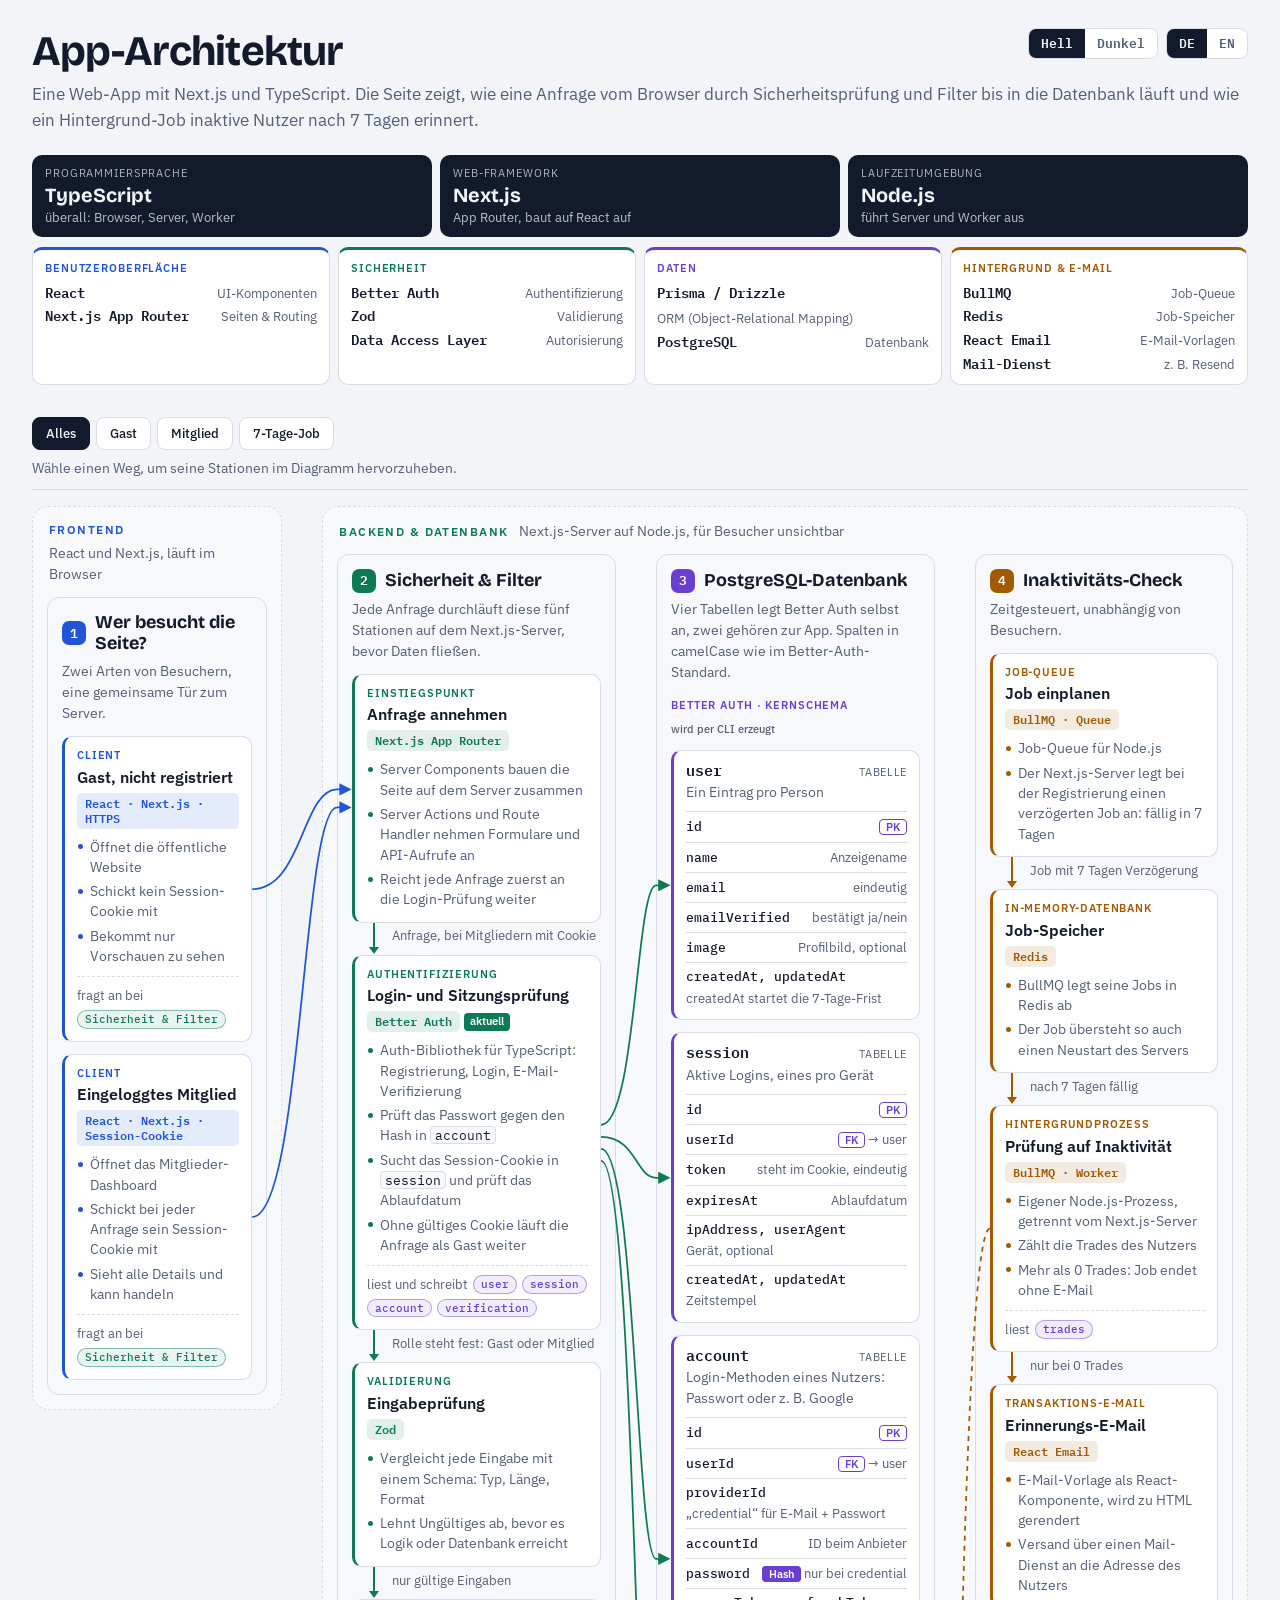
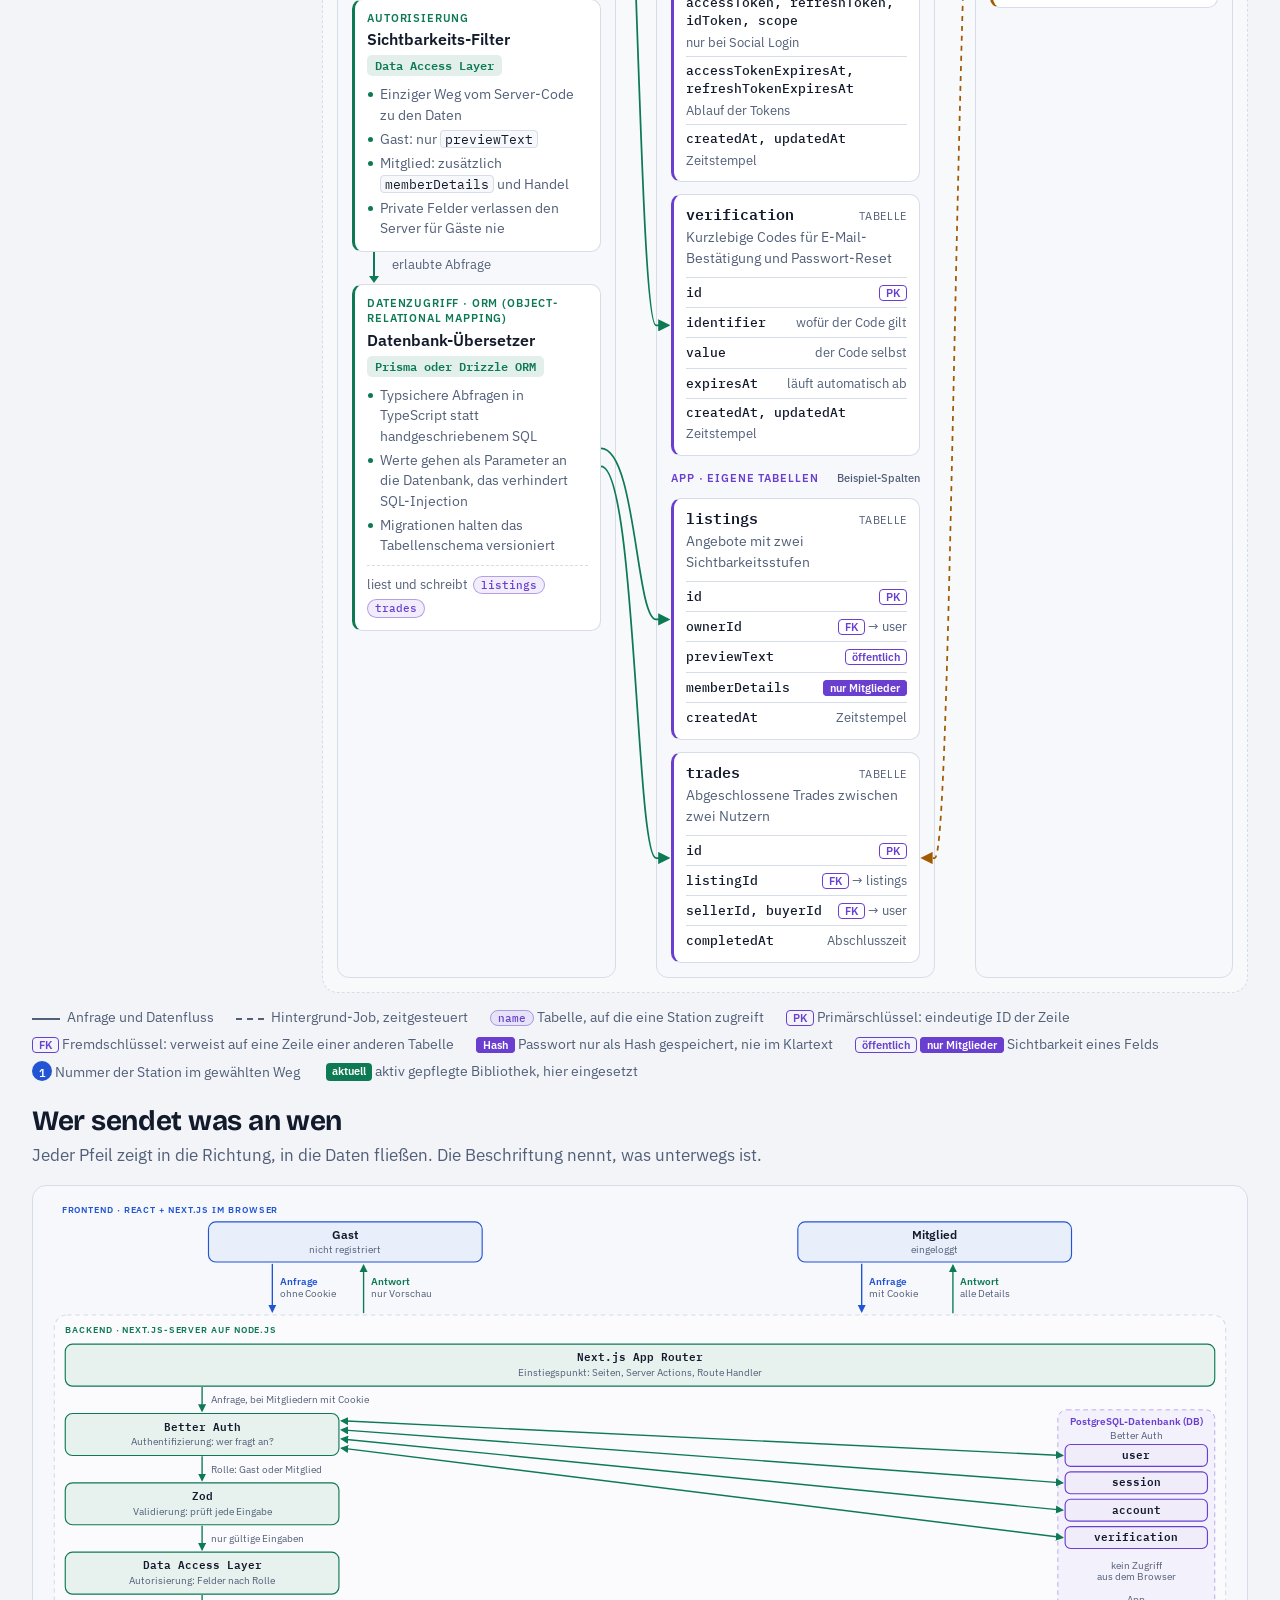
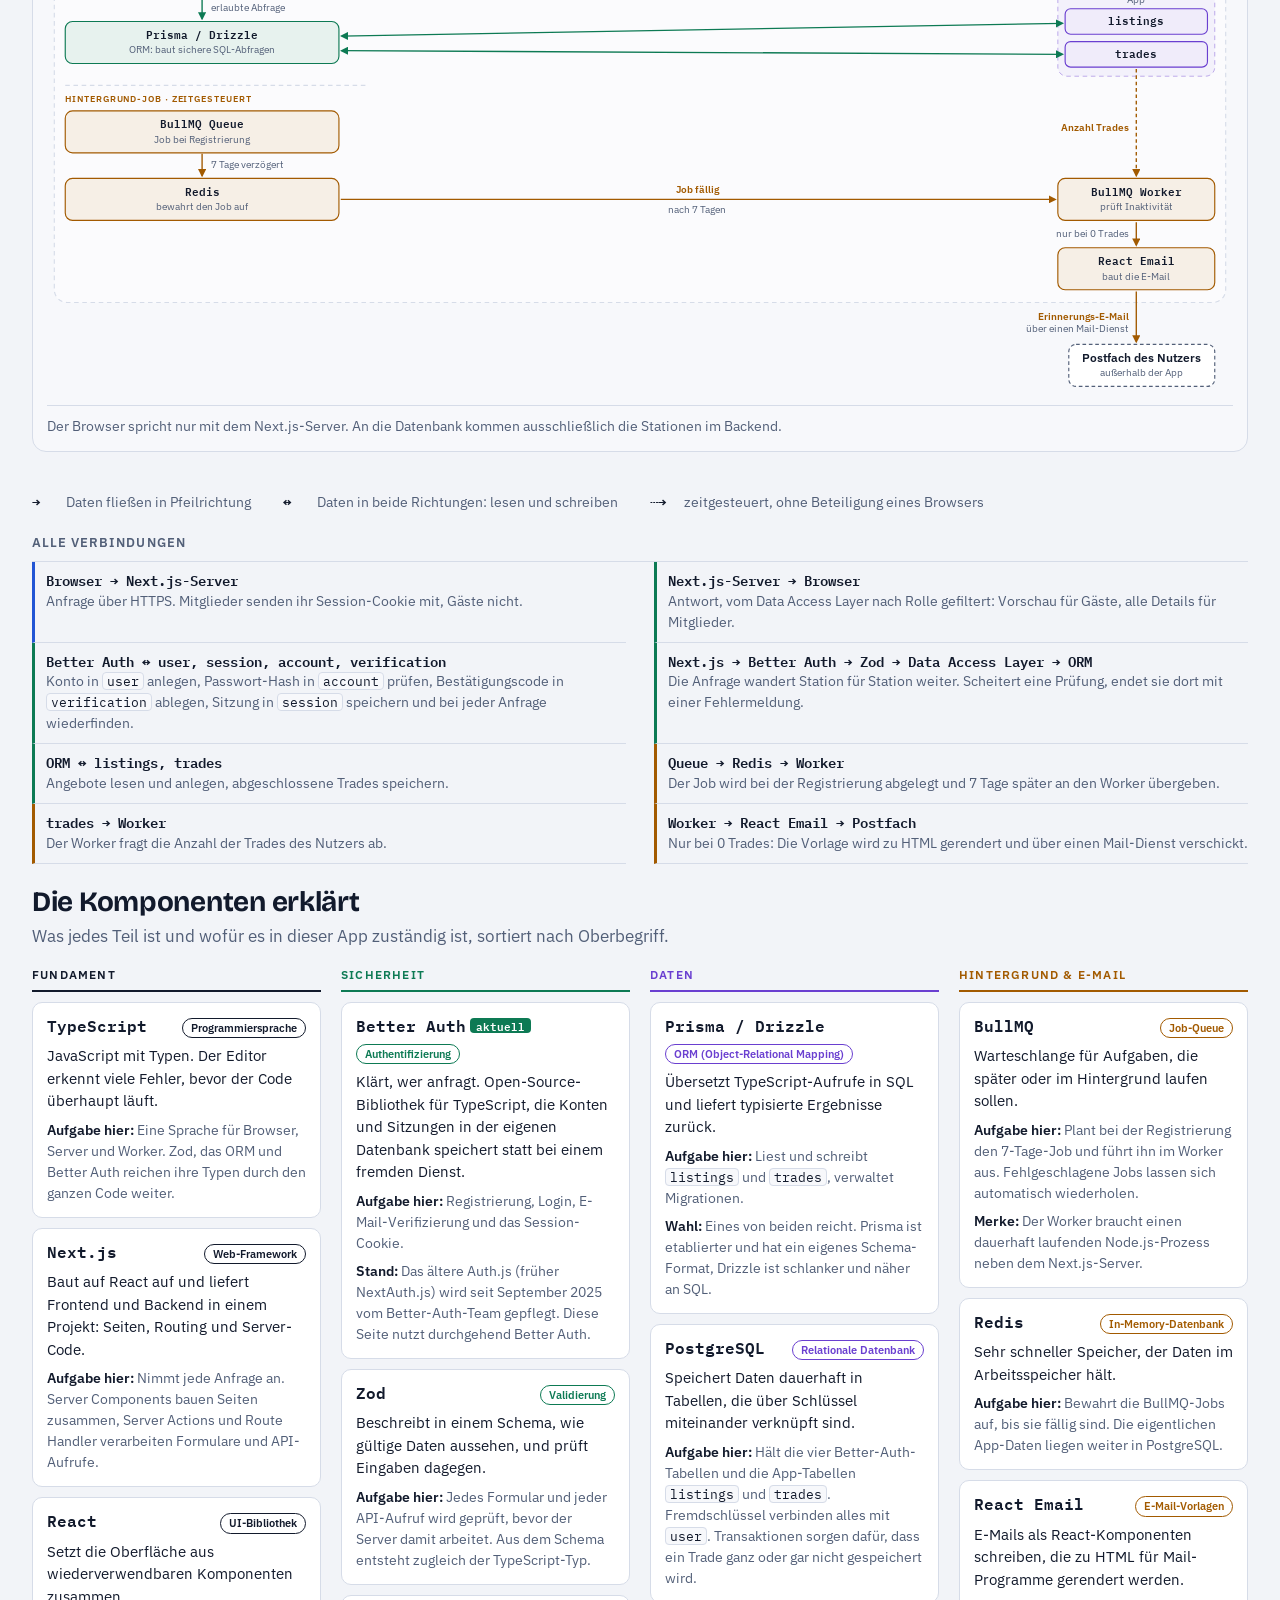
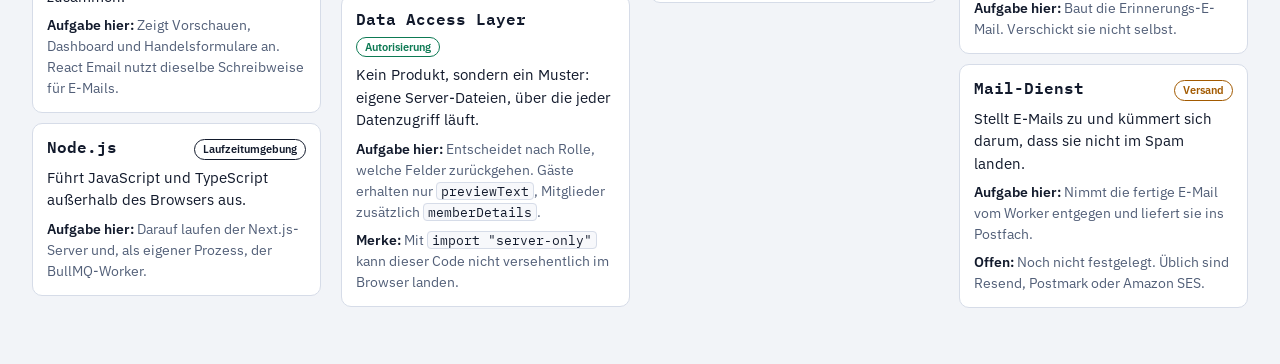
<file: Praesentation/index.html>
<!DOCTYPE html>
<html lang="de">
<head>
<meta charset="utf-8">
<meta name="viewport" content="width=device-width, initial-scale=1">
<title>App-Architektur – Frontend, Backend &amp; Datenbank</title>
<link rel="preconnect" href="https://fonts.googleapis.com">
<link href="https://fonts.googleapis.com/css2?family=Bricolage+Grotesque:opsz,wght@12..96,600..800&amp;family=IBM+Plex+Mono:wght@400;500;600&amp;family=IBM+Plex+Sans:wght@400;500;600&amp;display=swap" rel="stylesheet">
<link rel="stylesheet" href="style.css">
<script>try{var t=localStorage.getItem("arch-theme");if(t==="light"||t==="dark")document.documentElement.setAttribute("data-theme",t)}catch(e){}</script>
</head>
<body>
<div class="page">

<header>
  <div class="tools">
    <div class="seg-sm theme" role="group" aria-label="Farbschema"><button type="button" data-t="light" aria-pressed="false">Hell</button><button type="button" data-t="dark" aria-pressed="false">Dunkel</button></div>
    <div class="seg-sm lang" role="group" aria-label="Sprache / Language"><button type="button" id="l-de" data-l="de" aria-pressed="true">DE</button><button type="button" id="l-en" data-l="en" aria-pressed="false">EN</button></div>
  </div>
  <h1>App-Architektur</h1>
  <p>Eine Web-App mit Next.js und TypeScript. Die Seite zeigt, wie eine Anfrage vom Browser durch Sicherheitsprüfung und Filter bis in die Datenbank läuft und wie ein Hintergrund-Job inaktive Nutzer nach 7 Tagen erinnert.</p>
</header>

<div class="stackbar">
<div class="base" aria-label="Fundament">
  <div class="base-item"><span>Programmiersprache</span><b>TypeScript</b><em>überall: Browser, Server, Worker</em></div>
  <div class="base-item"><span>Web-Framework</span><b>Next.js</b><em>App Router, baut auf React auf</em></div>
  <div class="base-item"><span>Laufzeitumgebung</span><b>Node.js</b><em>führt Server und Worker aus</em></div>
</div>

<div class="groups" aria-label="Tech-Stack nach Oberbegriffen">
  <div class="grp" style="--c:var(--s1)"><h4>Benutzeroberfläche</h4><ul><li><b>React</b><span>UI-Komponenten</span></li><li><b>Next.js App Router</b><span>Seiten &amp; Routing</span></li></ul></div>
  <div class="grp" style="--c:var(--s2)"><h4>Sicherheit</h4><ul><li><b>Better Auth</b><span>Authentifizierung</span></li><li><b>Zod</b><span>Validierung</span></li><li><b>Data Access Layer</b><span>Autorisierung</span></li></ul></div>
  <div class="grp" style="--c:var(--s3)"><h4>Daten</h4><ul><li><b>Prisma / Drizzle</b><span>ORM (Object-Relational Mapping)</span></li><li><b>PostgreSQL</b><span>Datenbank</span></li></ul></div>
  <div class="grp" style="--c:var(--s4)"><h4>Hintergrund &amp; E-Mail</h4><ul><li><b>BullMQ</b><span>Job-Queue</span></li><li><b>Redis</b><span>Job-Speicher</span></li><li><b>React Email</b><span>E-Mail-Vorlagen</span></li><li><b>Mail-Dienst</b><span>z.&nbsp;B. Resend</span></li></ul></div>
</div>
</div>

<section>
  <div class="pathbar">
    <div class="seg" role="group" aria-label="Weg im Diagramm hervorheben">
      <button type="button" id="p-all" data-p="" aria-pressed="true">Alles</button>
      <button type="button" id="p-guest" data-p="guest" aria-pressed="false">Gast</button>
      <button type="button" id="p-member" data-p="member" aria-pressed="false">Mitglied</button>
      <button type="button" id="p-job" data-p="job" aria-pressed="false">7-Tage-Job</button>
    </div>
    <p class="caption" id="caption" aria-live="polite">Wähle einen Weg, um seine Stationen im Diagramm hervorzuheben.</p>
  </div>

  <div class="wrap" id="wrap">
    <svg id="wires" aria-hidden="true">
      <defs>
        <marker id="m1" viewBox="0 0 10 10" refX="8" refY="5" markerWidth="7" markerHeight="7" orient="auto"><path d="M0,0 L10,5 L0,10 z" style="fill:var(--s1)"/></marker>
        <marker id="m2" viewBox="0 0 10 10" refX="8" refY="5" markerWidth="7" markerHeight="7" orient="auto"><path d="M0,0 L10,5 L0,10 z" style="fill:var(--s2)"/></marker>
        <marker id="m4" viewBox="0 0 10 10" refX="8" refY="5" markerWidth="7" markerHeight="7" orient="auto"><path d="M0,0 L10,5 L0,10 z" style="fill:var(--s4)"/></marker>
      </defs>
    </svg>

    <div class="layers">
      <!-- FRONTEND -->
      <section class="layer">
        <div class="layer-title"><b style="color:var(--s1)">Frontend</b><span>React und Next.js, läuft im Browser</span></div>
        <div class="col" style="--c:var(--s1)">
          <h2><span class="num">1</span>Wer besucht die Seite?</h2>
          <p class="col-sub">Zwei Arten von Besuchern, eine gemeinsame Tür zum Server.</p>
          <div class="alt">
            <article class="node" id="guest" data-paths="guest">
              <span class="kat">Client</span>
              <div class="node-head"><span class="step"></span><h3>Gast, nicht registriert</h3></div>
              <span class="tech">React · Next.js · HTTPS</span>
              <ul>
                <li>Öffnet die öffentliche Website</li>
                <li>Schickt kein Session-Cookie mit</li>
                <li>Bekommt nur Vorschauen zu sehen</li>
              </ul>
              <div class="io">fragt an bei <span class="chip to2">Sicherheit &amp; Filter</span></div>
            </article>
            <article class="node" id="member" data-paths="member">
              <span class="kat">Client</span>
              <div class="node-head"><span class="step"></span><h3>Eingeloggtes Mitglied</h3></div>
              <span class="tech">React · Next.js · Session-Cookie</span>
              <ul>
                <li>Öffnet das Mitglieder-Dashboard</li>
                <li>Schickt bei jeder Anfrage sein Session-Cookie mit</li>
                <li>Sieht alle Details und kann handeln</li>
              </ul>
              <div class="io">fragt an bei <span class="chip to2">Sicherheit &amp; Filter</span></div>
            </article>
          </div>
        </div>
      </section>

      <div class="hop stage-hop" style="--c:var(--s1)" data-paths="guest member">HTTPS-Anfrage an den Next.js-Server. Mitglieder senden ihr Session-Cookie mit.</div>

      <!-- BACKEND -->
      <section class="layer">
        <div class="layer-title"><b style="color:var(--s2)">Backend &amp; Datenbank</b><span>Next.js-Server auf Node.js, für Besucher unsichtbar</span></div>
        <div class="be-cols">

          <div class="col" style="--c:var(--s2)">
            <h2><span class="num">2</span>Sicherheit &amp; Filter</h2>
            <p class="col-sub">Jede Anfrage durchläuft diese fünf Stationen auf dem Next.js-Server, bevor Daten fließen.</p>
            <div class="seq">
              <article class="node" id="next" data-paths="guest member">
                <span class="kat">Einstiegspunkt</span>
                <div class="node-head"><span class="step"></span><h3>Anfrage annehmen</h3></div>
                <span class="tech">Next.js App Router</span>
                <ul>
                  <li>Server Components bauen die Seite auf dem Server zusammen</li>
                  <li>Server Actions und Route Handler nehmen Formulare und API-Aufrufe an</li>
                  <li>Reicht jede Anfrage zuerst an die Login-Prüfung weiter</li>
                </ul>
              </article>
              <div class="hop" data-paths="guest member">Anfrage, bei Mitgliedern mit Cookie</div>
              <article class="node" id="auth" data-paths="guest member">
                <span class="kat">Authentifizierung</span>
                <div class="node-head"><span class="step"></span><h3>Login- und Sitzungsprüfung</h3></div>
                <span class="tech">Better Auth</span><span class="badge-now">aktuell</span>
                <ul>
                  <li>Auth-Bibliothek für TypeScript: Registrierung, Login, E-Mail-Verifizierung</li>
                  <li>Prüft das Passwort gegen den Hash in <code>account</code></li>
                  <li>Sucht das Session-Cookie in <code>session</code> und prüft das Ablaufdatum</li>
                  <li>Ohne gültiges Cookie läuft die Anfrage als Gast weiter</li>
                </ul>
                <div class="io">liest und schreibt <span class="chip to3">user</span><span class="chip to3">session</span><span class="chip to3">account</span><span class="chip to3">verification</span></div>
              </article>
              <div class="hop" data-paths="guest member">Rolle steht fest: Gast oder Mitglied</div>
              <article class="node" id="zod" data-paths="guest member">
                <span class="kat">Validierung</span>
                <div class="node-head"><span class="step"></span><h3>Eingabeprüfung</h3></div>
                <span class="tech">Zod</span>
                <ul>
                  <li>Vergleicht jede Eingabe mit einem Schema: Typ, Länge, Format</li>
                  <li>Lehnt Ungültiges ab, bevor es Logik oder Datenbank erreicht</li>
                </ul>
              </article>
              <div class="hop" data-paths="guest member">nur gültige Eingaben</div>
              <article class="node" id="dal" data-paths="guest member">
                <span class="kat">Autorisierung</span>
                <div class="node-head"><span class="step"></span><h3>Sichtbarkeits-Filter</h3></div>
                <span class="tech">Data Access Layer</span>
                <ul>
                  <li>Einziger Weg vom Server-Code zu den Daten</li>
                  <li>Gast: nur <code>previewText</code></li>
                  <li>Mitglied: zusätzlich <code>memberDetails</code> und Handel</li>
                  <li>Private Felder verlassen den Server für Gäste nie</li>
                </ul>
              </article>
              <div class="hop" data-paths="guest member">erlaubte Abfrage</div>
              <article class="node" id="orm" data-paths="guest member">
                <span class="kat">Datenzugriff · ORM (Object-Relational Mapping)</span>
                <div class="node-head"><span class="step"></span><h3>Datenbank-Übersetzer</h3></div>
                <span class="tech">Prisma oder Drizzle ORM</span>
                <ul>
                  <li>Typsichere Abfragen in TypeScript statt handgeschriebenem SQL</li>
                  <li>Werte gehen als Parameter an die Datenbank, das verhindert SQL-Injection</li>
                  <li>Migrationen halten das Tabellenschema versioniert</li>
                </ul>
                <div class="io">liest und schreibt <span class="chip to3">listings</span><span class="chip to3">trades</span></div>
              </article>
            </div>
          </div>

          <div class="hop stage-hop" style="--c:var(--s2)" data-paths="guest member">SQL-Abfragen an die Datenbank</div>

          <div class="col" style="--c:var(--s3)">
            <h2><span class="num">3</span>PostgreSQL-Datenbank</h2>
            <p class="col-sub">Vier Tabellen legt Better Auth selbst an, zwei gehören zur App. Spalten in camelCase wie im Better-Auth-Standard.</p>
            <div class="alt">
              <p class="tgrp">Better Auth · Kernschema <span>wird per CLI erzeugt</span></p>
              <article class="node tbl" id="t-users" data-paths="member">
                <div class="tbl-head"><h3>user</h3><span class="kind">Tabelle</span></div>
                <p class="tbl-desc">Ein Eintrag pro Person</p>
                <dl class="cols">
                  <div><dt>id</dt><dd><span class="tag">PK</span></dd></div>
                  <div><dt>name</dt><dd>Anzeigename</dd></div>
                  <div><dt>email</dt><dd>eindeutig</dd></div>
                  <div><dt>emailVerified</dt><dd>bestätigt ja/nein</dd></div>
                  <div><dt>image</dt><dd>Profilbild, optional</dd></div>
                  <div><dt>createdAt, updatedAt</dt><dd>createdAt startet die 7-Tage-Frist</dd></div>
                </dl>
              </article>
              <article class="node tbl" id="t-sessions" data-paths="member">
                <div class="tbl-head"><h3>session</h3><span class="kind">Tabelle</span></div>
                <p class="tbl-desc">Aktive Logins, eines pro Gerät</p>
                <dl class="cols">
                  <div><dt>id</dt><dd><span class="tag">PK</span></dd></div>
                  <div><dt>userId</dt><dd><span class="tag">FK</span> → user</dd></div>
                  <div><dt>token</dt><dd>steht im Cookie, eindeutig</dd></div>
                  <div><dt>expiresAt</dt><dd>Ablaufdatum</dd></div>
                  <div><dt>ipAddress, userAgent</dt><dd>Gerät, optional</dd></div>
                  <div><dt>createdAt, updatedAt</dt><dd>Zeitstempel</dd></div>
                </dl>
              </article>
              <article class="node tbl" id="t-account" data-paths="member">
                <div class="tbl-head"><h3>account</h3><span class="kind">Tabelle</span></div>
                <p class="tbl-desc">Login-Methoden eines Nutzers: Passwort oder z.&nbsp;B. Google</p>
                <dl class="cols">
                  <div><dt>id</dt><dd><span class="tag">PK</span></dd></div>
                  <div><dt>userId</dt><dd><span class="tag">FK</span> → user</dd></div>
                  <div><dt>providerId</dt><dd>„credential“ für E-Mail + Passwort</dd></div>
                  <div><dt>accountId</dt><dd>ID beim Anbieter</dd></div>
                  <div><dt>password</dt><dd><span class="tag priv">Hash</span> nur bei credential</dd></div>
                  <div><dt>accessToken, refreshToken, idToken, scope</dt><dd>nur bei Social Login</dd></div>
                  <div><dt>accessTokenExpiresAt, refreshTokenExpiresAt</dt><dd>Ablauf der Tokens</dd></div>
                  <div><dt>createdAt, updatedAt</dt><dd>Zeitstempel</dd></div>
                </dl>
              </article>
              <article class="node tbl" id="t-verification" data-paths="member">
                <div class="tbl-head"><h3>verification</h3><span class="kind">Tabelle</span></div>
                <p class="tbl-desc">Kurzlebige Codes für E-Mail-Bestätigung und Passwort-Reset</p>
                <dl class="cols">
                  <div><dt>id</dt><dd><span class="tag">PK</span></dd></div>
                  <div><dt>identifier</dt><dd>wofür der Code gilt</dd></div>
                  <div><dt>value</dt><dd>der Code selbst</dd></div>
                  <div><dt>expiresAt</dt><dd>läuft automatisch ab</dd></div>
                  <div><dt>createdAt, updatedAt</dt><dd>Zeitstempel</dd></div>
                </dl>
              </article>

              <p class="tgrp">App · eigene Tabellen <span>Beispiel-Spalten</span></p>
              <article class="node tbl" id="t-listings" data-paths="guest member">
                <div class="tbl-head"><h3>listings</h3><span class="kind">Tabelle</span></div>
                <p class="tbl-desc">Angebote mit zwei Sichtbarkeitsstufen</p>
                <dl class="cols">
                  <div><dt>id</dt><dd><span class="tag">PK</span></dd></div>
                  <div><dt>ownerId</dt><dd><span class="tag">FK</span> → user</dd></div>
                  <div><dt>previewText</dt><dd><span class="tag">öffentlich</span></dd></div>
                  <div><dt>memberDetails</dt><dd><span class="tag priv">nur Mitglieder</span></dd></div>
                  <div><dt>createdAt</dt><dd>Zeitstempel</dd></div>
                </dl>
              </article>
              <article class="node tbl" id="t-trades" data-paths="member job">
                <div class="tbl-head"><h3>trades</h3><span class="kind">Tabelle</span></div>
                <p class="tbl-desc">Abgeschlossene Trades zwischen zwei Nutzern</p>
                <dl class="cols">
                  <div><dt>id</dt><dd><span class="tag">PK</span></dd></div>
                  <div><dt>listingId</dt><dd><span class="tag">FK</span> → listings</dd></div>
                  <div><dt>sellerId, buyerId</dt><dd><span class="tag">FK</span> → user</dd></div>
                  <div><dt>completedAt</dt><dd>Abschlusszeit</dd></div>
                </dl>
              </article>
            </div>
          </div>

          <div class="hop up stage-hop" style="--c:var(--s4)" data-paths="job">Der Worker zählt die Einträge in trades. Er läuft im Hintergrund, ohne Browser.</div>

          <div class="col" style="--c:var(--s4)">
            <h2><span class="num">4</span>Inaktivitäts-Check</h2>
            <p class="col-sub">Zeitgesteuert, unabhängig von Besuchern.</p>
            <div class="seq">
              <article class="node" id="queue" data-paths="job">
                <span class="kat">Job-Queue</span>
                <div class="node-head"><span class="step"></span><h3>Job einplanen</h3></div>
                <span class="tech">BullMQ · Queue</span>
                <ul>
                  <li>Job-Queue für Node.js</li>
                  <li>Der Next.js-Server legt bei der Registrierung einen verzögerten Job an: fällig in 7 Tagen</li>
                </ul>
              </article>
              <div class="hop" data-paths="job">Job mit 7 Tagen Verzögerung</div>
              <article class="node" id="redis" data-paths="job">
                <span class="kat">In-Memory-Datenbank</span>
                <div class="node-head"><span class="step"></span><h3>Job-Speicher</h3></div>
                <span class="tech">Redis</span>
                <ul>
                  <li>BullMQ legt seine Jobs in Redis ab</li>
                  <li>Der Job übersteht so auch einen Neustart des Servers</li>
                </ul>
              </article>
              <div class="hop" data-paths="job">nach 7 Tagen fällig</div>
              <article class="node" id="worker" data-paths="job">
                <span class="kat">Hintergrundprozess</span>
                <div class="node-head"><span class="step"></span><h3>Prüfung auf Inaktivität</h3></div>
                <span class="tech">BullMQ · Worker</span>
                <ul>
                  <li>Eigener Node.js-Prozess, getrennt vom Next.js-Server</li>
                  <li>Zählt die Trades des Nutzers</li>
                  <li>Mehr als 0 Trades: Job endet ohne E-Mail</li>
                </ul>
                <div class="io">liest <span class="chip to3">trades</span></div>
              </article>
              <div class="hop" data-paths="job">nur bei 0 Trades</div>
              <article class="node" id="mail" data-paths="job">
                <span class="kat">Transaktions-E-Mail</span>
                <div class="node-head"><span class="step"></span><h3>Erinnerungs-E-Mail</h3></div>
                <span class="tech">React Email</span>
                <ul>
                  <li>E-Mail-Vorlage als React-Komponente, wird zu HTML gerendert</li>
                  <li>Versand über einen Mail-Dienst an die Adresse des Nutzers</li>
                </ul>
              </article>
            </div>
          </div>

        </div>
      </section>
    </div>
  </div>

  <div class="legend">
    <span class="wide"><i></i>Anfrage und Datenfluss</span>
    <span class="wide"><i class="d"></i>Hintergrund-Job, zeitgesteuert</span>
    <span><span class="chip to3">name</span> Tabelle, auf die eine Station zugreift</span>
    <span style="--c:var(--s3)"><span class="tag">PK</span> Primärschlüssel: eindeutige ID der Zeile</span>
    <span style="--c:var(--s3)"><span class="tag">FK</span> Fremdschlüssel: verweist auf eine Zeile einer anderen Tabelle</span>
    <span style="--c:var(--s3)"><span class="tag priv">Hash</span> Passwort nur als Hash gespeichert, nie im Klartext</span>
    <span style="--c:var(--s3)"><span class="tag">öffentlich</span> <span class="tag priv">nur Mitglieder</span> Sichtbarkeit eines Felds</span>
    <span><span class="step" style="--c:var(--s1)">1</span> Nummer der Station im gewählten Weg</span>
    <span><span class="badge-now">aktuell</span> aktiv gepflegte Bibliothek, hier eingesetzt</span>
  </div>
</section>

<section>
  <h2 class="sec-title">Wer sendet was an wen</h2>
  <p class="sec-lead">Jeder Pfeil zeigt in die Richtung, in die Daten fließen. Die Beschriftung nennt, was unterwegs ist.</p>

  <div class="connect">
    <figure class="fig">
      <svg viewBox="0 0 1300 872" role="img" aria-label="Verbindungen zwischen Browser, dem Next.js-Server mit seinen Stationen, der PostgreSQL-Datenbank und dem Hintergrund-Job. Der Browser spricht nur mit dem Server, nie direkt mit der Datenbank.">
        <defs>
          <marker id="e1" viewBox="0 0 10 10" refX="8" refY="5" markerWidth="6" markerHeight="6" orient="auto-start-reverse"><path d="M0,0 L10,5 L0,10 z" class="f1"/></marker>
          <marker id="e2" viewBox="0 0 10 10" refX="8" refY="5" markerWidth="6" markerHeight="6" orient="auto-start-reverse"><path d="M0,0 L10,5 L0,10 z" class="f2"/></marker>
          <marker id="e4" viewBox="0 0 10 10" refX="8" refY="5" markerWidth="6" markerHeight="6" orient="auto-start-reverse"><path d="M0,0 L10,5 L0,10 z" class="f4"/></marker>
        </defs>

        <!-- Frontend -->
        <text class="g-layer f1" x="16" y="14">FRONTEND · REACT + NEXT.JS IM BROWSER</text>
        <rect class="g-box k1" x="177" y="24" width="300" height="44" rx="8"/>
        <text class="g-title" x="327" y="43" text-anchor="middle">Gast</text>
        <text class="g-sub" x="327" y="58" text-anchor="middle">nicht registriert</text>
        <rect class="g-box k1" x="823" y="24" width="300" height="44" rx="8"/>
        <text class="g-title" x="973" y="43" text-anchor="middle">Mitglied</text>
        <text class="g-sub" x="973" y="58" text-anchor="middle">eingeloggt</text>

        <!-- Browser <-> Server -->
        <line class="a a1" x1="247" y1="70" x2="247" y2="122" marker-end="url(#e1)"/>
        <text class="g-lab f1" x="255" y="93">Anfrage</text>
        <text class="g-sub" x="255" y="106">ohne Cookie</text>
        <line class="a a2" x1="347" y1="124" x2="347" y2="72" marker-end="url(#e2)"/>
        <text class="g-lab f2" x="355" y="93">Antwort</text>
        <text class="g-sub" x="355" y="106">nur Vorschau</text>
        <line class="a a1" x1="893" y1="70" x2="893" y2="122" marker-end="url(#e1)"/>
        <text class="g-lab f1" x="901" y="93">Anfrage</text>
        <text class="g-sub" x="901" y="106">mit Cookie</text>
        <line class="a a2" x1="993" y1="124" x2="993" y2="72" marker-end="url(#e2)"/>
        <text class="g-lab f2" x="1001" y="93">Antwort</text>
        <text class="g-sub" x="1001" y="106">alle Details</text>

        <!-- Backend-Rahmen -->
        <rect class="g-frame" x="8" y="126" width="1284" height="644" rx="14"/>
        <text class="g-layer f2" x="20" y="146">BACKEND · NEXT.JS-SERVER AUF NODE.JS</text>

        <!-- Einstiegspunkt -->
        <rect class="g-box k2" x="20" y="158" width="1260" height="46" rx="8"/>
        <text class="g-name" x="650" y="177" text-anchor="middle">Next.js App Router</text>
        <text class="g-sub" x="650" y="193" text-anchor="middle">Einstiegspunkt: Seiten, Server Actions, Route Handler</text>
        <line class="a a2" x1="170" y1="205" x2="170" y2="231" marker-end="url(#e2)"/>
        <text class="g-sub" x="180" y="223">Anfrage, bei Mitgliedern mit Cookie</text>

        <g transform="translate(0,76)">

        <!-- Datenbank -->
        <rect class="g-db" x="1108" y="154" width="172" height="292" rx="10"/>
        <text class="g-lab f3" x="1194" y="171" text-anchor="middle">PostgreSQL-Datenbank (DB)</text>
        <text class="g-sub" x="1194" y="186" text-anchor="middle">Better Auth</text>
        <rect class="g-box k3" x="1116" y="192" width="156" height="24" rx="6"/>
        <text class="g-name" x="1194" y="208" text-anchor="middle">user</text>
        <rect class="g-box k3" x="1116" y="222" width="156" height="24" rx="6"/>
        <text class="g-name" x="1194" y="238" text-anchor="middle">session</text>
        <rect class="g-box k3" x="1116" y="252" width="156" height="24" rx="6"/>
        <text class="g-name" x="1194" y="268" text-anchor="middle">account</text>
        <rect class="g-box k3" x="1116" y="282" width="156" height="24" rx="6"/>
        <text class="g-name" x="1194" y="298" text-anchor="middle">verification</text>
        <text class="g-sub" x="1194" y="328" text-anchor="middle">kein Zugriff</text>
        <text class="g-sub" x="1194" y="341" text-anchor="middle">aus dem Browser</text>
        <text class="g-sub" x="1194" y="366" text-anchor="middle">App</text>
        <rect class="g-box k3" x="1116" y="372" width="156" height="28" rx="6"/>
        <text class="g-name" x="1194" y="390" text-anchor="middle">listings</text>
        <rect class="g-box k3" x="1116" y="408" width="156" height="28" rx="6"/>
        <text class="g-name" x="1194" y="426" text-anchor="middle">trades</text>

        <!-- Better Auth <-> eigene Tabellen -->
        <line class="a a2" x1="323" y1="166" x2="1113" y2="204" marker-start="url(#e2)" marker-end="url(#e2)"/>
        <line class="a a2" x1="323" y1="176" x2="1113" y2="234" marker-start="url(#e2)" marker-end="url(#e2)"/>
        <line class="a a2" x1="323" y1="186" x2="1113" y2="264" marker-start="url(#e2)" marker-end="url(#e2)"/>
        <line class="a a2" x1="323" y1="196" x2="1113" y2="294" marker-start="url(#e2)" marker-end="url(#e2)"/>

        <!-- Vier Stationen -->
        <rect class="g-box k2" x="20" y="158" width="300" height="46" rx="8"/>
        <text class="g-name" x="170" y="177" text-anchor="middle">Better Auth</text>
        <text class="g-sub" x="170" y="193" text-anchor="middle">Authentifizierung: wer fragt an?</text>
        <line class="a a2" x1="170" y1="205" x2="170" y2="231" marker-end="url(#e2)"/>
        <text class="g-sub" x="180" y="223">Rolle: Gast oder Mitglied</text>

        <rect class="g-box k2" x="20" y="234" width="300" height="46" rx="8"/>
        <text class="g-name" x="170" y="253" text-anchor="middle">Zod</text>
        <text class="g-sub" x="170" y="269" text-anchor="middle">Validierung: prüft jede Eingabe</text>
        <line class="a a2" x1="170" y1="281" x2="170" y2="307" marker-end="url(#e2)"/>
        <text class="g-sub" x="180" y="299">nur gültige Eingaben</text>

        <rect class="g-box k2" x="20" y="310" width="300" height="46" rx="8"/>
        <text class="g-name" x="170" y="329" text-anchor="middle">Data Access Layer</text>
        <text class="g-sub" x="170" y="345" text-anchor="middle">Autorisierung: Felder nach Rolle</text>
        <line class="a a2" x1="170" y1="357" x2="170" y2="383" marker-end="url(#e2)"/>
        <text class="g-sub" x="180" y="375">erlaubte Abfrage</text>

        <rect class="g-box k2" x="20" y="386" width="300" height="46" rx="8"/>
        <text class="g-name" x="170" y="405" text-anchor="middle">Prisma / Drizzle</text>
        <text class="g-sub" x="170" y="421" text-anchor="middle">ORM: baut sichere SQL-Abfragen</text>

        <!-- Server <-> Datenbank -->
        <line class="a a2" x1="323" y1="402" x2="1113" y2="388" marker-start="url(#e2)" marker-end="url(#e2)"/>
        <line class="a a2" x1="323" y1="418" x2="1113" y2="422" marker-start="url(#e2)" marker-end="url(#e2)"/>

        <!-- Hintergrund-Job -->
        <line class="g-div" x1="20" y1="456" x2="350" y2="456"/>
        <text class="g-layer f4" x="20" y="474">HINTERGRUND-JOB · ZEITGESTEUERT</text>

        <rect class="g-box k4" x="20" y="484" width="300" height="46" rx="8"/>
        <text class="g-name" x="170" y="503" text-anchor="middle">BullMQ Queue</text>
        <text class="g-sub" x="170" y="519" text-anchor="middle">Job bei Registrierung</text>
        <line class="a a4" x1="170" y1="531" x2="170" y2="555" marker-end="url(#e4)"/>
        <text class="g-sub" x="180" y="547">7 Tage verzögert</text>

        <rect class="g-box k4" x="20" y="558" width="300" height="46" rx="8"/>
        <text class="g-name" x="170" y="577" text-anchor="middle">Redis</text>
        <text class="g-sub" x="170" y="593" text-anchor="middle">bewahrt den Job auf</text>

        <line class="a a4" x1="322" y1="581" x2="1105" y2="581" marker-end="url(#e4)"/>
        <text class="g-lab f4" x="713" y="574" text-anchor="middle">Job fällig</text>
        <text class="g-sub" x="713" y="596" text-anchor="middle">nach 7 Tagen</text>

        <rect class="g-box k4" x="1108" y="558" width="172" height="46" rx="8"/>
        <text class="g-name" x="1194" y="577" text-anchor="middle">BullMQ Worker</text>
        <text class="g-sub" x="1194" y="593" text-anchor="middle">prüft Inaktivität</text>

        <line class="a a4" x1="1194" y1="438" x2="1194" y2="555" stroke-dasharray="4 3" marker-end="url(#e4)"/>
        <text class="g-lab f4" x="1186" y="506" text-anchor="end">Anzahl Trades</text>

        <line class="a a4" x1="1194" y1="606" x2="1194" y2="631" marker-end="url(#e4)"/>
        <text class="g-sub" x="1186" y="622" text-anchor="end">nur bei 0 Trades</text>

        <rect class="g-box k4" x="1108" y="634" width="172" height="46" rx="8"/>
        <text class="g-name" x="1194" y="653" text-anchor="middle">React Email</text>
        <text class="g-sub" x="1194" y="669" text-anchor="middle">baut die E-Mail</text>

        <line class="a a4" x1="1194" y1="682" x2="1194" y2="737" marker-end="url(#e4)"/>
        <text class="g-lab f4" x="1186" y="713" text-anchor="end">Erinnerungs-E-Mail</text>
        <text class="g-sub" x="1186" y="726" text-anchor="end">über einen Mail-Dienst</text>

        <!-- Außerhalb -->
        <rect class="g-box k0" x="1120" y="740" width="160" height="46" rx="8"/>
        <text class="g-title" x="1200" y="759" text-anchor="middle">Postfach des Nutzers</text>
        <text class="g-sub" x="1200" y="775" text-anchor="middle">außerhalb der App</text>
        </g>
      </svg>
      <figcaption>Der Browser spricht nur mit dem Next.js-Server. An die Datenbank kommen ausschließlich die Stationen im Backend.</figcaption>
    </figure>

    <div class="links">
      <ul class="key">
        <li><b>→</b>Daten fließen in Pfeilrichtung</li>
        <li><b>↔</b>Daten in beide Richtungen: lesen und schreiben</li>
        <li><b>┄→</b>zeitgesteuert, ohne Beteiligung eines Browsers</li>
      </ul>
      <h3>Alle Verbindungen</h3>
      <dl>
        <div style="--c:var(--s1)"><dt>Browser → Next.js-Server</dt><dd>Anfrage über HTTPS. Mitglieder senden ihr Session-Cookie mit, Gäste nicht.</dd></div>
        <div style="--c:var(--s2)"><dt>Next.js-Server → Browser</dt><dd>Antwort, vom Data Access Layer nach Rolle gefiltert: Vorschau für Gäste, alle Details für Mitglieder.</dd></div>
        <div style="--c:var(--s2)"><dt>Better Auth ↔ user, session, account, verification</dt><dd>Konto in <code>user</code> anlegen, Passwort-Hash in <code>account</code> prüfen, Bestätigungscode in <code>verification</code> ablegen, Sitzung in <code>session</code> speichern und bei jeder Anfrage wiederfinden.</dd></div>
        <div style="--c:var(--s2)"><dt>Next.js → Better Auth → Zod → Data Access Layer → ORM</dt><dd>Die Anfrage wandert Station für Station weiter. Scheitert eine Prüfung, endet sie dort mit einer Fehlermeldung.</dd></div>
        <div style="--c:var(--s2)"><dt>ORM ↔ listings, trades</dt><dd>Angebote lesen und anlegen, abgeschlossene Trades speichern.</dd></div>
        <div style="--c:var(--s4)"><dt>Queue → Redis → Worker</dt><dd>Der Job wird bei der Registrierung abgelegt und 7 Tage später an den Worker übergeben.</dd></div>
        <div style="--c:var(--s4)"><dt>trades → Worker</dt><dd>Der Worker fragt die Anzahl der Trades des Nutzers ab.</dd></div>
        <div style="--c:var(--s4)"><dt>Worker → React Email → Postfach</dt><dd>Nur bei 0 Trades: Die Vorlage wird zu HTML gerendert und über einen Mail-Dienst verschickt.</dd></div>
      </dl>
    </div>
  </div>
</section>

<section>
  <h2 class="sec-title">Die Komponenten erklärt</h2>
  <p class="sec-lead">Was jedes Teil ist und wofür es in dieser App zuständig ist, sortiert nach Oberbegriff.</p>

  <div class="gloss">
    <div class="gloss-grp" style="--c:var(--ink)">
      <h3>Fundament</h3>
      <div class="gloss-grid">
        <article class="card">
          <div class="card-head"><h4>TypeScript</h4><span class="role">Programmiersprache</span></div>
          <p>JavaScript mit Typen. Der Editor erkennt viele Fehler, bevor der Code überhaupt läuft.</p>
          <div class="row"><b>Aufgabe hier:</b> Eine Sprache für Browser, Server und Worker. Zod, das ORM und Better Auth reichen ihre Typen durch den ganzen Code weiter.</div>
        </article>
        <article class="card">
          <div class="card-head"><h4>Next.js</h4><span class="role">Web-Framework</span></div>
          <p>Baut auf React auf und liefert Frontend und Backend in einem Projekt: Seiten, Routing und Server-Code.</p>
          <div class="row"><b>Aufgabe hier:</b> Nimmt jede Anfrage an. Server Components bauen Seiten zusammen, Server Actions und Route Handler verarbeiten Formulare und API-Aufrufe.</div>
        </article>
        <article class="card">
          <div class="card-head"><h4>React</h4><span class="role">UI-Bibliothek</span></div>
          <p>Setzt die Oberfläche aus wiederverwendbaren Komponenten zusammen.</p>
          <div class="row"><b>Aufgabe hier:</b> Zeigt Vorschauen, Dashboard und Handelsformulare an. React Email nutzt dieselbe Schreibweise für E-Mails.</div>
        </article>
        <article class="card">
          <div class="card-head"><h4>Node.js</h4><span class="role">Laufzeitumgebung</span></div>
          <p>Führt JavaScript und TypeScript außerhalb des Browsers aus.</p>
          <div class="row"><b>Aufgabe hier:</b> Darauf laufen der Next.js-Server und, als eigener Prozess, der BullMQ-Worker.</div>
        </article>
      </div>
    </div>

    <div class="gloss-grp" style="--c:var(--s2)">
      <h3>Sicherheit</h3>
      <div class="gloss-grid">
        <article class="card">
          <div class="card-head"><h4>Better Auth<span class="badge-now">aktuell</span></h4><span class="role">Authentifizierung</span></div>
          <p>Klärt, wer anfragt. Open-Source-Bibliothek für TypeScript, die Konten und Sitzungen in der eigenen Datenbank speichert statt bei einem fremden Dienst.</p>
          <div class="row"><b>Aufgabe hier:</b> Registrierung, Login, E-Mail-Verifizierung und das Session-Cookie.</div>
          <div class="row"><b>Stand:</b> Das ältere Auth.js (früher NextAuth.js) wird seit September 2025 vom Better-Auth-Team gepflegt. Diese Seite nutzt durchgehend Better Auth.</div>
        </article>
        <article class="card">
          <div class="card-head"><h4>Zod</h4><span class="role">Validierung</span></div>
          <p>Beschreibt in einem Schema, wie gültige Daten aussehen, und prüft Eingaben dagegen.</p>
          <div class="row"><b>Aufgabe hier:</b> Jedes Formular und jeder API-Aufruf wird geprüft, bevor der Server damit arbeitet. Aus dem Schema entsteht zugleich der TypeScript-Typ.</div>
        </article>
        <article class="card">
          <div class="card-head"><h4>Data Access Layer</h4><span class="role">Autorisierung</span></div>
          <p>Kein Produkt, sondern ein Muster: eigene Server-Dateien, über die jeder Datenzugriff läuft.</p>
          <div class="row"><b>Aufgabe hier:</b> Entscheidet nach Rolle, welche Felder zurückgehen. Gäste erhalten nur <code>previewText</code>, Mitglieder zusätzlich <code>memberDetails</code>.</div>
          <div class="row"><b>Merke:</b> Mit <code>import "server-only"</code> kann dieser Code nicht versehentlich im Browser landen.</div>
        </article>
      </div>
    </div>

    <div class="gloss-grp" style="--c:var(--s3)">
      <h3>Daten</h3>
      <div class="gloss-grid">
        <article class="card">
          <div class="card-head"><h4>Prisma / Drizzle</h4><span class="role">ORM (Object-Relational Mapping)</span></div>
          <p>Übersetzt TypeScript-Aufrufe in SQL und liefert typisierte Ergebnisse zurück.</p>
          <div class="row"><b>Aufgabe hier:</b> Liest und schreibt <code>listings</code> und <code>trades</code>, verwaltet Migrationen.</div>
          <div class="row"><b>Wahl:</b> Eines von beiden reicht. Prisma ist etablierter und hat ein eigenes Schema-Format, Drizzle ist schlanker und näher an SQL.</div>
        </article>
        <article class="card">
          <div class="card-head"><h4>PostgreSQL</h4><span class="role">Relationale Datenbank</span></div>
          <p>Speichert Daten dauerhaft in Tabellen, die über Schlüssel miteinander verknüpft sind.</p>
          <div class="row"><b>Aufgabe hier:</b> Hält die vier Better-Auth-Tabellen und die App-Tabellen <code>listings</code> und <code>trades</code>. Fremdschlüssel verbinden alles mit <code>user</code>. Transaktionen sorgen dafür, dass ein Trade ganz oder gar nicht gespeichert wird.</div>
        </article>
      </div>
    </div>

    <div class="gloss-grp" style="--c:var(--s4)">
      <h3>Hintergrund &amp; E-Mail</h3>
      <div class="gloss-grid">
        <article class="card">
          <div class="card-head"><h4>BullMQ</h4><span class="role">Job-Queue</span></div>
          <p>Warteschlange für Aufgaben, die später oder im Hintergrund laufen sollen.</p>
          <div class="row"><b>Aufgabe hier:</b> Plant bei der Registrierung den 7-Tage-Job und führt ihn im Worker aus. Fehlgeschlagene Jobs lassen sich automatisch wiederholen.</div>
          <div class="row"><b>Merke:</b> Der Worker braucht einen dauerhaft laufenden Node.js-Prozess neben dem Next.js-Server.</div>
        </article>
        <article class="card">
          <div class="card-head"><h4>Redis</h4><span class="role">In-Memory-Datenbank</span></div>
          <p>Sehr schneller Speicher, der Daten im Arbeitsspeicher hält.</p>
          <div class="row"><b>Aufgabe hier:</b> Bewahrt die BullMQ-Jobs auf, bis sie fällig sind. Die eigentlichen App-Daten liegen weiter in PostgreSQL.</div>
        </article>
        <article class="card">
          <div class="card-head"><h4>React Email</h4><span class="role">E-Mail-Vorlagen</span></div>
          <p>E-Mails als React-Komponenten schreiben, die zu HTML für Mail-Programme gerendert werden.</p>
          <div class="row"><b>Aufgabe hier:</b> Baut die Erinnerungs-E-Mail. Verschickt sie nicht selbst.</div>
        </article>
        <article class="card">
          <div class="card-head"><h4>Mail-Dienst</h4><span class="role">Versand</span></div>
          <p>Stellt E-Mails zu und kümmert sich darum, dass sie nicht im Spam landen.</p>
          <div class="row"><b>Aufgabe hier:</b> Nimmt die fertige E-Mail vom Worker entgegen und liefert sie ins Postfach.</div>
          <div class="row"><b>Offen:</b> Noch nicht festgelegt. Üblich sind Resend, Postmark oder Amazon SES.</div>
        </article>
      </div>
    </div>
  </div>
</section>



</div>

<script src="script.js"></script>
</body>
</html>
</file>
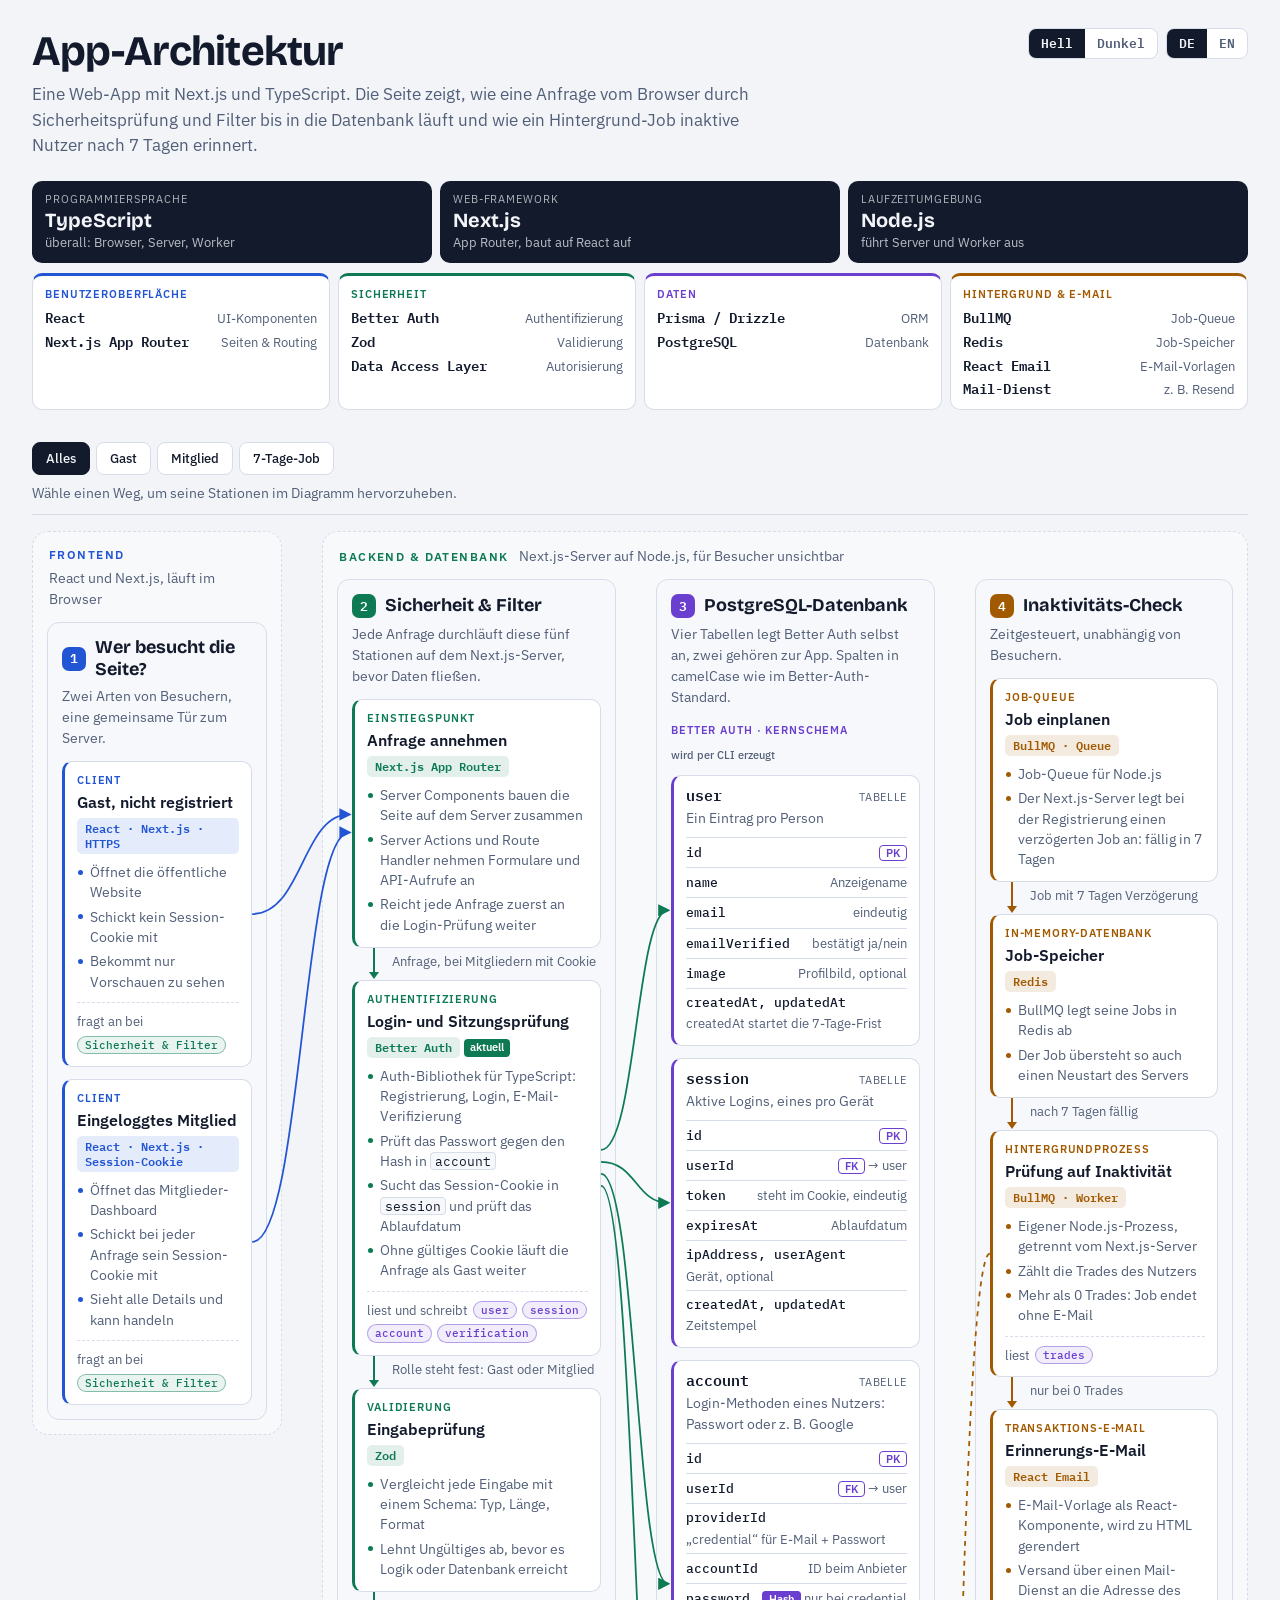
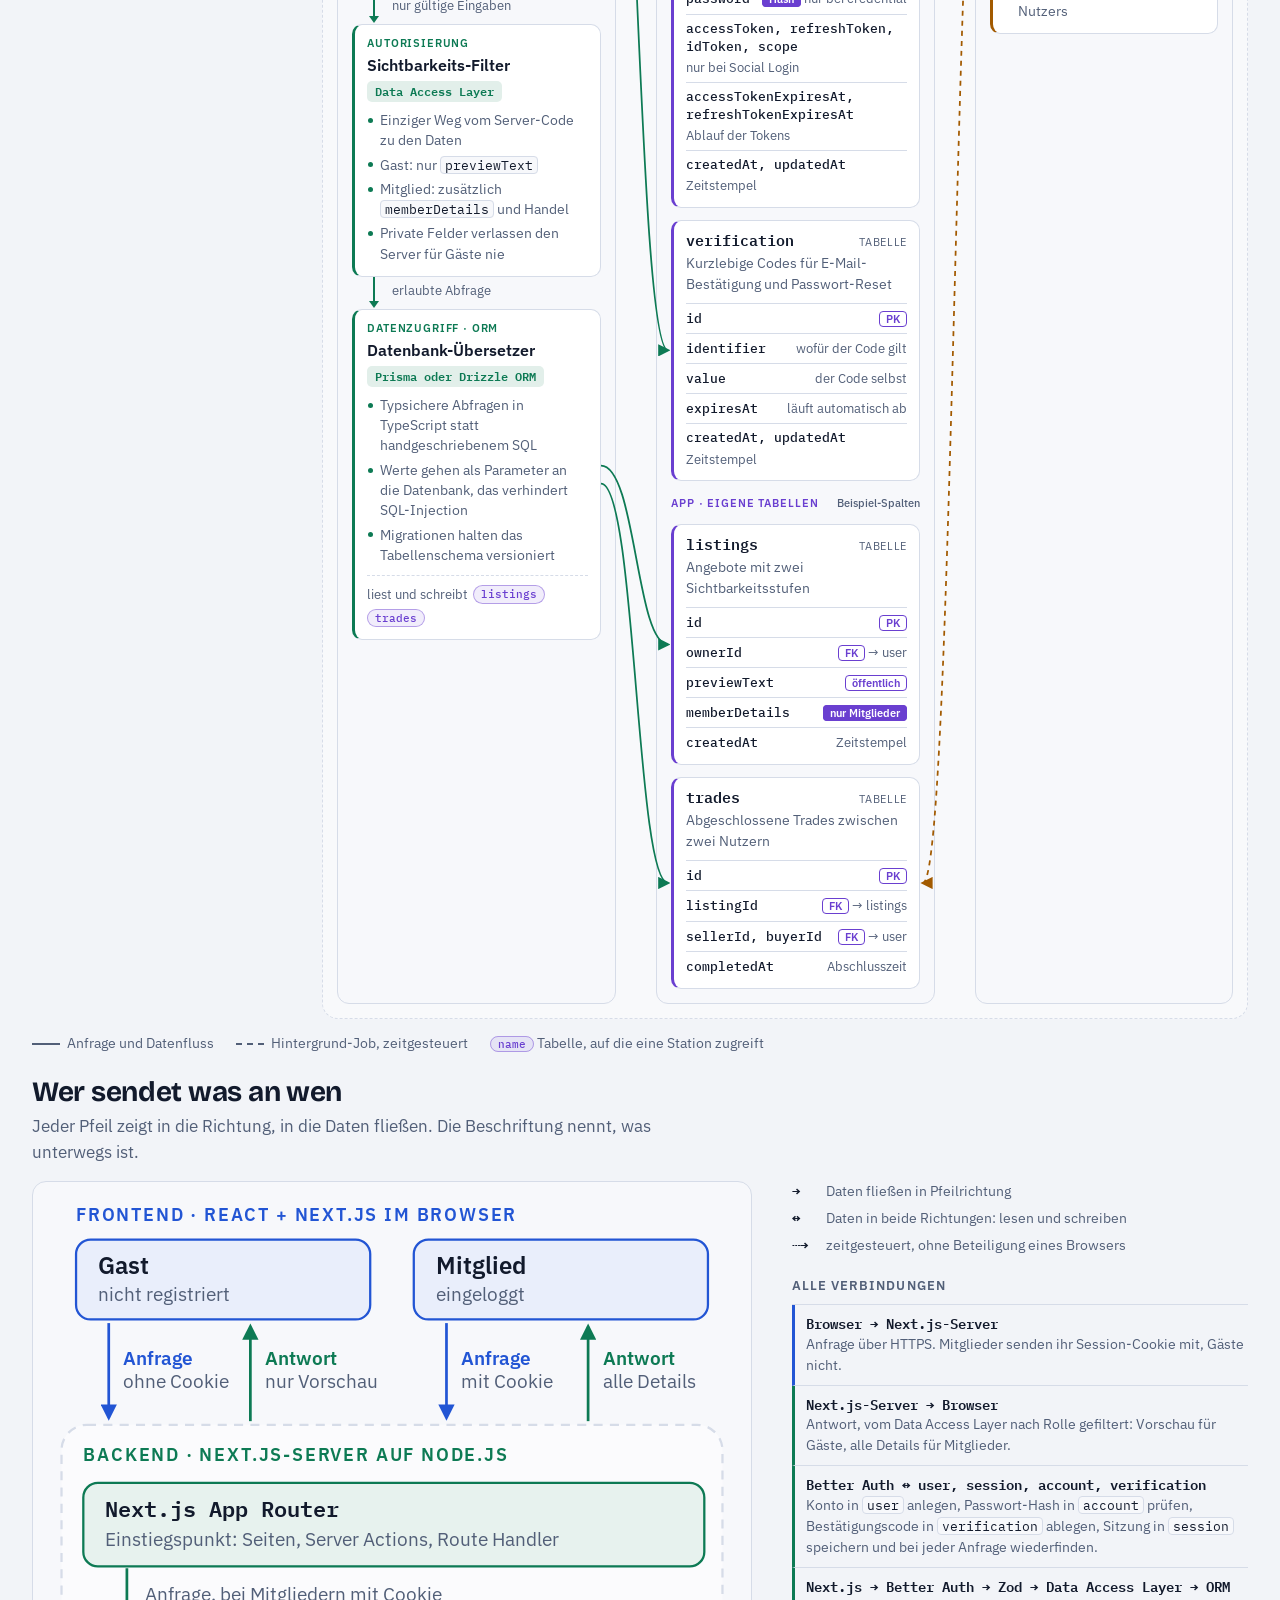
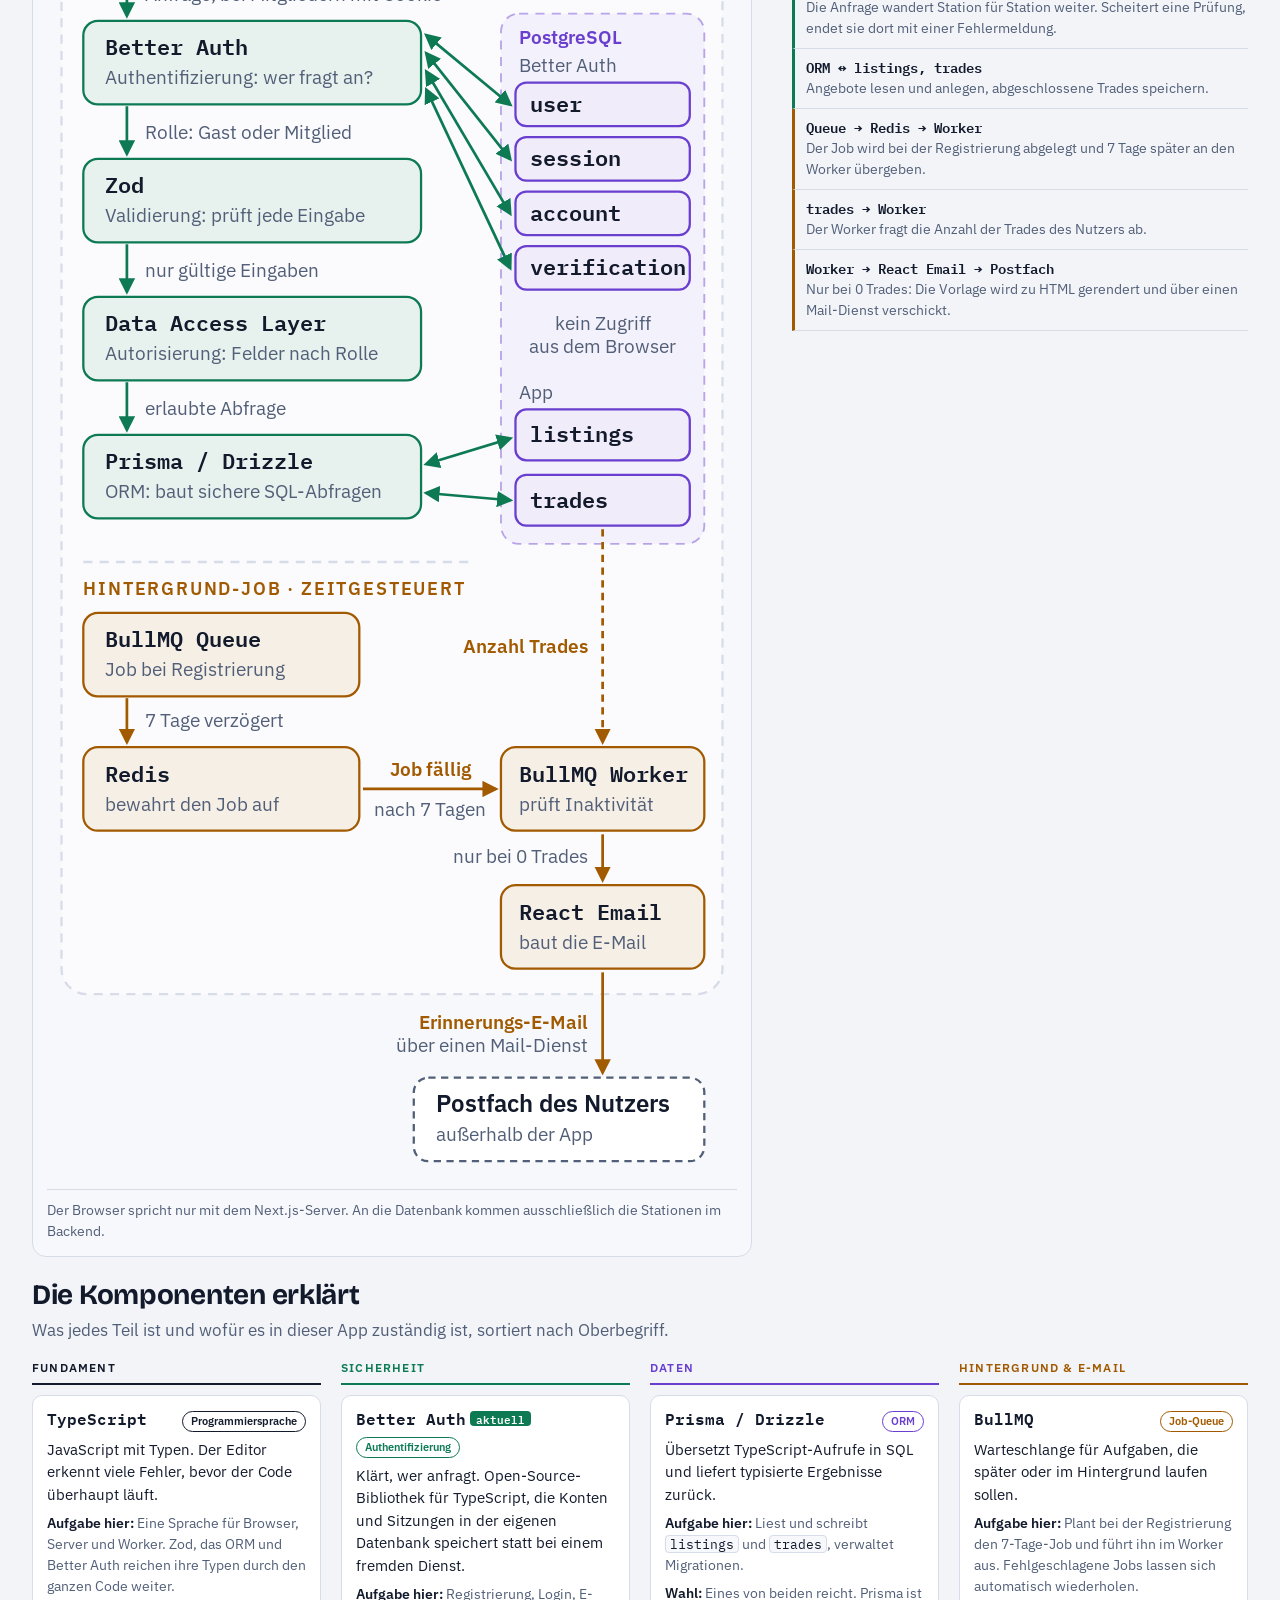
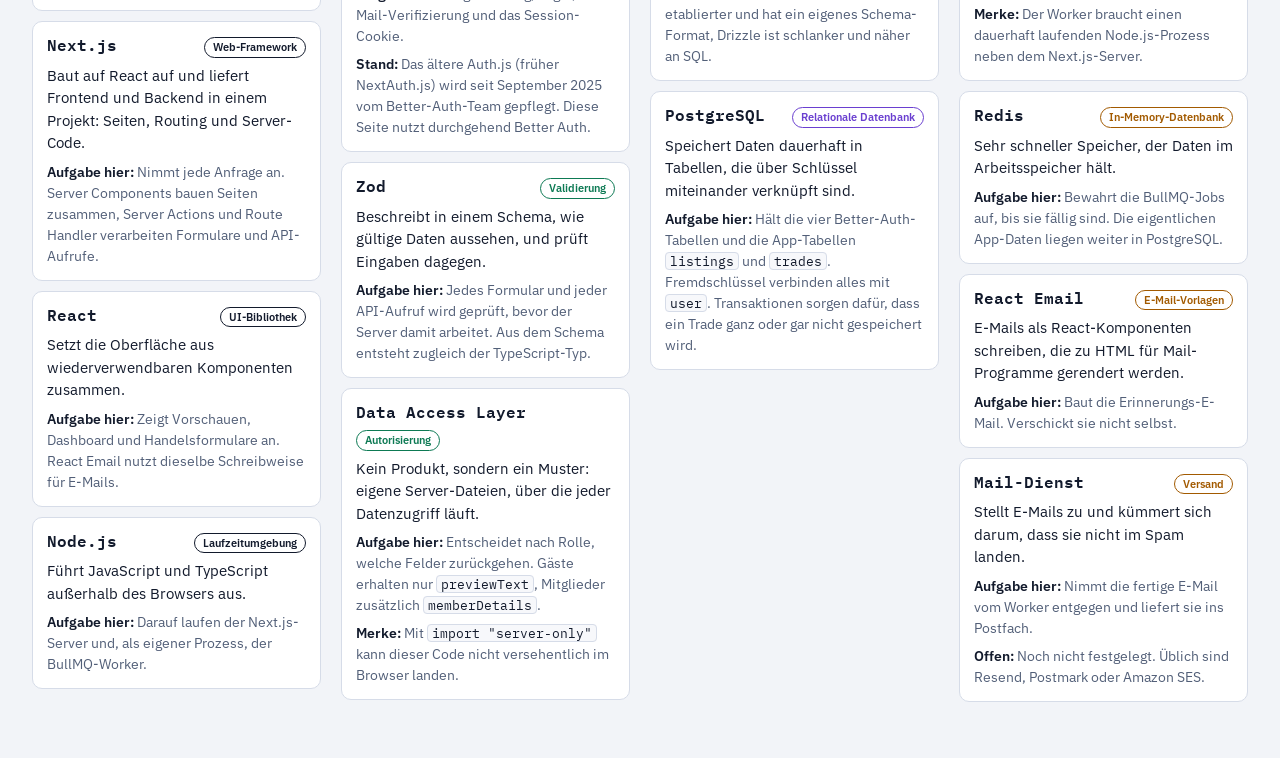
<file: Präsentation/index.html>
<!DOCTYPE html>
<html lang="de">
<head>
<meta charset="utf-8">
<meta name="viewport" content="width=device-width, initial-scale=1">
<title>App-Architektur – Frontend, Backend &amp; Datenbank</title>
<link rel="preconnect" href="https://fonts.googleapis.com">
<link href="https://fonts.googleapis.com/css2?family=Bricolage+Grotesque:opsz,wght@12..96,600..800&amp;family=IBM+Plex+Mono:wght@400;500;600&amp;family=IBM+Plex+Sans:wght@400;500;600&amp;display=swap" rel="stylesheet">
<link rel="stylesheet" href="style.css">
<script>try{var t=localStorage.getItem("arch-theme");if(t==="light"||t==="dark")document.documentElement.setAttribute("data-theme",t)}catch(e){}</script>
</head>
<body>
<div class="page">

<header>
  <div class="tools">
    <div class="seg-sm theme" role="group" aria-label="Farbschema"><button type="button" data-t="light" aria-pressed="false">Hell</button><button type="button" data-t="dark" aria-pressed="false">Dunkel</button></div>
    <div class="seg-sm lang" role="group" aria-label="Sprache / Language"><button type="button" id="l-de" data-l="de" aria-pressed="true">DE</button><button type="button" id="l-en" data-l="en" aria-pressed="false">EN</button></div>
  </div>
  <h1>App-Architektur</h1>
  <p>Eine Web-App mit Next.js und TypeScript. Die Seite zeigt, wie eine Anfrage vom Browser durch Sicherheitsprüfung und Filter bis in die Datenbank läuft und wie ein Hintergrund-Job inaktive Nutzer nach 7 Tagen erinnert.</p>
</header>

<div class="stackbar">
<div class="base" aria-label="Fundament">
  <div class="base-item"><span>Programmiersprache</span><b>TypeScript</b><em>überall: Browser, Server, Worker</em></div>
  <div class="base-item"><span>Web-Framework</span><b>Next.js</b><em>App Router, baut auf React auf</em></div>
  <div class="base-item"><span>Laufzeitumgebung</span><b>Node.js</b><em>führt Server und Worker aus</em></div>
</div>

<div class="groups" aria-label="Tech-Stack nach Oberbegriffen">
  <div class="grp" style="--c:var(--s1)"><h4>Benutzeroberfläche</h4><ul><li><b>React</b><span>UI-Komponenten</span></li><li><b>Next.js App Router</b><span>Seiten &amp; Routing</span></li></ul></div>
  <div class="grp" style="--c:var(--s2)"><h4>Sicherheit</h4><ul><li><b>Better Auth</b><span>Authentifizierung</span></li><li><b>Zod</b><span>Validierung</span></li><li><b>Data Access Layer</b><span>Autorisierung</span></li></ul></div>
  <div class="grp" style="--c:var(--s3)"><h4>Daten</h4><ul><li><b>Prisma / Drizzle</b><span>ORM</span></li><li><b>PostgreSQL</b><span>Datenbank</span></li></ul></div>
  <div class="grp" style="--c:var(--s4)"><h4>Hintergrund &amp; E-Mail</h4><ul><li><b>BullMQ</b><span>Job-Queue</span></li><li><b>Redis</b><span>Job-Speicher</span></li><li><b>React Email</b><span>E-Mail-Vorlagen</span></li><li><b>Mail-Dienst</b><span>z.&nbsp;B. Resend</span></li></ul></div>
</div>
</div>

<section>
  <div class="pathbar">
    <div class="seg" role="group" aria-label="Weg im Diagramm hervorheben">
      <button type="button" id="p-all" data-p="" aria-pressed="true">Alles</button>
      <button type="button" id="p-guest" data-p="guest" aria-pressed="false">Gast</button>
      <button type="button" id="p-member" data-p="member" aria-pressed="false">Mitglied</button>
      <button type="button" id="p-job" data-p="job" aria-pressed="false">7-Tage-Job</button>
    </div>
    <p class="caption" id="caption" aria-live="polite">Wähle einen Weg, um seine Stationen im Diagramm hervorzuheben.</p>
  </div>

  <div class="wrap" id="wrap">
    <svg id="wires" aria-hidden="true">
      <defs>
        <marker id="m1" viewBox="0 0 10 10" refX="8" refY="5" markerWidth="7" markerHeight="7" orient="auto"><path d="M0,0 L10,5 L0,10 z" style="fill:var(--s1)"/></marker>
        <marker id="m2" viewBox="0 0 10 10" refX="8" refY="5" markerWidth="7" markerHeight="7" orient="auto"><path d="M0,0 L10,5 L0,10 z" style="fill:var(--s2)"/></marker>
        <marker id="m4" viewBox="0 0 10 10" refX="8" refY="5" markerWidth="7" markerHeight="7" orient="auto"><path d="M0,0 L10,5 L0,10 z" style="fill:var(--s4)"/></marker>
      </defs>
    </svg>

    <div class="layers">
      <!-- FRONTEND -->
      <section class="layer">
        <div class="layer-title"><b style="color:var(--s1)">Frontend</b><span>React und Next.js, läuft im Browser</span></div>
        <div class="col" style="--c:var(--s1)">
          <h2><span class="num">1</span>Wer besucht die Seite?</h2>
          <p class="col-sub">Zwei Arten von Besuchern, eine gemeinsame Tür zum Server.</p>
          <div class="alt">
            <article class="node" id="guest" data-paths="guest">
              <span class="kat">Client</span>
              <div class="node-head"><span class="step"></span><h3>Gast, nicht registriert</h3></div>
              <span class="tech">React · Next.js · HTTPS</span>
              <ul>
                <li>Öffnet die öffentliche Website</li>
                <li>Schickt kein Session-Cookie mit</li>
                <li>Bekommt nur Vorschauen zu sehen</li>
              </ul>
              <div class="io">fragt an bei <span class="chip to2">Sicherheit &amp; Filter</span></div>
            </article>
            <article class="node" id="member" data-paths="member">
              <span class="kat">Client</span>
              <div class="node-head"><span class="step"></span><h3>Eingeloggtes Mitglied</h3></div>
              <span class="tech">React · Next.js · Session-Cookie</span>
              <ul>
                <li>Öffnet das Mitglieder-Dashboard</li>
                <li>Schickt bei jeder Anfrage sein Session-Cookie mit</li>
                <li>Sieht alle Details und kann handeln</li>
              </ul>
              <div class="io">fragt an bei <span class="chip to2">Sicherheit &amp; Filter</span></div>
            </article>
          </div>
        </div>
      </section>

      <div class="hop stage-hop" style="--c:var(--s1)" data-paths="guest member">HTTPS-Anfrage an den Next.js-Server. Mitglieder senden ihr Session-Cookie mit.</div>

      <!-- BACKEND -->
      <section class="layer">
        <div class="layer-title"><b style="color:var(--s2)">Backend &amp; Datenbank</b><span>Next.js-Server auf Node.js, für Besucher unsichtbar</span></div>
        <div class="be-cols">

          <div class="col" style="--c:var(--s2)">
            <h2><span class="num">2</span>Sicherheit &amp; Filter</h2>
            <p class="col-sub">Jede Anfrage durchläuft diese fünf Stationen auf dem Next.js-Server, bevor Daten fließen.</p>
            <div class="seq">
              <article class="node" id="next" data-paths="guest member">
                <span class="kat">Einstiegspunkt</span>
                <div class="node-head"><span class="step"></span><h3>Anfrage annehmen</h3></div>
                <span class="tech">Next.js App Router</span>
                <ul>
                  <li>Server Components bauen die Seite auf dem Server zusammen</li>
                  <li>Server Actions und Route Handler nehmen Formulare und API-Aufrufe an</li>
                  <li>Reicht jede Anfrage zuerst an die Login-Prüfung weiter</li>
                </ul>
              </article>
              <div class="hop" data-paths="guest member">Anfrage, bei Mitgliedern mit Cookie</div>
              <article class="node" id="auth" data-paths="guest member">
                <span class="kat">Authentifizierung</span>
                <div class="node-head"><span class="step"></span><h3>Login- und Sitzungsprüfung</h3></div>
                <span class="tech">Better Auth</span><span class="badge-now">aktuell</span>
                <ul>
                  <li>Auth-Bibliothek für TypeScript: Registrierung, Login, E-Mail-Verifizierung</li>
                  <li>Prüft das Passwort gegen den Hash in <code>account</code></li>
                  <li>Sucht das Session-Cookie in <code>session</code> und prüft das Ablaufdatum</li>
                  <li>Ohne gültiges Cookie läuft die Anfrage als Gast weiter</li>
                </ul>
                <div class="io">liest und schreibt <span class="chip to3">user</span><span class="chip to3">session</span><span class="chip to3">account</span><span class="chip to3">verification</span></div>
              </article>
              <div class="hop" data-paths="guest member">Rolle steht fest: Gast oder Mitglied</div>
              <article class="node" id="zod" data-paths="guest member">
                <span class="kat">Validierung</span>
                <div class="node-head"><span class="step"></span><h3>Eingabeprüfung</h3></div>
                <span class="tech">Zod</span>
                <ul>
                  <li>Vergleicht jede Eingabe mit einem Schema: Typ, Länge, Format</li>
                  <li>Lehnt Ungültiges ab, bevor es Logik oder Datenbank erreicht</li>
                </ul>
              </article>
              <div class="hop" data-paths="guest member">nur gültige Eingaben</div>
              <article class="node" id="dal" data-paths="guest member">
                <span class="kat">Autorisierung</span>
                <div class="node-head"><span class="step"></span><h3>Sichtbarkeits-Filter</h3></div>
                <span class="tech">Data Access Layer</span>
                <ul>
                  <li>Einziger Weg vom Server-Code zu den Daten</li>
                  <li>Gast: nur <code>previewText</code></li>
                  <li>Mitglied: zusätzlich <code>memberDetails</code> und Handel</li>
                  <li>Private Felder verlassen den Server für Gäste nie</li>
                </ul>
              </article>
              <div class="hop" data-paths="guest member">erlaubte Abfrage</div>
              <article class="node" id="orm" data-paths="guest member">
                <span class="kat">Datenzugriff · ORM</span>
                <div class="node-head"><span class="step"></span><h3>Datenbank-Übersetzer</h3></div>
                <span class="tech">Prisma oder Drizzle ORM</span>
                <ul>
                  <li>Typsichere Abfragen in TypeScript statt handgeschriebenem SQL</li>
                  <li>Werte gehen als Parameter an die Datenbank, das verhindert SQL-Injection</li>
                  <li>Migrationen halten das Tabellenschema versioniert</li>
                </ul>
                <div class="io">liest und schreibt <span class="chip to3">listings</span><span class="chip to3">trades</span></div>
              </article>
            </div>
          </div>

          <div class="hop stage-hop" style="--c:var(--s2)" data-paths="guest member">SQL-Abfragen an die Datenbank</div>

          <div class="col" style="--c:var(--s3)">
            <h2><span class="num">3</span>PostgreSQL-Datenbank</h2>
            <p class="col-sub">Vier Tabellen legt Better Auth selbst an, zwei gehören zur App. Spalten in camelCase wie im Better-Auth-Standard.</p>
            <div class="alt">
              <p class="tgrp">Better Auth · Kernschema <span>wird per CLI erzeugt</span></p>
              <article class="node tbl" id="t-users" data-paths="member">
                <div class="tbl-head"><h3>user</h3><span class="kind">Tabelle</span></div>
                <p class="tbl-desc">Ein Eintrag pro Person</p>
                <dl class="cols">
                  <div><dt>id</dt><dd><span class="tag">PK</span></dd></div>
                  <div><dt>name</dt><dd>Anzeigename</dd></div>
                  <div><dt>email</dt><dd>eindeutig</dd></div>
                  <div><dt>emailVerified</dt><dd>bestätigt ja/nein</dd></div>
                  <div><dt>image</dt><dd>Profilbild, optional</dd></div>
                  <div><dt>createdAt, updatedAt</dt><dd>createdAt startet die 7-Tage-Frist</dd></div>
                </dl>
              </article>
              <article class="node tbl" id="t-sessions" data-paths="member">
                <div class="tbl-head"><h3>session</h3><span class="kind">Tabelle</span></div>
                <p class="tbl-desc">Aktive Logins, eines pro Gerät</p>
                <dl class="cols">
                  <div><dt>id</dt><dd><span class="tag">PK</span></dd></div>
                  <div><dt>userId</dt><dd><span class="tag">FK</span> → user</dd></div>
                  <div><dt>token</dt><dd>steht im Cookie, eindeutig</dd></div>
                  <div><dt>expiresAt</dt><dd>Ablaufdatum</dd></div>
                  <div><dt>ipAddress, userAgent</dt><dd>Gerät, optional</dd></div>
                  <div><dt>createdAt, updatedAt</dt><dd>Zeitstempel</dd></div>
                </dl>
              </article>
              <article class="node tbl" id="t-account" data-paths="member">
                <div class="tbl-head"><h3>account</h3><span class="kind">Tabelle</span></div>
                <p class="tbl-desc">Login-Methoden eines Nutzers: Passwort oder z.&nbsp;B. Google</p>
                <dl class="cols">
                  <div><dt>id</dt><dd><span class="tag">PK</span></dd></div>
                  <div><dt>userId</dt><dd><span class="tag">FK</span> → user</dd></div>
                  <div><dt>providerId</dt><dd>„credential“ für E-Mail + Passwort</dd></div>
                  <div><dt>accountId</dt><dd>ID beim Anbieter</dd></div>
                  <div><dt>password</dt><dd><span class="tag priv">Hash</span> nur bei credential</dd></div>
                  <div><dt>accessToken, refreshToken, idToken, scope</dt><dd>nur bei Social Login</dd></div>
                  <div><dt>accessTokenExpiresAt, refreshTokenExpiresAt</dt><dd>Ablauf der Tokens</dd></div>
                  <div><dt>createdAt, updatedAt</dt><dd>Zeitstempel</dd></div>
                </dl>
              </article>
              <article class="node tbl" id="t-verification" data-paths="member">
                <div class="tbl-head"><h3>verification</h3><span class="kind">Tabelle</span></div>
                <p class="tbl-desc">Kurzlebige Codes für E-Mail-Bestätigung und Passwort-Reset</p>
                <dl class="cols">
                  <div><dt>id</dt><dd><span class="tag">PK</span></dd></div>
                  <div><dt>identifier</dt><dd>wofür der Code gilt</dd></div>
                  <div><dt>value</dt><dd>der Code selbst</dd></div>
                  <div><dt>expiresAt</dt><dd>läuft automatisch ab</dd></div>
                  <div><dt>createdAt, updatedAt</dt><dd>Zeitstempel</dd></div>
                </dl>
              </article>

              <p class="tgrp">App · eigene Tabellen <span>Beispiel-Spalten</span></p>
              <article class="node tbl" id="t-listings" data-paths="guest member">
                <div class="tbl-head"><h3>listings</h3><span class="kind">Tabelle</span></div>
                <p class="tbl-desc">Angebote mit zwei Sichtbarkeitsstufen</p>
                <dl class="cols">
                  <div><dt>id</dt><dd><span class="tag">PK</span></dd></div>
                  <div><dt>ownerId</dt><dd><span class="tag">FK</span> → user</dd></div>
                  <div><dt>previewText</dt><dd><span class="tag">öffentlich</span></dd></div>
                  <div><dt>memberDetails</dt><dd><span class="tag priv">nur Mitglieder</span></dd></div>
                  <div><dt>createdAt</dt><dd>Zeitstempel</dd></div>
                </dl>
              </article>
              <article class="node tbl" id="t-trades" data-paths="member job">
                <div class="tbl-head"><h3>trades</h3><span class="kind">Tabelle</span></div>
                <p class="tbl-desc">Abgeschlossene Trades zwischen zwei Nutzern</p>
                <dl class="cols">
                  <div><dt>id</dt><dd><span class="tag">PK</span></dd></div>
                  <div><dt>listingId</dt><dd><span class="tag">FK</span> → listings</dd></div>
                  <div><dt>sellerId, buyerId</dt><dd><span class="tag">FK</span> → user</dd></div>
                  <div><dt>completedAt</dt><dd>Abschlusszeit</dd></div>
                </dl>
              </article>
            </div>
          </div>

          <div class="hop up stage-hop" style="--c:var(--s4)" data-paths="job">Der Worker zählt die Einträge in trades. Er läuft im Hintergrund, ohne Browser.</div>

          <div class="col" style="--c:var(--s4)">
            <h2><span class="num">4</span>Inaktivitäts-Check</h2>
            <p class="col-sub">Zeitgesteuert, unabhängig von Besuchern.</p>
            <div class="seq">
              <article class="node" id="queue" data-paths="job">
                <span class="kat">Job-Queue</span>
                <div class="node-head"><span class="step"></span><h3>Job einplanen</h3></div>
                <span class="tech">BullMQ · Queue</span>
                <ul>
                  <li>Job-Queue für Node.js</li>
                  <li>Der Next.js-Server legt bei der Registrierung einen verzögerten Job an: fällig in 7 Tagen</li>
                </ul>
              </article>
              <div class="hop" data-paths="job">Job mit 7 Tagen Verzögerung</div>
              <article class="node" id="redis" data-paths="job">
                <span class="kat">In-Memory-Datenbank</span>
                <div class="node-head"><span class="step"></span><h3>Job-Speicher</h3></div>
                <span class="tech">Redis</span>
                <ul>
                  <li>BullMQ legt seine Jobs in Redis ab</li>
                  <li>Der Job übersteht so auch einen Neustart des Servers</li>
                </ul>
              </article>
              <div class="hop" data-paths="job">nach 7 Tagen fällig</div>
              <article class="node" id="worker" data-paths="job">
                <span class="kat">Hintergrundprozess</span>
                <div class="node-head"><span class="step"></span><h3>Prüfung auf Inaktivität</h3></div>
                <span class="tech">BullMQ · Worker</span>
                <ul>
                  <li>Eigener Node.js-Prozess, getrennt vom Next.js-Server</li>
                  <li>Zählt die Trades des Nutzers</li>
                  <li>Mehr als 0 Trades: Job endet ohne E-Mail</li>
                </ul>
                <div class="io">liest <span class="chip to3">trades</span></div>
              </article>
              <div class="hop" data-paths="job">nur bei 0 Trades</div>
              <article class="node" id="mail" data-paths="job">
                <span class="kat">Transaktions-E-Mail</span>
                <div class="node-head"><span class="step"></span><h3>Erinnerungs-E-Mail</h3></div>
                <span class="tech">React Email</span>
                <ul>
                  <li>E-Mail-Vorlage als React-Komponente, wird zu HTML gerendert</li>
                  <li>Versand über einen Mail-Dienst an die Adresse des Nutzers</li>
                </ul>
              </article>
            </div>
          </div>

        </div>
      </section>
    </div>
  </div>

  <div class="legend">
    <span class="wide"><i></i>Anfrage und Datenfluss</span>
    <span class="wide"><i class="d"></i>Hintergrund-Job, zeitgesteuert</span>
    <span><span class="chip to3">name</span> Tabelle, auf die eine Station zugreift</span>
  </div>
</section>

<section>
  <h2 class="sec-title">Wer sendet was an wen</h2>
  <p class="sec-lead">Jeder Pfeil zeigt in die Richtung, in die Daten fließen. Die Beschriftung nennt, was unterwegs ist.</p>

  <div class="connect">
    <figure class="fig">
      <svg viewBox="0 0 380 872" role="img" aria-label="Verbindungen zwischen Browser, dem Next.js-Server mit seinen Stationen, der PostgreSQL-Datenbank und dem Hintergrund-Job. Der Browser spricht nur mit dem Server, nie direkt mit der Datenbank.">
        <defs>
          <marker id="e1" viewBox="0 0 10 10" refX="8" refY="5" markerWidth="6" markerHeight="6" orient="auto-start-reverse"><path d="M0,0 L10,5 L0,10 z" class="f1"/></marker>
          <marker id="e2" viewBox="0 0 10 10" refX="8" refY="5" markerWidth="6" markerHeight="6" orient="auto-start-reverse"><path d="M0,0 L10,5 L0,10 z" class="f2"/></marker>
          <marker id="e4" viewBox="0 0 10 10" refX="8" refY="5" markerWidth="6" markerHeight="6" orient="auto-start-reverse"><path d="M0,0 L10,5 L0,10 z" class="f4"/></marker>
        </defs>

        <!-- Frontend -->
        <text class="g-layer f1" x="16" y="14">FRONTEND · REACT + NEXT.JS IM BROWSER</text>
        <rect class="g-box k1" x="16" y="24" width="162" height="44" rx="8"/>
        <text class="g-title" x="28" y="43">Gast</text>
        <text class="g-sub" x="28" y="58">nicht registriert</text>
        <rect class="g-box k1" x="202" y="24" width="162" height="44" rx="8"/>
        <text class="g-title" x="214" y="43">Mitglied</text>
        <text class="g-sub" x="214" y="58">eingeloggt</text>

        <!-- Browser <-> Server -->
        <line class="a a1" x1="34" y1="70" x2="34" y2="122" marker-end="url(#e1)"/>
        <text class="g-lab f1" x="42" y="93">Anfrage</text>
        <text class="g-sub" x="42" y="106">ohne Cookie</text>
        <line class="a a2" x1="112" y1="124" x2="112" y2="72" marker-end="url(#e2)"/>
        <text class="g-lab f2" x="120" y="93">Antwort</text>
        <text class="g-sub" x="120" y="106">nur Vorschau</text>
        <line class="a a1" x1="220" y1="70" x2="220" y2="122" marker-end="url(#e1)"/>
        <text class="g-lab f1" x="228" y="93">Anfrage</text>
        <text class="g-sub" x="228" y="106">mit Cookie</text>
        <line class="a a2" x1="298" y1="124" x2="298" y2="72" marker-end="url(#e2)"/>
        <text class="g-lab f2" x="306" y="93">Antwort</text>
        <text class="g-sub" x="306" y="106">alle Details</text>

        <!-- Backend-Rahmen -->
        <rect class="g-frame" x="8" y="126" width="364" height="644" rx="14"/>
        <text class="g-layer f2" x="20" y="146">BACKEND · NEXT.JS-SERVER AUF NODE.JS</text>

        <!-- Einstiegspunkt -->
        <rect class="g-box k2" x="20" y="158" width="342" height="46" rx="8"/>
        <text class="g-name" x="32" y="177">Next.js App Router</text>
        <text class="g-sub" x="32" y="193">Einstiegspunkt: Seiten, Server Actions, Route Handler</text>
        <line class="a a2" x1="44" y1="205" x2="44" y2="231" marker-end="url(#e2)"/>
        <text class="g-sub" x="54" y="223">Anfrage, bei Mitgliedern mit Cookie</text>

        <g transform="translate(0,76)">

        <!-- Datenbank -->
        <rect class="g-db" x="250" y="154" width="112" height="292" rx="10"/>
        <text class="g-lab f3" x="260" y="171">PostgreSQL</text>
        <text class="g-sub" x="260" y="186">Better Auth</text>
        <rect class="g-box k3" x="258" y="192" width="96" height="24" rx="6"/>
        <text class="g-name" x="266" y="208">user</text>
        <rect class="g-box k3" x="258" y="222" width="96" height="24" rx="6"/>
        <text class="g-name" x="266" y="238">session</text>
        <rect class="g-box k3" x="258" y="252" width="96" height="24" rx="6"/>
        <text class="g-name" x="266" y="268">account</text>
        <rect class="g-box k3" x="258" y="282" width="96" height="24" rx="6"/>
        <text class="g-name" x="266" y="298">verification</text>
        <text class="g-sub" x="306" y="328" text-anchor="middle">kein Zugriff</text>
        <text class="g-sub" x="306" y="341" text-anchor="middle">aus dem Browser</text>
        <text class="g-sub" x="260" y="366">App</text>
        <rect class="g-box k3" x="258" y="372" width="96" height="28" rx="6"/>
        <text class="g-name" x="266" y="390">listings</text>
        <rect class="g-box k3" x="258" y="408" width="96" height="28" rx="6"/>
        <text class="g-name" x="266" y="426">trades</text>

        <!-- Better Auth <-> eigene Tabellen -->
        <line class="a a2" x1="209" y1="166" x2="255" y2="204" marker-start="url(#e2)" marker-end="url(#e2)"/>
        <line class="a a2" x1="209" y1="176" x2="255" y2="234" marker-start="url(#e2)" marker-end="url(#e2)"/>
        <line class="a a2" x1="209" y1="186" x2="255" y2="264" marker-start="url(#e2)" marker-end="url(#e2)"/>
        <line class="a a2" x1="209" y1="196" x2="255" y2="294" marker-start="url(#e2)" marker-end="url(#e2)"/>

        <!-- Vier Stationen -->
        <rect class="g-box k2" x="20" y="158" width="186" height="46" rx="8"/>
        <text class="g-name" x="32" y="177">Better Auth</text>
        <text class="g-sub" x="32" y="193">Authentifizierung: wer fragt an?</text>
        <line class="a a2" x1="44" y1="205" x2="44" y2="231" marker-end="url(#e2)"/>
        <text class="g-sub" x="54" y="223">Rolle: Gast oder Mitglied</text>

        <rect class="g-box k2" x="20" y="234" width="186" height="46" rx="8"/>
        <text class="g-name" x="32" y="253">Zod</text>
        <text class="g-sub" x="32" y="269">Validierung: prüft jede Eingabe</text>
        <line class="a a2" x1="44" y1="281" x2="44" y2="307" marker-end="url(#e2)"/>
        <text class="g-sub" x="54" y="299">nur gültige Eingaben</text>

        <rect class="g-box k2" x="20" y="310" width="186" height="46" rx="8"/>
        <text class="g-name" x="32" y="329">Data Access Layer</text>
        <text class="g-sub" x="32" y="345">Autorisierung: Felder nach Rolle</text>
        <line class="a a2" x1="44" y1="357" x2="44" y2="383" marker-end="url(#e2)"/>
        <text class="g-sub" x="54" y="375">erlaubte Abfrage</text>

        <rect class="g-box k2" x="20" y="386" width="186" height="46" rx="8"/>
        <text class="g-name" x="32" y="405">Prisma / Drizzle</text>
        <text class="g-sub" x="32" y="421">ORM: baut sichere SQL-Abfragen</text>

        <!-- Server <-> Datenbank -->
        <line class="a a2" x1="209" y1="402" x2="255" y2="388" marker-start="url(#e2)" marker-end="url(#e2)"/>
        <line class="a a2" x1="209" y1="418" x2="255" y2="422" marker-start="url(#e2)" marker-end="url(#e2)"/>

        <!-- Hintergrund-Job -->
        <line class="g-div" x1="20" y1="456" x2="236" y2="456"/>
        <text class="g-layer f4" x="20" y="474">HINTERGRUND-JOB · ZEITGESTEUERT</text>

        <rect class="g-box k4" x="20" y="484" width="152" height="46" rx="8"/>
        <text class="g-name" x="32" y="503">BullMQ Queue</text>
        <text class="g-sub" x="32" y="519">Job bei Registrierung</text>
        <line class="a a4" x1="44" y1="531" x2="44" y2="555" marker-end="url(#e4)"/>
        <text class="g-sub" x="54" y="547">7 Tage verzögert</text>

        <rect class="g-box k4" x="20" y="558" width="152" height="46" rx="8"/>
        <text class="g-name" x="32" y="577">Redis</text>
        <text class="g-sub" x="32" y="593">bewahrt den Job auf</text>

        <line class="a a4" x1="174" y1="581" x2="247" y2="581" marker-end="url(#e4)"/>
        <text class="g-lab f4" x="211" y="574" text-anchor="middle">Job fällig</text>
        <text class="g-sub" x="211" y="596" text-anchor="middle">nach 7 Tagen</text>

        <rect class="g-box k4" x="250" y="558" width="112" height="46" rx="8"/>
        <text class="g-name" x="260" y="577">BullMQ Worker</text>
        <text class="g-sub" x="260" y="593">prüft Inaktivität</text>

        <line class="a a4" x1="306" y1="438" x2="306" y2="555" stroke-dasharray="4 3" marker-end="url(#e4)"/>
        <text class="g-lab f4" x="298" y="506" text-anchor="end">Anzahl Trades</text>

        <line class="a a4" x1="306" y1="606" x2="306" y2="631" marker-end="url(#e4)"/>
        <text class="g-sub" x="298" y="622" text-anchor="end">nur bei 0 Trades</text>

        <rect class="g-box k4" x="250" y="634" width="112" height="46" rx="8"/>
        <text class="g-name" x="260" y="653">React Email</text>
        <text class="g-sub" x="260" y="669">baut die E-Mail</text>

        <line class="a a4" x1="306" y1="682" x2="306" y2="737" marker-end="url(#e4)"/>
        <text class="g-lab f4" x="298" y="713" text-anchor="end">Erinnerungs-E-Mail</text>
        <text class="g-sub" x="298" y="726" text-anchor="end">über einen Mail-Dienst</text>

        <!-- Außerhalb -->
        <rect class="g-box k0" x="202" y="740" width="160" height="46" rx="8"/>
        <text class="g-title" x="214" y="759">Postfach des Nutzers</text>
        <text class="g-sub" x="214" y="775">außerhalb der App</text>
        </g>
      </svg>
      <figcaption>Der Browser spricht nur mit dem Next.js-Server. An die Datenbank kommen ausschließlich die Stationen im Backend.</figcaption>
    </figure>

    <div class="links">
      <ul class="key">
        <li><b>→</b>Daten fließen in Pfeilrichtung</li>
        <li><b>↔</b>Daten in beide Richtungen: lesen und schreiben</li>
        <li><b>┄→</b>zeitgesteuert, ohne Beteiligung eines Browsers</li>
      </ul>
      <h3>Alle Verbindungen</h3>
      <dl>
        <div style="--c:var(--s1)"><dt>Browser → Next.js-Server</dt><dd>Anfrage über HTTPS. Mitglieder senden ihr Session-Cookie mit, Gäste nicht.</dd></div>
        <div style="--c:var(--s2)"><dt>Next.js-Server → Browser</dt><dd>Antwort, vom Data Access Layer nach Rolle gefiltert: Vorschau für Gäste, alle Details für Mitglieder.</dd></div>
        <div style="--c:var(--s2)"><dt>Better Auth ↔ user, session, account, verification</dt><dd>Konto in <code>user</code> anlegen, Passwort-Hash in <code>account</code> prüfen, Bestätigungscode in <code>verification</code> ablegen, Sitzung in <code>session</code> speichern und bei jeder Anfrage wiederfinden.</dd></div>
        <div style="--c:var(--s2)"><dt>Next.js → Better Auth → Zod → Data Access Layer → ORM</dt><dd>Die Anfrage wandert Station für Station weiter. Scheitert eine Prüfung, endet sie dort mit einer Fehlermeldung.</dd></div>
        <div style="--c:var(--s2)"><dt>ORM ↔ listings, trades</dt><dd>Angebote lesen und anlegen, abgeschlossene Trades speichern.</dd></div>
        <div style="--c:var(--s4)"><dt>Queue → Redis → Worker</dt><dd>Der Job wird bei der Registrierung abgelegt und 7 Tage später an den Worker übergeben.</dd></div>
        <div style="--c:var(--s4)"><dt>trades → Worker</dt><dd>Der Worker fragt die Anzahl der Trades des Nutzers ab.</dd></div>
        <div style="--c:var(--s4)"><dt>Worker → React Email → Postfach</dt><dd>Nur bei 0 Trades: Die Vorlage wird zu HTML gerendert und über einen Mail-Dienst verschickt.</dd></div>
      </dl>
    </div>
  </div>
</section>

<section>
  <h2 class="sec-title">Die Komponenten erklärt</h2>
  <p class="sec-lead">Was jedes Teil ist und wofür es in dieser App zuständig ist, sortiert nach Oberbegriff.</p>

  <div class="gloss">
    <div class="gloss-grp" style="--c:var(--ink)">
      <h3>Fundament</h3>
      <div class="gloss-grid">
        <article class="card">
          <div class="card-head"><h4>TypeScript</h4><span class="role">Programmiersprache</span></div>
          <p>JavaScript mit Typen. Der Editor erkennt viele Fehler, bevor der Code überhaupt läuft.</p>
          <div class="row"><b>Aufgabe hier:</b> Eine Sprache für Browser, Server und Worker. Zod, das ORM und Better Auth reichen ihre Typen durch den ganzen Code weiter.</div>
        </article>
        <article class="card">
          <div class="card-head"><h4>Next.js</h4><span class="role">Web-Framework</span></div>
          <p>Baut auf React auf und liefert Frontend und Backend in einem Projekt: Seiten, Routing und Server-Code.</p>
          <div class="row"><b>Aufgabe hier:</b> Nimmt jede Anfrage an. Server Components bauen Seiten zusammen, Server Actions und Route Handler verarbeiten Formulare und API-Aufrufe.</div>
        </article>
        <article class="card">
          <div class="card-head"><h4>React</h4><span class="role">UI-Bibliothek</span></div>
          <p>Setzt die Oberfläche aus wiederverwendbaren Komponenten zusammen.</p>
          <div class="row"><b>Aufgabe hier:</b> Zeigt Vorschauen, Dashboard und Handelsformulare an. React Email nutzt dieselbe Schreibweise für E-Mails.</div>
        </article>
        <article class="card">
          <div class="card-head"><h4>Node.js</h4><span class="role">Laufzeitumgebung</span></div>
          <p>Führt JavaScript und TypeScript außerhalb des Browsers aus.</p>
          <div class="row"><b>Aufgabe hier:</b> Darauf laufen der Next.js-Server und, als eigener Prozess, der BullMQ-Worker.</div>
        </article>
      </div>
    </div>

    <div class="gloss-grp" style="--c:var(--s2)">
      <h3>Sicherheit</h3>
      <div class="gloss-grid">
        <article class="card">
          <div class="card-head"><h4>Better Auth<span class="badge-now">aktuell</span></h4><span class="role">Authentifizierung</span></div>
          <p>Klärt, wer anfragt. Open-Source-Bibliothek für TypeScript, die Konten und Sitzungen in der eigenen Datenbank speichert statt bei einem fremden Dienst.</p>
          <div class="row"><b>Aufgabe hier:</b> Registrierung, Login, E-Mail-Verifizierung und das Session-Cookie.</div>
          <div class="row"><b>Stand:</b> Das ältere Auth.js (früher NextAuth.js) wird seit September 2025 vom Better-Auth-Team gepflegt. Diese Seite nutzt durchgehend Better Auth.</div>
        </article>
        <article class="card">
          <div class="card-head"><h4>Zod</h4><span class="role">Validierung</span></div>
          <p>Beschreibt in einem Schema, wie gültige Daten aussehen, und prüft Eingaben dagegen.</p>
          <div class="row"><b>Aufgabe hier:</b> Jedes Formular und jeder API-Aufruf wird geprüft, bevor der Server damit arbeitet. Aus dem Schema entsteht zugleich der TypeScript-Typ.</div>
        </article>
        <article class="card">
          <div class="card-head"><h4>Data Access Layer</h4><span class="role">Autorisierung</span></div>
          <p>Kein Produkt, sondern ein Muster: eigene Server-Dateien, über die jeder Datenzugriff läuft.</p>
          <div class="row"><b>Aufgabe hier:</b> Entscheidet nach Rolle, welche Felder zurückgehen. Gäste erhalten nur <code>previewText</code>, Mitglieder zusätzlich <code>memberDetails</code>.</div>
          <div class="row"><b>Merke:</b> Mit <code>import "server-only"</code> kann dieser Code nicht versehentlich im Browser landen.</div>
        </article>
      </div>
    </div>

    <div class="gloss-grp" style="--c:var(--s3)">
      <h3>Daten</h3>
      <div class="gloss-grid">
        <article class="card">
          <div class="card-head"><h4>Prisma / Drizzle</h4><span class="role">ORM</span></div>
          <p>Übersetzt TypeScript-Aufrufe in SQL und liefert typisierte Ergebnisse zurück.</p>
          <div class="row"><b>Aufgabe hier:</b> Liest und schreibt <code>listings</code> und <code>trades</code>, verwaltet Migrationen.</div>
          <div class="row"><b>Wahl:</b> Eines von beiden reicht. Prisma ist etablierter und hat ein eigenes Schema-Format, Drizzle ist schlanker und näher an SQL.</div>
        </article>
        <article class="card">
          <div class="card-head"><h4>PostgreSQL</h4><span class="role">Relationale Datenbank</span></div>
          <p>Speichert Daten dauerhaft in Tabellen, die über Schlüssel miteinander verknüpft sind.</p>
          <div class="row"><b>Aufgabe hier:</b> Hält die vier Better-Auth-Tabellen und die App-Tabellen <code>listings</code> und <code>trades</code>. Fremdschlüssel verbinden alles mit <code>user</code>. Transaktionen sorgen dafür, dass ein Trade ganz oder gar nicht gespeichert wird.</div>
        </article>
      </div>
    </div>

    <div class="gloss-grp" style="--c:var(--s4)">
      <h3>Hintergrund &amp; E-Mail</h3>
      <div class="gloss-grid">
        <article class="card">
          <div class="card-head"><h4>BullMQ</h4><span class="role">Job-Queue</span></div>
          <p>Warteschlange für Aufgaben, die später oder im Hintergrund laufen sollen.</p>
          <div class="row"><b>Aufgabe hier:</b> Plant bei der Registrierung den 7-Tage-Job und führt ihn im Worker aus. Fehlgeschlagene Jobs lassen sich automatisch wiederholen.</div>
          <div class="row"><b>Merke:</b> Der Worker braucht einen dauerhaft laufenden Node.js-Prozess neben dem Next.js-Server.</div>
        </article>
        <article class="card">
          <div class="card-head"><h4>Redis</h4><span class="role">In-Memory-Datenbank</span></div>
          <p>Sehr schneller Speicher, der Daten im Arbeitsspeicher hält.</p>
          <div class="row"><b>Aufgabe hier:</b> Bewahrt die BullMQ-Jobs auf, bis sie fällig sind. Die eigentlichen App-Daten liegen weiter in PostgreSQL.</div>
        </article>
        <article class="card">
          <div class="card-head"><h4>React Email</h4><span class="role">E-Mail-Vorlagen</span></div>
          <p>E-Mails als React-Komponenten schreiben, die zu HTML für Mail-Programme gerendert werden.</p>
          <div class="row"><b>Aufgabe hier:</b> Baut die Erinnerungs-E-Mail. Verschickt sie nicht selbst.</div>
        </article>
        <article class="card">
          <div class="card-head"><h4>Mail-Dienst</h4><span class="role">Versand</span></div>
          <p>Stellt E-Mails zu und kümmert sich darum, dass sie nicht im Spam landen.</p>
          <div class="row"><b>Aufgabe hier:</b> Nimmt die fertige E-Mail vom Worker entgegen und liefert sie ins Postfach.</div>
          <div class="row"><b>Offen:</b> Noch nicht festgelegt. Üblich sind Resend, Postmark oder Amazon SES.</div>
        </article>
      </div>
    </div>
  </div>
</section>



</div>

<script src="script.js"></script>
</body>
</html>
</file>
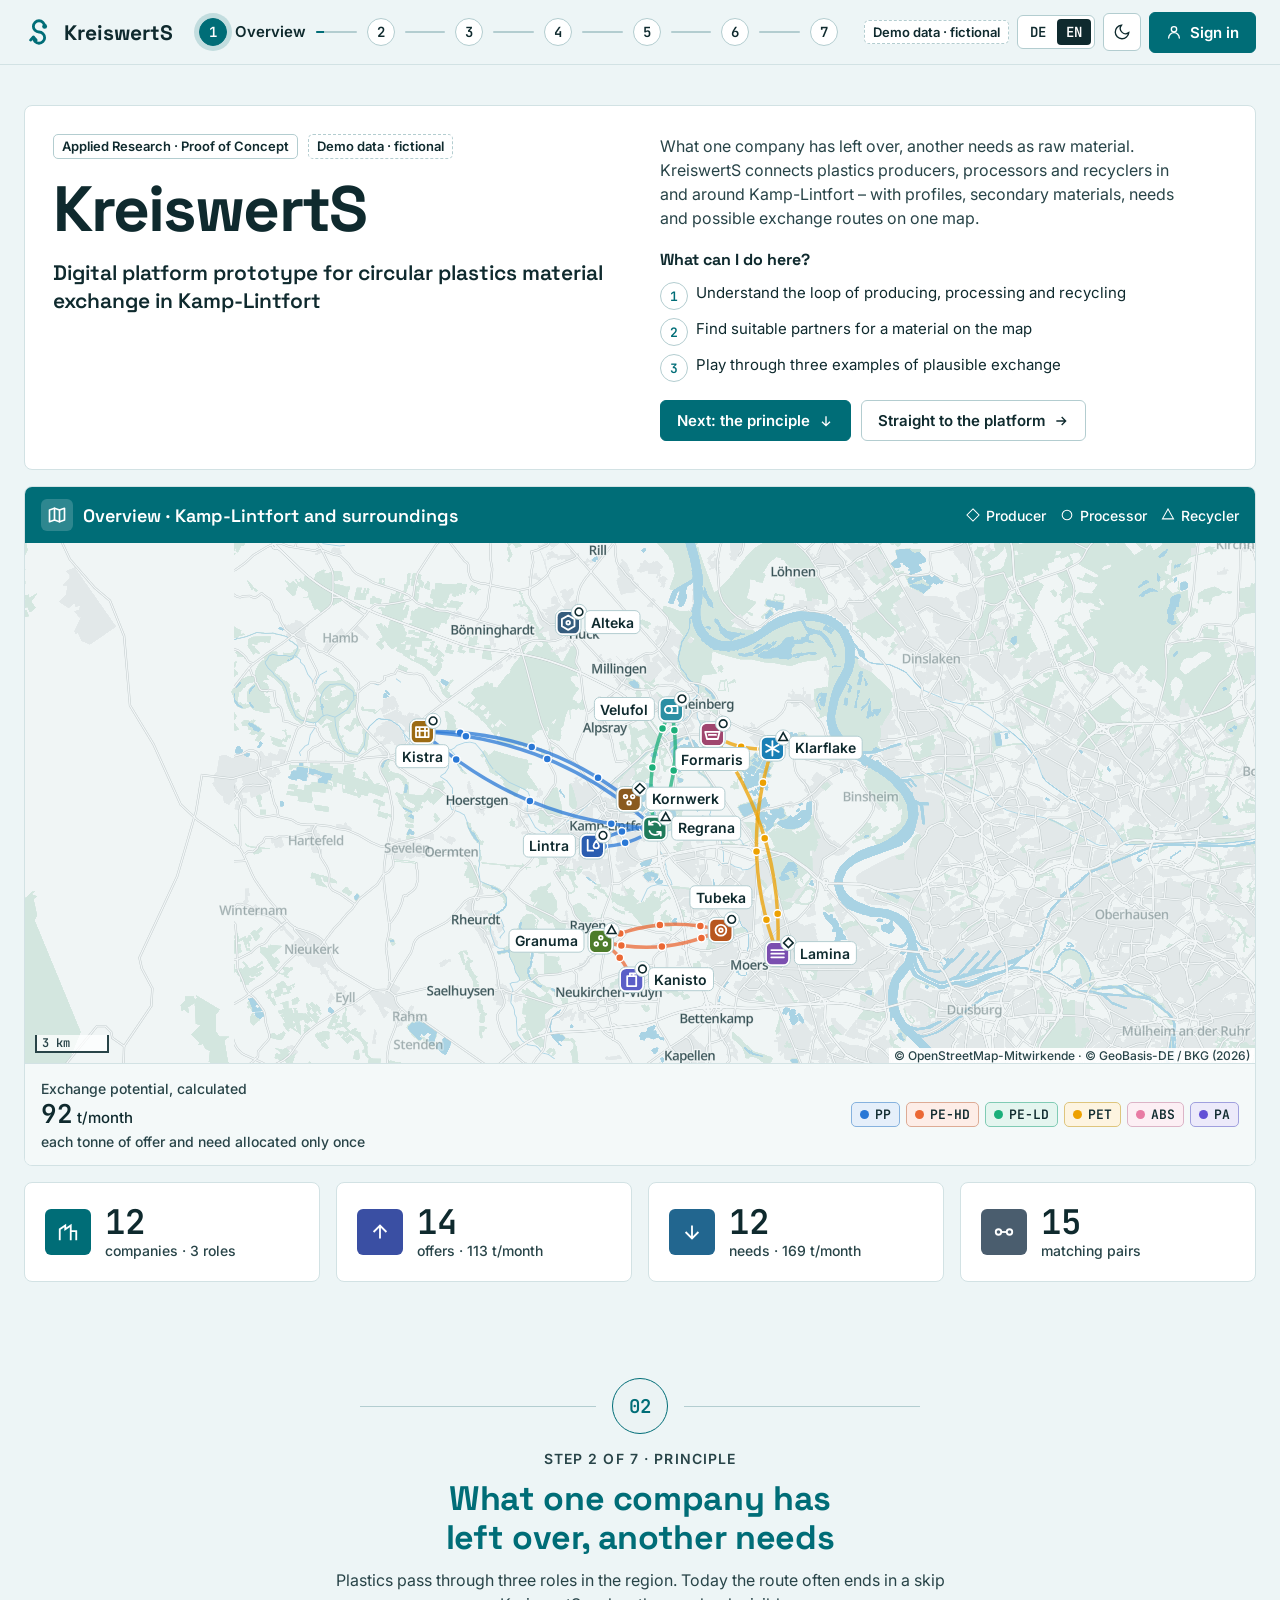
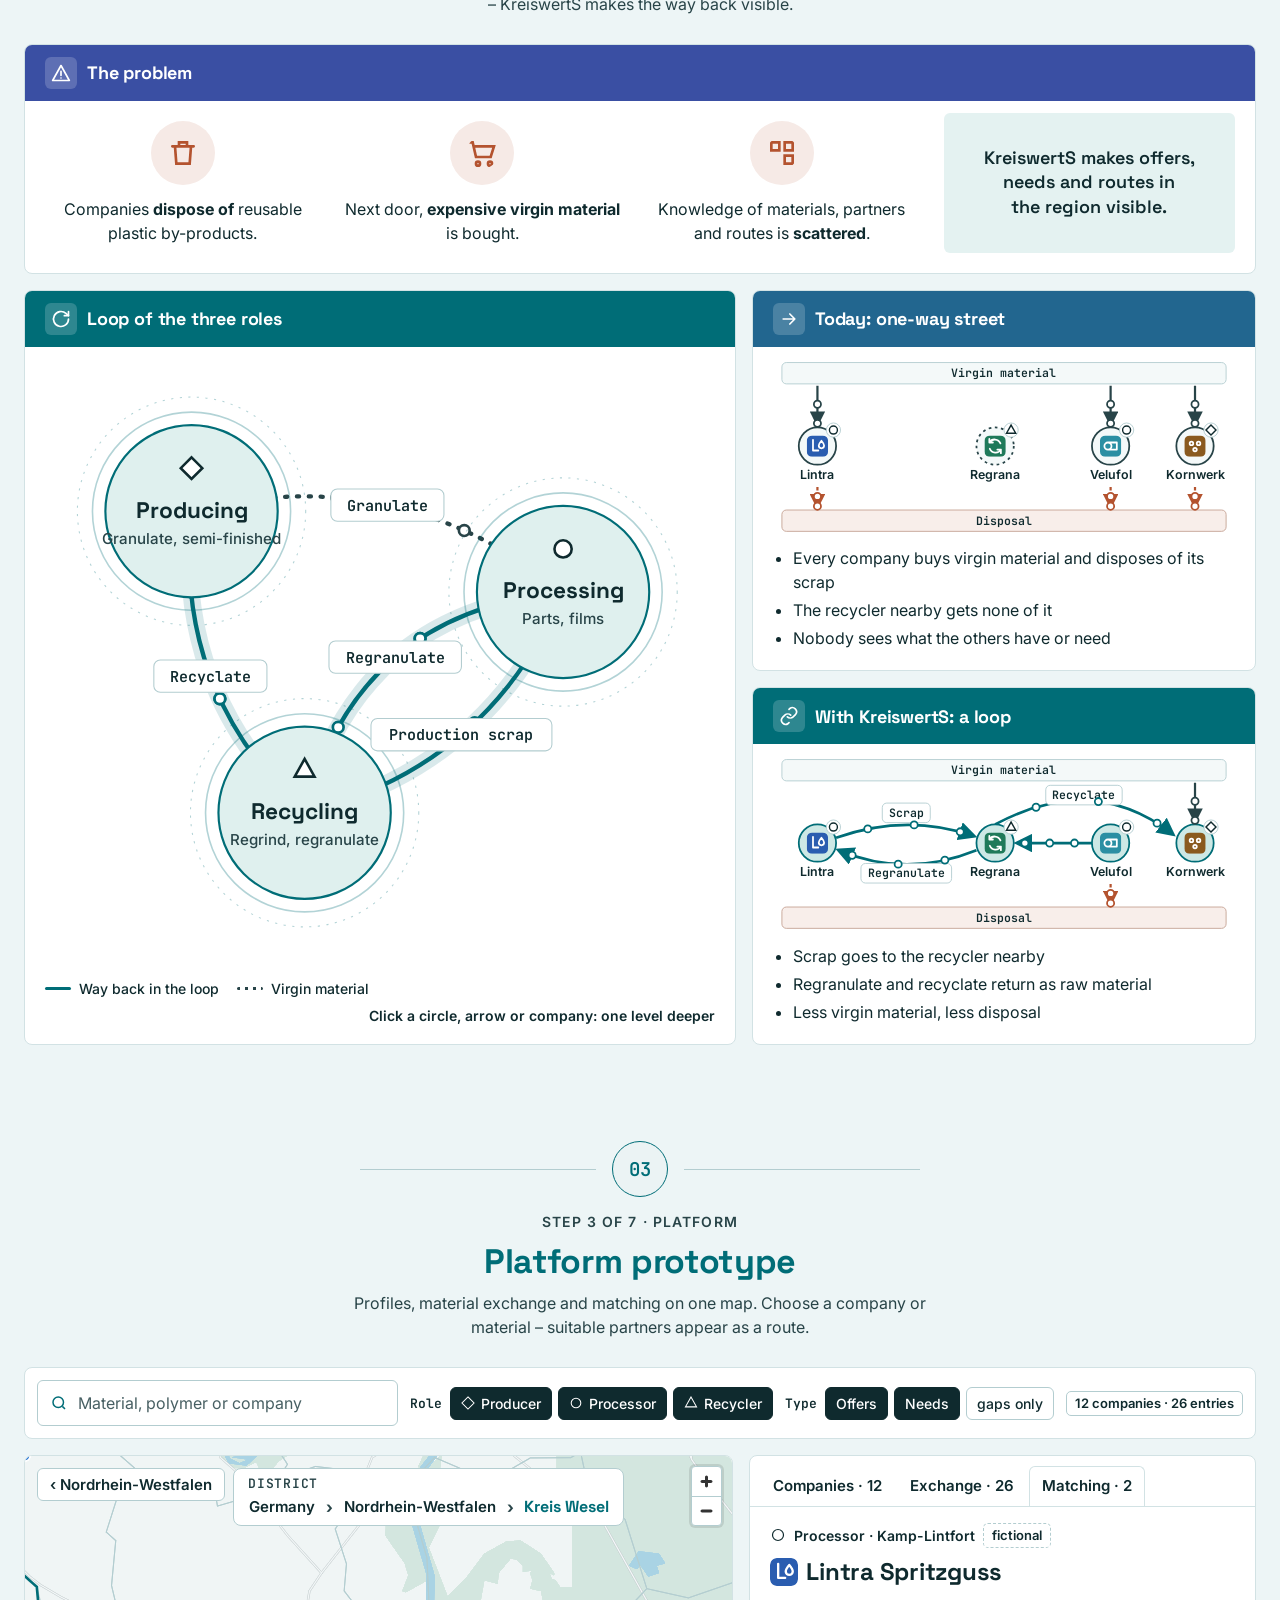
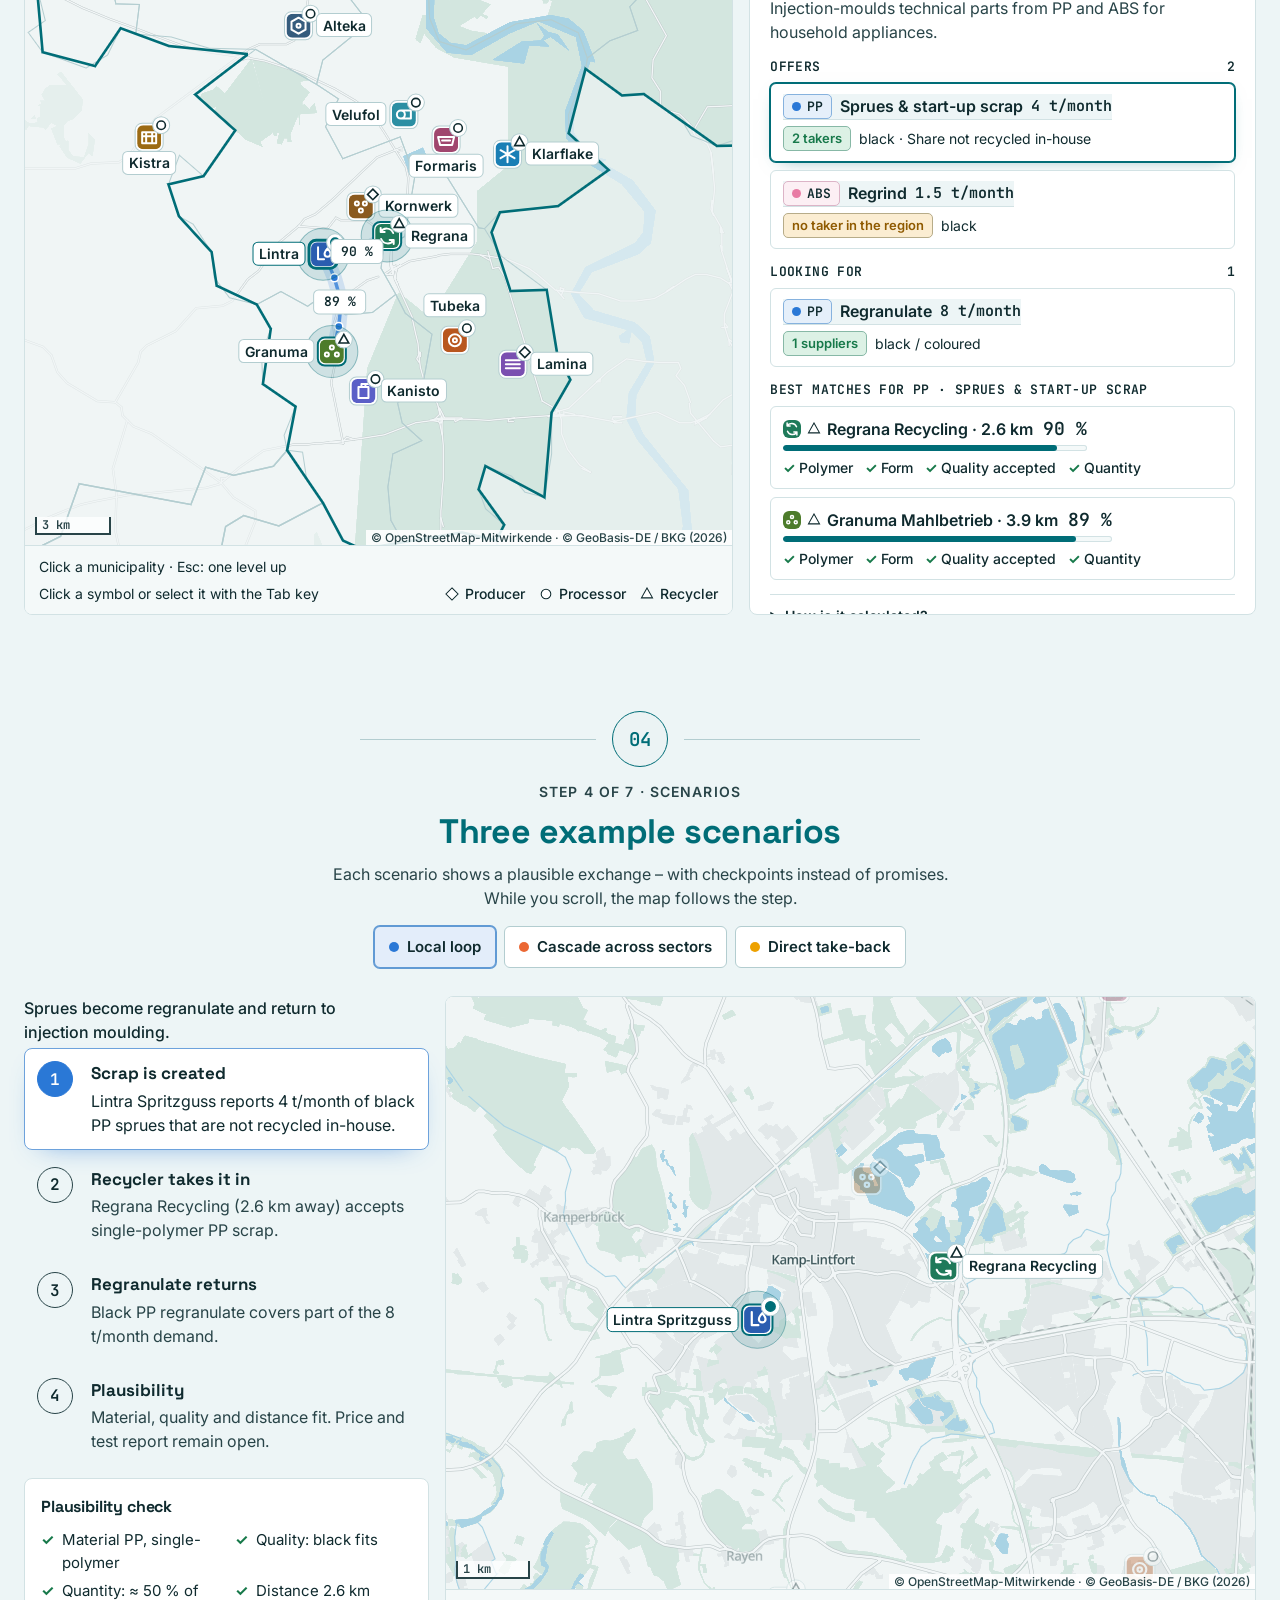
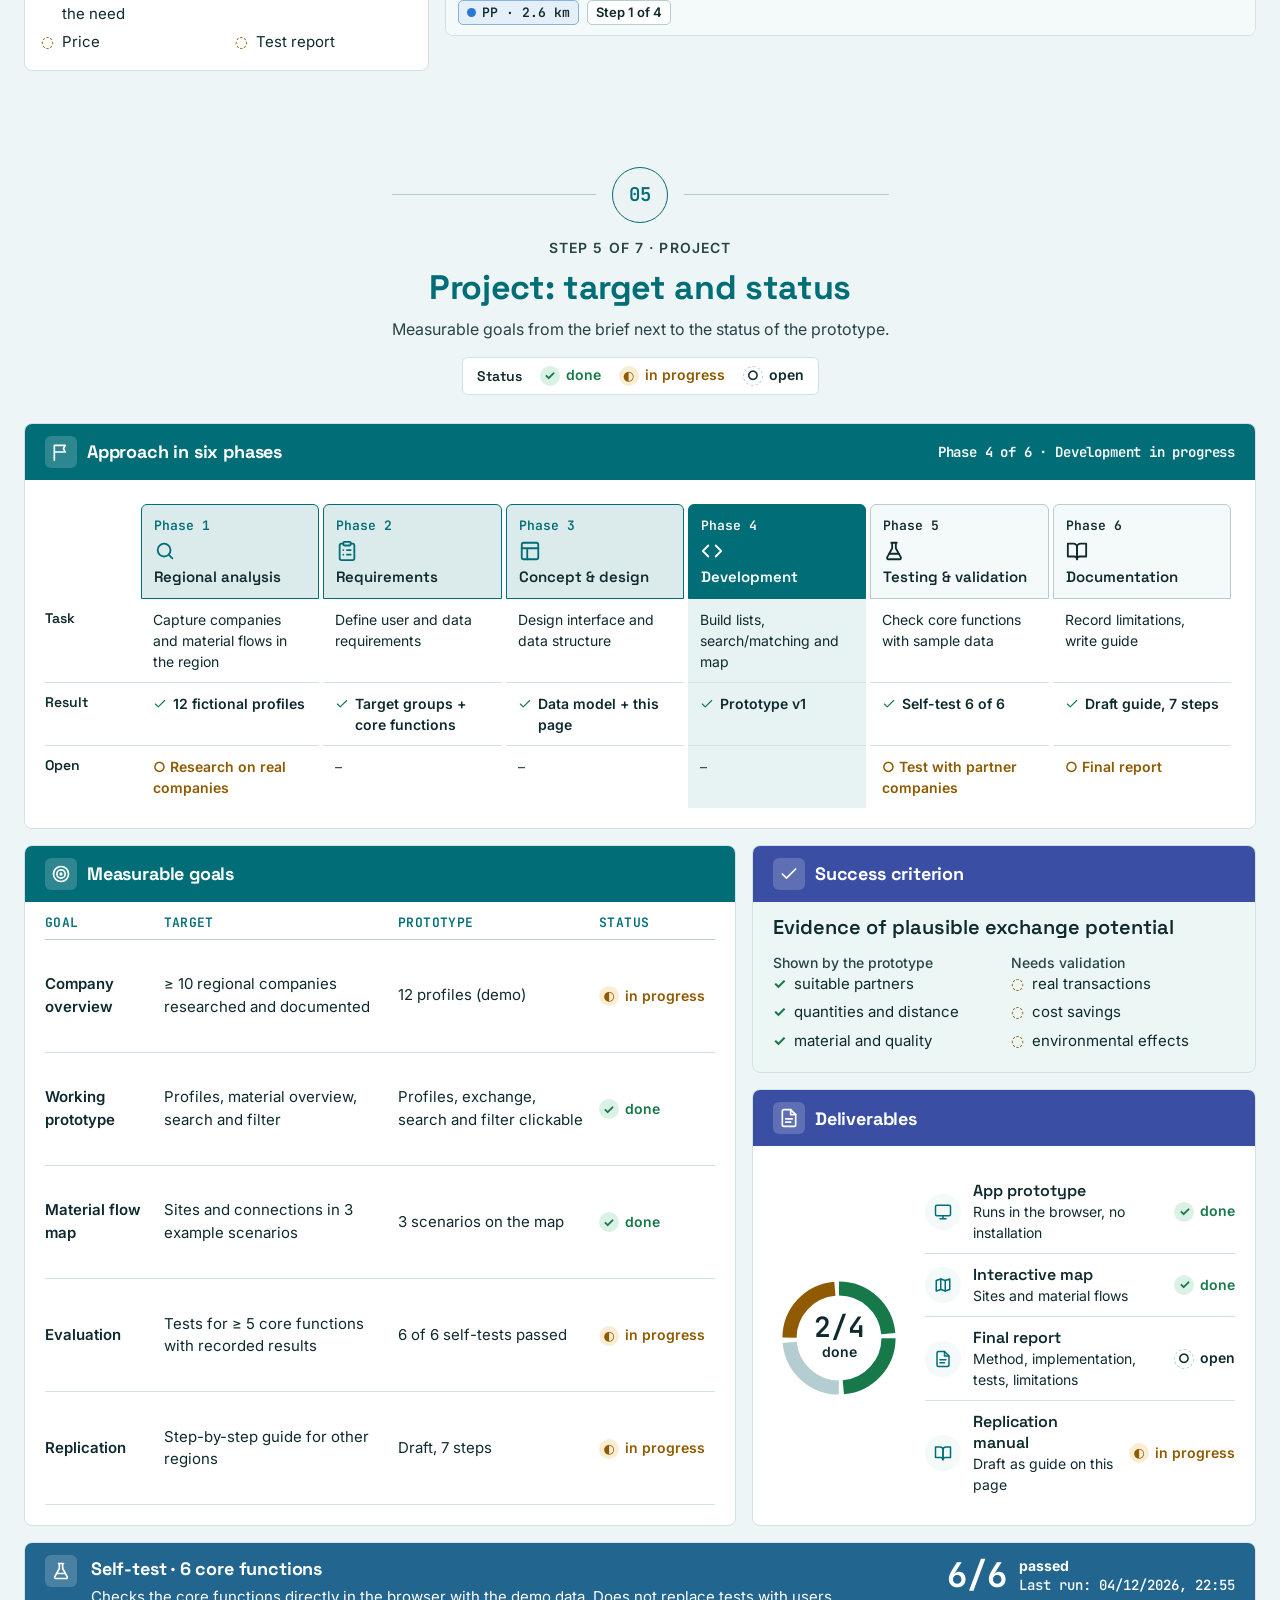
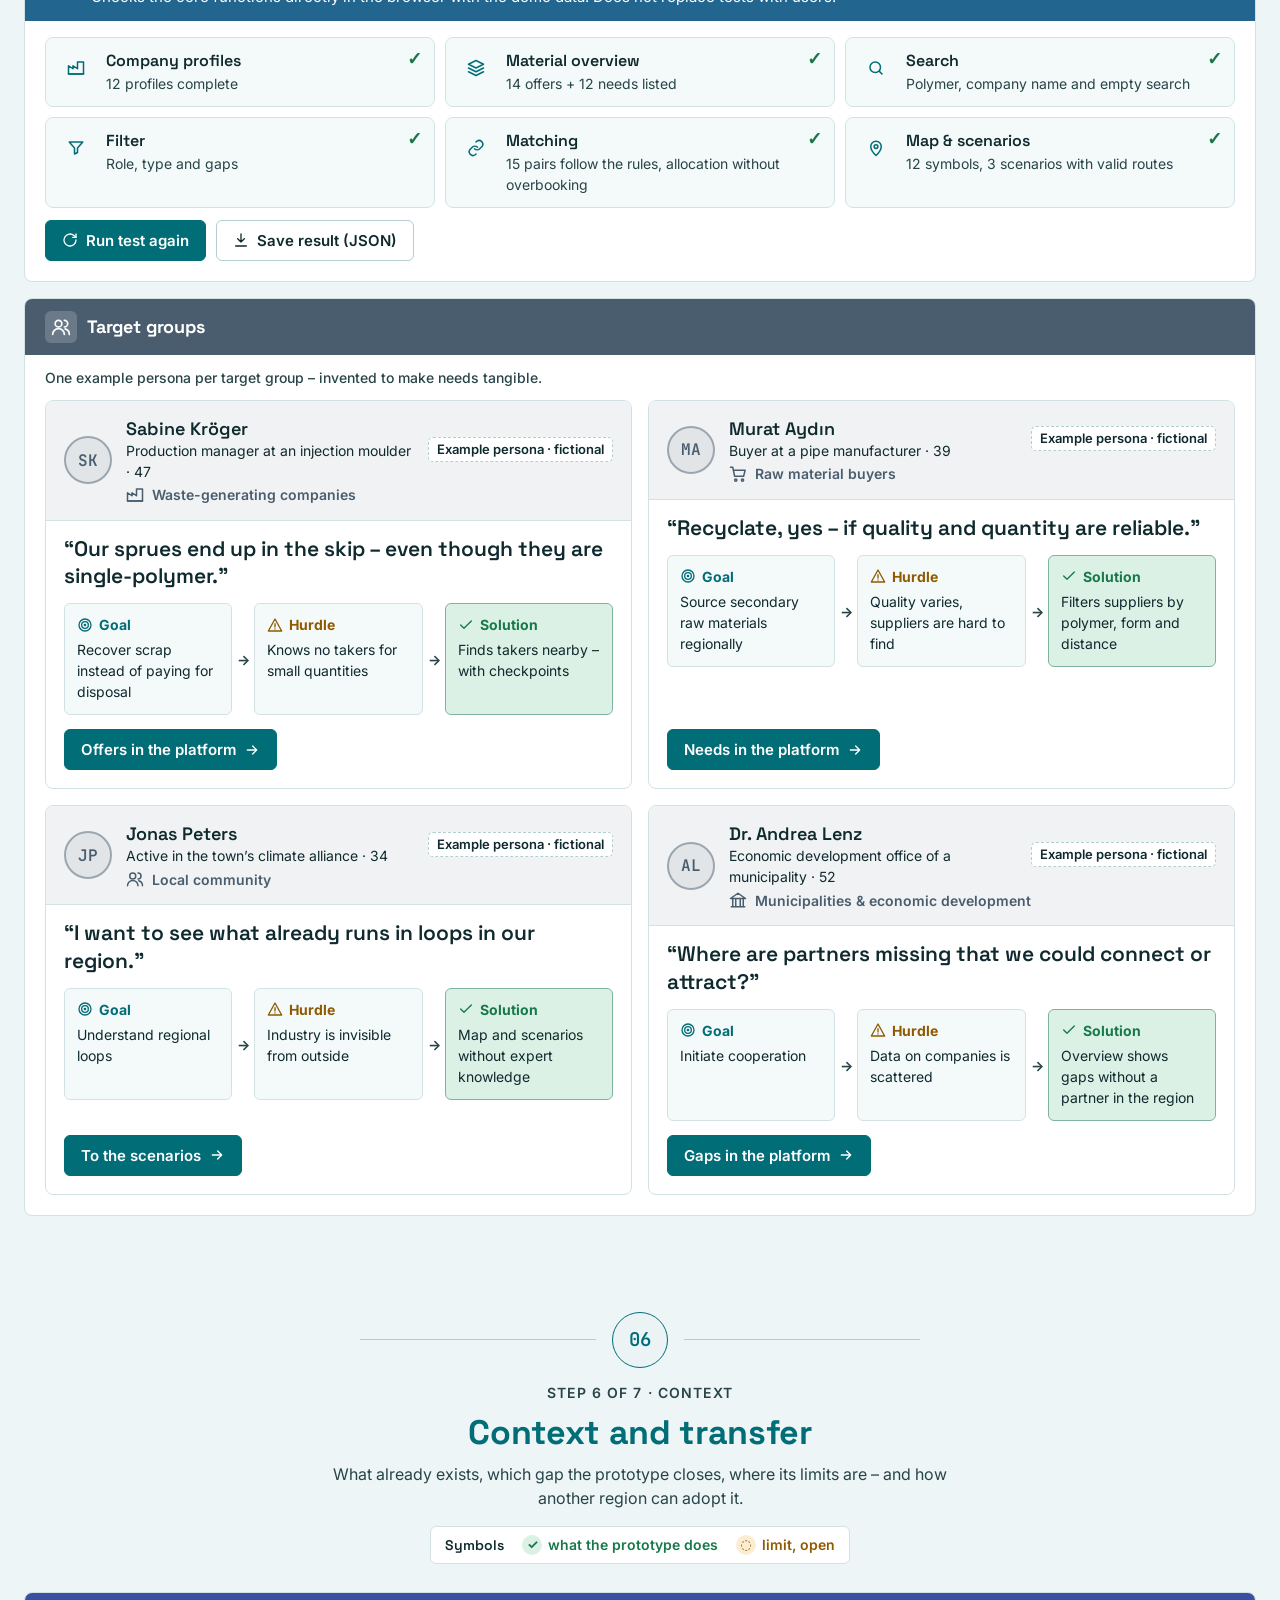
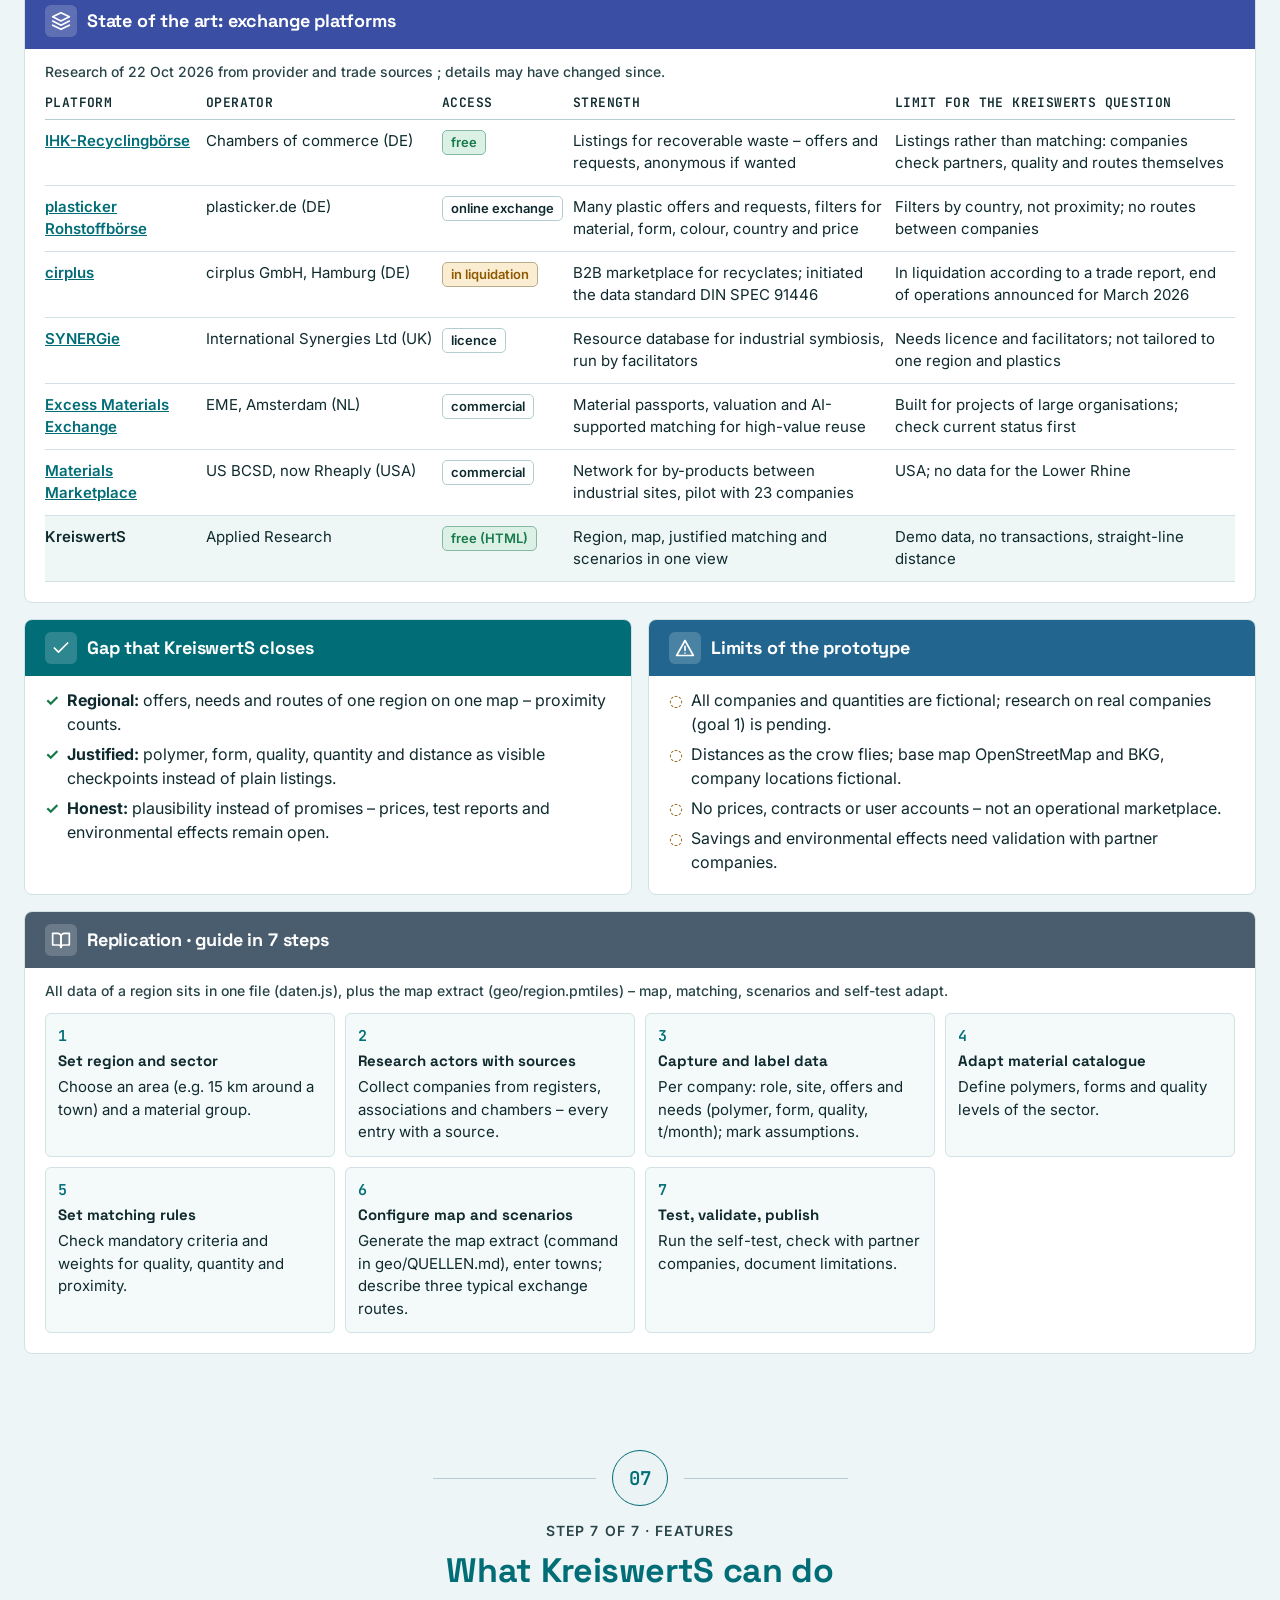
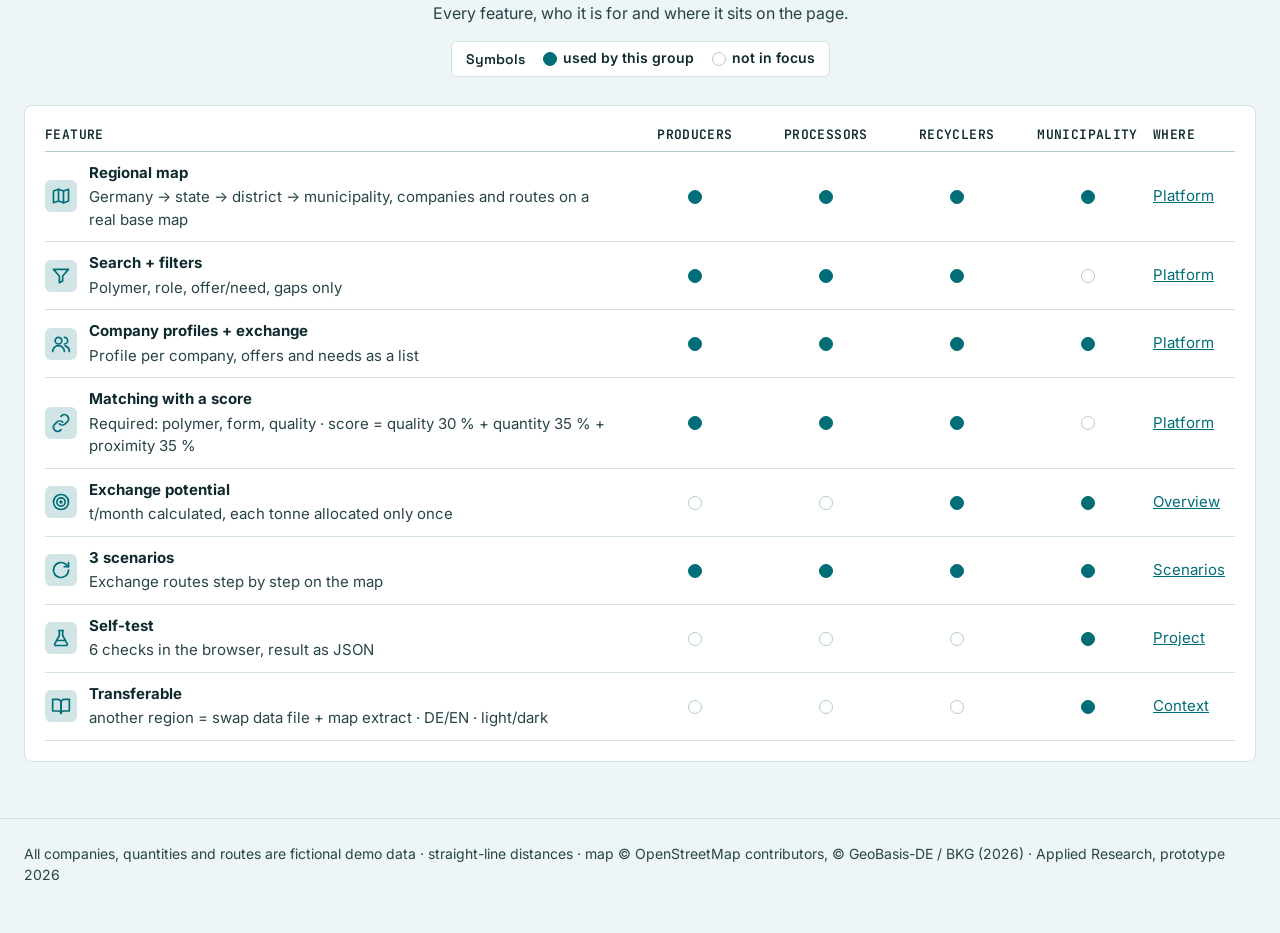
<file: projekt-a-materialfluss/karte/index.html>
<!doctype html>
<html lang="de">
<head>
<meta charset="utf-8">
<meta name="viewport" content="width=device-width, initial-scale=1">
<title>KreiswertS</title>
<meta name="description" content="KreiswertS – digitaler Plattform-Prototyp für den zirkulären Kunststoff-Materialaustausch in Kamp-Lintfort. Alle Unternehmen und Mengen sind fiktive Demo-Daten.">
<link rel="preconnect" href="https://fonts.googleapis.com">
<link rel="preconnect" href="https://fonts.gstatic.com" crossorigin>
<link href="https://fonts.googleapis.com/css2?family=Inter:wght@400..800&family=JetBrains+Mono:wght@400..700&family=Space+Grotesk:wght@500..700&display=swap" rel="stylesheet">
<link rel="icon" href="favicon.svg" type="image/svg+xml">
<link rel="stylesheet" href="vendor/maplibre-gl.css">
<link rel="stylesheet" href="kreiswerts.css">
</head>
<body>
<header class="top" id="top"><div class="wrap">
  <a class="brand" href="#start"><svg viewBox="0 0 32 32" fill="none" stroke="var(--accent)" stroke-width="3" stroke-linecap="round" stroke-linejoin="round" aria-hidden="true"><path d="M22 10A6 6 0 1 0 16 16A6 6 0 1 1 10 22"/><circle cx="22" cy="10" r="2.6" fill="var(--accent)" stroke="none"/><path d="M7 24.6 10 21.2 13 24.6"/></svg>KreiswertS</a>
  <nav class="rail" id="rail" data-ta="railAria"></nav>
  <div class="tools">
    <span class="bdg demo" data-t="demo"></span>
    <div class="seg" role="group" data-ta="langAria">
      <button type="button" data-lang="de" lang="de">DE</button>
      <button type="button" data-lang="en" lang="en">EN</button>
    </div>
    <button type="button" class="iconbtn" id="themeBtn"><svg viewBox="0 0 24 24" fill="none" stroke="currentColor" stroke-width="1.8" stroke-linecap="round" aria-hidden="true"><path id="themeIc" d=""/></svg></button>
    <a class="btn pri acct" href="konto.html" data-ta="signIn"><svg viewBox="0 0 24 24" fill="none" stroke="currentColor" stroke-width="2" stroke-linecap="round" aria-hidden="true"><circle cx="12" cy="8" r="4"/><path d="M4 21a8 8 0 0 1 16 0"/></svg><span data-t="signIn"></span></a>
  </div>
</div></header>

<main class="wrap">
<!-- 1 Überblick: Einstieg als Banner, Lagebild über die volle Breite (Start:B), Kopfleiste + Kennzahl-Chips (Start:A, 2026-10-22) -->
<section class="area" id="start">
  <div class="bento">
    <div class="tile t-intro">
      <div class="i-name">
        <div class="row"><span class="bdg" data-t="eyebrow"></span><span class="bdg demo" data-t="demo"></span></div>
        <h1>KreiswertS</h1>
        <p class="sub" data-t="title"></p>
      </div>
      <div class="i-text">
        <p class="lead" data-t="lead"></p>
        <div class="explain"><b data-t="canTitle"></b><ol><li data-t="can1"></li><li data-t="can2"></li><li data-t="can3"></li></ol></div>
        <div class="row">
          <a class="btn pri" href="#prinzip"><span data-t="ctaNext"></span><svg viewBox="0 0 24 24" fill="none" stroke="currentColor" stroke-width="2" aria-hidden="true"><path d="M12 5v14M6 13l6 6 6-6"/></svg></a>
          <a class="btn" href="#plattform"><span data-t="ctaPlat"></span><svg viewBox="0 0 24 24" fill="none" stroke="currentColor" stroke-width="2" aria-hidden="true"><path d="M5 12h14M13 6l6 6-6 6"/></svg></a>
        </div>
      </div>
    </div>
    <div class="tile t-map">
      <div class="bar"><span class="bt"><span class="hic" data-ic="map" aria-hidden="true"></span><strong data-t="mapTitle"></strong></span><span class="legend" id="legendStart"></span></div>
      <div class="stage"><svg class="map" id="mapStart" role="img"></svg></div>
      <div class="overlay">
        <div><span class="lab" data-t="potLabel"></span><br><span class="num" id="pot">–</span><span class="unit" data-t="perMonth"></span><br><span class="lab" data-t="potNote"></span></div>
        <span class="chips" id="polyLegend"></span>
      </div>
    </div>
    <div class="tile k"><span class="ic"><svg viewBox="0 0 24 24" fill="none" stroke-width="2" aria-hidden="true"><path d="M3 21V9l6-4v4l6-4v16M15 21V11h6v10"/></svg></span><div><span class="num" id="kFirms"></span><span class="lab" id="kFirmsL"></span></div></div>
    <div class="tile k hd-out"><span class="ic"><svg viewBox="0 0 24 24" fill="none" stroke-width="2" aria-hidden="true"><path d="M12 19V5M5 12l7-7 7 7"/></svg></span><div><span class="num" id="kOffers"></span><span class="lab" id="kOffersL"></span></div></div>
    <div class="tile k hd-tst"><span class="ic"><svg viewBox="0 0 24 24" fill="none" stroke-width="2" aria-hidden="true"><path d="M12 5v14M5 12l7 7 7-7"/></svg></span><div><span class="num" id="kNeeds"></span><span class="lab" id="kNeedsL"></span></div></div>
    <div class="tile k hd-per"><span class="ic"><svg viewBox="0 0 24 24" fill="none" stroke-width="2" aria-hidden="true"><circle cx="6" cy="12" r="3"/><circle cx="18" cy="12" r="3"/><path d="M9 12h6"/></svg></span><div><span class="num" id="kPairs"></span><span class="lab" data-t="kPairs"></span></div></div>
  </div>
</section>

<!-- 2 Prinzip: Problem als Leiste, Kreislauf links, Heute/Netz rechts gestapelt (Prinzip:A), Kopfleiste je Kachel (Prinz:A, 2026-10-22) -->
<section class="area" id="prinzip">
  <div class="head"><div><span class="medal" aria-hidden="true"><b>02</b></span><span class="kicker" data-kicker="1"></span><h2 data-t="prTitle"></h2><p data-t="prLead"></p></div></div>
  <div class="pr-grid">
    <div class="tile t-problem hd hd-out">
      <h3><span class="hic" data-ic="alert" aria-hidden="true"></span><span data-t="problem"></span></h3>
      <ul>
        <li><svg viewBox="0 0 24 24" fill="none" stroke-width="2" stroke-linecap="round" aria-hidden="true"><path d="M4 7h16M9 7V4h6v3M6 7l1 13h10l1-13"/></svg><span data-t="pb1"></span></li>
        <li><svg viewBox="0 0 24 24" fill="none" stroke-width="2" stroke-linecap="round" aria-hidden="true"><path d="M3 4h2l2.5 11h11L21 7H7"/><circle cx="9" cy="20" r="1.5"/><circle cx="18" cy="20" r="1.5"/></svg><span data-t="pb2"></span></li>
        <li><svg viewBox="0 0 24 24" fill="none" stroke-width="2" stroke-linecap="round" aria-hidden="true"><path d="M4 4h6v6H4zM14 14h6v6h-6zM14 4h6v6h-6z"/></svg><span data-t="pb3"></span></li>
      </ul>
      <p class="fix" data-t="fix"></p>
    </div>
    <figure class="tile t-cycle hd">
      <h3><span class="hic" data-ic="run" aria-hidden="true"></span><span data-t="cyTitle"></span></h3>
      <svg id="cycle" viewBox="70 40 640 520" role="img"></svg>
      <figcaption class="cy-legend"><span><i></i><span data-t="cyLoop"></span></span><span><i class="fwd"></i><span data-t="cyFwd"></span></span><span class="pz-hint" id="cyHint"></span></figcaption>
    </figure>
    <div class="tile vs hd hd-tst"><h3><span class="hic" data-ic="arrow" aria-hidden="true"></span><span data-t="vsToday"></span></h3><svg id="vsToday" viewBox="0 0 520 198" aria-hidden="true"></svg><ul id="vsTodayL"></ul></div>
    <div class="tile vs hd"><h3><span class="hic" data-ic="link" aria-hidden="true"></span><span data-t="vsNet"></span></h3><svg id="vsNet" viewBox="0 0 520 198" aria-hidden="true"></svg><ul id="vsNetL"></ul></div>
  </div>
</section>

<!-- 3 Plattform: Suche oben, große Karte, Profil und Matching im Seitenpanel -->
<section class="area" id="plattform">
  <div class="head"><div><span class="medal" aria-hidden="true"><b>03</b></span><span class="kicker" data-kicker="2"></span><h2 data-t="plTitle"></h2><p data-t="plLead"></p></div></div>
  <div class="search" role="search">
    <label class="field"><svg viewBox="0 0 24 24" fill="none" stroke-width="2" aria-hidden="true"><circle cx="11" cy="11" r="7"/><path d="m20 20-3.5-3.5"/></svg><span class="sr-only" data-t="searchLabel"></span><input type="search" id="q" data-tp="searchPh" autocomplete="off" spellcheck="false"></label>
    <div class="chipgrp" role="group" data-ta="role"><span class="gl" data-t="role" aria-hidden="true"></span><span class="chipgrp" id="roleChips"></span></div>
    <div class="chipgrp" role="group" data-ta="type"><span class="gl" data-t="type" aria-hidden="true"></span>
      <button type="button" class="chip" data-type="o" data-t="offers"></button>
      <button type="button" class="chip" data-type="n" data-t="needs"></button>
      <button type="button" class="chip" id="gapChip" data-t="gapsOnly"></button>
    </div>
    <span class="bdg" id="hits" aria-live="polite"></span>
  </div>
  <div class="plat">
    <div class="tile mapc">
      <div class="stage"><svg class="map" id="mapPlat" role="group"></svg></div>
      <div class="hint"><span data-t="mapHint"></span><span id="geoHint"></span><span class="legend" id="legendPlat"></span></div>
    </div>
    <div class="tile panel">
      <div class="tabs" role="tablist" id="ptabs">
        <button type="button" role="tab" id="tab-firms" data-tab="firms" aria-controls="pbody"></button>
        <button type="button" role="tab" id="tab-board" data-tab="board" aria-controls="pbody"></button>
        <button type="button" role="tab" id="tab-match" data-tab="match" aria-controls="pbody"></button>
      </div>
      <div class="pbody" id="pbody" role="tabpanel"></div>
    </div>
  </div>
</section>

<!-- 4 Szenarien: Schritte als schmale Zeitleiste links, Karte rechts 2/3 breit (Szenarien:A, 2026-10-22) -->
<section class="area" id="szenarien">
  <div class="head"><div><span class="medal" aria-hidden="true"><b>04</b></span><span class="kicker" data-kicker="3"></span><h2 data-t="scTitle"></h2><p data-t="scLead"></p></div><div class="scn-tabs" role="tablist" id="scnTabs"></div></div>
  <div class="story">
    <div class="steps" id="steps"></div>
    <div class="tile stagemap"><div class="stage"><svg class="map" id="mapScn" role="img"></svg></div><div class="cap" id="scnCap"></div></div>
  </div>
</section>

<!-- 5 Projekt: Phasen zuerst, Ziele + Erfolg/Ergebnisse, Selbsttest 3×2, Zielgruppen 2×2 (Projekt:C, 2026-10-22) -->
<section class="area" id="projekt">
  <div class="head"><div><span class="medal" aria-hidden="true"><b>05</b></span><span class="kicker" data-kicker="4"></span><h2 data-t="pjTitle"></h2><p data-t="pjLead"></p></div><div class="lg" id="legend" role="group" data-ta="legendAria"></div></div>
  <div class="pgrid">
    <div class="tile phases"><h3><span class="hic" data-ic="flag" aria-hidden="true"></span><span data-t="phTitle"></span><span class="now" id="phNow"></span></h3><div class="pt" id="pt"></div></div>
    <div class="tile sollist"><h3><span class="hic" data-ic="target" aria-hidden="true"></span><span data-t="goalsTitle"></span></h3>
      <div class="tscroll"><table><thead><tr><th data-t="thGoal"></th><th data-t="thSoll"></th><th data-t="thIst"></th><th data-t="thSt"></th></tr></thead><tbody id="goals"></tbody></table></div></div>
    <div class="tile succ"><h3><span class="hic" data-ic="check" aria-hidden="true"></span><span data-t="succTitle"></span></h3><p class="crit" data-t="succCrit"></p>
      <div class="cols"><div><p class="lab" data-t="succShows"></p><ul class="ticks" id="succY"></ul></div><div><p class="lab" data-t="succNeeds"></p><ul class="ticks" id="succO"></ul></div></div></div>
    <div class="tile outs"><h3><span class="hic" data-ic="file" aria-hidden="true"></span><span data-t="outTitle"></span></h3><div class="ob" id="outs"></div></div>
    <div class="tile eval" id="selftest">
      <div class="hb"><span class="hic" data-ic="flask" aria-hidden="true"></span>
        <div class="tt"><h3 id="testTitle"></h3><p data-t="testLead"></p></div>
        <div class="score"><b id="testScore"></b><span><strong id="testWord"></strong><small id="testStamp"></small></span></div></div>
      <ul class="tests" id="tests" aria-live="polite"></ul>
      <div class="row"><button type="button" class="btn pri" id="testRun"></button><button type="button" class="btn" id="testSave"></button></div></div>
    <div class="tile personas"><h3><span class="hic" data-ic="users" aria-hidden="true"></span><span data-t="perTitle"></span></h3><p class="lab" data-t="perLead"></p><div class="pgrid4" id="personas"></div></div>
  </div>
</section>

<!-- 6 Einordnung: State of the Art, Lücke und Grenzen als zwei Kacheln mit Kopfleiste, Leitfaden 4 + 3 (Einordnung:C + Einord:A, 2026-10-22) -->
<section class="area" id="einordnung">
  <div class="head"><div><span class="medal" aria-hidden="true"><b>06</b></span><span class="kicker" data-kicker="5"></span><h2 data-t="ctxTitle"></h2><p data-t="ctxLead"></p></div><div class="lg" id="ctxLegend" role="group" data-ta="ctxLgAria"></div></div>
  <div class="egrid">
    <div class="tile sota hd hd-out"><h3><span class="hic" data-ic="layers" aria-hidden="true"></span><span data-t="sotaTitle"></span></h3><p class="lab" data-t="sotaLead"></p>
      <div class="tscroll"><table><thead><tr><th data-t="thPlat"></th><th data-t="thBy"></th><th data-t="thAccess"></th><th data-t="thPlus"></th><th data-t="thGap"></th></tr></thead><tbody id="sota"></tbody></table></div></div>
    <div class="tile gap hd"><h3><span class="hic" data-ic="check" aria-hidden="true"></span><span data-t="gapTitle"></span></h3><ul class="ticks" id="gapList"></ul></div>
    <div class="tile lim hd hd-tst"><h3><span class="hic" data-ic="alert" aria-hidden="true"></span><span data-t="limTitle"></span></h3><ul class="ticks" id="limList"></ul></div>
    <div class="tile guide hd hd-per"><h3><span class="hic" data-ic="book" aria-hidden="true"></span><span id="guideTitle"></span></h3><p class="lab" data-t="guideLead"></p><ol class="rsteps" id="rsteps"></ol></div>
  </div>
</section>
<!-- 7 Funktionen: Matrix Funktion × Zielgruppe mit Sprung zur Stelle (Funk:C, 2026-10-23) -->
<section class="area" id="funktionen">
  <div class="head"><div><span class="medal" aria-hidden="true"><b>07</b></span><span class="kicker" data-kicker="6"></span><h2 data-t="fnTitle"></h2><p data-t="fnLead"></p></div><div class="lg" id="fnLegend" role="group" data-ta="fnLgAria"></div></div>
  <div class="tile fmatrix"><div class="tscroll"><table><thead><tr id="fnHead"></tr></thead><tbody id="fnRows"></tbody></table></div></div>
</section>
</main>
<footer class="foot"><div class="wrap" data-t="foot"></div></footer>
<script src="daten.js"></script>
<script src="matching.js"></script>
<script src="vendor/pmtiles.js"></script>
<script src="app.js"></script>
</body>
</html>
</file>
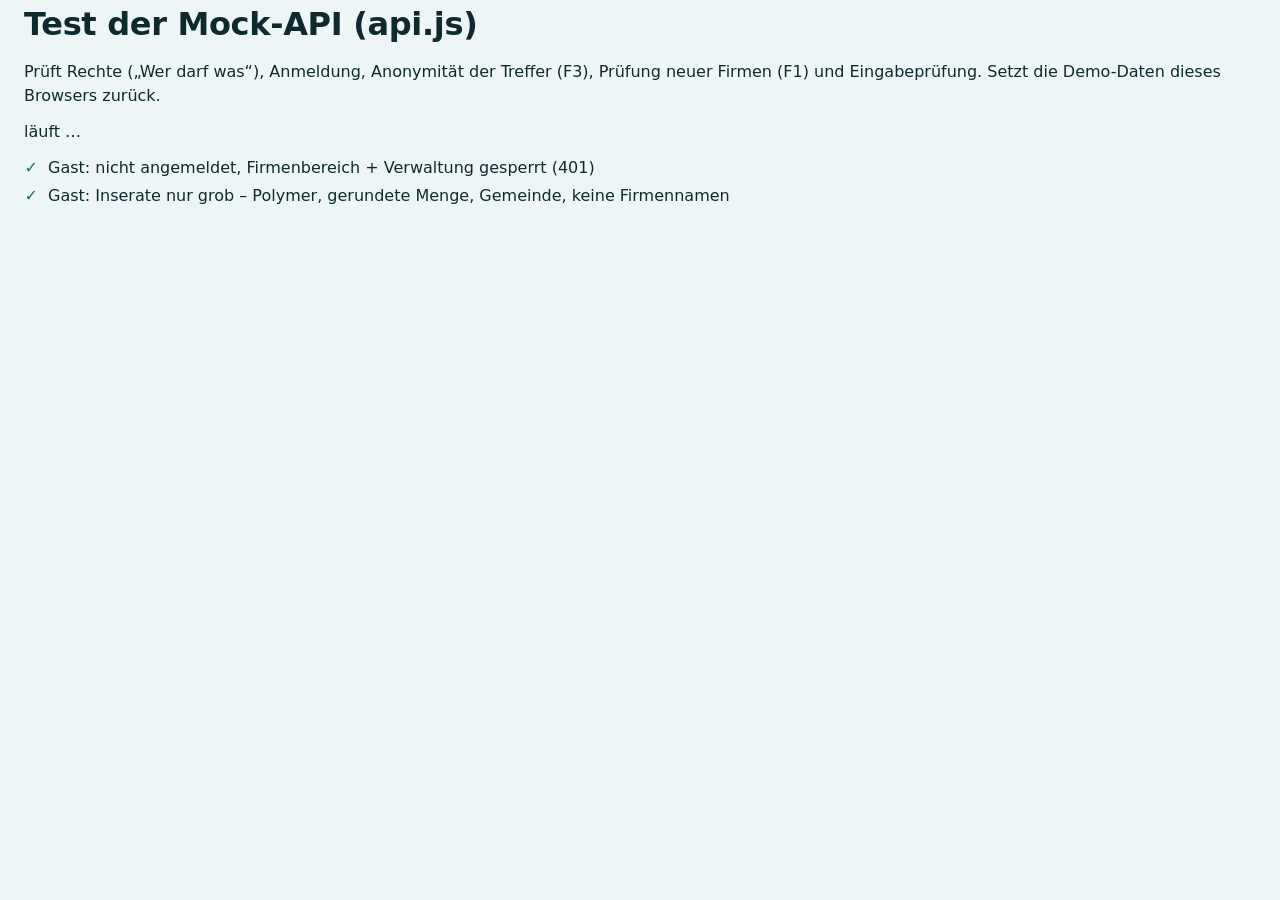
<file: projekt-a-materialfluss/karte/api-test.html>
<!doctype html>
<html lang="de">
<head>
<meta charset="utf-8">
<meta name="viewport" content="width=device-width, initial-scale=1">
<title>KreiswertS · Test der Mock-API</title>
<link rel="icon" href="favicon.svg" type="image/svg+xml">
<link rel="stylesheet" href="kreiswerts.css">
<style>
  main { padding: 24px 16px; display: flex; flex-direction: column; gap: 12px; }
  ol { margin: 0; padding-left: 24px; display: grid; gap: 4px; }
  .pass::marker { content: "✓  "; color: var(--ok); }
  .fail { color: var(--alert); font-weight: 600; }
  .fail::marker { content: "✗  "; }
</style>
</head>
<body>
<main class="wrap">
  <h1>Test der Mock-API (api.js)</h1>
  <p>Prüft Rechte („Wer darf was“), Anmeldung, Anonymität der Treffer (F3), Prüfung neuer Firmen (F1) und Eingabeprüfung. Setzt die Demo-Daten dieses Browsers zurück.</p>
  <p id="sum" aria-live="polite">läuft …</p>
  <ol id="out"></ol>
</main>
<script src="daten.js"></script>
<script src="matching.js"></script>
<script src="api.js"></script>
<script>
(async () => {
  'use strict';
  const A = window.KW_API, D = window.KW_DATA, out = document.getElementById('out'), res = [];
  const status = async p => { try { await p; return 200; } catch (e) { if (!(e instanceof A.ApiError)) throw e; return e.status; } };
  async function t(name, fn) {
    let ok = false, msg = '';
    try { ok = await fn(); } catch (e) { msg = String(e && e.message || e); }
    res.push(ok);
    const li = document.createElement('li'); li.className = ok ? 'pass' : 'fail'; li.textContent = name + (msg ? ` – ${msg}` : ''); out.appendChild(li);
  }
  const as = id => A.loginPasskey(id);
  await A.reset();

  await t('Gast: nicht angemeldet, Firmenbereich + Verwaltung gesperrt (401)', async () =>
    (await A.me()) === null && await status(A.matches()) === 401 && await status(A.adminOverview()) === 401 && await status(A.saveItem({})) === 401);
  await t('Gast: Inserate nur grob – Polymer, gerundete Menge, Gemeinde, keine Firmennamen', async () => {
    const ls = await A.listings();
    return ls.length > 0 && ls.every(x => !('party' in x) && !('id' in x) && x.town && (x.t.lt === 5 || x.t.about % 5 === 0) && !JSON.stringify(x).includes('Recycling'));
  });
  await t('Firmen-Mitglied: Treffer nach Wert, Wert = matching.js', async () => {
    await as('u2');
    const ms = await A.matches(), m = ms[0], rules = await A.rules();
    const o = m.mine.kind === 'o' ? m.mine : m.other, n = m.mine.kind === 'o' ? m.other : m.mine;
    const F = id => D.firms.find(f => f.id === id), direct = window.KW_MATCH.match(o, n, F(D.firms.find(f => f.o.some(x => x.id === o.id)).id), F(D.firms.find(f => f.n.some(x => x.id === n.id)).id), rules, m.mine.kind === 'o' ? 'offer' : 'need');
    return ms.length > 1 && ms.every((x, i) => !i || ms[i - 1].score >= x.score) && direct.score === m.score;
  });
  await t('F3: Gegenüber nur Rolle, Gemeinde, Entfernung – Name nur nach angenommener Anfrage', async () => {
    const ms = await A.matches();
    const vel = ms.filter(m => m.party.town === 'Rheinberg' && m.party.name === 'Velufol Folienwerk');   // r3 angenommen
    const anon = ms.filter(m => m.party.role && m.party.town && m.party.km > 0 && !m.party.name);
    return vel.length > 0 && anon.length > 0;
  });
  await t('Firmen-Mitglied: kein Team einladen, keine Verwaltung (403)', async () =>
    await status(A.invite('neu@demo.de', 'member')) === 403 && await status(A.adminOverview()) === 403 && await status(A.saveRules(D.rules)) === 403);
  await t('Anfrage annehmen: danach sieht die anfragende Firma den Namen', async () => {
    const r1 = (await A.requests()).find(q => q.id === 'r1');
    if (!r1 || !r1.incoming || r1.party.name) return false;
    await A.answer('r1', true);
    const again = await status(A.answer('r1', false));
    await as('u1');
    const m = (await A.matches()).find(x => x.other.id === 'o4');
    return again === 409 && m && m.party.name === 'Regrana Recycling' && m.request.status === 'accepted';
  });
  await t('Firmen-Admin: einladen ja, doppelte E-Mail 409, sich selbst entfernen 409', async () =>
    await status(A.invite('neu@lintra-demo.de', 'member')) === 200 && await status(A.invite('neu@lintra-demo.de', 'member')) === 409 && await status(A.removeMember('u1')) === 409);
  await t('Inserate: Eingaben geprüft (422), fremde Inserate gesperrt, neues Inserat findet Treffer', async () => {
    const bad = await status(A.saveItem({ kind: 'o', poly: 'XX', form: 'Mahlgut', q: 'natur', t: 2, until: Date.now() + 864e5 }));
    const neg = await status(A.saveItem({ kind: 'o', poly: 'PP', form: 'Mahlgut', q: 'natur', t: -1, until: Date.now() + 864e5 }));
    const foreign = await status(A.saveItem({ id: 'o4', kind: 'o', poly: 'PP', form: 'Mahlgut', q: 'natur', t: 2, until: Date.now() + 864e5 }));
    const del = await status(A.deleteItem('o4'));
    const { id } = await A.saveItem({ kind: 'o', poly: 'PP', form: 'Mahlgut', q: 'farbig', t: 2, until: Date.now() + 30 * 864e5 });
    const hits = (await A.myItems()).find(x => x.id === id).hits;
    return bad === 422 && neg === 422 && foreign === 403 && del === 404 && hits > 0;
  });
  await t('Anmeldelink: neue Adresse → Registrierung, Firma sofort aktiv, Link nur einmal (F1)', async () => {
    await A.logout();
    const r = await A.requestLink('anna@neu-demo.de'), tok = r.demoMail.token;
    const o = await A.openLink(tok);
    const reused = await status(A.openLink(tok));
    const me = await A.register(o.register.ticket, { name: 'Anna Neu', firm: 'Neu Kunststoffe', role: 'V', town: 'Moers' });
    const pub = (await A.overview()).firms;
    await as('u9');
    const q = (await A.adminOverview()).queue.find(f => f.name === 'Neu Kunststoffe');
    return !r.demoMail.known && reused === 410 && me.person.role === 'admin' && pub === D.firms.length + 1 && q && q.status === 'active';
  });
  await t('Anmeldelink: nach 15 Minuten abgelaufen (410), ungültige E-Mail 422', async () => {
    const r = await A.requestLink('m.kranz@lintra-demo.de'), now = Date.now, at = now();
    Date.now = () => at + 16 * 60e3;
    try { return await status(A.openLink(r.demoMail.token)) === 410 && await status(A.requestLink('kein-mail')) === 422; } finally { Date.now = now; }
  });
  await t('Plattform-Team: prüfen, sperren (Anmeldung + Inserate weg), Regeln nur mit Summe 100 %', async () => {
    await as('u9');
    const before = (await A.overview()).offersT;
    await A.reviewFirm('velufol', 'ok');
    await A.reviewFirm('regrana', 'block');
    const blockedLogin = await status(A.loginPasskey('u2'));
    await as('u9');
    const after = (await A.overview()).offersT, queue = (await A.adminOverview()).queue.map(f => f.id);
    const badRules = await status(A.saveRules({ wq: .5, wm: .5, wd: .5, dmax: 25 }));
    const okRules = await status(A.saveRules({ wq: .4, wm: .3, wd: .3, dmax: 30 }));
    await A.reviewFirm('regrana', 'unblock');
    const log = (await A.log()).map(e => e.kind);
    return blockedLogin === 403 && after < before && !queue.includes('velufol') && badRules === 422 && okRules === 200 && log.includes('firm.block') && log.includes('rules');
  });
  await t('Meldung: gemeldetes Inserat ausblenden wirkt in der Börse', async () => {
    const o = await A.adminOverview(), m = o.reports[0];
    await A.resolveReport(m.id, 'hide');
    await A.logout();
    const ls = await A.listings();
    await as('u9');
    return (await A.allItems()).find(x => x.id === m.item.id).hidden && !(await A.adminOverview()).reports.length && ls.length > 0;
  });
  await A.reset();
  const n = res.filter(Boolean).length;
  document.getElementById('sum').textContent = `${n}/${res.length} bestanden`;
  document.body.dataset.result = `${n}/${res.length}`;
})();
</script>
</body>
</html>
</file>
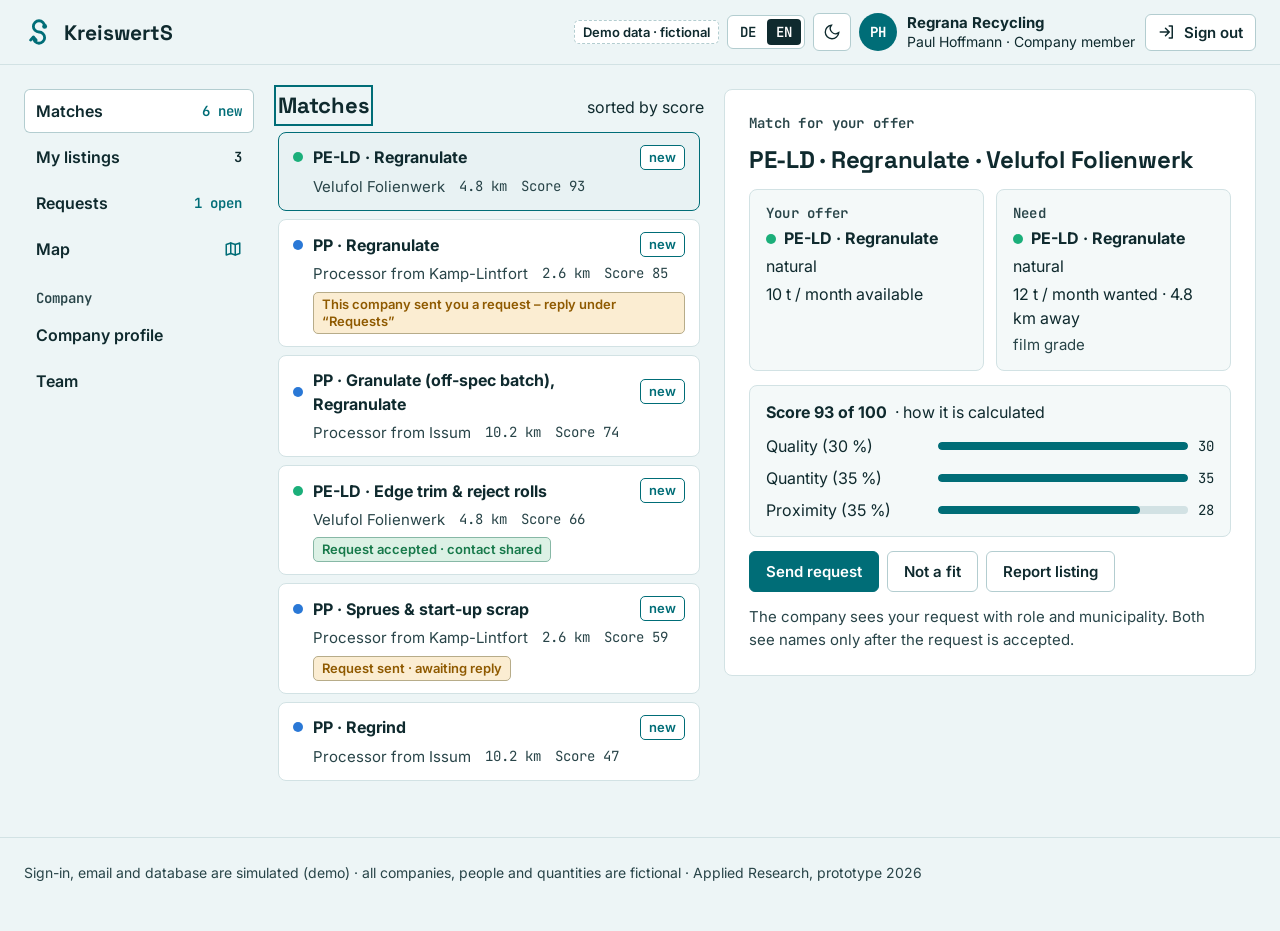
<file: projekt-a-materialfluss/karte/konto.html>
<!doctype html>
<html lang="de">
<head>
<meta charset="utf-8">
<meta name="viewport" content="width=device-width, initial-scale=1">
<title>KreiswertS · Konto</title>
<meta name="description" content="KreiswertS – Anmeldung, Firmenbereich und Verwaltung. Prototyp: Anmeldung, E-Mail und Datenbank sind simuliert, alle Firmen und Mengen fiktive Demo-Daten.">
<link rel="preconnect" href="https://fonts.googleapis.com">
<link rel="preconnect" href="https://fonts.gstatic.com" crossorigin>
<link href="https://fonts.googleapis.com/css2?family=Inter:wght@400..800&family=JetBrains+Mono:wght@400..700&family=Space+Grotesk:wght@500..700&display=swap" rel="stylesheet">
<link rel="icon" href="favicon.svg" type="image/svg+xml">
<link rel="stylesheet" href="kreiswerts.css">
<link rel="stylesheet" href="konto.css">
</head>
<body class="acc-page">
<header class="top" id="top"><div class="wrap">
  <a class="brand" href="index.html" data-ta="toMap"><svg viewBox="0 0 32 32" fill="none" stroke="var(--accent)" stroke-width="3" stroke-linecap="round" stroke-linejoin="round" aria-hidden="true"><path d="M22 10A6 6 0 1 0 16 16A6 6 0 1 1 10 22"/><circle cx="22" cy="10" r="2.6" fill="var(--accent)" stroke="none"/><path d="M7 24.6 10 21.2 13 24.6"/></svg>KreiswertS</a>
  <span class="bdg" id="areaBdg" hidden></span>
  <nav class="anav" id="anav" hidden></nav>
  <div class="tools">
    <span class="bdg demo" data-t="demo"></span>
    <div class="seg" role="group" data-ta="langAria">
      <button type="button" data-lang="de" lang="de">DE</button>
      <button type="button" data-lang="en" lang="en">EN</button>
    </div>
    <button type="button" class="iconbtn" id="themeBtn"><svg viewBox="0 0 24 24" fill="none" stroke="currentColor" stroke-width="1.8" stroke-linecap="round" aria-hidden="true"><path id="themeIc" d=""/></svg></button>
    <div class="who" id="who"></div>
  </div>
</div></header>
<main class="wrap acc-main" id="app"><p data-t="loading"></p></main>
<p class="toast" id="toast" role="status" aria-live="polite" hidden></p>
<dialog class="dlg" id="dlg"></dialog>
<footer class="foot"><div class="wrap" data-t="foot"></div></footer>
<script src="daten.js"></script>
<script src="matching.js"></script>
<script src="api.js"></script>
<script src="konto.js"></script>
</body>
</html>
</file>
<file: Praesentation/style.css>
:root{
    /* Layout: Wege-Umschalter klebt oben, darunter ein Fluss in 4 Stufen.
       Breit: Spalten mit Verbindungslinien. Schmal: eine Spalte mit beschrifteten Pfeilen. */
    --bg:#f2f4f8; --surface:#ffffff; --surface-2:#f7f8fb; --line:#d6dce8; --ink:#121a2c; --muted:#525f78;
    --s1:#2255d4; --s2:#0d7a54; --s3:#6a3fd0; --s4:#a25a00;
    --font-display:"Bricolage Grotesque","IBM Plex Sans",system-ui,sans-serif;
    --font-body:"IBM Plex Sans",system-ui,-apple-system,"Segoe UI",sans-serif;
    --font-mono:"IBM Plex Mono",ui-monospace,SFMono-Regular,Menlo,monospace;
    color-scheme:light;
  }
  @media (prefers-color-scheme:dark){
    :root:not([data-theme="light"]){
      --bg:#0c111c; --surface:#151c2b; --surface-2:#111827; --line:#2b3650; --ink:#e8edf7; --muted:#97a4bd;
      --s1:#7ba8ff; --s2:#4fd6a0; --s3:#b89cff; --s4:#f5b94a;
      color-scheme:dark;
    }
  }
  :root[data-theme="dark"]{
    --bg:#0c111c; --surface:#151c2b; --surface-2:#111827; --line:#2b3650; --ink:#e8edf7; --muted:#97a4bd;
    --s1:#7ba8ff; --s2:#4fd6a0; --s3:#b89cff; --s4:#f5b94a;
    color-scheme:dark;
  }

  *{box-sizing:border-box;margin:0;padding:0}
  body{background:var(--bg);color:var(--ink);font-family:var(--font-body);font-size:16px;line-height:1.5;
       padding:28px clamp(16px,2.5vw,48px) 56px;-webkit-text-size-adjust:100%}
  /* Obergrenze 1880 px: bei 1920 px Fensterbreite volle Breite, beim Rauszoomen wird die Seite kleiner */
  .page{max-width:1880px;margin:0 auto;display:flex;flex-direction:column;gap:22px}

  header h1{font-family:var(--font-display);font-size:clamp(28px,4.2vw,42px);font-weight:700;letter-spacing:-.02em;line-height:1.1;text-wrap:balance}
  header p{color:var(--muted);margin-top:8px;font-size:17px;text-wrap:pretty}

  /* Stack-Leiste */
  .stack{list-style:none;display:grid;grid-template-columns:repeat(auto-fit,minmax(150px,1fr));gap:8px}
  .stack li{background:var(--surface);border:1px solid var(--line);border-radius:10px;padding:8px 11px 9px;
            border-top:3px solid var(--c);display:flex;flex-direction:column;gap:1px;min-width:0}
  .stack span{font-size:11.5px;color:var(--muted)}
  .stack b{font-family:var(--font-mono);font-size:13px;font-weight:600;overflow-wrap:anywhere}

  header{position:relative}
  .tools{position:absolute;top:0;right:0;display:flex;gap:8px}
  .seg-sm{display:flex;border:1px solid var(--line);border-radius:8px;overflow:hidden;background:var(--surface)}
  .seg-sm button{font:600 13px/1 var(--font-mono);padding:8px 12px;border:0;background:transparent;color:var(--muted);cursor:pointer}
  .seg-sm button[aria-pressed="true"]{background:var(--ink);color:var(--bg)}
  .seg-sm button:focus-visible{outline:2px solid var(--s1);outline-offset:-2px}
  header h1{padding-right:240px}
  @media (max-width:640px){
    .tools{position:static;justify-content:flex-end;flex-wrap:wrap;margin-bottom:14px}
    header h1{padding-right:0}
  }

  /* Fundament + Gruppen */
  .base{display:grid;grid-template-columns:repeat(3,1fr);gap:8px}
  .base-item{background:var(--ink);color:var(--bg);border-radius:10px;padding:10px 13px;display:flex;flex-direction:column;gap:1px;min-width:0}
  .base-item span{font-size:11px;letter-spacing:.08em;text-transform:uppercase;opacity:.7}
  .base-item b{font-family:var(--font-display);font-size:20px;font-weight:700;line-height:1.2}
  .base-item em{font-style:normal;font-size:13px;opacity:.75}
  .stackbar{display:flex;flex-direction:column;gap:10px}
  .groups{display:grid;grid-template-columns:repeat(4,1fr);gap:8px}
  /* Sehr breit: Fundament und Gruppen als eine Leiste mit sieben Feldern */
  @media (min-width:1850px){
    .stackbar{display:grid;grid-template-columns:repeat(3,minmax(0,1fr)) repeat(4,minmax(0,1.25fr));gap:8px}
    .stackbar>.base,.stackbar>.groups{display:contents}
    .base-item{justify-content:center}
  }
  .grp{background:var(--surface);border:1px solid var(--line);border-top:3px solid var(--c);border-radius:10px;padding:10px 12px;min-width:0}
  .grp h4{font-size:11px;font-weight:600;letter-spacing:.08em;text-transform:uppercase;color:var(--c);margin-bottom:6px}
  .grp ul{list-style:none;display:flex;flex-direction:column;gap:4px}
  .grp li{display:flex;justify-content:space-between;align-items:baseline;gap:8px;flex-wrap:wrap}
  .grp li b{font:600 13.5px/1.35 var(--font-mono)}
  .grp li span{font-size:12.5px;color:var(--muted)}
  .kat{display:block;font-size:10.5px;font-weight:600;letter-spacing:.08em;text-transform:uppercase;color:var(--c);margin-bottom:3px}

  /* Komponenten erklärt */
  .gloss{display:flex;flex-direction:column;gap:22px;margin-top:16px}
  .gloss-grp h3{font-size:12px;font-weight:600;letter-spacing:.1em;text-transform:uppercase;color:var(--c);
                padding-bottom:6px;border-bottom:2px solid var(--c);margin-bottom:10px}
  .gloss-grid{display:grid;grid-template-columns:repeat(auto-fill,minmax(300px,1fr));gap:10px}
  .card{background:var(--surface);border:1px solid var(--line);border-radius:10px;padding:13px 14px;display:flex;flex-direction:column;gap:7px}
  .card-head{display:flex;justify-content:space-between;align-items:baseline;gap:8px;flex-wrap:wrap}
  .card h4{font:600 16px/1.25 var(--font-mono)}
  .card .role{font-size:11px;font-weight:600;color:var(--c);border:1px solid var(--c);border-radius:999px;padding:1px 8px;white-space:nowrap}
  .card p{font-size:15px;line-height:1.5;color:var(--ink)}
  .card .row{font-size:14px;color:var(--muted);line-height:1.5}
  .card .row b{color:var(--ink);font-weight:600}
  .badge-now{display:inline-block;font-size:10.5px;font-weight:600;background:var(--s2);color:var(--surface);border-radius:4px;padding:1px 6px;margin-left:4px;vertical-align:1px}

  /* Wege-Umschalter */
  .pathbar{position:sticky;top:0;z-index:20;padding:10px 0;background:color-mix(in srgb,var(--bg) 88%,transparent);
           -webkit-backdrop-filter:blur(10px);backdrop-filter:blur(10px);border-bottom:1px solid var(--line)}
  .seg{display:grid;grid-template-columns:repeat(4,max-content);gap:6px}
  .seg button{font:500 13px/1 var(--font-body);padding:9px 13px;border:1px solid var(--line);border-radius:8px;
              background:var(--surface);color:var(--ink);cursor:pointer}
  .seg button[aria-pressed="true"]{background:var(--ink);border-color:var(--ink);color:var(--bg)}
  .seg button:focus-visible{outline:2px solid var(--s1);outline-offset:2px}
  .caption{margin-top:8px;font-size:14px;color:var(--muted);max-width:86ch}
  .caption b{color:var(--ink);font-weight:600}

  /* Diagramm */
  .wrap{position:relative;margin-top:16px}
  .layers{display:grid;grid-template-columns:minmax(230px,1fr) 3.7fr;gap:40px;align-items:start}
  .layer{border:1px dashed var(--line);border-radius:16px;padding:14px;background:color-mix(in srgb,var(--surface) 45%,transparent)}
  .layer-title{display:flex;flex-wrap:wrap;align-items:baseline;gap:4px 10px;margin:0 2px 12px}
  .layer-title b{font-size:12px;font-weight:600;letter-spacing:.12em;text-transform:uppercase}
  .layer-title span{font-size:14px;color:var(--muted)}
  .be-cols{display:grid;grid-template-columns:1.08fr 1.08fr 1fr;gap:40px}

  .col{background:var(--surface-2);border:1px solid var(--line);border-radius:12px;padding:14px;min-width:0}
  .col h2{font-family:var(--font-display);font-size:18px;font-weight:700;line-height:1.2;display:flex;align-items:center;gap:9px}
  .num{flex:none;display:inline-grid;place-items:center;width:24px;height:24px;border-radius:7px;
       background:var(--c);color:var(--surface);font:600 13px/1 var(--font-mono)}
  .col-sub{font-size:14px;color:var(--muted);margin:6px 0 12px}
  .seq{display:flex;flex-direction:column}
  .alt{display:flex;flex-direction:column;gap:12px}

  .node{position:relative;z-index:2;background:var(--surface);border:1px solid var(--line);border-left:3px solid var(--c);
        border-radius:10px;padding:11px 12px 12px}
  .node-head{display:flex;align-items:center;gap:8px}
  .node h3{font-size:16px;font-weight:600;line-height:1.25}
  .step{flex:none;display:inline-grid;place-items:center;width:20px;height:20px;border-radius:50%;
        background:var(--c);color:var(--surface);font:600 11px/1 var(--font-mono)}
  .step:empty{display:none}
  .tech{display:inline-block;margin-top:6px;font:600 11.5px/1.3 var(--font-mono);color:var(--c);
        background:color-mix(in srgb,var(--c) 12%,var(--surface));padding:3px 8px;border-radius:5px}
  .node ul{list-style:none;margin-top:8px;display:flex;flex-direction:column;gap:4px}
  .node li{font-size:14px;line-height:1.45;color:var(--muted);padding-left:13px;position:relative}
  .node li::before{content:"";position:absolute;left:1px;top:.56em;width:5px;height:5px;border-radius:50%;background:var(--c)}
  code{font-family:var(--font-mono);font-size:.9em;color:var(--ink);background:var(--surface-2);border:1px solid var(--line);
       padding:0 4px;border-radius:4px}
  .io{display:flex;flex-wrap:wrap;align-items:center;gap:5px;margin-top:10px;padding-top:9px;border-top:1px dashed var(--line);
      font-size:12.5px;color:var(--muted)}
  .chip{font:500 11px/1.5 var(--font-mono);padding:0 7px;border-radius:999px;color:var(--t);
        border:1px solid color-mix(in srgb,var(--t) 45%,transparent);background:color-mix(in srgb,var(--t) 9%,transparent)}
  .to2{--t:var(--s2)} .to3{--t:var(--s3)} .to4{--t:var(--s4)}

  /* Pfeile innerhalb einer Stufe */
  .hop{position:relative;min-height:32px;display:flex;align-items:center;padding:3px 0 9px 40px;
       font-size:12.5px;line-height:1.3;color:var(--muted)}
  .hop::before{content:"";position:absolute;left:21px;top:0;bottom:7px;width:2px;background:var(--c)}
  .hop::after{content:"";position:absolute;left:17px;bottom:1px;border-left:5px solid transparent;border-right:5px solid transparent;
              border-top:7px solid var(--c)}
  .hop.up::before{top:7px;bottom:0;background:repeating-linear-gradient(to bottom,var(--c) 0 5px,transparent 5px 9px)}
  .hop.up::after{top:1px;bottom:auto;border-top:0;border-bottom:7px solid var(--c)}
  .stage-hop{display:none;margin-left:14px;min-height:44px}

  /* Tabellen */
  .tbl-head{display:flex;align-items:baseline;justify-content:space-between;gap:8px}
  .tbl h3{font-family:var(--font-mono);font-size:15px}
  .kind{font-size:10.5px;color:var(--muted);letter-spacing:.06em;text-transform:uppercase}
  .tbl-desc{font-size:14px;color:var(--muted);margin-top:2px}
  .cols{margin-top:8px;border-top:1px solid var(--line)}
  .cols div{display:flex;flex-wrap:wrap;justify-content:space-between;align-items:baseline;gap:2px 10px;padding:5px 0;
            border-bottom:1px solid var(--line)}
  .cols div:last-child{border-bottom:0;padding-bottom:0}
  .cols dt{font:500 13px/1.4 var(--font-mono)}
  .cols dd{font-size:12.5px;color:var(--muted);text-align:right}
  .tag{font:600 10.5px/1.5 var(--font-body);padding:0 6px;border-radius:4px;border:1px solid var(--c);color:var(--c);white-space:nowrap}
  .tag.priv{background:var(--c);color:var(--surface)}

  .tgrp{font-size:11px;font-weight:600;letter-spacing:.08em;text-transform:uppercase;color:var(--s3);
        display:flex;justify-content:space-between;gap:8px;flex-wrap:wrap;margin-top:2px}
  .tgrp span{font-weight:500;letter-spacing:0;text-transform:none;color:var(--muted)}
  .cols dt{overflow-wrap:anywhere}

  /* Verbindungslinien (breite Ansicht) */
  svg#wires{position:absolute;inset:0;width:100%;height:100%;pointer-events:none;z-index:1;overflow:visible}
  path.w{fill:none;stroke-width:1.75}

  /* Weg hervorheben */
  .wrap [data-paths]{transition:opacity .2s}
  .wrap[data-path="guest"] [data-paths]:not([data-paths~="guest"]),
  .wrap[data-path="member"] [data-paths]:not([data-paths~="member"]),
  .wrap[data-path="job"] [data-paths]:not([data-paths~="job"]){opacity:.22}

  .legend{display:flex;flex-wrap:wrap;gap:6px 22px;color:var(--muted);font-size:14px;margin-top:14px}
  .legend i{display:inline-block;width:28px;height:0;border-top:2px solid var(--muted);vertical-align:middle;margin-right:7px}
  .legend i.d{border-top-style:dashed}
  .notes{font-size:14px;color:var(--muted);max-width:86ch;border-top:1px solid var(--line);padding-top:14px}
  .notes b{color:var(--ink);font-weight:600}

  /* Zweite Grafik: Verbindungen */
  .sec-title{font-family:var(--font-display);font-size:clamp(22px,3vw,28px);font-weight:700;letter-spacing:-.01em;line-height:1.15;text-wrap:balance}
  .sec-lead{color:var(--muted);margin-top:6px;font-size:17px;text-wrap:pretty}
  .connect{display:grid;grid-template-columns:minmax(0,1fr);gap:40px;align-items:start;margin-top:16px}
  .fig{background:var(--surface-2);border:1px solid var(--line);border-radius:14px;padding:14px}
  .fig svg{display:block;width:100%;height:auto}
  .fig figcaption{font-size:14px;color:var(--muted);margin-top:10px;padding-top:10px;border-top:1px solid var(--line)}
  .g-box{stroke-width:1.25}
  .k1{fill:color-mix(in srgb,var(--s1) 10%,var(--surface));stroke:var(--s1)}
  .k2{fill:color-mix(in srgb,var(--s2) 10%,var(--surface));stroke:var(--s2)}
  .k3{fill:color-mix(in srgb,var(--s3) 10%,var(--surface));stroke:var(--s3)}
  .k4{fill:color-mix(in srgb,var(--s4) 10%,var(--surface));stroke:var(--s4)}
  .k0{fill:var(--surface);stroke:var(--muted);stroke-dasharray:4 3}
  .g-frame{fill:color-mix(in srgb,var(--surface) 50%,transparent);stroke:var(--line);stroke-width:1.25;stroke-dasharray:5 4}
  .g-db{fill:color-mix(in srgb,var(--s3) 5%,transparent);stroke:var(--s3);stroke-opacity:.45;stroke-dasharray:5 4}
  .g-div{stroke:var(--line);stroke-width:1.25;stroke-dasharray:5 4}
  .g-name{font:600 12px var(--font-mono);fill:var(--ink)}
  .g-title{font:600 13px var(--font-body);fill:var(--ink)}
  .g-sub{font:400 10.5px var(--font-body);fill:var(--muted)}
  .g-lab{font:600 10.5px var(--font-body)}
  .g-layer{font:600 10px var(--font-body);letter-spacing:.1em}
  .a{fill:none;stroke-width:1.5}
  .a1{stroke:var(--s1)} .a2{stroke:var(--s2)} .a4{stroke:var(--s4)}
  .f1{fill:var(--s1)} .f2{fill:var(--s2)} .f3{fill:var(--s3)} .f4{fill:var(--s4)}

    .links h3{font-size:13px;font-weight:600;letter-spacing:.08em;text-transform:uppercase;color:var(--muted);margin-bottom:8px}
  .links dl{border-top:1px solid var(--line)}
  .links dl div{padding:9px 0;border-bottom:1px solid var(--line);border-left:3px solid var(--c);padding-left:11px}
  .links dt{font:600 13.5px/1.4 var(--font-mono)}
  .links dd{font-size:14px;line-height:1.5;color:var(--muted);margin-top:1px}
  .key{list-style:none;display:flex;flex-direction:column;gap:6px;margin-bottom:20px;font-size:14px;color:var(--muted)}
  .key b{display:inline-block;min-width:34px;font:600 14px/1 var(--font-mono);color:var(--ink)}

  /* Sehr breit: Datenbank-Spalte breiter, Tabellenfelder zweispaltig */
  @media (min-width:1400px){
    .layers{grid-template-columns:minmax(230px,.9fr) 4.2fr}
    .be-cols{grid-template-columns:1fr 1.5fr 1fr}
    .cols{display:grid;grid-template-columns:1fr 1fr;column-gap:24px;
          background:linear-gradient(var(--line),var(--line)) center/1px 100% no-repeat}
    .cols div:last-child{border-bottom:1px solid var(--line);padding-bottom:5px}
  }
  /* Breit: Glossar-Gruppen als vier Spalten */
  @media (min-width:1081px){
    .gloss{display:grid;grid-template-columns:repeat(4,minmax(0,1fr));gap:20px;align-items:start}
    .gloss-grid{grid-template-columns:1fr}
  }

  @media (max-width:1080px){
    .connect{grid-template-columns:1fr;gap:18px;max-width:620px}
    .fig{padding:10px;overflow-x:auto;scrollbar-width:thin;scrollbar-color:var(--line) transparent}
    .fig svg{min-width:900px}
    .layers,.be-cols{grid-template-columns:1fr;gap:0}
    .wrap{max-width:620px}
    svg#wires,.legend .wide{display:none}
    .stage-hop{display:flex}
    .layer{padding:10px}
    .col{padding:12px}
    .seg{grid-template-columns:repeat(4,1fr)}
    .seg button{padding:9px 4px}
    .groups{grid-template-columns:repeat(2,1fr)}
    .base{grid-template-columns:1fr}
    .base-item b{font-size:18px}
  }
  @media (prefers-reduced-motion:reduce){ .wrap [data-paths]{transition:none} }

  /* Sehr breit: einzeilige Texte größer, damit weniger Leerraum bleibt */
  @media (min-width:1400px){
    header p,.sec-lead{font-size:18px}
    .caption{font-size:16px}
    .base-item span{font-size:12px} .base-item b{font-size:26px} .base-item em{font-size:14px}
    .grp h4{font-size:12px} .grp li b{font:600 14.5px/1.35 var(--font-mono)} .grp li span{font-size:13.5px}
    .layer-title b{font-size:13px} .layer-title span{font-size:15px}
    .col h2{font-size:20px} .col-sub{font-size:15px}
    .hop{font-size:14px} .io{font-size:13.5px}
    .tbl-desc{font-size:15px} .cols dt{font-size:14px} .cols dd{font-size:13.5px}
    .legend,.notes,.fig figcaption{font-size:15px}
    .key{font-size:15px} .links dt{font-size:14.5px} .links dd{font-size:15px}
  }
  /* Breit: Legende in einer Zeile, Verbindungen als Raster unter der Grafik */
  @media (min-width:1081px){
    .key{flex-direction:row;flex-wrap:wrap;gap:8px 32px}
    .links dl{display:grid;grid-template-columns:repeat(auto-fill,minmax(400px,1fr));column-gap:28px}
  }
  /* Stack-Leiste einzeilig: Name und Rolle je Zeile ohne Umbruch */
  @media (min-width:1850px){
    .grp li b{font-size:13px} .grp li span{font-size:12px} .base-item em{font-size:13px}
  }
</file>
<file: Präsentation/style.css>
:root{
    /* Layout: Wege-Umschalter klebt oben, darunter ein Fluss in 4 Stufen.
       Breit: Spalten mit Verbindungslinien. Schmal: eine Spalte mit beschrifteten Pfeilen. */
    --bg:#f2f4f8; --surface:#ffffff; --surface-2:#f7f8fb; --line:#d6dce8; --ink:#121a2c; --muted:#525f78;
    --s1:#2255d4; --s2:#0d7a54; --s3:#6a3fd0; --s4:#a25a00;
    --font-display:"Bricolage Grotesque","IBM Plex Sans",system-ui,sans-serif;
    --font-body:"IBM Plex Sans",system-ui,-apple-system,"Segoe UI",sans-serif;
    --font-mono:"IBM Plex Mono",ui-monospace,SFMono-Regular,Menlo,monospace;
    color-scheme:light;
  }
  @media (prefers-color-scheme:dark){
    :root:not([data-theme="light"]){
      --bg:#0c111c; --surface:#151c2b; --surface-2:#111827; --line:#2b3650; --ink:#e8edf7; --muted:#97a4bd;
      --s1:#7ba8ff; --s2:#4fd6a0; --s3:#b89cff; --s4:#f5b94a;
      color-scheme:dark;
    }
  }
  :root[data-theme="dark"]{
    --bg:#0c111c; --surface:#151c2b; --surface-2:#111827; --line:#2b3650; --ink:#e8edf7; --muted:#97a4bd;
    --s1:#7ba8ff; --s2:#4fd6a0; --s3:#b89cff; --s4:#f5b94a;
    color-scheme:dark;
  }

  *{box-sizing:border-box;margin:0;padding:0}
  body{background:var(--bg);color:var(--ink);font-family:var(--font-body);font-size:16px;line-height:1.5;
       padding:28px clamp(16px,2.5vw,48px) 56px;-webkit-text-size-adjust:100%}
  .page{display:flex;flex-direction:column;gap:22px}

  header h1{font-family:var(--font-display);font-size:clamp(28px,4.2vw,42px);font-weight:700;letter-spacing:-.02em;line-height:1.1;text-wrap:balance}
  header p{color:var(--muted);margin-top:8px;max-width:72ch;font-size:17px;text-wrap:pretty}

  /* Stack-Leiste */
  .stack{list-style:none;display:grid;grid-template-columns:repeat(auto-fit,minmax(150px,1fr));gap:8px}
  .stack li{background:var(--surface);border:1px solid var(--line);border-radius:10px;padding:8px 11px 9px;
            border-top:3px solid var(--c);display:flex;flex-direction:column;gap:1px;min-width:0}
  .stack span{font-size:11.5px;color:var(--muted)}
  .stack b{font-family:var(--font-mono);font-size:13px;font-weight:600;overflow-wrap:anywhere}

  header{position:relative}
  .tools{position:absolute;top:0;right:0;display:flex;gap:8px}
  .seg-sm{display:flex;border:1px solid var(--line);border-radius:8px;overflow:hidden;background:var(--surface)}
  .seg-sm button{font:600 13px/1 var(--font-mono);padding:8px 12px;border:0;background:transparent;color:var(--muted);cursor:pointer}
  .seg-sm button[aria-pressed="true"]{background:var(--ink);color:var(--bg)}
  .seg-sm button:focus-visible{outline:2px solid var(--s1);outline-offset:-2px}
  header h1{padding-right:240px}
  @media (max-width:640px){
    .tools{position:static;justify-content:flex-end;flex-wrap:wrap;margin-bottom:14px}
    header h1{padding-right:0}
  }

  /* Fundament + Gruppen */
  .base{display:grid;grid-template-columns:repeat(3,1fr);gap:8px}
  .base-item{background:var(--ink);color:var(--bg);border-radius:10px;padding:10px 13px;display:flex;flex-direction:column;gap:1px;min-width:0}
  .base-item span{font-size:11px;letter-spacing:.08em;text-transform:uppercase;opacity:.7}
  .base-item b{font-family:var(--font-display);font-size:20px;font-weight:700;line-height:1.2}
  .base-item em{font-style:normal;font-size:13px;opacity:.75}
  .stackbar{display:flex;flex-direction:column;gap:10px}
  .groups{display:grid;grid-template-columns:repeat(4,1fr);gap:8px}
  /* Sehr breit: Fundament und Gruppen als eine Leiste mit sieben Feldern */
  @media (min-width:1400px){
    .stackbar{display:grid;grid-template-columns:repeat(3,minmax(0,.8fr)) repeat(4,minmax(0,1fr));gap:8px}
    .stackbar>.base,.stackbar>.groups{display:contents}
    .base-item{justify-content:center}
  }
  .grp{background:var(--surface);border:1px solid var(--line);border-top:3px solid var(--c);border-radius:10px;padding:10px 12px;min-width:0}
  .grp h4{font-size:11px;font-weight:600;letter-spacing:.08em;text-transform:uppercase;color:var(--c);margin-bottom:6px}
  .grp ul{list-style:none;display:flex;flex-direction:column;gap:4px}
  .grp li{display:flex;justify-content:space-between;align-items:baseline;gap:8px;flex-wrap:wrap}
  .grp li b{font:600 13.5px/1.35 var(--font-mono)}
  .grp li span{font-size:12.5px;color:var(--muted)}
  .kat{display:block;font-size:10.5px;font-weight:600;letter-spacing:.08em;text-transform:uppercase;color:var(--c);margin-bottom:3px}

  /* Komponenten erklärt */
  .gloss{display:flex;flex-direction:column;gap:22px;margin-top:16px}
  .gloss-grp h3{font-size:12px;font-weight:600;letter-spacing:.1em;text-transform:uppercase;color:var(--c);
                padding-bottom:6px;border-bottom:2px solid var(--c);margin-bottom:10px}
  .gloss-grid{display:grid;grid-template-columns:repeat(auto-fill,minmax(300px,1fr));gap:10px}
  .card{background:var(--surface);border:1px solid var(--line);border-radius:10px;padding:13px 14px;display:flex;flex-direction:column;gap:7px}
  .card-head{display:flex;justify-content:space-between;align-items:baseline;gap:8px;flex-wrap:wrap}
  .card h4{font:600 16px/1.25 var(--font-mono)}
  .card .role{font-size:11px;font-weight:600;color:var(--c);border:1px solid var(--c);border-radius:999px;padding:1px 8px;white-space:nowrap}
  .card p{font-size:15px;line-height:1.5;color:var(--ink)}
  .card .row{font-size:14px;color:var(--muted);line-height:1.5}
  .card .row b{color:var(--ink);font-weight:600}
  .badge-now{display:inline-block;font-size:10.5px;font-weight:600;background:var(--s2);color:var(--surface);border-radius:4px;padding:1px 6px;margin-left:4px;vertical-align:1px}

  /* Wege-Umschalter */
  .pathbar{position:sticky;top:0;z-index:20;padding:10px 0;background:color-mix(in srgb,var(--bg) 88%,transparent);
           -webkit-backdrop-filter:blur(10px);backdrop-filter:blur(10px);border-bottom:1px solid var(--line)}
  .seg{display:grid;grid-template-columns:repeat(4,max-content);gap:6px}
  .seg button{font:500 13px/1 var(--font-body);padding:9px 13px;border:1px solid var(--line);border-radius:8px;
              background:var(--surface);color:var(--ink);cursor:pointer}
  .seg button[aria-pressed="true"]{background:var(--ink);border-color:var(--ink);color:var(--bg)}
  .seg button:focus-visible{outline:2px solid var(--s1);outline-offset:2px}
  .caption{margin-top:8px;font-size:14px;color:var(--muted);max-width:86ch}
  .caption b{color:var(--ink);font-weight:600}

  /* Diagramm */
  .wrap{position:relative;margin-top:16px}
  .layers{display:grid;grid-template-columns:minmax(230px,1fr) 3.7fr;gap:40px;align-items:start}
  .layer{border:1px dashed var(--line);border-radius:16px;padding:14px;background:color-mix(in srgb,var(--surface) 45%,transparent)}
  .layer-title{display:flex;flex-wrap:wrap;align-items:baseline;gap:4px 10px;margin:0 2px 12px}
  .layer-title b{font-size:12px;font-weight:600;letter-spacing:.12em;text-transform:uppercase}
  .layer-title span{font-size:14px;color:var(--muted)}
  .be-cols{display:grid;grid-template-columns:1.08fr 1.08fr 1fr;gap:40px}

  .col{background:var(--surface-2);border:1px solid var(--line);border-radius:12px;padding:14px;min-width:0}
  .col h2{font-family:var(--font-display);font-size:18px;font-weight:700;line-height:1.2;display:flex;align-items:center;gap:9px}
  .num{flex:none;display:inline-grid;place-items:center;width:24px;height:24px;border-radius:7px;
       background:var(--c);color:var(--surface);font:600 13px/1 var(--font-mono)}
  .col-sub{font-size:14px;color:var(--muted);margin:6px 0 12px}
  .seq{display:flex;flex-direction:column}
  .alt{display:flex;flex-direction:column;gap:12px}

  .node{position:relative;z-index:2;background:var(--surface);border:1px solid var(--line);border-left:3px solid var(--c);
        border-radius:10px;padding:11px 12px 12px}
  .node-head{display:flex;align-items:center;gap:8px}
  .node h3{font-size:16px;font-weight:600;line-height:1.25}
  .step{flex:none;display:inline-grid;place-items:center;width:20px;height:20px;border-radius:50%;
        background:var(--c);color:var(--surface);font:600 11px/1 var(--font-mono)}
  .step:empty{display:none}
  .tech{display:inline-block;margin-top:6px;font:600 11.5px/1.3 var(--font-mono);color:var(--c);
        background:color-mix(in srgb,var(--c) 12%,var(--surface));padding:3px 8px;border-radius:5px}
  .node ul{list-style:none;margin-top:8px;display:flex;flex-direction:column;gap:4px}
  .node li{font-size:14px;line-height:1.45;color:var(--muted);padding-left:13px;position:relative}
  .node li::before{content:"";position:absolute;left:1px;top:.56em;width:5px;height:5px;border-radius:50%;background:var(--c)}
  code{font-family:var(--font-mono);font-size:.9em;color:var(--ink);background:var(--surface-2);border:1px solid var(--line);
       padding:0 4px;border-radius:4px}
  .io{display:flex;flex-wrap:wrap;align-items:center;gap:5px;margin-top:10px;padding-top:9px;border-top:1px dashed var(--line);
      font-size:12.5px;color:var(--muted)}
  .chip{font:500 11px/1.5 var(--font-mono);padding:0 7px;border-radius:999px;color:var(--t);
        border:1px solid color-mix(in srgb,var(--t) 45%,transparent);background:color-mix(in srgb,var(--t) 9%,transparent)}
  .to2{--t:var(--s2)} .to3{--t:var(--s3)} .to4{--t:var(--s4)}

  /* Pfeile innerhalb einer Stufe */
  .hop{position:relative;min-height:32px;display:flex;align-items:center;padding:3px 0 9px 40px;
       font-size:12.5px;line-height:1.3;color:var(--muted)}
  .hop::before{content:"";position:absolute;left:21px;top:0;bottom:7px;width:2px;background:var(--c)}
  .hop::after{content:"";position:absolute;left:17px;bottom:1px;border-left:5px solid transparent;border-right:5px solid transparent;
              border-top:7px solid var(--c)}
  .hop.up::before{top:7px;bottom:0;background:repeating-linear-gradient(to bottom,var(--c) 0 5px,transparent 5px 9px)}
  .hop.up::after{top:1px;bottom:auto;border-top:0;border-bottom:7px solid var(--c)}
  .stage-hop{display:none;margin-left:14px;min-height:44px}

  /* Tabellen */
  .tbl-head{display:flex;align-items:baseline;justify-content:space-between;gap:8px}
  .tbl h3{font-family:var(--font-mono);font-size:15px}
  .kind{font-size:10.5px;color:var(--muted);letter-spacing:.06em;text-transform:uppercase}
  .tbl-desc{font-size:14px;color:var(--muted);margin-top:2px}
  .cols{margin-top:8px;border-top:1px solid var(--line)}
  .cols div{display:flex;flex-wrap:wrap;justify-content:space-between;align-items:baseline;gap:2px 10px;padding:5px 0;
            border-bottom:1px solid var(--line)}
  .cols div:last-child{border-bottom:0;padding-bottom:0}
  .cols dt{font:500 13px/1.4 var(--font-mono)}
  .cols dd{font-size:12.5px;color:var(--muted);text-align:right}
  .tag{font:600 10.5px/1.5 var(--font-body);padding:0 6px;border-radius:4px;border:1px solid var(--c);color:var(--c);white-space:nowrap}
  .tag.priv{background:var(--c);color:var(--surface)}

  .tgrp{font-size:11px;font-weight:600;letter-spacing:.08em;text-transform:uppercase;color:var(--s3);
        display:flex;justify-content:space-between;gap:8px;flex-wrap:wrap;margin-top:2px}
  .tgrp span{font-weight:500;letter-spacing:0;text-transform:none;color:var(--muted)}
  .cols dt{overflow-wrap:anywhere}

  /* Verbindungslinien (breite Ansicht) */
  svg#wires{position:absolute;inset:0;width:100%;height:100%;pointer-events:none;z-index:1;overflow:visible}
  path.w{fill:none;stroke-width:1.75}

  /* Weg hervorheben */
  .wrap [data-paths]{transition:opacity .2s}
  .wrap[data-path="guest"] [data-paths]:not([data-paths~="guest"]),
  .wrap[data-path="member"] [data-paths]:not([data-paths~="member"]),
  .wrap[data-path="job"] [data-paths]:not([data-paths~="job"]){opacity:.22}

  .legend{display:flex;flex-wrap:wrap;gap:6px 22px;color:var(--muted);font-size:14px;margin-top:14px}
  .legend i{display:inline-block;width:28px;height:0;border-top:2px solid var(--muted);vertical-align:middle;margin-right:7px}
  .legend i.d{border-top-style:dashed}
  .notes{font-size:14px;color:var(--muted);max-width:86ch;border-top:1px solid var(--line);padding-top:14px}
  .notes b{color:var(--ink);font-weight:600}

  /* Zweite Grafik: Verbindungen */
  .sec-title{font-family:var(--font-display);font-size:clamp(22px,3vw,28px);font-weight:700;letter-spacing:-.01em;line-height:1.15;text-wrap:balance}
  .sec-lead{color:var(--muted);margin-top:6px;max-width:72ch;font-size:17px;text-wrap:pretty}
  .connect{display:grid;grid-template-columns:minmax(0,720px) minmax(320px,1fr);gap:40px;align-items:start;margin-top:16px}
  .fig{background:var(--surface-2);border:1px solid var(--line);border-radius:14px;padding:14px}
  .fig svg{display:block;width:100%;height:auto}
  .fig figcaption{font-size:14px;color:var(--muted);margin-top:10px;padding-top:10px;border-top:1px solid var(--line)}
  .g-box{stroke-width:1.25}
  .k1{fill:color-mix(in srgb,var(--s1) 10%,var(--surface));stroke:var(--s1)}
  .k2{fill:color-mix(in srgb,var(--s2) 10%,var(--surface));stroke:var(--s2)}
  .k3{fill:color-mix(in srgb,var(--s3) 10%,var(--surface));stroke:var(--s3)}
  .k4{fill:color-mix(in srgb,var(--s4) 10%,var(--surface));stroke:var(--s4)}
  .k0{fill:var(--surface);stroke:var(--muted);stroke-dasharray:4 3}
  .g-frame{fill:color-mix(in srgb,var(--surface) 50%,transparent);stroke:var(--line);stroke-width:1.25;stroke-dasharray:5 4}
  .g-db{fill:color-mix(in srgb,var(--s3) 5%,transparent);stroke:var(--s3);stroke-opacity:.45;stroke-dasharray:5 4}
  .g-div{stroke:var(--line);stroke-width:1.25;stroke-dasharray:5 4}
  .g-name{font:600 12px var(--font-mono);fill:var(--ink)}
  .g-title{font:600 13px var(--font-body);fill:var(--ink)}
  .g-sub{font:400 10.5px var(--font-body);fill:var(--muted)}
  .g-lab{font:600 10.5px var(--font-body)}
  .g-layer{font:600 10px var(--font-body);letter-spacing:.1em}
  .a{fill:none;stroke-width:1.5}
  .a1{stroke:var(--s1)} .a2{stroke:var(--s2)} .a4{stroke:var(--s4)}
  .f1{fill:var(--s1)} .f2{fill:var(--s2)} .f3{fill:var(--s3)} .f4{fill:var(--s4)}

  .links{max-width:640px}
  .links h3{font-size:13px;font-weight:600;letter-spacing:.08em;text-transform:uppercase;color:var(--muted);margin-bottom:8px}
  .links dl{border-top:1px solid var(--line)}
  .links dl div{padding:9px 0;border-bottom:1px solid var(--line);border-left:3px solid var(--c);padding-left:11px}
  .links dt{font:600 13.5px/1.4 var(--font-mono)}
  .links dd{font-size:14px;line-height:1.5;color:var(--muted);margin-top:1px}
  .key{list-style:none;display:flex;flex-direction:column;gap:6px;margin-bottom:20px;font-size:14px;color:var(--muted)}
  .key b{display:inline-block;min-width:34px;font:600 14px/1 var(--font-mono);color:var(--ink)}

  /* Sehr breit: Datenbank-Spalte breiter, Tabellenfelder zweispaltig */
  @media (min-width:1400px){
    .layers{grid-template-columns:minmax(230px,.9fr) 4.2fr}
    .be-cols{grid-template-columns:1fr 1.5fr 1fr}
    .cols{display:grid;grid-template-columns:1fr 1fr;column-gap:20px}
    .cols div:last-child{border-bottom:1px solid var(--line);padding-bottom:5px}
  }
  /* Breit: Glossar-Gruppen als vier Spalten */
  @media (min-width:1081px){
    .gloss{display:grid;grid-template-columns:repeat(4,minmax(0,1fr));gap:20px;align-items:start}
    .gloss-grid{grid-template-columns:1fr}
  }

  @media (max-width:1080px){
    .connect{grid-template-columns:1fr;gap:18px;max-width:620px}
    .fig{padding:10px}
    .layers,.be-cols{grid-template-columns:1fr;gap:0}
    .wrap{max-width:620px}
    svg#wires,.legend .wide{display:none}
    .stage-hop{display:flex}
    .layer{padding:10px}
    .col{padding:12px}
    .seg{grid-template-columns:repeat(4,1fr)}
    .seg button{padding:9px 4px}
    .groups{grid-template-columns:repeat(2,1fr)}
    .base{grid-template-columns:1fr}
    .base-item b{font-size:18px}
  }
  @media (prefers-reduced-motion:reduce){ .wrap [data-paths]{transition:none} }
</file>
<file: projekt-a-materialfluss/karte/vendor/maplibre-gl.css>
.maplibregl-map{font:12px/20px Helvetica Neue,Arial,Helvetica,sans-serif;overflow:hidden;position:relative;-webkit-tap-highlight-color:rgb(0 0 0/0);-webkit-touch-callout:none}.maplibregl-canvas{position:absolute;left:0;top:0}.maplibregl-map:fullscreen{width:100%;height:100%}.maplibregl-ctrl-group button.maplibregl-ctrl-compass{touch-action:none}.maplibregl-canvas-container.maplibregl-interactive,.maplibregl-ctrl-group button.maplibregl-ctrl-compass{cursor:grab;-webkit-user-select:none;-moz-user-select:none;user-select:none}.maplibregl-canvas-container.maplibregl-interactive.maplibregl-track-pointer{cursor:pointer}.maplibregl-canvas-container.maplibregl-interactive:active,.maplibregl-ctrl-group button.maplibregl-ctrl-compass:active{cursor:grabbing}.maplibregl-canvas-container.maplibregl-touch-zoom-rotate,.maplibregl-canvas-container.maplibregl-touch-zoom-rotate .maplibregl-canvas{touch-action:pan-x pan-y}.maplibregl-canvas-container.maplibregl-touch-drag-pan,.maplibregl-canvas-container.maplibregl-touch-drag-pan .maplibregl-canvas{touch-action:pinch-zoom}.maplibregl-canvas-container.maplibregl-touch-zoom-rotate.maplibregl-touch-drag-pan,.maplibregl-canvas-container.maplibregl-touch-zoom-rotate.maplibregl-touch-drag-pan .maplibregl-canvas{touch-action:none}.maplibregl-canvas-container.maplibregl-touch-drag-pan.maplibregl-cooperative-gestures,.maplibregl-canvas-container.maplibregl-touch-drag-pan.maplibregl-cooperative-gestures .maplibregl-canvas{touch-action:pan-x pan-y}.maplibregl-ctrl-bottom-left,.maplibregl-ctrl-bottom-right,.maplibregl-ctrl-top-left,.maplibregl-ctrl-top-right{position:absolute;pointer-events:none;z-index:2}.maplibregl-ctrl-top-left{top:0;left:0}.maplibregl-ctrl-top-right{top:0;right:0}.maplibregl-ctrl-bottom-left{bottom:0;left:0}.maplibregl-ctrl-bottom-right{right:0;bottom:0}.maplibregl-ctrl{clear:both;pointer-events:auto;transform:translate(0)}.maplibregl-ctrl-top-left .maplibregl-ctrl{margin:10px 0 0 10px;float:left}.maplibregl-ctrl-top-right .maplibregl-ctrl{margin:10px 10px 0 0;float:right}.maplibregl-ctrl-bottom-left .maplibregl-ctrl{margin:0 0 10px 10px;float:left}.maplibregl-ctrl-bottom-right .maplibregl-ctrl{margin:0 10px 10px 0;float:right}.maplibregl-ctrl-group{border-radius:4px;background:#fff}.maplibregl-ctrl-group:not(:empty){box-shadow:0 0 0 2px rgba(0,0,0,.1)}.maplibregl-ctrl-group button{width:29px;height:29px;display:block;padding:0;outline:none;border:0;box-sizing:border-box;background-color:transparent;cursor:pointer}.maplibregl-ctrl button{-webkit-user-select:none;-moz-user-select:none;user-select:none}.maplibregl-ctrl-group button+button{border-top:1px solid #ddd}.maplibregl-ctrl button .maplibregl-ctrl-icon{display:block;width:100%;height:100%;background-repeat:no-repeat;background-position:50%}@media(forced-colors:active){.maplibregl-ctrl-group:not(:empty){box-shadow:0 0 0 2px ButtonText}.maplibregl-ctrl-icon{background-color:transparent}.maplibregl-ctrl-group button+button{border-top:1px solid buttontext}}.maplibregl-ctrl button::-moz-focus-inner{border:0;padding:0}.maplibregl-ctrl-attrib-button:focus,.maplibregl-ctrl-group button:focus{box-shadow:0 0 2px 2px #0096ff}.maplibregl-ctrl button:disabled{cursor:not-allowed}.maplibregl-ctrl button:disabled .maplibregl-ctrl-icon{opacity:.25}@media(hover:hover){.maplibregl-ctrl button:not(:disabled):hover{background-color:rgba(0,0,0,.05)}}.maplibregl-ctrl button:not(:disabled):active{background-color:rgba(0,0,0,.05)}.maplibregl-ctrl-group button:focus:focus-visible{box-shadow:0 0 2px 2px #0096ff}.maplibregl-ctrl-group button:focus:not(:focus-visible){box-shadow:none}.maplibregl-ctrl-group button:focus:first-child{border-radius:4px 4px 0 0}.maplibregl-ctrl-group button:focus:last-child{border-radius:0 0 4px 4px}.maplibregl-ctrl-group button:focus:only-child{border-radius:inherit}.maplibregl-ctrl button.maplibregl-ctrl-zoom-out .maplibregl-ctrl-icon{background-image:url("data:image/svg+xml;charset=utf-8,%3Csvg xmlns='http://www.w3.org/2000/svg' width='29' height='29' viewBox='0 0 29 29' fill='%23333'%3E %3Cpath d='M10 13c-.75 0-1.5.75-1.5 1.5S9.25 16 10 16h9c.75 0 1.5-.75 1.5-1.5S19.75 13 19 13z'/%3E %3C/svg%3E")}.maplibregl-ctrl button.maplibregl-ctrl-zoom-in .maplibregl-ctrl-icon{background-image:url("data:image/svg+xml;charset=utf-8,%3Csvg xmlns='http://www.w3.org/2000/svg' width='29' height='29' viewBox='0 0 29 29' fill='%23333'%3E %3Cpath d='M14.5 8.5c-.75 0-1.5.75-1.5 1.5v3h-3c-.75 0-1.5.75-1.5 1.5S9.25 16 10 16h3v3c0 .75.75 1.5 1.5 1.5S16 19.75 16 19v-3h3c.75 0 1.5-.75 1.5-1.5S19.75 13 19 13h-3v-3c0-.75-.75-1.5-1.5-1.5'/%3E %3C/svg%3E")}@media(forced-colors:active){.maplibregl-ctrl button.maplibregl-ctrl-zoom-out .maplibregl-ctrl-icon{background-image:url("data:image/svg+xml;charset=utf-8,%3Csvg xmlns='http://www.w3.org/2000/svg' width='29' height='29' viewBox='0 0 29 29' fill='%23fff'%3E %3Cpath d='M10 13c-.75 0-1.5.75-1.5 1.5S9.25 16 10 16h9c.75 0 1.5-.75 1.5-1.5S19.75 13 19 13z'/%3E %3C/svg%3E")}.maplibregl-ctrl button.maplibregl-ctrl-zoom-in .maplibregl-ctrl-icon{background-image:url("data:image/svg+xml;charset=utf-8,%3Csvg xmlns='http://www.w3.org/2000/svg' width='29' height='29' viewBox='0 0 29 29' fill='%23fff'%3E %3Cpath d='M14.5 8.5c-.75 0-1.5.75-1.5 1.5v3h-3c-.75 0-1.5.75-1.5 1.5S9.25 16 10 16h3v3c0 .75.75 1.5 1.5 1.5S16 19.75 16 19v-3h3c.75 0 1.5-.75 1.5-1.5S19.75 13 19 13h-3v-3c0-.75-.75-1.5-1.5-1.5'/%3E %3C/svg%3E")}}@media(forced-colors:active) and (prefers-color-scheme:light){.maplibregl-ctrl button.maplibregl-ctrl-zoom-out .maplibregl-ctrl-icon{background-image:url("data:image/svg+xml;charset=utf-8,%3Csvg xmlns='http://www.w3.org/2000/svg' width='29' height='29' viewBox='0 0 29 29' fill='%23000'%3E %3Cpath d='M10 13c-.75 0-1.5.75-1.5 1.5S9.25 16 10 16h9c.75 0 1.5-.75 1.5-1.5S19.75 13 19 13z'/%3E %3C/svg%3E")}.maplibregl-ctrl button.maplibregl-ctrl-zoom-in .maplibregl-ctrl-icon{background-image:url("data:image/svg+xml;charset=utf-8,%3Csvg xmlns='http://www.w3.org/2000/svg' width='29' height='29' viewBox='0 0 29 29' fill='%23000'%3E %3Cpath d='M14.5 8.5c-.75 0-1.5.75-1.5 1.5v3h-3c-.75 0-1.5.75-1.5 1.5S9.25 16 10 16h3v3c0 .75.75 1.5 1.5 1.5S16 19.75 16 19v-3h3c.75 0 1.5-.75 1.5-1.5S19.75 13 19 13h-3v-3c0-.75-.75-1.5-1.5-1.5'/%3E %3C/svg%3E")}}.maplibregl-ctrl button.maplibregl-ctrl-fullscreen .maplibregl-ctrl-icon{background-image:url("data:image/svg+xml;charset=utf-8,%3Csvg xmlns='http://www.w3.org/2000/svg' width='29' height='29' viewBox='0 0 29 29' fill='%23333'%3E %3Cpath d='M24 16v5.5c0 1.75-.75 2.5-2.5 2.5H16v-1l3-1.5-4-5.5 1-1 5.5 4 1.5-3zM6 16l1.5 3 5.5-4 1 1-4 5.5 3 1.5v1H7.5C5.75 24 5 23.25 5 21.5V16zm7-11v1l-3 1.5 4 5.5-1 1-5.5-4L6 13H5V7.5C5 5.75 5.75 5 7.5 5zm11 2.5c0-1.75-.75-2.5-2.5-2.5H16v1l3 1.5-4 5.5 1 1 5.5-4 1.5 3h1z'/%3E %3C/svg%3E")}.maplibregl-ctrl button.maplibregl-ctrl-shrink .maplibregl-ctrl-icon{background-image:url("data:image/svg+xml;charset=utf-8,%3Csvg xmlns='http://www.w3.org/2000/svg' width='29' height='29' viewBox='0 0 29 29'%3E %3Cpath d='M18.5 16c-1.75 0-2.5.75-2.5 2.5V24h1l1.5-3 5.5 4 1-1-4-5.5 3-1.5v-1zM13 18.5c0-1.75-.75-2.5-2.5-2.5H5v1l3 1.5L4 24l1 1 5.5-4 1.5 3h1zm3-8c0 1.75.75 2.5 2.5 2.5H24v-1l-3-1.5L25 5l-1-1-5.5 4L17 5h-1zM10.5 13c1.75 0 2.5-.75 2.5-2.5V5h-1l-1.5 3L5 4 4 5l4 5.5L5 12v1z'/%3E %3C/svg%3E")}@media(forced-colors:active){.maplibregl-ctrl button.maplibregl-ctrl-fullscreen .maplibregl-ctrl-icon{background-image:url("data:image/svg+xml;charset=utf-8,%3Csvg xmlns='http://www.w3.org/2000/svg' width='29' height='29' viewBox='0 0 29 29' fill='%23fff'%3E %3Cpath d='M24 16v5.5c0 1.75-.75 2.5-2.5 2.5H16v-1l3-1.5-4-5.5 1-1 5.5 4 1.5-3zM6 16l1.5 3 5.5-4 1 1-4 5.5 3 1.5v1H7.5C5.75 24 5 23.25 5 21.5V16zm7-11v1l-3 1.5 4 5.5-1 1-5.5-4L6 13H5V7.5C5 5.75 5.75 5 7.5 5zm11 2.5c0-1.75-.75-2.5-2.5-2.5H16v1l3 1.5-4 5.5 1 1 5.5-4 1.5 3h1z'/%3E %3C/svg%3E")}.maplibregl-ctrl button.maplibregl-ctrl-shrink .maplibregl-ctrl-icon{background-image:url("data:image/svg+xml;charset=utf-8,%3Csvg xmlns='http://www.w3.org/2000/svg' width='29' height='29' viewBox='0 0 29 29' fill='%23fff'%3E %3Cpath d='M18.5 16c-1.75 0-2.5.75-2.5 2.5V24h1l1.5-3 5.5 4 1-1-4-5.5 3-1.5v-1zM13 18.5c0-1.75-.75-2.5-2.5-2.5H5v1l3 1.5L4 24l1 1 5.5-4 1.5 3h1zm3-8c0 1.75.75 2.5 2.5 2.5H24v-1l-3-1.5L25 5l-1-1-5.5 4L17 5h-1zM10.5 13c1.75 0 2.5-.75 2.5-2.5V5h-1l-1.5 3L5 4 4 5l4 5.5L5 12v1z'/%3E %3C/svg%3E")}}@media(forced-colors:active) and (prefers-color-scheme:light){.maplibregl-ctrl button.maplibregl-ctrl-fullscreen .maplibregl-ctrl-icon{background-image:url("data:image/svg+xml;charset=utf-8,%3Csvg xmlns='http://www.w3.org/2000/svg' width='29' height='29' viewBox='0 0 29 29' fill='%23000'%3E %3Cpath d='M24 16v5.5c0 1.75-.75 2.5-2.5 2.5H16v-1l3-1.5-4-5.5 1-1 5.5 4 1.5-3zM6 16l1.5 3 5.5-4 1 1-4 5.5 3 1.5v1H7.5C5.75 24 5 23.25 5 21.5V16zm7-11v1l-3 1.5 4 5.5-1 1-5.5-4L6 13H5V7.5C5 5.75 5.75 5 7.5 5zm11 2.5c0-1.75-.75-2.5-2.5-2.5H16v1l3 1.5-4 5.5 1 1 5.5-4 1.5 3h1z'/%3E %3C/svg%3E")}.maplibregl-ctrl button.maplibregl-ctrl-shrink .maplibregl-ctrl-icon{background-image:url("data:image/svg+xml;charset=utf-8,%3Csvg xmlns='http://www.w3.org/2000/svg' width='29' height='29' viewBox='0 0 29 29' fill='%23000'%3E %3Cpath d='M18.5 16c-1.75 0-2.5.75-2.5 2.5V24h1l1.5-3 5.5 4 1-1-4-5.5 3-1.5v-1zM13 18.5c0-1.75-.75-2.5-2.5-2.5H5v1l3 1.5L4 24l1 1 5.5-4 1.5 3h1zm3-8c0 1.75.75 2.5 2.5 2.5H24v-1l-3-1.5L25 5l-1-1-5.5 4L17 5h-1zM10.5 13c1.75 0 2.5-.75 2.5-2.5V5h-1l-1.5 3L5 4 4 5l4 5.5L5 12v1z'/%3E %3C/svg%3E")}}.maplibregl-ctrl button.maplibregl-ctrl-compass .maplibregl-ctrl-icon{background-image:url("data:image/svg+xml;charset=utf-8,%3Csvg xmlns='http://www.w3.org/2000/svg' width='29' height='29' viewBox='0 0 29 29' fill='%23333'%3E %3Cpath d='m10.5 14 4-8 4 8z'/%3E %3Cpath fill='%23ccc' d='m10.5 16 4 8 4-8z'/%3E %3C/svg%3E")}@media(forced-colors:active){.maplibregl-ctrl button.maplibregl-ctrl-compass .maplibregl-ctrl-icon{background-image:url("data:image/svg+xml;charset=utf-8,%3Csvg xmlns='http://www.w3.org/2000/svg' width='29' height='29' viewBox='0 0 29 29' fill='%23fff'%3E %3Cpath d='m10.5 14 4-8 4 8z'/%3E %3Cpath fill='%23ccc' d='m10.5 16 4 8 4-8z'/%3E %3C/svg%3E")}}@media(forced-colors:active) and (prefers-color-scheme:light){.maplibregl-ctrl button.maplibregl-ctrl-compass .maplibregl-ctrl-icon{background-image:url("data:image/svg+xml;charset=utf-8,%3Csvg xmlns='http://www.w3.org/2000/svg' width='29' height='29' viewBox='0 0 29 29' fill='%23000'%3E %3Cpath d='m10.5 14 4-8 4 8z'/%3E %3Cpath fill='%23ccc' d='m10.5 16 4 8 4-8z'/%3E %3C/svg%3E")}}.maplibregl-ctrl button.maplibregl-ctrl-globe .maplibregl-ctrl-icon{background-image:url("data:image/svg+xml;charset=utf-8,%3Csvg xmlns='http://www.w3.org/2000/svg' width='22' height='22' fill='none' viewBox='0 0 22 22' stroke='%23333'%3E %3Ccircle cx='11' cy='11' r='8.5'/%3E %3Cpath d='M17.5 11c0 4.819-3.02 8.5-6.5 8.5S4.5 15.819 4.5 11 7.52 2.5 11 2.5s6.5 3.681 6.5 8.5Z'/%3E %3Cpath d='M13.5 11c0 2.447-.331 4.64-.853 6.206-.262.785-.562 1.384-.872 1.777-.314.399-.58.517-.775.517-.195 0-.461-.118-.775-.517-.31-.393-.61-.992-.872-1.777C8.831 15.64 8.5 13.446 8.5 11c0-2.447.331-4.64.853-6.206.262-.785.562-1.384.872-1.777.314-.399.58-.517.775-.517.195 0 .461.118.775.517.31.393.61.992.872 1.777.522 1.565.853 3.76.853 6.206Z'/%3E %3Cpath d='M11 7.5c-1.909 0-3.622-.166-4.845-.428-.616-.132-1.08-.283-1.379-.434a1.333 1.333 0 0 1-.224-.138c.047-.038.12-.085.224-.138.299-.151.763-.302 1.379-.434C7.378 5.666 9.091 5.5 11 5.5c1.909 0 3.622.166 4.845.428.616.132 1.08.283 1.379.434.105.053.177.1.224.138-.047.038-.12.085-.224.138-.299.151-.763.302-1.379.434-1.223.262-2.936.428-4.845.428ZM4.486 6.436ZM11 16.5c-1.909 0-3.622-.166-4.845-.428-.616-.132-1.08-.283-1.379-.434a1.33 1.33 0 0 1-.224-.138 1.33 1.33 0 0 1 .224-.138c.299-.151.763-.302 1.379-.434C7.378 14.666 9.091 14.5 11 14.5c1.909 0 3.622.166 4.845.428.616.132 1.08.283 1.379.434.105.053.177.1.224.138a1.33 1.33 0 0 1-.224.138c-.299.151-.763.302-1.379.434-1.223.262-2.936.428-4.845.428Zm-6.514-1.064ZM11 12.5c-2.46 0-4.672-.222-6.255-.574-.796-.177-1.406-.38-1.805-.59a1.465 1.465 0 0 1-.39-.272.293.293 0 0 1-.047-.064.293.293 0 0 1 .048-.064c.066-.073.189-.167.389-.272.399-.21 1.009-.413 1.805-.59C6.328 9.722 8.54 9.5 11 9.5s4.672.222 6.256.574c.795.177 1.405.38 1.804.59.2.105.323.2.39.272a.33.33 0 0 1 .047.064.293.293 0 0 1-.048.064 1.435 1.435 0 0 1-.389.272c-.399.21-1.009.413-1.804.59-1.584.352-3.796.574-6.256.574Zm-8.501-1.51v.002-.002Zm0 .018v.002-.002Zm17.002.002v-.002.002Zm0-.018v-.002.002Z'/%3E %3C/svg%3E")}.maplibregl-ctrl button.maplibregl-ctrl-globe-enabled .maplibregl-ctrl-icon{background-image:url("data:image/svg+xml;charset=utf-8,%3Csvg xmlns='http://www.w3.org/2000/svg' width='22' height='22' fill='none' viewBox='0 0 22 22' stroke='%2333b5e5'%3E %3Ccircle cx='11' cy='11' r='8.5'/%3E %3Cpath d='M17.5 11c0 4.819-3.02 8.5-6.5 8.5S4.5 15.819 4.5 11 7.52 2.5 11 2.5s6.5 3.681 6.5 8.5Z'/%3E %3Cpath d='M13.5 11c0 2.447-.331 4.64-.853 6.206-.262.785-.562 1.384-.872 1.777-.314.399-.58.517-.775.517-.195 0-.461-.118-.775-.517-.31-.393-.61-.992-.872-1.777C8.831 15.64 8.5 13.446 8.5 11c0-2.447.331-4.64.853-6.206.262-.785.562-1.384.872-1.777.314-.399.58-.517.775-.517.195 0 .461.118.775.517.31.393.61.992.872 1.777.522 1.565.853 3.76.853 6.206Z'/%3E %3Cpath d='M11 7.5c-1.909 0-3.622-.166-4.845-.428-.616-.132-1.08-.283-1.379-.434a1.333 1.333 0 0 1-.224-.138c.047-.038.12-.085.224-.138.299-.151.763-.302 1.379-.434C7.378 5.666 9.091 5.5 11 5.5c1.909 0 3.622.166 4.845.428.616.132 1.08.283 1.379.434.105.053.177.1.224.138-.047.038-.12.085-.224.138-.299.151-.763.302-1.379.434-1.223.262-2.936.428-4.845.428ZM4.486 6.436ZM11 16.5c-1.909 0-3.622-.166-4.845-.428-.616-.132-1.08-.283-1.379-.434a1.33 1.33 0 0 1-.224-.138 1.33 1.33 0 0 1 .224-.138c.299-.151.763-.302 1.379-.434C7.378 14.666 9.091 14.5 11 14.5c1.909 0 3.622.166 4.845.428.616.132 1.08.283 1.379.434.105.053.177.1.224.138a1.33 1.33 0 0 1-.224.138c-.299.151-.763.302-1.379.434-1.223.262-2.936.428-4.845.428Zm-6.514-1.064ZM11 12.5c-2.46 0-4.672-.222-6.255-.574-.796-.177-1.406-.38-1.805-.59a1.465 1.465 0 0 1-.39-.272.293.293 0 0 1-.047-.064.293.293 0 0 1 .048-.064c.066-.073.189-.167.389-.272.399-.21 1.009-.413 1.805-.59C6.328 9.722 8.54 9.5 11 9.5s4.672.222 6.256.574c.795.177 1.405.38 1.804.59.2.105.323.2.39.272a.33.33 0 0 1 .047.064.293.293 0 0 1-.048.064 1.435 1.435 0 0 1-.389.272c-.399.21-1.009.413-1.804.59-1.584.352-3.796.574-6.256.574Zm-8.501-1.51v.002-.002Zm0 .018v.002-.002Zm17.002.002v-.002.002Zm0-.018v-.002.002Z'/%3E %3C/svg%3E")}.maplibregl-ctrl button.maplibregl-ctrl-terrain .maplibregl-ctrl-icon{background-image:url("data:image/svg+xml;charset=utf-8,%3Csvg xmlns='http://www.w3.org/2000/svg' width='22' height='22' viewBox='0 0 22 22' fill='%23333'%3E %3Cpath d='m1.754 13.406 4.453-4.851 3.09 3.09 3.281 3.277.969-.969-3.309-3.312 3.844-4.121 6.148 6.886h1.082v-.855l-7.207-8.07-4.84 5.187L6.169 6.57l-5.48 5.965v.871ZM.688 16.844h20.625v1.375H.688Zm0 0'/%3E %3C/svg%3E")}.maplibregl-ctrl button.maplibregl-ctrl-terrain-enabled .maplibregl-ctrl-icon{background-image:url("data:image/svg+xml;charset=utf-8,%3Csvg xmlns='http://www.w3.org/2000/svg' width='22' height='22' viewBox='0 0 22 22' fill='%2333b5e5'%3E %3Cpath d='m1.754 13.406 4.453-4.851 3.09 3.09 3.281 3.277.969-.969-3.309-3.312 3.844-4.121 6.148 6.886h1.082v-.855l-7.207-8.07-4.84 5.187L6.169 6.57l-5.48 5.965v.871ZM.688 16.844h20.625v1.375H.688Zm0 0'/%3E %3C/svg%3E")}.maplibregl-ctrl button.maplibregl-ctrl-geolocate .maplibregl-ctrl-icon{background-image:url("data:image/svg+xml;charset=utf-8,%3Csvg xmlns='http://www.w3.org/2000/svg' width='29' height='29' viewBox='0 0 20 20' fill='%23333'%3E %3Cpath d='M10 4C9 4 9 5 9 5v.1A5 5 0 0 0 5.1 9H5s-1 0-1 1 1 1 1 1h.1A5 5 0 0 0 9 14.9v.1s0 1 1 1 1-1 1-1v-.1a5 5 0 0 0 3.9-3.9h.1s1 0 1-1-1-1-1-1h-.1A5 5 0 0 0 11 5.1V5s0-1-1-1m0 2.5a3.5 3.5 0 1 1 0 7 3.5 3.5 0 1 1 0-7'/%3E %3Ccircle id='dot' cx='10' cy='10' r='2'/%3E %3Cpath id='stroke' d='m14 5 1 1-9 9-1-1z' display='none'/%3E %3C/svg%3E")}.maplibregl-ctrl button.maplibregl-ctrl-geolocate:disabled .maplibregl-ctrl-icon{background-image:url("data:image/svg+xml;charset=utf-8,%3Csvg xmlns='http://www.w3.org/2000/svg' width='29' height='29' viewBox='0 0 20 20' fill='%23aaa'%3E %3Cpath d='M10 4C9 4 9 5 9 5v.1A5 5 0 0 0 5.1 9H5s-1 0-1 1 1 1 1 1h.1A5 5 0 0 0 9 14.9v.1s0 1 1 1 1-1 1-1v-.1a5 5 0 0 0 3.9-3.9h.1s1 0 1-1-1-1-1-1h-.1A5 5 0 0 0 11 5.1V5s0-1-1-1m0 2.5a3.5 3.5 0 1 1 0 7 3.5 3.5 0 1 1 0-7'/%3E %3Ccircle id='dot' cx='10' cy='10' r='2'/%3E %3Cpath id='stroke' d='m14 5 1 1-9 9-1-1z' fill='%23f00'/%3E %3C/svg%3E")}.maplibregl-ctrl button.maplibregl-ctrl-geolocate.maplibregl-ctrl-geolocate-active .maplibregl-ctrl-icon{background-image:url("data:image/svg+xml;charset=utf-8,%3Csvg xmlns='http://www.w3.org/2000/svg' width='29' height='29' viewBox='0 0 20 20' fill='%2333b5e5'%3E %3Cpath d='M10 4C9 4 9 5 9 5v.1A5 5 0 0 0 5.1 9H5s-1 0-1 1 1 1 1 1h.1A5 5 0 0 0 9 14.9v.1s0 1 1 1 1-1 1-1v-.1a5 5 0 0 0 3.9-3.9h.1s1 0 1-1-1-1-1-1h-.1A5 5 0 0 0 11 5.1V5s0-1-1-1m0 2.5a3.5 3.5 0 1 1 0 7 3.5 3.5 0 1 1 0-7'/%3E %3Ccircle id='dot' cx='10' cy='10' r='2'/%3E %3Cpath id='stroke' d='m14 5 1 1-9 9-1-1z' display='none'/%3E %3C/svg%3E")}.maplibregl-ctrl button.maplibregl-ctrl-geolocate.maplibregl-ctrl-geolocate-active-error .maplibregl-ctrl-icon{background-image:url("data:image/svg+xml;charset=utf-8,%3Csvg xmlns='http://www.w3.org/2000/svg' width='29' height='29' viewBox='0 0 20 20' fill='%23e58978'%3E %3Cpath d='M10 4C9 4 9 5 9 5v.1A5 5 0 0 0 5.1 9H5s-1 0-1 1 1 1 1 1h.1A5 5 0 0 0 9 14.9v.1s0 1 1 1 1-1 1-1v-.1a5 5 0 0 0 3.9-3.9h.1s1 0 1-1-1-1-1-1h-.1A5 5 0 0 0 11 5.1V5s0-1-1-1m0 2.5a3.5 3.5 0 1 1 0 7 3.5 3.5 0 1 1 0-7'/%3E %3Ccircle id='dot' cx='10' cy='10' r='2'/%3E %3Cpath id='stroke' d='m14 5 1 1-9 9-1-1z' display='none'/%3E %3C/svg%3E")}.maplibregl-ctrl button.maplibregl-ctrl-geolocate.maplibregl-ctrl-geolocate-background .maplibregl-ctrl-icon{background-image:url("data:image/svg+xml;charset=utf-8,%3Csvg xmlns='http://www.w3.org/2000/svg' width='29' height='29' viewBox='0 0 20 20' fill='%2333b5e5'%3E %3Cpath d='M10 4C9 4 9 5 9 5v.1A5 5 0 0 0 5.1 9H5s-1 0-1 1 1 1 1 1h.1A5 5 0 0 0 9 14.9v.1s0 1 1 1 1-1 1-1v-.1a5 5 0 0 0 3.9-3.9h.1s1 0 1-1-1-1-1-1h-.1A5 5 0 0 0 11 5.1V5s0-1-1-1m0 2.5a3.5 3.5 0 1 1 0 7 3.5 3.5 0 1 1 0-7'/%3E %3Ccircle id='dot' cx='10' cy='10' r='2' display='none'/%3E %3Cpath id='stroke' d='m14 5 1 1-9 9-1-1z' display='none'/%3E %3C/svg%3E")}.maplibregl-ctrl button.maplibregl-ctrl-geolocate.maplibregl-ctrl-geolocate-background-error .maplibregl-ctrl-icon{background-image:url("data:image/svg+xml;charset=utf-8,%3Csvg xmlns='http://www.w3.org/2000/svg' width='29' height='29' viewBox='0 0 20 20' fill='%23e54e33'%3E %3Cpath d='M10 4C9 4 9 5 9 5v.1A5 5 0 0 0 5.1 9H5s-1 0-1 1 1 1 1 1h.1A5 5 0 0 0 9 14.9v.1s0 1 1 1 1-1 1-1v-.1a5 5 0 0 0 3.9-3.9h.1s1 0 1-1-1-1-1-1h-.1A5 5 0 0 0 11 5.1V5s0-1-1-1m0 2.5a3.5 3.5 0 1 1 0 7 3.5 3.5 0 1 1 0-7'/%3E %3Ccircle id='dot' cx='10' cy='10' r='2' display='none'/%3E %3Cpath id='stroke' d='m14 5 1 1-9 9-1-1z' display='none'/%3E %3C/svg%3E")}.maplibregl-ctrl button.maplibregl-ctrl-geolocate.maplibregl-ctrl-geolocate-waiting .maplibregl-ctrl-icon{animation:maplibregl-spin 2s linear infinite}@media(forced-colors:active){.maplibregl-ctrl button.maplibregl-ctrl-geolocate .maplibregl-ctrl-icon{background-image:url("data:image/svg+xml;charset=utf-8,%3Csvg xmlns='http://www.w3.org/2000/svg' width='29' height='29' viewBox='0 0 20 20' fill='%23fff'%3E %3Cpath d='M10 4C9 4 9 5 9 5v.1A5 5 0 0 0 5.1 9H5s-1 0-1 1 1 1 1 1h.1A5 5 0 0 0 9 14.9v.1s0 1 1 1 1-1 1-1v-.1a5 5 0 0 0 3.9-3.9h.1s1 0 1-1-1-1-1-1h-.1A5 5 0 0 0 11 5.1V5s0-1-1-1m0 2.5a3.5 3.5 0 1 1 0 7 3.5 3.5 0 1 1 0-7'/%3E %3Ccircle id='dot' cx='10' cy='10' r='2'/%3E %3Cpath id='stroke' d='m14 5 1 1-9 9-1-1z' display='none'/%3E %3C/svg%3E")}.maplibregl-ctrl button.maplibregl-ctrl-geolocate:disabled .maplibregl-ctrl-icon{background-image:url("data:image/svg+xml;charset=utf-8,%3Csvg xmlns='http://www.w3.org/2000/svg' width='29' height='29' viewBox='0 0 20 20' fill='%23999'%3E %3Cpath d='M10 4C9 4 9 5 9 5v.1A5 5 0 0 0 5.1 9H5s-1 0-1 1 1 1 1 1h.1A5 5 0 0 0 9 14.9v.1s0 1 1 1 1-1 1-1v-.1a5 5 0 0 0 3.9-3.9h.1s1 0 1-1-1-1-1-1h-.1A5 5 0 0 0 11 5.1V5s0-1-1-1m0 2.5a3.5 3.5 0 1 1 0 7 3.5 3.5 0 1 1 0-7'/%3E %3Ccircle id='dot' cx='10' cy='10' r='2'/%3E %3Cpath id='stroke' d='m14 5 1 1-9 9-1-1z' fill='%23f00'/%3E %3C/svg%3E")}.maplibregl-ctrl button.maplibregl-ctrl-geolocate.maplibregl-ctrl-geolocate-active .maplibregl-ctrl-icon{background-image:url("data:image/svg+xml;charset=utf-8,%3Csvg xmlns='http://www.w3.org/2000/svg' width='29' height='29' viewBox='0 0 20 20' fill='%2333b5e5'%3E %3Cpath d='M10 4C9 4 9 5 9 5v.1A5 5 0 0 0 5.1 9H5s-1 0-1 1 1 1 1 1h.1A5 5 0 0 0 9 14.9v.1s0 1 1 1 1-1 1-1v-.1a5 5 0 0 0 3.9-3.9h.1s1 0 1-1-1-1-1-1h-.1A5 5 0 0 0 11 5.1V5s0-1-1-1m0 2.5a3.5 3.5 0 1 1 0 7 3.5 3.5 0 1 1 0-7'/%3E %3Ccircle id='dot' cx='10' cy='10' r='2'/%3E %3Cpath id='stroke' d='m14 5 1 1-9 9-1-1z' display='none'/%3E %3C/svg%3E")}.maplibregl-ctrl button.maplibregl-ctrl-geolocate.maplibregl-ctrl-geolocate-active-error .maplibregl-ctrl-icon{background-image:url("data:image/svg+xml;charset=utf-8,%3Csvg xmlns='http://www.w3.org/2000/svg' width='29' height='29' viewBox='0 0 20 20' fill='%23e58978'%3E %3Cpath d='M10 4C9 4 9 5 9 5v.1A5 5 0 0 0 5.1 9H5s-1 0-1 1 1 1 1 1h.1A5 5 0 0 0 9 14.9v.1s0 1 1 1 1-1 1-1v-.1a5 5 0 0 0 3.9-3.9h.1s1 0 1-1-1-1-1-1h-.1A5 5 0 0 0 11 5.1V5s0-1-1-1m0 2.5a3.5 3.5 0 1 1 0 7 3.5 3.5 0 1 1 0-7'/%3E %3Ccircle id='dot' cx='10' cy='10' r='2'/%3E %3Cpath id='stroke' d='m14 5 1 1-9 9-1-1z' display='none'/%3E %3C/svg%3E")}.maplibregl-ctrl button.maplibregl-ctrl-geolocate.maplibregl-ctrl-geolocate-background .maplibregl-ctrl-icon{background-image:url("data:image/svg+xml;charset=utf-8,%3Csvg xmlns='http://www.w3.org/2000/svg' width='29' height='29' viewBox='0 0 20 20' fill='%2333b5e5'%3E %3Cpath d='M10 4C9 4 9 5 9 5v.1A5 5 0 0 0 5.1 9H5s-1 0-1 1 1 1 1 1h.1A5 5 0 0 0 9 14.9v.1s0 1 1 1 1-1 1-1v-.1a5 5 0 0 0 3.9-3.9h.1s1 0 1-1-1-1-1-1h-.1A5 5 0 0 0 11 5.1V5s0-1-1-1m0 2.5a3.5 3.5 0 1 1 0 7 3.5 3.5 0 1 1 0-7'/%3E %3Ccircle id='dot' cx='10' cy='10' r='2' display='none'/%3E %3Cpath id='stroke' d='m14 5 1 1-9 9-1-1z' display='none'/%3E %3C/svg%3E")}.maplibregl-ctrl button.maplibregl-ctrl-geolocate.maplibregl-ctrl-geolocate-background-error .maplibregl-ctrl-icon{background-image:url("data:image/svg+xml;charset=utf-8,%3Csvg xmlns='http://www.w3.org/2000/svg' width='29' height='29' viewBox='0 0 20 20' fill='%23e54e33'%3E %3Cpath d='M10 4C9 4 9 5 9 5v.1A5 5 0 0 0 5.1 9H5s-1 0-1 1 1 1 1 1h.1A5 5 0 0 0 9 14.9v.1s0 1 1 1 1-1 1-1v-.1a5 5 0 0 0 3.9-3.9h.1s1 0 1-1-1-1-1-1h-.1A5 5 0 0 0 11 5.1V5s0-1-1-1m0 2.5a3.5 3.5 0 1 1 0 7 3.5 3.5 0 1 1 0-7'/%3E %3Ccircle id='dot' cx='10' cy='10' r='2' display='none'/%3E %3Cpath id='stroke' d='m14 5 1 1-9 9-1-1z' display='none'/%3E %3C/svg%3E")}}@media(forced-colors:active) and (prefers-color-scheme:light){.maplibregl-ctrl button.maplibregl-ctrl-geolocate .maplibregl-ctrl-icon{background-image:url("data:image/svg+xml;charset=utf-8,%3Csvg xmlns='http://www.w3.org/2000/svg' width='29' height='29' viewBox='0 0 20 20' fill='%23000'%3E %3Cpath d='M10 4C9 4 9 5 9 5v.1A5 5 0 0 0 5.1 9H5s-1 0-1 1 1 1 1 1h.1A5 5 0 0 0 9 14.9v.1s0 1 1 1 1-1 1-1v-.1a5 5 0 0 0 3.9-3.9h.1s1 0 1-1-1-1-1-1h-.1A5 5 0 0 0 11 5.1V5s0-1-1-1m0 2.5a3.5 3.5 0 1 1 0 7 3.5 3.5 0 1 1 0-7'/%3E %3Ccircle id='dot' cx='10' cy='10' r='2'/%3E %3Cpath id='stroke' d='m14 5 1 1-9 9-1-1z' display='none'/%3E %3C/svg%3E")}.maplibregl-ctrl button.maplibregl-ctrl-geolocate:disabled .maplibregl-ctrl-icon{background-image:url("data:image/svg+xml;charset=utf-8,%3Csvg xmlns='http://www.w3.org/2000/svg' width='29' height='29' viewBox='0 0 20 20' fill='%23666'%3E %3Cpath d='M10 4C9 4 9 5 9 5v.1A5 5 0 0 0 5.1 9H5s-1 0-1 1 1 1 1 1h.1A5 5 0 0 0 9 14.9v.1s0 1 1 1 1-1 1-1v-.1a5 5 0 0 0 3.9-3.9h.1s1 0 1-1-1-1-1-1h-.1A5 5 0 0 0 11 5.1V5s0-1-1-1m0 2.5a3.5 3.5 0 1 1 0 7 3.5 3.5 0 1 1 0-7'/%3E %3Ccircle id='dot' cx='10' cy='10' r='2'/%3E %3Cpath id='stroke' d='m14 5 1 1-9 9-1-1z' fill='%23f00'/%3E %3C/svg%3E")}}@keyframes maplibregl-spin{0%{transform:rotate(0deg)}to{transform:rotate(1turn)}}a.maplibregl-ctrl-logo{width:88px;height:23px;margin:0 0 -4px -4px;display:block;background-repeat:no-repeat;cursor:pointer;overflow:hidden;background-image:url("data:image/svg+xml;charset=utf-8,%3Csvg xmlns='http://www.w3.org/2000/svg' width='88' height='23' fill='none'%3E %3Cpath fill='%23000' fill-opacity='.4' fill-rule='evenodd' d='M17.408 16.796h-1.827l2.501-12.095h.198l3.324 6.533.988 2.19.988-2.19 3.258-6.533h.181l2.6 12.095h-1.81l-1.218-5.644-.362-1.71-.658 1.71-2.929 5.644h-.098l-2.914-5.644-.757-1.71-.345 1.71zm1.958-3.42-.726 3.663a1.255 1.255 0 0 1-1.232 1.011h-1.827a1.255 1.255 0 0 1-1.229-1.509l2.501-12.095a1.255 1.255 0 0 1 1.23-1.001h.197a1.25 1.25 0 0 1 1.12.685l3.19 6.273 3.125-6.263a1.25 1.25 0 0 1 1.123-.695h.181a1.255 1.255 0 0 1 1.227.991l1.443 6.71a5 5 0 0 1 .314-.787l.009-.016a4.6 4.6 0 0 1 1.777-1.887c.782-.46 1.668-.667 2.611-.667a4.6 4.6 0 0 1 1.7.32l.306.134c.21-.16.474-.256.759-.256h1.694a1.255 1.255 0 0 1 1.212.925 1.255 1.255 0 0 1 1.212-.925h1.711c.284 0 .545.094.755.252.613-.3 1.312-.45 2.075-.45 1.356 0 2.557.445 3.482 1.4q.47.48.763 1.064V4.701a1.255 1.255 0 0 1 1.255-1.255h1.86A1.255 1.255 0 0 1 54.44 4.7v9.194h2.217c.19 0 .37.043.532.118v-4.77c0-.356.147-.678.385-.906a2.42 2.42 0 0 1-.682-1.71c0-.665.267-1.253.735-1.7a2.45 2.45 0 0 1 1.722-.674 2.43 2.43 0 0 1 1.705.675q.318.302.504.683V4.7a1.255 1.255 0 0 1 1.255-1.255h1.744A1.255 1.255 0 0 1 65.812 4.7v3.335a4.8 4.8 0 0 1 1.526-.246c.938 0 1.817.214 2.59.69a4.47 4.47 0 0 1 1.67 1.743v-.98a1.255 1.255 0 0 1 1.256-1.256h1.777c.233 0 .451.064.639.174a3.4 3.4 0 0 1 1.567-.372c.346 0 .861.02 1.285.232a1.25 1.25 0 0 1 .689 1.004 4.7 4.7 0 0 1 .853-.588c.795-.44 1.675-.647 2.61-.647 1.385 0 2.65.39 3.525 1.396.836.938 1.168 2.173 1.168 3.528q-.001.515-.056 1.051a1.255 1.255 0 0 1-.947 1.09l.408.952a1.255 1.255 0 0 1-.477 1.552c-.418.268-.92.463-1.458.612-.613.171-1.304.244-2.049.244-1.06 0-2.043-.207-2.886-.698l-.015-.008c-.798-.48-1.419-1.135-1.818-1.963l-.004-.008a5.8 5.8 0 0 1-.548-2.512q0-.429.053-.843a1.3 1.3 0 0 1-.333-.086l-.166-.004c-.223 0-.426.062-.643.228-.03.024-.142.139-.142.59v3.883a1.255 1.255 0 0 1-1.256 1.256h-1.777a1.255 1.255 0 0 1-1.256-1.256V15.69l-.032.057a4.8 4.8 0 0 1-1.86 1.833 5.04 5.04 0 0 1-2.484.634 4.5 4.5 0 0 1-1.935-.424 1.25 1.25 0 0 1-.764.258h-1.71a1.255 1.255 0 0 1-1.256-1.255V7.687a2.4 2.4 0 0 1-.428.625c.253.23.412.561.412.93v7.553a1.255 1.255 0 0 1-1.256 1.255h-1.843a1.25 1.25 0 0 1-.894-.373c-.228.23-.544.373-.894.373H51.32a1.255 1.255 0 0 1-1.256-1.255v-1.251l-.061.117a4.7 4.7 0 0 1-1.782 1.884 4.77 4.77 0 0 1-2.485.67 5.6 5.6 0 0 1-1.485-.188l.009 2.764a1.255 1.255 0 0 1-1.255 1.259h-1.729a1.255 1.255 0 0 1-1.255-1.255v-3.537a1.255 1.255 0 0 1-1.167.793h-1.679a1.25 1.25 0 0 1-.77-.263 4.5 4.5 0 0 1-1.945.429c-.885 0-1.724-.21-2.495-.632l-.017-.01a5 5 0 0 1-1.081-.836 1.255 1.255 0 0 1-1.254 1.312h-1.81a1.255 1.255 0 0 1-1.228-.99l-.782-3.625-2.044 3.939a1.25 1.25 0 0 1-1.115.676h-.098a1.25 1.25 0 0 1-1.116-.68l-2.061-3.994zM35.92 16.63l.207-.114.223-.15q.493-.356.735-.785l.061-.118.033 1.332h1.678V9.242h-1.694l-.033 1.267q-.133-.329-.526-.658l-.032-.028a3.2 3.2 0 0 0-.668-.428l-.27-.12a3.3 3.3 0 0 0-1.235-.23q-1.136-.001-1.974.493a3.36 3.36 0 0 0-1.3 1.382q-.445.89-.444 2.074 0 1.2.51 2.107a3.8 3.8 0 0 0 1.382 1.381 3.9 3.9 0 0 0 1.893.477q.795 0 1.455-.33zm-2.789-5.38q-.576.675-.575 1.762 0 1.102.559 1.794.576.675 1.645.675a2.25 2.25 0 0 0 .934-.19 2.2 2.2 0 0 0 .468-.29l.178-.161a2.2 2.2 0 0 0 .397-.561q.244-.5.244-1.15v-.115q0-.708-.296-1.267l-.043-.077a2.2 2.2 0 0 0-.633-.709l-.13-.086-.047-.028a2.1 2.1 0 0 0-1.073-.285q-1.052 0-1.629.692zm2.316 2.706c.163-.17.28-.407.28-.83v-.114c0-.292-.06-.508-.15-.68a.96.96 0 0 0-.353-.389.85.85 0 0 0-.464-.127c-.4 0-.56.114-.664.239l-.01.012c-.148.174-.275.45-.275.945 0 .506.122.801.27.99.097.11.266.224.68.224.303 0 .504-.09.687-.269zm7.545 1.705a2.6 2.6 0 0 0 .331.423q.319.33.755.548l.173.074q.65.255 1.49.255 1.02 0 1.844-.493a3.45 3.45 0 0 0 1.316-1.4q.493-.904.493-2.089 0-1.909-.988-2.913-.988-1.02-2.584-1.02-.898 0-1.575.347a3 3 0 0 0-.415.262l-.199.166a3.4 3.4 0 0 0-.64.82V9.242h-1.712v11.553h1.729l-.017-5.134zm.53-1.138q.206.29.48.5l.155.11.053.034q.51.296 1.119.297 1.07 0 1.645-.675.577-.69.576-1.762 0-1.119-.576-1.777-.558-.675-1.645-.675-.435 0-.835.16a2 2 0 0 0-.284.136 2 2 0 0 0-.363.254 2.2 2.2 0 0 0-.46.569l-.082.162a2.6 2.6 0 0 0-.213 1.072v.115q0 .707.296 1.267l.135.211zm.964-.818a1.1 1.1 0 0 0 .367.385.94.94 0 0 0 .476.118c.423 0 .59-.117.687-.23.159-.194.28-.478.28-.95 0-.53-.133-.8-.266-.952l-.021-.025c-.078-.094-.231-.221-.68-.221a1 1 0 0 0-.503.135l-.012.007a.86.86 0 0 0-.335.343c-.073.133-.132.324-.132.614v.115a1.4 1.4 0 0 0 .14.66zm15.7-6.222q.347-.346.346-.856a1.05 1.05 0 0 0-.345-.79 1.18 1.18 0 0 0-.84-.329q-.51 0-.855.33a1.05 1.05 0 0 0-.346.79q0 .51.346.855.345.346.856.346.51 0 .839-.346zm4.337 9.314.033-1.332q.191.403.59.747l.098.081a4 4 0 0 0 .316.224l.223.122a3.2 3.2 0 0 0 1.44.322 3.8 3.8 0 0 0 1.875-.477 3.5 3.5 0 0 0 1.382-1.366q.527-.89.526-2.09 0-1.184-.444-2.073a3.24 3.24 0 0 0-1.283-1.399q-.823-.51-1.942-.51a3.5 3.5 0 0 0-1.527.344l-.086.043-.165.09a3 3 0 0 0-.33.214q-.432.315-.656.707a2 2 0 0 0-.099.198l.082-1.283V4.701h-1.744v12.095zm.473-2.509a2.5 2.5 0 0 0 .566.7q.117.098.245.18l.144.08a2.1 2.1 0 0 0 .975.232q1.07 0 1.645-.675.576-.69.576-1.778 0-1.102-.576-1.777-.56-.691-1.645-.692a2.2 2.2 0 0 0-1.015.235q-.22.113-.415.282l-.15.142a2.1 2.1 0 0 0-.42.594q-.223.479-.223 1.1v.115q0 .705.293 1.26zm2.616-.293c.157-.191.28-.479.28-.967 0-.51-.13-.79-.276-.961l-.021-.026c-.082-.1-.232-.225-.67-.225a.87.87 0 0 0-.681.279l-.012.011c-.154.155-.274.38-.274.807v.115c0 .285.057.499.144.669a1.1 1.1 0 0 0 .367.405c.137.082.28.123.455.123.423 0 .59-.118.686-.23zm8.266-3.013q.345-.13.724-.14l.069-.002q.493 0 .642.099l.247-1.794q-.196-.099-.717-.099a2.3 2.3 0 0 0-.545.063 2 2 0 0 0-.411.148 2.2 2.2 0 0 0-.4.249 2.5 2.5 0 0 0-.485.499 2.7 2.7 0 0 0-.32.581l-.05.137v-1.48h-1.778v7.553h1.777v-3.884q0-.546.159-.943a1.5 1.5 0 0 1 .466-.636 2.5 2.5 0 0 1 .399-.253 2 2 0 0 1 .224-.099zm9.784 2.656.05-.922q0-1.743-.856-2.698-.838-.97-2.584-.97-1.119-.001-2.007.493a3.46 3.46 0 0 0-1.4 1.382q-.493.906-.493 2.106 0 1.07.428 1.975.428.89 1.332 1.432.906.526 2.255.526.973 0 1.668-.185l.044-.012.135-.04q.613-.184.984-.421l-.542-1.267q-.3.162-.642.274l-.297.087q-.51.131-1.3.131-.954 0-1.497-.444a1.6 1.6 0 0 1-.192-.193q-.366-.44-.512-1.234l-.004-.021zm-5.427-1.256-.003.022h3.752v-.138q-.011-.727-.288-1.118a1 1 0 0 0-.156-.176q-.46-.428-1.316-.428-.986 0-1.494.604-.379.45-.494 1.234zm-27.053 2.77V4.7h-1.86v12.095h5.333V15.15zm7.103-5.908v7.553h-1.843V9.242h1.843z'/%3E %3Cpath fill='%23fff' d='m19.63 11.151-.757-1.71-.345 1.71-1.12 5.644h-1.827L18.083 4.7h.197l3.325 6.533.988 2.19.988-2.19L26.839 4.7h.181l2.6 12.095h-1.81l-1.218-5.644-.362-1.71-.658 1.71-2.93 5.644h-.098l-2.913-5.644zm14.836 5.81q-1.02 0-1.893-.478a3.8 3.8 0 0 1-1.381-1.382q-.51-.906-.51-2.106 0-1.185.444-2.074a3.36 3.36 0 0 1 1.3-1.382q.839-.494 1.974-.494a3.3 3.3 0 0 1 1.234.231 3.3 3.3 0 0 1 .97.575q.396.33.527.659l.033-1.267h1.694v7.553H37.18l-.033-1.332q-.279.593-1.02 1.053a3.17 3.17 0 0 1-1.662.444zm.296-1.482q.938 0 1.58-.642.642-.66.642-1.711v-.115q0-.708-.296-1.267a2.2 2.2 0 0 0-.807-.872 2.1 2.1 0 0 0-1.119-.313q-1.053 0-1.629.692-.575.675-.575 1.76 0 1.103.559 1.795.577.675 1.645.675zm6.521-6.237h1.711v1.4q.906-1.597 2.83-1.597 1.596 0 2.584 1.02.988 1.005.988 2.914 0 1.185-.493 2.09a3.46 3.46 0 0 1-1.316 1.399 3.5 3.5 0 0 1-1.844.493q-.954 0-1.662-.329a2.67 2.67 0 0 1-1.086-.97l.017 5.134h-1.728zm4.048 6.22q1.07 0 1.645-.674.577-.69.576-1.762 0-1.119-.576-1.777-.558-.675-1.645-.675-.592 0-1.12.296-.51.28-.822.823-.296.527-.296 1.234v.115q0 .708.296 1.267.313.543.823.855.51.296 1.119.297z'/%3E %3Cpath fill='%23e1e3e9' d='M51.325 4.7h1.86v10.45h3.473v1.646h-5.333zm7.12 4.542h1.843v7.553h-1.843zm.905-1.415a1.16 1.16 0 0 1-.856-.346 1.17 1.17 0 0 1-.346-.856 1.05 1.05 0 0 1 .346-.79q.346-.329.856-.329.494 0 .839.33a1.05 1.05 0 0 1 .345.79 1.16 1.16 0 0 1-.345.855q-.33.346-.84.346zm7.875 9.133a3.17 3.17 0 0 1-1.662-.444q-.723-.46-1.004-1.053l-.033 1.332h-1.71V4.701h1.743v4.657l-.082 1.283q.279-.658 1.086-1.119a3.5 3.5 0 0 1 1.778-.477q1.119 0 1.942.51a3.24 3.24 0 0 1 1.283 1.4q.445.888.444 2.072 0 1.201-.526 2.09a3.5 3.5 0 0 1-1.382 1.366 3.8 3.8 0 0 1-1.876.477zm-.296-1.481q1.069 0 1.645-.675.577-.69.577-1.778 0-1.102-.577-1.776-.56-.691-1.645-.692a2.12 2.12 0 0 0-1.58.659q-.642.641-.642 1.694v.115q0 .71.296 1.267a2.4 2.4 0 0 0 .807.872 2.1 2.1 0 0 0 1.119.313zm5.927-6.237h1.777v1.481q.263-.757.856-1.217a2.14 2.14 0 0 1 1.349-.46q.527 0 .724.098l-.247 1.794q-.149-.099-.642-.099-.774 0-1.416.494-.626.493-.626 1.58v3.883h-1.777V9.242zm9.534 7.718q-1.35 0-2.255-.526-.904-.543-1.332-1.432a4.6 4.6 0 0 1-.428-1.975q0-1.2.493-2.106a3.46 3.46 0 0 1 1.4-1.382q.889-.495 2.007-.494 1.744 0 2.584.97.855.956.856 2.7 0 .444-.05.92h-5.43q.18 1.005.708 1.45.542.443 1.497.443.79 0 1.3-.131a4 4 0 0 0 .938-.362l.542 1.267q-.411.263-1.119.46-.708.198-1.711.197zm1.596-4.558q.016-1.02-.444-1.432-.46-.428-1.316-.428-1.728 0-1.991 1.86z'/%3E %3Cpath d='M5.074 15.948a.484.657 0 0 0-.486.659v1.84a.484.657 0 0 0 .486.659h4.101a.484.657 0 0 0 .486-.659v-1.84a.484.657 0 0 0-.486-.659zm3.56 1.16H5.617v.838h3.017z' style='fill:%23fff;fill-rule:evenodd;stroke-width:1.03600001'/%3E %3Cg style='stroke-width:1.12603545'%3E %3Cpath d='M-9.408-1.416c-3.833-.025-7.056 2.912-7.08 6.615-.02 3.08 1.653 4.832 3.107 6.268.903.892 1.721 1.74 2.32 2.902l-.525-.004c-.543-.003-.992.304-1.24.639a1.87 1.87 0 0 0-.362 1.121l-.011 1.877c-.003.402.104.787.347 1.125.244.338.688.653 1.23.656l4.142.028c.542.003.99-.306 1.238-.641a1.87 1.87 0 0 0 .363-1.121l.012-1.875a1.87 1.87 0 0 0-.348-1.127c-.243-.338-.688-.653-1.23-.656l-.518-.004c.597-1.145 1.425-1.983 2.348-2.87 1.473-1.414 3.18-3.149 3.2-6.226-.016-3.59-2.923-6.684-6.993-6.707m-.006 1.1v.002c3.274.02 5.92 2.532 5.9 5.6-.017 2.706-1.39 4.026-2.863 5.44-1.034.994-2.118 2.033-2.814 3.633-.018.041-.052.055-.075.065q-.013.004-.02.01a.34.34 0 0 1-.226.084.34.34 0 0 1-.224-.086l-.092-.077c-.699-1.615-1.768-2.669-2.781-3.67-1.454-1.435-2.797-2.762-2.78-5.478.02-3.067 2.7-5.545 5.975-5.523m-.02 2.826c-1.62-.01-2.944 1.315-2.955 2.96-.01 1.646 1.295 2.988 2.916 2.999h.002c1.621.01 2.943-1.316 2.953-2.961.011-1.646-1.294-2.988-2.916-2.998m-.005 1.1c1.017.006 1.829.83 1.822 1.89s-.83 1.874-1.848 1.867c-1.018-.006-1.829-.83-1.822-1.89s.83-1.874 1.848-1.868m-2.155 11.857 4.14.025c.271.002.49.305.487.676l-.013 1.875c-.003.37-.224.67-.495.668l-4.14-.025c-.27-.002-.487-.306-.485-.676l.012-1.875c.003-.37.224-.67.494-.668' style='color:%23000;font-style:normal;font-variant:normal;font-weight:400;font-stretch:normal;font-size:medium;line-height:normal;font-family:sans-serif;font-variant-ligatures:normal;font-variant-position:normal;font-variant-caps:normal;font-variant-numeric:normal;font-variant-alternates:normal;font-feature-settings:normal;text-indent:0;text-align:start;text-decoration:none;text-decoration-line:none;text-decoration-style:solid;text-decoration-color:%23000;letter-spacing:normal;word-spacing:normal;text-transform:none;writing-mode:lr-tb;direction:ltr;text-orientation:mixed;dominant-baseline:auto;baseline-shift:baseline;text-anchor:start;white-space:normal;shape-padding:0;clip-rule:evenodd;display:inline;overflow:visible;visibility:visible;opacity:1;isolation:auto;mix-blend-mode:normal;color-interpolation:sRGB;color-interpolation-filters:linearRGB;solid-color:%23000;solid-opacity:1;vector-effect:none;fill:%23000;fill-opacity:.4;fill-rule:evenodd;stroke:none;stroke-width:2.47727823;stroke-linecap:butt;stroke-linejoin:miter;stroke-miterlimit:4;stroke-dasharray:none;stroke-dashoffset:0;stroke-opacity:1;color-rendering:auto;image-rendering:auto;shape-rendering:auto;text-rendering:auto' transform='translate(15.553 2.85)scale(.88807)'/%3E %3Cpath d='M-9.415-.316C-12.69-.338-15.37 2.14-15.39 5.207c-.017 2.716 1.326 4.041 2.78 5.477 1.013 1 2.081 2.055 2.78 3.67l.092.076a.34.34 0 0 0 .225.086.34.34 0 0 0 .227-.083l.019-.01c.022-.009.057-.024.074-.064.697-1.6 1.78-2.64 2.814-3.634 1.473-1.414 2.847-2.733 2.864-5.44.02-3.067-2.627-5.58-5.901-5.601m-.057 8.784c1.621.011 2.944-1.315 2.955-2.96.01-1.646-1.295-2.988-2.916-2.999-1.622-.01-2.945 1.315-2.955 2.96s1.295 2.989 2.916 3' style='clip-rule:evenodd;fill:%23e1e3e9;fill-opacity:1;fill-rule:evenodd;stroke:none;stroke-width:2.47727823;stroke-miterlimit:4;stroke-dasharray:none;stroke-opacity:.4' transform='translate(15.553 2.85)scale(.88807)'/%3E %3Cpath d='M-11.594 15.465c-.27-.002-.492.297-.494.668l-.012 1.876c-.003.371.214.673.485.675l4.14.027c.271.002.492-.298.495-.668l.012-1.877c.003-.37-.215-.672-.485-.674z' style='clip-rule:evenodd;fill:%23fff;fill-opacity:1;fill-rule:evenodd;stroke:none;stroke-width:2.47727823;stroke-miterlimit:4;stroke-dasharray:none;stroke-opacity:.4' transform='translate(15.553 2.85)scale(.88807)'/%3E %3C/g%3E %3C/svg%3E")}a.maplibregl-ctrl-logo.maplibregl-compact{width:14px}@media(forced-colors:active){a.maplibregl-ctrl-logo{background-color:transparent;background-image:url("data:image/svg+xml;charset=utf-8,%3Csvg xmlns='http://www.w3.org/2000/svg' width='88' height='23' fill='none'%3E %3Cpath fill='%23000' fill-opacity='.4' fill-rule='evenodd' d='M17.408 16.796h-1.827l2.501-12.095h.198l3.324 6.533.988 2.19.988-2.19 3.258-6.533h.181l2.6 12.095h-1.81l-1.218-5.644-.362-1.71-.658 1.71-2.929 5.644h-.098l-2.914-5.644-.757-1.71-.345 1.71zm1.958-3.42-.726 3.663a1.255 1.255 0 0 1-1.232 1.011h-1.827a1.255 1.255 0 0 1-1.229-1.509l2.501-12.095a1.255 1.255 0 0 1 1.23-1.001h.197a1.25 1.25 0 0 1 1.12.685l3.19 6.273 3.125-6.263a1.25 1.25 0 0 1 1.123-.695h.181a1.255 1.255 0 0 1 1.227.991l1.443 6.71a5 5 0 0 1 .314-.787l.009-.016a4.6 4.6 0 0 1 1.777-1.887c.782-.46 1.668-.667 2.611-.667a4.6 4.6 0 0 1 1.7.32l.306.134c.21-.16.474-.256.759-.256h1.694a1.255 1.255 0 0 1 1.212.925 1.255 1.255 0 0 1 1.212-.925h1.711c.284 0 .545.094.755.252.613-.3 1.312-.45 2.075-.45 1.356 0 2.557.445 3.482 1.4q.47.48.763 1.064V4.701a1.255 1.255 0 0 1 1.255-1.255h1.86A1.255 1.255 0 0 1 54.44 4.7v9.194h2.217c.19 0 .37.043.532.118v-4.77c0-.356.147-.678.385-.906a2.42 2.42 0 0 1-.682-1.71c0-.665.267-1.253.735-1.7a2.45 2.45 0 0 1 1.722-.674 2.43 2.43 0 0 1 1.705.675q.318.302.504.683V4.7a1.255 1.255 0 0 1 1.255-1.255h1.744A1.255 1.255 0 0 1 65.812 4.7v3.335a4.8 4.8 0 0 1 1.526-.246c.938 0 1.817.214 2.59.69a4.47 4.47 0 0 1 1.67 1.743v-.98a1.255 1.255 0 0 1 1.256-1.256h1.777c.233 0 .451.064.639.174a3.4 3.4 0 0 1 1.567-.372c.346 0 .861.02 1.285.232a1.25 1.25 0 0 1 .689 1.004 4.7 4.7 0 0 1 .853-.588c.795-.44 1.675-.647 2.61-.647 1.385 0 2.65.39 3.525 1.396.836.938 1.168 2.173 1.168 3.528q-.001.515-.056 1.051a1.255 1.255 0 0 1-.947 1.09l.408.952a1.255 1.255 0 0 1-.477 1.552c-.418.268-.92.463-1.458.612-.613.171-1.304.244-2.049.244-1.06 0-2.043-.207-2.886-.698l-.015-.008c-.798-.48-1.419-1.135-1.818-1.963l-.004-.008a5.8 5.8 0 0 1-.548-2.512q0-.429.053-.843a1.3 1.3 0 0 1-.333-.086l-.166-.004c-.223 0-.426.062-.643.228-.03.024-.142.139-.142.59v3.883a1.255 1.255 0 0 1-1.256 1.256h-1.777a1.255 1.255 0 0 1-1.256-1.256V15.69l-.032.057a4.8 4.8 0 0 1-1.86 1.833 5.04 5.04 0 0 1-2.484.634 4.5 4.5 0 0 1-1.935-.424 1.25 1.25 0 0 1-.764.258h-1.71a1.255 1.255 0 0 1-1.256-1.255V7.687a2.4 2.4 0 0 1-.428.625c.253.23.412.561.412.93v7.553a1.255 1.255 0 0 1-1.256 1.255h-1.843a1.25 1.25 0 0 1-.894-.373c-.228.23-.544.373-.894.373H51.32a1.255 1.255 0 0 1-1.256-1.255v-1.251l-.061.117a4.7 4.7 0 0 1-1.782 1.884 4.77 4.77 0 0 1-2.485.67 5.6 5.6 0 0 1-1.485-.188l.009 2.764a1.255 1.255 0 0 1-1.255 1.259h-1.729a1.255 1.255 0 0 1-1.255-1.255v-3.537a1.255 1.255 0 0 1-1.167.793h-1.679a1.25 1.25 0 0 1-.77-.263 4.5 4.5 0 0 1-1.945.429c-.885 0-1.724-.21-2.495-.632l-.017-.01a5 5 0 0 1-1.081-.836 1.255 1.255 0 0 1-1.254 1.312h-1.81a1.255 1.255 0 0 1-1.228-.99l-.782-3.625-2.044 3.939a1.25 1.25 0 0 1-1.115.676h-.098a1.25 1.25 0 0 1-1.116-.68l-2.061-3.994zM35.92 16.63l.207-.114.223-.15q.493-.356.735-.785l.061-.118.033 1.332h1.678V9.242h-1.694l-.033 1.267q-.133-.329-.526-.658l-.032-.028a3.2 3.2 0 0 0-.668-.428l-.27-.12a3.3 3.3 0 0 0-1.235-.23q-1.136-.001-1.974.493a3.36 3.36 0 0 0-1.3 1.382q-.445.89-.444 2.074 0 1.2.51 2.107a3.8 3.8 0 0 0 1.382 1.381 3.9 3.9 0 0 0 1.893.477q.795 0 1.455-.33zm-2.789-5.38q-.576.675-.575 1.762 0 1.102.559 1.794.576.675 1.645.675a2.25 2.25 0 0 0 .934-.19 2.2 2.2 0 0 0 .468-.29l.178-.161a2.2 2.2 0 0 0 .397-.561q.244-.5.244-1.15v-.115q0-.708-.296-1.267l-.043-.077a2.2 2.2 0 0 0-.633-.709l-.13-.086-.047-.028a2.1 2.1 0 0 0-1.073-.285q-1.052 0-1.629.692zm2.316 2.706c.163-.17.28-.407.28-.83v-.114c0-.292-.06-.508-.15-.68a.96.96 0 0 0-.353-.389.85.85 0 0 0-.464-.127c-.4 0-.56.114-.664.239l-.01.012c-.148.174-.275.45-.275.945 0 .506.122.801.27.99.097.11.266.224.68.224.303 0 .504-.09.687-.269zm7.545 1.705a2.6 2.6 0 0 0 .331.423q.319.33.755.548l.173.074q.65.255 1.49.255 1.02 0 1.844-.493a3.45 3.45 0 0 0 1.316-1.4q.493-.904.493-2.089 0-1.909-.988-2.913-.988-1.02-2.584-1.02-.898 0-1.575.347a3 3 0 0 0-.415.262l-.199.166a3.4 3.4 0 0 0-.64.82V9.242h-1.712v11.553h1.729l-.017-5.134zm.53-1.138q.206.29.48.5l.155.11.053.034q.51.296 1.119.297 1.07 0 1.645-.675.577-.69.576-1.762 0-1.119-.576-1.777-.558-.675-1.645-.675-.435 0-.835.16a2 2 0 0 0-.284.136 2 2 0 0 0-.363.254 2.2 2.2 0 0 0-.46.569l-.082.162a2.6 2.6 0 0 0-.213 1.072v.115q0 .707.296 1.267l.135.211zm.964-.818a1.1 1.1 0 0 0 .367.385.94.94 0 0 0 .476.118c.423 0 .59-.117.687-.23.159-.194.28-.478.28-.95 0-.53-.133-.8-.266-.952l-.021-.025c-.078-.094-.231-.221-.68-.221a1 1 0 0 0-.503.135l-.012.007a.86.86 0 0 0-.335.343c-.073.133-.132.324-.132.614v.115a1.4 1.4 0 0 0 .14.66zm15.7-6.222q.347-.346.346-.856a1.05 1.05 0 0 0-.345-.79 1.18 1.18 0 0 0-.84-.329q-.51 0-.855.33a1.05 1.05 0 0 0-.346.79q0 .51.346.855.345.346.856.346.51 0 .839-.346zm4.337 9.314.033-1.332q.191.403.59.747l.098.081a4 4 0 0 0 .316.224l.223.122a3.2 3.2 0 0 0 1.44.322 3.8 3.8 0 0 0 1.875-.477 3.5 3.5 0 0 0 1.382-1.366q.527-.89.526-2.09 0-1.184-.444-2.073a3.24 3.24 0 0 0-1.283-1.399q-.823-.51-1.942-.51a3.5 3.5 0 0 0-1.527.344l-.086.043-.165.09a3 3 0 0 0-.33.214q-.432.315-.656.707a2 2 0 0 0-.099.198l.082-1.283V4.701h-1.744v12.095zm.473-2.509a2.5 2.5 0 0 0 .566.7q.117.098.245.18l.144.08a2.1 2.1 0 0 0 .975.232q1.07 0 1.645-.675.576-.69.576-1.778 0-1.102-.576-1.777-.56-.691-1.645-.692a2.2 2.2 0 0 0-1.015.235q-.22.113-.415.282l-.15.142a2.1 2.1 0 0 0-.42.594q-.223.479-.223 1.1v.115q0 .705.293 1.26zm2.616-.293c.157-.191.28-.479.28-.967 0-.51-.13-.79-.276-.961l-.021-.026c-.082-.1-.232-.225-.67-.225a.87.87 0 0 0-.681.279l-.012.011c-.154.155-.274.38-.274.807v.115c0 .285.057.499.144.669a1.1 1.1 0 0 0 .367.405c.137.082.28.123.455.123.423 0 .59-.118.686-.23zm8.266-3.013q.345-.13.724-.14l.069-.002q.493 0 .642.099l.247-1.794q-.196-.099-.717-.099a2.3 2.3 0 0 0-.545.063 2 2 0 0 0-.411.148 2.2 2.2 0 0 0-.4.249 2.5 2.5 0 0 0-.485.499 2.7 2.7 0 0 0-.32.581l-.05.137v-1.48h-1.778v7.553h1.777v-3.884q0-.546.159-.943a1.5 1.5 0 0 1 .466-.636 2.5 2.5 0 0 1 .399-.253 2 2 0 0 1 .224-.099zm9.784 2.656.05-.922q0-1.743-.856-2.698-.838-.97-2.584-.97-1.119-.001-2.007.493a3.46 3.46 0 0 0-1.4 1.382q-.493.906-.493 2.106 0 1.07.428 1.975.428.89 1.332 1.432.906.526 2.255.526.973 0 1.668-.185l.044-.012.135-.04q.613-.184.984-.421l-.542-1.267q-.3.162-.642.274l-.297.087q-.51.131-1.3.131-.954 0-1.497-.444a1.6 1.6 0 0 1-.192-.193q-.366-.44-.512-1.234l-.004-.021zm-5.427-1.256-.003.022h3.752v-.138q-.011-.727-.288-1.118a1 1 0 0 0-.156-.176q-.46-.428-1.316-.428-.986 0-1.494.604-.379.45-.494 1.234zm-27.053 2.77V4.7h-1.86v12.095h5.333V15.15zm7.103-5.908v7.553h-1.843V9.242h1.843z'/%3E %3Cpath fill='%23fff' d='m19.63 11.151-.757-1.71-.345 1.71-1.12 5.644h-1.827L18.083 4.7h.197l3.325 6.533.988 2.19.988-2.19L26.839 4.7h.181l2.6 12.095h-1.81l-1.218-5.644-.362-1.71-.658 1.71-2.93 5.644h-.098l-2.913-5.644zm14.836 5.81q-1.02 0-1.893-.478a3.8 3.8 0 0 1-1.381-1.382q-.51-.906-.51-2.106 0-1.185.444-2.074a3.36 3.36 0 0 1 1.3-1.382q.839-.494 1.974-.494a3.3 3.3 0 0 1 1.234.231 3.3 3.3 0 0 1 .97.575q.396.33.527.659l.033-1.267h1.694v7.553H37.18l-.033-1.332q-.279.593-1.02 1.053a3.17 3.17 0 0 1-1.662.444zm.296-1.482q.938 0 1.58-.642.642-.66.642-1.711v-.115q0-.708-.296-1.267a2.2 2.2 0 0 0-.807-.872 2.1 2.1 0 0 0-1.119-.313q-1.053 0-1.629.692-.575.675-.575 1.76 0 1.103.559 1.795.577.675 1.645.675zm6.521-6.237h1.711v1.4q.906-1.597 2.83-1.597 1.596 0 2.584 1.02.988 1.005.988 2.914 0 1.185-.493 2.09a3.46 3.46 0 0 1-1.316 1.399 3.5 3.5 0 0 1-1.844.493q-.954 0-1.662-.329a2.67 2.67 0 0 1-1.086-.97l.017 5.134h-1.728zm4.048 6.22q1.07 0 1.645-.674.577-.69.576-1.762 0-1.119-.576-1.777-.558-.675-1.645-.675-.592 0-1.12.296-.51.28-.822.823-.296.527-.296 1.234v.115q0 .708.296 1.267.313.543.823.855.51.296 1.119.297z'/%3E %3Cpath fill='%23e1e3e9' d='M51.325 4.7h1.86v10.45h3.473v1.646h-5.333zm7.12 4.542h1.843v7.553h-1.843zm.905-1.415a1.16 1.16 0 0 1-.856-.346 1.17 1.17 0 0 1-.346-.856 1.05 1.05 0 0 1 .346-.79q.346-.329.856-.329.494 0 .839.33a1.05 1.05 0 0 1 .345.79 1.16 1.16 0 0 1-.345.855q-.33.346-.84.346zm7.875 9.133a3.17 3.17 0 0 1-1.662-.444q-.723-.46-1.004-1.053l-.033 1.332h-1.71V4.701h1.743v4.657l-.082 1.283q.279-.658 1.086-1.119a3.5 3.5 0 0 1 1.778-.477q1.119 0 1.942.51a3.24 3.24 0 0 1 1.283 1.4q.445.888.444 2.072 0 1.201-.526 2.09a3.5 3.5 0 0 1-1.382 1.366 3.8 3.8 0 0 1-1.876.477zm-.296-1.481q1.069 0 1.645-.675.577-.69.577-1.778 0-1.102-.577-1.776-.56-.691-1.645-.692a2.12 2.12 0 0 0-1.58.659q-.642.641-.642 1.694v.115q0 .71.296 1.267a2.4 2.4 0 0 0 .807.872 2.1 2.1 0 0 0 1.119.313zm5.927-6.237h1.777v1.481q.263-.757.856-1.217a2.14 2.14 0 0 1 1.349-.46q.527 0 .724.098l-.247 1.794q-.149-.099-.642-.099-.774 0-1.416.494-.626.493-.626 1.58v3.883h-1.777V9.242zm9.534 7.718q-1.35 0-2.255-.526-.904-.543-1.332-1.432a4.6 4.6 0 0 1-.428-1.975q0-1.2.493-2.106a3.46 3.46 0 0 1 1.4-1.382q.889-.495 2.007-.494 1.744 0 2.584.97.855.956.856 2.7 0 .444-.05.92h-5.43q.18 1.005.708 1.45.542.443 1.497.443.79 0 1.3-.131a4 4 0 0 0 .938-.362l.542 1.267q-.411.263-1.119.46-.708.198-1.711.197zm1.596-4.558q.016-1.02-.444-1.432-.46-.428-1.316-.428-1.728 0-1.991 1.86z'/%3E %3Cpath d='M5.074 15.948a.484.657 0 0 0-.486.659v1.84a.484.657 0 0 0 .486.659h4.101a.484.657 0 0 0 .486-.659v-1.84a.484.657 0 0 0-.486-.659zm3.56 1.16H5.617v.838h3.017z' style='fill:%23fff;fill-rule:evenodd;stroke-width:1.03600001'/%3E %3Cg style='stroke-width:1.12603545'%3E %3Cpath d='M-9.408-1.416c-3.833-.025-7.056 2.912-7.08 6.615-.02 3.08 1.653 4.832 3.107 6.268.903.892 1.721 1.74 2.32 2.902l-.525-.004c-.543-.003-.992.304-1.24.639a1.87 1.87 0 0 0-.362 1.121l-.011 1.877c-.003.402.104.787.347 1.125.244.338.688.653 1.23.656l4.142.028c.542.003.99-.306 1.238-.641a1.87 1.87 0 0 0 .363-1.121l.012-1.875a1.87 1.87 0 0 0-.348-1.127c-.243-.338-.688-.653-1.23-.656l-.518-.004c.597-1.145 1.425-1.983 2.348-2.87 1.473-1.414 3.18-3.149 3.2-6.226-.016-3.59-2.923-6.684-6.993-6.707m-.006 1.1v.002c3.274.02 5.92 2.532 5.9 5.6-.017 2.706-1.39 4.026-2.863 5.44-1.034.994-2.118 2.033-2.814 3.633-.018.041-.052.055-.075.065q-.013.004-.02.01a.34.34 0 0 1-.226.084.34.34 0 0 1-.224-.086l-.092-.077c-.699-1.615-1.768-2.669-2.781-3.67-1.454-1.435-2.797-2.762-2.78-5.478.02-3.067 2.7-5.545 5.975-5.523m-.02 2.826c-1.62-.01-2.944 1.315-2.955 2.96-.01 1.646 1.295 2.988 2.916 2.999h.002c1.621.01 2.943-1.316 2.953-2.961.011-1.646-1.294-2.988-2.916-2.998m-.005 1.1c1.017.006 1.829.83 1.822 1.89s-.83 1.874-1.848 1.867c-1.018-.006-1.829-.83-1.822-1.89s.83-1.874 1.848-1.868m-2.155 11.857 4.14.025c.271.002.49.305.487.676l-.013 1.875c-.003.37-.224.67-.495.668l-4.14-.025c-.27-.002-.487-.306-.485-.676l.012-1.875c.003-.37.224-.67.494-.668' style='color:%23000;font-style:normal;font-variant:normal;font-weight:400;font-stretch:normal;font-size:medium;line-height:normal;font-family:sans-serif;font-variant-ligatures:normal;font-variant-position:normal;font-variant-caps:normal;font-variant-numeric:normal;font-variant-alternates:normal;font-feature-settings:normal;text-indent:0;text-align:start;text-decoration:none;text-decoration-line:none;text-decoration-style:solid;text-decoration-color:%23000;letter-spacing:normal;word-spacing:normal;text-transform:none;writing-mode:lr-tb;direction:ltr;text-orientation:mixed;dominant-baseline:auto;baseline-shift:baseline;text-anchor:start;white-space:normal;shape-padding:0;clip-rule:evenodd;display:inline;overflow:visible;visibility:visible;opacity:1;isolation:auto;mix-blend-mode:normal;color-interpolation:sRGB;color-interpolation-filters:linearRGB;solid-color:%23000;solid-opacity:1;vector-effect:none;fill:%23000;fill-opacity:.4;fill-rule:evenodd;stroke:none;stroke-width:2.47727823;stroke-linecap:butt;stroke-linejoin:miter;stroke-miterlimit:4;stroke-dasharray:none;stroke-dashoffset:0;stroke-opacity:1;color-rendering:auto;image-rendering:auto;shape-rendering:auto;text-rendering:auto' transform='translate(15.553 2.85)scale(.88807)'/%3E %3Cpath d='M-9.415-.316C-12.69-.338-15.37 2.14-15.39 5.207c-.017 2.716 1.326 4.041 2.78 5.477 1.013 1 2.081 2.055 2.78 3.67l.092.076a.34.34 0 0 0 .225.086.34.34 0 0 0 .227-.083l.019-.01c.022-.009.057-.024.074-.064.697-1.6 1.78-2.64 2.814-3.634 1.473-1.414 2.847-2.733 2.864-5.44.02-3.067-2.627-5.58-5.901-5.601m-.057 8.784c1.621.011 2.944-1.315 2.955-2.96.01-1.646-1.295-2.988-2.916-2.999-1.622-.01-2.945 1.315-2.955 2.96s1.295 2.989 2.916 3' style='clip-rule:evenodd;fill:%23e1e3e9;fill-opacity:1;fill-rule:evenodd;stroke:none;stroke-width:2.47727823;stroke-miterlimit:4;stroke-dasharray:none;stroke-opacity:.4' transform='translate(15.553 2.85)scale(.88807)'/%3E %3Cpath d='M-11.594 15.465c-.27-.002-.492.297-.494.668l-.012 1.876c-.003.371.214.673.485.675l4.14.027c.271.002.492-.298.495-.668l.012-1.877c.003-.37-.215-.672-.485-.674z' style='clip-rule:evenodd;fill:%23fff;fill-opacity:1;fill-rule:evenodd;stroke:none;stroke-width:2.47727823;stroke-miterlimit:4;stroke-dasharray:none;stroke-opacity:.4' transform='translate(15.553 2.85)scale(.88807)'/%3E %3C/g%3E %3C/svg%3E")}}@media(forced-colors:active) and (prefers-color-scheme:light){a.maplibregl-ctrl-logo{background-image:url("data:image/svg+xml;charset=utf-8,%3Csvg xmlns='http://www.w3.org/2000/svg' width='88' height='23' fill='none'%3E %3Cpath fill='%23000' fill-opacity='.4' fill-rule='evenodd' d='M17.408 16.796h-1.827l2.501-12.095h.198l3.324 6.533.988 2.19.988-2.19 3.258-6.533h.181l2.6 12.095h-1.81l-1.218-5.644-.362-1.71-.658 1.71-2.929 5.644h-.098l-2.914-5.644-.757-1.71-.345 1.71zm1.958-3.42-.726 3.663a1.255 1.255 0 0 1-1.232 1.011h-1.827a1.255 1.255 0 0 1-1.229-1.509l2.501-12.095a1.255 1.255 0 0 1 1.23-1.001h.197a1.25 1.25 0 0 1 1.12.685l3.19 6.273 3.125-6.263a1.25 1.25 0 0 1 1.123-.695h.181a1.255 1.255 0 0 1 1.227.991l1.443 6.71a5 5 0 0 1 .314-.787l.009-.016a4.6 4.6 0 0 1 1.777-1.887c.782-.46 1.668-.667 2.611-.667a4.6 4.6 0 0 1 1.7.32l.306.134c.21-.16.474-.256.759-.256h1.694a1.255 1.255 0 0 1 1.212.925 1.255 1.255 0 0 1 1.212-.925h1.711c.284 0 .545.094.755.252.613-.3 1.312-.45 2.075-.45 1.356 0 2.557.445 3.482 1.4q.47.48.763 1.064V4.701a1.255 1.255 0 0 1 1.255-1.255h1.86A1.255 1.255 0 0 1 54.44 4.7v9.194h2.217c.19 0 .37.043.532.118v-4.77c0-.356.147-.678.385-.906a2.42 2.42 0 0 1-.682-1.71c0-.665.267-1.253.735-1.7a2.45 2.45 0 0 1 1.722-.674 2.43 2.43 0 0 1 1.705.675q.318.302.504.683V4.7a1.255 1.255 0 0 1 1.255-1.255h1.744A1.255 1.255 0 0 1 65.812 4.7v3.335a4.8 4.8 0 0 1 1.526-.246c.938 0 1.817.214 2.59.69a4.47 4.47 0 0 1 1.67 1.743v-.98a1.255 1.255 0 0 1 1.256-1.256h1.777c.233 0 .451.064.639.174a3.4 3.4 0 0 1 1.567-.372c.346 0 .861.02 1.285.232a1.25 1.25 0 0 1 .689 1.004 4.7 4.7 0 0 1 .853-.588c.795-.44 1.675-.647 2.61-.647 1.385 0 2.65.39 3.525 1.396.836.938 1.168 2.173 1.168 3.528q-.001.515-.056 1.051a1.255 1.255 0 0 1-.947 1.09l.408.952a1.255 1.255 0 0 1-.477 1.552c-.418.268-.92.463-1.458.612-.613.171-1.304.244-2.049.244-1.06 0-2.043-.207-2.886-.698l-.015-.008c-.798-.48-1.419-1.135-1.818-1.963l-.004-.008a5.8 5.8 0 0 1-.548-2.512q0-.429.053-.843a1.3 1.3 0 0 1-.333-.086l-.166-.004c-.223 0-.426.062-.643.228-.03.024-.142.139-.142.59v3.883a1.255 1.255 0 0 1-1.256 1.256h-1.777a1.255 1.255 0 0 1-1.256-1.256V15.69l-.032.057a4.8 4.8 0 0 1-1.86 1.833 5.04 5.04 0 0 1-2.484.634 4.5 4.5 0 0 1-1.935-.424 1.25 1.25 0 0 1-.764.258h-1.71a1.255 1.255 0 0 1-1.256-1.255V7.687a2.4 2.4 0 0 1-.428.625c.253.23.412.561.412.93v7.553a1.255 1.255 0 0 1-1.256 1.255h-1.843a1.25 1.25 0 0 1-.894-.373c-.228.23-.544.373-.894.373H51.32a1.255 1.255 0 0 1-1.256-1.255v-1.251l-.061.117a4.7 4.7 0 0 1-1.782 1.884 4.77 4.77 0 0 1-2.485.67 5.6 5.6 0 0 1-1.485-.188l.009 2.764a1.255 1.255 0 0 1-1.255 1.259h-1.729a1.255 1.255 0 0 1-1.255-1.255v-3.537a1.255 1.255 0 0 1-1.167.793h-1.679a1.25 1.25 0 0 1-.77-.263 4.5 4.5 0 0 1-1.945.429c-.885 0-1.724-.21-2.495-.632l-.017-.01a5 5 0 0 1-1.081-.836 1.255 1.255 0 0 1-1.254 1.312h-1.81a1.255 1.255 0 0 1-1.228-.99l-.782-3.625-2.044 3.939a1.25 1.25 0 0 1-1.115.676h-.098a1.25 1.25 0 0 1-1.116-.68l-2.061-3.994zM35.92 16.63l.207-.114.223-.15q.493-.356.735-.785l.061-.118.033 1.332h1.678V9.242h-1.694l-.033 1.267q-.133-.329-.526-.658l-.032-.028a3.2 3.2 0 0 0-.668-.428l-.27-.12a3.3 3.3 0 0 0-1.235-.23q-1.136-.001-1.974.493a3.36 3.36 0 0 0-1.3 1.382q-.445.89-.444 2.074 0 1.2.51 2.107a3.8 3.8 0 0 0 1.382 1.381 3.9 3.9 0 0 0 1.893.477q.795 0 1.455-.33zm-2.789-5.38q-.576.675-.575 1.762 0 1.102.559 1.794.576.675 1.645.675a2.25 2.25 0 0 0 .934-.19 2.2 2.2 0 0 0 .468-.29l.178-.161a2.2 2.2 0 0 0 .397-.561q.244-.5.244-1.15v-.115q0-.708-.296-1.267l-.043-.077a2.2 2.2 0 0 0-.633-.709l-.13-.086-.047-.028a2.1 2.1 0 0 0-1.073-.285q-1.052 0-1.629.692zm2.316 2.706c.163-.17.28-.407.28-.83v-.114c0-.292-.06-.508-.15-.68a.96.96 0 0 0-.353-.389.85.85 0 0 0-.464-.127c-.4 0-.56.114-.664.239l-.01.012c-.148.174-.275.45-.275.945 0 .506.122.801.27.99.097.11.266.224.68.224.303 0 .504-.09.687-.269zm7.545 1.705a2.6 2.6 0 0 0 .331.423q.319.33.755.548l.173.074q.65.255 1.49.255 1.02 0 1.844-.493a3.45 3.45 0 0 0 1.316-1.4q.493-.904.493-2.089 0-1.909-.988-2.913-.988-1.02-2.584-1.02-.898 0-1.575.347a3 3 0 0 0-.415.262l-.199.166a3.4 3.4 0 0 0-.64.82V9.242h-1.712v11.553h1.729l-.017-5.134zm.53-1.138q.206.29.48.5l.155.11.053.034q.51.296 1.119.297 1.07 0 1.645-.675.577-.69.576-1.762 0-1.119-.576-1.777-.558-.675-1.645-.675-.435 0-.835.16a2 2 0 0 0-.284.136 2 2 0 0 0-.363.254 2.2 2.2 0 0 0-.46.569l-.082.162a2.6 2.6 0 0 0-.213 1.072v.115q0 .707.296 1.267l.135.211zm.964-.818a1.1 1.1 0 0 0 .367.385.94.94 0 0 0 .476.118c.423 0 .59-.117.687-.23.159-.194.28-.478.28-.95 0-.53-.133-.8-.266-.952l-.021-.025c-.078-.094-.231-.221-.68-.221a1 1 0 0 0-.503.135l-.012.007a.86.86 0 0 0-.335.343c-.073.133-.132.324-.132.614v.115a1.4 1.4 0 0 0 .14.66zm15.7-6.222q.347-.346.346-.856a1.05 1.05 0 0 0-.345-.79 1.18 1.18 0 0 0-.84-.329q-.51 0-.855.33a1.05 1.05 0 0 0-.346.79q0 .51.346.855.345.346.856.346.51 0 .839-.346zm4.337 9.314.033-1.332q.191.403.59.747l.098.081a4 4 0 0 0 .316.224l.223.122a3.2 3.2 0 0 0 1.44.322 3.8 3.8 0 0 0 1.875-.477 3.5 3.5 0 0 0 1.382-1.366q.527-.89.526-2.09 0-1.184-.444-2.073a3.24 3.24 0 0 0-1.283-1.399q-.823-.51-1.942-.51a3.5 3.5 0 0 0-1.527.344l-.086.043-.165.09a3 3 0 0 0-.33.214q-.432.315-.656.707a2 2 0 0 0-.099.198l.082-1.283V4.701h-1.744v12.095zm.473-2.509a2.5 2.5 0 0 0 .566.7q.117.098.245.18l.144.08a2.1 2.1 0 0 0 .975.232q1.07 0 1.645-.675.576-.69.576-1.778 0-1.102-.576-1.777-.56-.691-1.645-.692a2.2 2.2 0 0 0-1.015.235q-.22.113-.415.282l-.15.142a2.1 2.1 0 0 0-.42.594q-.223.479-.223 1.1v.115q0 .705.293 1.26zm2.616-.293c.157-.191.28-.479.28-.967 0-.51-.13-.79-.276-.961l-.021-.026c-.082-.1-.232-.225-.67-.225a.87.87 0 0 0-.681.279l-.012.011c-.154.155-.274.38-.274.807v.115c0 .285.057.499.144.669a1.1 1.1 0 0 0 .367.405c.137.082.28.123.455.123.423 0 .59-.118.686-.23zm8.266-3.013q.345-.13.724-.14l.069-.002q.493 0 .642.099l.247-1.794q-.196-.099-.717-.099a2.3 2.3 0 0 0-.545.063 2 2 0 0 0-.411.148 2.2 2.2 0 0 0-.4.249 2.5 2.5 0 0 0-.485.499 2.7 2.7 0 0 0-.32.581l-.05.137v-1.48h-1.778v7.553h1.777v-3.884q0-.546.159-.943a1.5 1.5 0 0 1 .466-.636 2.5 2.5 0 0 1 .399-.253 2 2 0 0 1 .224-.099zm9.784 2.656.05-.922q0-1.743-.856-2.698-.838-.97-2.584-.97-1.119-.001-2.007.493a3.46 3.46 0 0 0-1.4 1.382q-.493.906-.493 2.106 0 1.07.428 1.975.428.89 1.332 1.432.906.526 2.255.526.973 0 1.668-.185l.044-.012.135-.04q.613-.184.984-.421l-.542-1.267q-.3.162-.642.274l-.297.087q-.51.131-1.3.131-.954 0-1.497-.444a1.6 1.6 0 0 1-.192-.193q-.366-.44-.512-1.234l-.004-.021zm-5.427-1.256-.003.022h3.752v-.138q-.011-.727-.288-1.118a1 1 0 0 0-.156-.176q-.46-.428-1.316-.428-.986 0-1.494.604-.379.45-.494 1.234zm-27.053 2.77V4.7h-1.86v12.095h5.333V15.15zm7.103-5.908v7.553h-1.843V9.242h1.843z'/%3E %3Cpath fill='%23fff' d='m19.63 11.151-.757-1.71-.345 1.71-1.12 5.644h-1.827L18.083 4.7h.197l3.325 6.533.988 2.19.988-2.19L26.839 4.7h.181l2.6 12.095h-1.81l-1.218-5.644-.362-1.71-.658 1.71-2.93 5.644h-.098l-2.913-5.644zm14.836 5.81q-1.02 0-1.893-.478a3.8 3.8 0 0 1-1.381-1.382q-.51-.906-.51-2.106 0-1.185.444-2.074a3.36 3.36 0 0 1 1.3-1.382q.839-.494 1.974-.494a3.3 3.3 0 0 1 1.234.231 3.3 3.3 0 0 1 .97.575q.396.33.527.659l.033-1.267h1.694v7.553H37.18l-.033-1.332q-.279.593-1.02 1.053a3.17 3.17 0 0 1-1.662.444zm.296-1.482q.938 0 1.58-.642.642-.66.642-1.711v-.115q0-.708-.296-1.267a2.2 2.2 0 0 0-.807-.872 2.1 2.1 0 0 0-1.119-.313q-1.053 0-1.629.692-.575.675-.575 1.76 0 1.103.559 1.795.577.675 1.645.675zm6.521-6.237h1.711v1.4q.906-1.597 2.83-1.597 1.596 0 2.584 1.02.988 1.005.988 2.914 0 1.185-.493 2.09a3.46 3.46 0 0 1-1.316 1.399 3.5 3.5 0 0 1-1.844.493q-.954 0-1.662-.329a2.67 2.67 0 0 1-1.086-.97l.017 5.134h-1.728zm4.048 6.22q1.07 0 1.645-.674.577-.69.576-1.762 0-1.119-.576-1.777-.558-.675-1.645-.675-.592 0-1.12.296-.51.28-.822.823-.296.527-.296 1.234v.115q0 .708.296 1.267.313.543.823.855.51.296 1.119.297z'/%3E %3Cpath fill='%23e1e3e9' d='M51.325 4.7h1.86v10.45h3.473v1.646h-5.333zm7.12 4.542h1.843v7.553h-1.843zm.905-1.415a1.16 1.16 0 0 1-.856-.346 1.17 1.17 0 0 1-.346-.856 1.05 1.05 0 0 1 .346-.79q.346-.329.856-.329.494 0 .839.33a1.05 1.05 0 0 1 .345.79 1.16 1.16 0 0 1-.345.855q-.33.346-.84.346zm7.875 9.133a3.17 3.17 0 0 1-1.662-.444q-.723-.46-1.004-1.053l-.033 1.332h-1.71V4.701h1.743v4.657l-.082 1.283q.279-.658 1.086-1.119a3.5 3.5 0 0 1 1.778-.477q1.119 0 1.942.51a3.24 3.24 0 0 1 1.283 1.4q.445.888.444 2.072 0 1.201-.526 2.09a3.5 3.5 0 0 1-1.382 1.366 3.8 3.8 0 0 1-1.876.477zm-.296-1.481q1.069 0 1.645-.675.577-.69.577-1.778 0-1.102-.577-1.776-.56-.691-1.645-.692a2.12 2.12 0 0 0-1.58.659q-.642.641-.642 1.694v.115q0 .71.296 1.267a2.4 2.4 0 0 0 .807.872 2.1 2.1 0 0 0 1.119.313zm5.927-6.237h1.777v1.481q.263-.757.856-1.217a2.14 2.14 0 0 1 1.349-.46q.527 0 .724.098l-.247 1.794q-.149-.099-.642-.099-.774 0-1.416.494-.626.493-.626 1.58v3.883h-1.777V9.242zm9.534 7.718q-1.35 0-2.255-.526-.904-.543-1.332-1.432a4.6 4.6 0 0 1-.428-1.975q0-1.2.493-2.106a3.46 3.46 0 0 1 1.4-1.382q.889-.495 2.007-.494 1.744 0 2.584.97.855.956.856 2.7 0 .444-.05.92h-5.43q.18 1.005.708 1.45.542.443 1.497.443.79 0 1.3-.131a4 4 0 0 0 .938-.362l.542 1.267q-.411.263-1.119.46-.708.198-1.711.197zm1.596-4.558q.016-1.02-.444-1.432-.46-.428-1.316-.428-1.728 0-1.991 1.86z'/%3E %3Cpath d='M5.074 15.948a.484.657 0 0 0-.486.659v1.84a.484.657 0 0 0 .486.659h4.101a.484.657 0 0 0 .486-.659v-1.84a.484.657 0 0 0-.486-.659zm3.56 1.16H5.617v.838h3.017z' style='fill:%23fff;fill-rule:evenodd;stroke-width:1.03600001'/%3E %3Cg style='stroke-width:1.12603545'%3E %3Cpath d='M-9.408-1.416c-3.833-.025-7.056 2.912-7.08 6.615-.02 3.08 1.653 4.832 3.107 6.268.903.892 1.721 1.74 2.32 2.902l-.525-.004c-.543-.003-.992.304-1.24.639a1.87 1.87 0 0 0-.362 1.121l-.011 1.877c-.003.402.104.787.347 1.125.244.338.688.653 1.23.656l4.142.028c.542.003.99-.306 1.238-.641a1.87 1.87 0 0 0 .363-1.121l.012-1.875a1.87 1.87 0 0 0-.348-1.127c-.243-.338-.688-.653-1.23-.656l-.518-.004c.597-1.145 1.425-1.983 2.348-2.87 1.473-1.414 3.18-3.149 3.2-6.226-.016-3.59-2.923-6.684-6.993-6.707m-.006 1.1v.002c3.274.02 5.92 2.532 5.9 5.6-.017 2.706-1.39 4.026-2.863 5.44-1.034.994-2.118 2.033-2.814 3.633-.018.041-.052.055-.075.065q-.013.004-.02.01a.34.34 0 0 1-.226.084.34.34 0 0 1-.224-.086l-.092-.077c-.699-1.615-1.768-2.669-2.781-3.67-1.454-1.435-2.797-2.762-2.78-5.478.02-3.067 2.7-5.545 5.975-5.523m-.02 2.826c-1.62-.01-2.944 1.315-2.955 2.96-.01 1.646 1.295 2.988 2.916 2.999h.002c1.621.01 2.943-1.316 2.953-2.961.011-1.646-1.294-2.988-2.916-2.998m-.005 1.1c1.017.006 1.829.83 1.822 1.89s-.83 1.874-1.848 1.867c-1.018-.006-1.829-.83-1.822-1.89s.83-1.874 1.848-1.868m-2.155 11.857 4.14.025c.271.002.49.305.487.676l-.013 1.875c-.003.37-.224.67-.495.668l-4.14-.025c-.27-.002-.487-.306-.485-.676l.012-1.875c.003-.37.224-.67.494-.668' style='color:%23000;font-style:normal;font-variant:normal;font-weight:400;font-stretch:normal;font-size:medium;line-height:normal;font-family:sans-serif;font-variant-ligatures:normal;font-variant-position:normal;font-variant-caps:normal;font-variant-numeric:normal;font-variant-alternates:normal;font-feature-settings:normal;text-indent:0;text-align:start;text-decoration:none;text-decoration-line:none;text-decoration-style:solid;text-decoration-color:%23000;letter-spacing:normal;word-spacing:normal;text-transform:none;writing-mode:lr-tb;direction:ltr;text-orientation:mixed;dominant-baseline:auto;baseline-shift:baseline;text-anchor:start;white-space:normal;shape-padding:0;clip-rule:evenodd;display:inline;overflow:visible;visibility:visible;opacity:1;isolation:auto;mix-blend-mode:normal;color-interpolation:sRGB;color-interpolation-filters:linearRGB;solid-color:%23000;solid-opacity:1;vector-effect:none;fill:%23000;fill-opacity:.4;fill-rule:evenodd;stroke:none;stroke-width:2.47727823;stroke-linecap:butt;stroke-linejoin:miter;stroke-miterlimit:4;stroke-dasharray:none;stroke-dashoffset:0;stroke-opacity:1;color-rendering:auto;image-rendering:auto;shape-rendering:auto;text-rendering:auto' transform='translate(15.553 2.85)scale(.88807)'/%3E %3Cpath d='M-9.415-.316C-12.69-.338-15.37 2.14-15.39 5.207c-.017 2.716 1.326 4.041 2.78 5.477 1.013 1 2.081 2.055 2.78 3.67l.092.076a.34.34 0 0 0 .225.086.34.34 0 0 0 .227-.083l.019-.01c.022-.009.057-.024.074-.064.697-1.6 1.78-2.64 2.814-3.634 1.473-1.414 2.847-2.733 2.864-5.44.02-3.067-2.627-5.58-5.901-5.601m-.057 8.784c1.621.011 2.944-1.315 2.955-2.96.01-1.646-1.295-2.988-2.916-2.999-1.622-.01-2.945 1.315-2.955 2.96s1.295 2.989 2.916 3' style='clip-rule:evenodd;fill:%23e1e3e9;fill-opacity:1;fill-rule:evenodd;stroke:none;stroke-width:2.47727823;stroke-miterlimit:4;stroke-dasharray:none;stroke-opacity:.4' transform='translate(15.553 2.85)scale(.88807)'/%3E %3Cpath d='M-11.594 15.465c-.27-.002-.492.297-.494.668l-.012 1.876c-.003.371.214.673.485.675l4.14.027c.271.002.492-.298.495-.668l.012-1.877c.003-.37-.215-.672-.485-.674z' style='clip-rule:evenodd;fill:%23fff;fill-opacity:1;fill-rule:evenodd;stroke:none;stroke-width:2.47727823;stroke-miterlimit:4;stroke-dasharray:none;stroke-opacity:.4' transform='translate(15.553 2.85)scale(.88807)'/%3E %3C/g%3E %3C/svg%3E")}}.maplibregl-ctrl.maplibregl-ctrl-attrib{padding:0 5px;background-color:hsla(0,0%,100%,.5);margin:0}@media screen{.maplibregl-ctrl-attrib.maplibregl-compact{min-height:20px;padding:2px 24px 2px 0;margin:10px;position:relative;background-color:#fff;color:#000;border-radius:12px;box-sizing:content-box}.maplibregl-ctrl-attrib.maplibregl-compact-show{padding:2px 28px 2px 8px;visibility:visible}.maplibregl-ctrl-bottom-left>.maplibregl-ctrl-attrib.maplibregl-compact-show,.maplibregl-ctrl-top-left>.maplibregl-ctrl-attrib.maplibregl-compact-show{padding:2px 8px 2px 28px;border-radius:12px}.maplibregl-ctrl-attrib.maplibregl-compact .maplibregl-ctrl-attrib-inner{display:none}.maplibregl-ctrl-attrib-button{display:none;cursor:pointer;position:absolute;background-image:url("data:image/svg+xml;charset=utf-8,%3Csvg xmlns='http://www.w3.org/2000/svg' width='24' height='24' fill-rule='evenodd' viewBox='0 0 20 20'%3E %3Cpath d='M4 10a6 6 0 1 0 12 0 6 6 0 1 0-12 0m5-3a1 1 0 1 0 2 0 1 1 0 1 0-2 0m0 3a1 1 0 1 1 2 0v3a1 1 0 1 1-2 0'/%3E %3C/svg%3E");background-color:hsla(0,0%,100%,.5);width:24px;height:24px;box-sizing:border-box;border-radius:12px;outline:none;top:0;right:0;border:0}.maplibregl-ctrl-attrib summary.maplibregl-ctrl-attrib-button{-webkit-appearance:none;-moz-appearance:none;appearance:none;list-style:none}.maplibregl-ctrl-attrib summary.maplibregl-ctrl-attrib-button::-webkit-details-marker{display:none}.maplibregl-ctrl-bottom-left .maplibregl-ctrl-attrib-button,.maplibregl-ctrl-top-left .maplibregl-ctrl-attrib-button{left:0}.maplibregl-ctrl-attrib.maplibregl-compact .maplibregl-ctrl-attrib-button,.maplibregl-ctrl-attrib.maplibregl-compact-show .maplibregl-ctrl-attrib-inner{display:block}.maplibregl-ctrl-attrib.maplibregl-compact-show .maplibregl-ctrl-attrib-button{background-color:rgba(0,0,0,.05)}.maplibregl-ctrl-bottom-right>.maplibregl-ctrl-attrib.maplibregl-compact:after{bottom:0;right:0}.maplibregl-ctrl-top-right>.maplibregl-ctrl-attrib.maplibregl-compact:after{top:0;right:0}.maplibregl-ctrl-top-left>.maplibregl-ctrl-attrib.maplibregl-compact:after{top:0;left:0}.maplibregl-ctrl-bottom-left>.maplibregl-ctrl-attrib.maplibregl-compact:after{bottom:0;left:0}}@media screen and (forced-colors:active){.maplibregl-ctrl-attrib.maplibregl-compact:after{background-image:url("data:image/svg+xml;charset=utf-8,%3Csvg xmlns='http://www.w3.org/2000/svg' width='24' height='24' fill-rule='evenodd' viewBox='0 0 20 20' fill='%23fff'%3E %3Cpath d='M4 10a6 6 0 1 0 12 0 6 6 0 1 0-12 0m5-3a1 1 0 1 0 2 0 1 1 0 1 0-2 0m0 3a1 1 0 1 1 2 0v3a1 1 0 1 1-2 0'/%3E %3C/svg%3E")}}@media screen and (forced-colors:active) and (prefers-color-scheme:light){.maplibregl-ctrl-attrib.maplibregl-compact:after{background-image:url("data:image/svg+xml;charset=utf-8,%3Csvg xmlns='http://www.w3.org/2000/svg' width='24' height='24' fill-rule='evenodd' viewBox='0 0 20 20'%3E %3Cpath d='M4 10a6 6 0 1 0 12 0 6 6 0 1 0-12 0m5-3a1 1 0 1 0 2 0 1 1 0 1 0-2 0m0 3a1 1 0 1 1 2 0v3a1 1 0 1 1-2 0'/%3E %3C/svg%3E")}}.maplibregl-ctrl-attrib a{color:rgba(0,0,0,.75);text-decoration:none}.maplibregl-ctrl-attrib a:hover{color:inherit;text-decoration:underline}.maplibregl-attrib-empty{display:none}.maplibregl-ctrl-scale{background-color:hsla(0,0%,100%,.75);font-size:10px;white-space:nowrap;border-color:#333;border-style:none solid solid;border-width:medium 2px 2px;padding:0 5px;color:#333;box-sizing:border-box}.maplibregl-popup{position:absolute;top:0;left:0;display:flex;will-change:transform;pointer-events:none}.maplibregl-popup-anchor-top,.maplibregl-popup-anchor-top-left,.maplibregl-popup-anchor-top-right{flex-direction:column}.maplibregl-popup-anchor-bottom,.maplibregl-popup-anchor-bottom-left,.maplibregl-popup-anchor-bottom-right{flex-direction:column-reverse}.maplibregl-popup-anchor-left{flex-direction:row}.maplibregl-popup-anchor-right,[dir=rtl] .maplibregl-popup-anchor-left{flex-direction:row-reverse}.maplibregl-popup-tip{width:0;height:0;border:10px solid transparent;z-index:1}.maplibregl-popup-anchor-top .maplibregl-popup-tip{align-self:center;border-top:none;border-bottom-color:#fff}.maplibregl-popup-anchor-top-left .maplibregl-popup-tip{align-self:flex-start;border-top:none;border-left:none;border-bottom-color:#fff}.maplibregl-popup-anchor-top-right .maplibregl-popup-tip{align-self:flex-end;border-top:none;border-right:none;border-bottom-color:#fff}.maplibregl-popup-anchor-bottom .maplibregl-popup-tip{align-self:center;border-bottom:none;border-top-color:#fff}.maplibregl-popup-anchor-bottom-left .maplibregl-popup-tip{align-self:flex-start;border-bottom:none;border-left:none;border-top-color:#fff}.maplibregl-popup-anchor-bottom-right .maplibregl-popup-tip{align-self:flex-end;border-bottom:none;border-right:none;border-top-color:#fff}.maplibregl-popup-anchor-left .maplibregl-popup-tip{align-self:center;border-left:none;border-right-color:#fff}.maplibregl-popup-anchor-right .maplibregl-popup-tip{align-self:center;border-right:none;border-left-color:#fff}[dir=rtl] .maplibregl-popup-anchor-right{flex-direction:row}[dir=rtl] .maplibregl-popup-anchor-top-left .maplibregl-popup-tip{align-self:flex-end}[dir=rtl] .maplibregl-popup-anchor-top-right .maplibregl-popup-tip{align-self:flex-start}[dir=rtl] .maplibregl-popup-anchor-bottom-left .maplibregl-popup-tip{align-self:flex-end}[dir=rtl] .maplibregl-popup-anchor-bottom-right .maplibregl-popup-tip{align-self:flex-start}.maplibregl-popup-close-button{position:absolute;right:0;top:0;border:0;border-radius:0 3px 0 0;cursor:pointer;background-color:transparent}.maplibregl-popup-close-button:hover{background-color:rgba(0,0,0,.05)}.maplibregl-popup-content{position:relative;background:#fff;border-radius:3px;box-shadow:0 1px 2px rgba(0,0,0,.1);padding:15px 10px;pointer-events:auto}.maplibregl-popup-anchor-top-left .maplibregl-popup-content{border-top-left-radius:0}.maplibregl-popup-anchor-top-right .maplibregl-popup-content{border-top-right-radius:0}.maplibregl-popup-anchor-bottom-left .maplibregl-popup-content{border-bottom-left-radius:0}.maplibregl-popup-anchor-bottom-right .maplibregl-popup-content{border-bottom-right-radius:0}.maplibregl-popup-track-pointer{display:none}.maplibregl-popup-track-pointer *{pointer-events:none;-webkit-user-select:none;-moz-user-select:none;user-select:none}.maplibregl-map:hover .maplibregl-popup-track-pointer{display:flex}.maplibregl-map:active .maplibregl-popup-track-pointer{display:none}.maplibregl-marker{position:absolute;top:0;left:0;will-change:transform;transition:opacity .2s}.maplibregl-marker-draggable{cursor:grab}.maplibregl-user-location-dot,.maplibregl-user-location-dot:before{background-color:#1da1f2;width:15px;height:15px;border-radius:50%}.maplibregl-user-location-dot:before{content:"";position:absolute;animation:maplibregl-user-location-dot-pulse 2s infinite}.maplibregl-user-location-dot:after{border-radius:50%;border:2px solid #fff;content:"";height:19px;left:-2px;position:absolute;top:-2px;width:19px;box-sizing:border-box;box-shadow:0 0 3px rgba(0,0,0,.35)}@media(prefers-reduced-motion:reduce){.maplibregl-user-location-dot:before{animation:none}}@keyframes maplibregl-user-location-dot-pulse{0%{transform:scale(1);opacity:1}70%{transform:scale(3);opacity:0}to{transform:scale(1);opacity:0}}.maplibregl-user-location-dot-stale{background-color:#aaa}.maplibregl-user-location-dot-stale:after{display:none}.maplibregl-user-location-accuracy-circle{background-color:#1da1f233;width:1px;height:1px;border-radius:100%}.maplibregl-crosshair,.maplibregl-crosshair .maplibregl-interactive,.maplibregl-crosshair .maplibregl-interactive:active{cursor:crosshair}.maplibregl-boxzoom{position:absolute;top:0;left:0;width:0;height:0;background:#fff;border:2px dotted #202020;opacity:.5}.maplibregl-cooperative-gesture-screen{background:rgba(0,0,0,.4);position:absolute;inset:0;display:flex;justify-content:center;align-items:center;color:#fff;padding:1rem;font-size:1.4em;line-height:1.2;opacity:0;pointer-events:none;transition:opacity 1s 1s;z-index:99999}.maplibregl-cooperative-gesture-screen.maplibregl-show{opacity:1;transition:opacity .05s}.maplibregl-cooperative-gesture-screen .maplibregl-mobile-message{display:none}@media(hover:none),(pointer:coarse){.maplibregl-cooperative-gesture-screen .maplibregl-desktop-message{display:none}.maplibregl-cooperative-gesture-screen .maplibregl-mobile-message{display:block}}.maplibregl-pseudo-fullscreen{position:fixed!important;width:100%!important;height:100%!important;top:0!important;left:0!important;z-index:99999}
</file>
<file: projekt-a-materialfluss/karte/kreiswerts.css>
/* KreiswertS · hell = Aqua-Weiß mit Petrol, dunkel = Nachtblau mit Gold (Umschalter oben rechts) */
:root {
  color-scheme: light;
  --bg: #edf5f6; --surface: #ffffff; --surface-2: #f4f9f9; --ink: #0f2a2e; --ink-2: #284448;
  --line: #d2e2e4; --line-2: #b3cdd0; --accent: #006d77; --accent-ink: #ffffff; --accent-2: #83c5be;
  --alert: #b4532f; --ok: #17794a; --ok-bg: #dcf1e5; --warn: #8f5a00; --warn-bg: #fbedd2;
  --m-land: #f7fbfb; --m-water: #a9d3e4; --m-water-ink: #2f6f88;
  --p-pp: #2a78d6; --p-hd: #eb6834; --p-ld: #1baf7a; --p-pet: #eda100; --p-abs: #e87ba4; --p-pa: #6250d6;
  --c-ph: #006d77; --c-out: #3a4fa3; --c-tst: #22668f; --c-per: #4a5d6e; --bar-ink: #fff; --bar-mix: 100%;   /* Kopfleisten der Kacheln: Petrol · Indigo · Blau · Schiefer (kein Lila, User 2026-10-22) */
  --r: 8px; --r-sm: 6px;
  --f-disp: "Space Grotesk", system-ui, sans-serif; --f-body: "Inter", system-ui, sans-serif; --f-mono: "JetBrains Mono", ui-monospace, monospace;
  --ease: cubic-bezier(.22, .61, .36, 1); --t-fast: 150ms; --t-base: 250ms;
  --hdr: 72px;
}
@media (prefers-color-scheme: dark) {
  :root:not([data-theme="light"]) {
    color-scheme: dark;
    --bg: #0a1120; --surface: #13213a; --surface-2: #1a2b4a; --ink: #f3eee2; --ink-2: #d9d2c1;
    --line: #24395c; --line-2: #33507d; --accent: #ecc56a; --accent-ink: #1d1708; --accent-2: #3d5a87;
    --alert: #f08f6e; --ok: #5fd39a; --ok-bg: #143a33; --warn: #f0b85a; --warn-bg: #3a2f17;
    --m-land: #0d1a31; --m-water: #1d4f78; --m-water-ink: #8fc3e0;
    --p-pp: #3987e5; --p-hd: #e0703f; --p-ld: #22b07f; --p-pet: #d99a12; --p-abs: #dc6a93; --p-pa: #9085e9;
    --c-ph: #4fb3bd; --c-out: #8d9cf0; --c-tst: #6fb0e0; --c-per: #a9bccb; --bar-ink: var(--ink); --bar-mix: 30%;
  }
}
:root[data-theme="dark"] {
  color-scheme: dark;
  --bg: #0a1120; --surface: #13213a; --surface-2: #1a2b4a; --ink: #f3eee2; --ink-2: #d9d2c1;
  --line: #24395c; --line-2: #33507d; --accent: #ecc56a; --accent-ink: #1d1708; --accent-2: #3d5a87;
  --alert: #f08f6e; --ok: #5fd39a; --ok-bg: #143a33; --warn: #f0b85a; --warn-bg: #3a2f17;
  --m-land: #0d1a31; --m-water: #1d4f78; --m-water-ink: #8fc3e0;
  --p-pp: #3987e5; --p-hd: #e0703f; --p-ld: #22b07f; --p-pet: #d99a12; --p-abs: #dc6a93; --p-pa: #9085e9;  --c-ph: #4fb3bd; --c-out: #8d9cf0; --c-tst: #6fb0e0; --c-per: #a9bccb; --bar-ink: var(--ink); --bar-mix: 30%;
}

* { box-sizing: border-box; }
html { scroll-behavior: smooth; scroll-padding-top: calc(var(--hdr) + 12px); }
html, body { margin: 0; overflow-x: clip; }
body { background: var(--bg); color: var(--ink); font: 16px/1.5 var(--f-body); }
h1, h2, h3 { font-family: var(--f-disp); margin: 0; letter-spacing: -.01em; text-wrap: balance; }
p { margin: 0; text-wrap: pretty; }
button, input { font: inherit; color: inherit; }
button { cursor: pointer; }
a { color: var(--accent); }
:focus-visible { outline: 2px solid var(--accent); outline-offset: 2px; }
.sr-only { position: absolute; width: 1px; height: 1px; overflow: hidden; clip: rect(0 0 0 0); white-space: nowrap; }
.wrap { max-width: 1360px; margin: 0 auto; padding: 0 16px; }
@media (min-width: 700px) { .wrap { padding: 0 24px; } }

/* ---------- Kopf mit Schritt-Leiste ---------- */
.top { position: sticky; top: 0; z-index: 10; background: var(--bg); border-bottom: 1px solid var(--line); }
.top .wrap { display: flex; align-items: center; flex-wrap: wrap; gap: 8px 24px; min-height: 64px; padding-top: 8px; padding-bottom: 8px; }
.brand { display: flex; align-items: center; gap: 10px; font: 700 21px var(--f-disp); color: var(--ink); text-decoration: none; }
.brand svg { width: 30px; height: 30px; flex: none; }
.rail { flex: 1; display: flex; align-items: center; min-width: 0; }
.rail .st { display: flex; align-items: center; gap: 8px; border: 0; background: none; padding: 6px 2px; font-size: 15px; font-weight: 600; white-space: nowrap; border-radius: var(--r-sm); }
.rail .st i { width: 28px; height: 28px; border-radius: 50%; display: grid; place-items: center; font: 600 14px var(--f-mono); font-style: normal; border: 1.5px solid var(--line-2); background: var(--surface); transition: background var(--t-base) var(--ease), border-color var(--t-base) var(--ease), box-shadow var(--t-base) var(--ease); }
.rail .st.done i { border-color: var(--accent); color: var(--accent); }
.rail .st[aria-current="step"] i { background: var(--accent); border-color: var(--accent); color: var(--accent-ink); box-shadow: 0 0 0 5px color-mix(in srgb, var(--accent) 18%, transparent); }
.rail .st:hover i { border-color: var(--accent); }
.rail .fil { flex: 1; min-width: 8px; height: 2px; margin: 0 8px; background: var(--line-2); border-radius: 1px; overflow: hidden; }
.rail .fil i { display: block; height: 100%; background: var(--accent); transform-origin: left; transform: scaleX(var(--f, 0)); }
.tools { display: flex; gap: 8px; align-items: center; }
.seg { display: inline-flex; border: 1px solid var(--line-2); border-radius: var(--r-sm); padding: 3px; background: var(--surface); gap: 2px; }
.seg button { border: 0; background: none; font: 600 14px var(--f-mono); padding: 4px 9px; border-radius: 4px; transition: background var(--t-fast); }
.seg button:hover { background: var(--surface-2); }
.seg button[aria-pressed="true"] { background: var(--ink); color: var(--surface); }
.iconbtn { width: 38px; height: 38px; display: grid; place-items: center; border: 1px solid var(--line-2); border-radius: var(--r-sm); background: var(--surface); transition: border-color var(--t-fast); }
.iconbtn:hover { border-color: var(--accent); }
.iconbtn svg { width: 18px; height: 18px; }
.acct { padding: 8px 14px; }
@media (max-width: 479px) { .acct { padding: 10px; } .acct span { display: none; } }   /* Handy: nur Symbol, Name bleibt als aria-label */
.rail .st:not([aria-current="step"]) .sl { display: none; }   /* 7 Schritte: nur der aktuelle mit Namen, sonst Name als Tooltip + aria-label */
@media (max-width: 479px) { .rail .st .sl { display: none; } }   /* Handy: nur Nummern, damit alle 7 Schritte passen */
@media (max-width: 759px) {
  .rail { order: 3; flex-basis: 100%; }
  .rail .st { gap: 6px; font-size: 14px; }
  .rail .st i { width: 26px; height: 26px; }
  .rail .fil { min-width: 4px; margin: 0 4px; }
  .tools .bdg.demo { display: none; }
  .brand { flex: 1; }
}

/* ---------- Bausteine ---------- */
section.area { padding: 40px 0 56px; }
/* Section-Kopf zentriert: Schrittnummer im Kreis auf feiner Linie, Kicker, Titel, Lead (Head:A, 2026-10-23) */
.head { display: flex; flex-direction: column; align-items: center; text-align: center; gap: 16px; margin-bottom: 28px; }
.head > div:first-child { display: flex; flex-direction: column; align-items: center; gap: 10px; max-width: 68ch; }
.head > :not(:first-child) { justify-content: center; }
.head h2 { font-size: clamp(26px, 3.2vw, 34px); line-height: 1.15; color: var(--accent); }
.head p { color: var(--ink-2); max-width: 62ch; }
.medal { display: grid; grid-template-columns: 1fr auto 1fr; align-items: center; gap: 16px; width: min(560px, 100%); margin-bottom: 4px; }
.medal::before, .medal::after { content: ""; height: 1px; background: var(--line-2); }
.medal b { width: 56px; height: 56px; border-radius: 50%; border: 1px solid var(--accent); display: grid; place-items: center; font: 600 19px var(--f-mono); color: var(--accent); background: color-mix(in srgb, var(--accent) 8%, var(--surface)); }
.kicker { font-weight: 600; font-size: 14px; letter-spacing: .08em; text-transform: uppercase; color: var(--ink-2); }
.tile { background: var(--surface); border: 1px solid var(--line); border-radius: var(--r); padding: 20px; min-width: 0; display: flex; flex-direction: column; gap: 12px; }
.tile h3 { font-size: 19px; }
.btn { display: inline-flex; align-items: center; gap: 8px; border-radius: var(--r-sm); padding: 10px 16px; font: 600 15px var(--f-body); border: 1px solid var(--line-2); background: var(--surface); color: var(--ink); text-decoration: none; transition: border-color var(--t-fast), background var(--t-fast); }
.btn:hover { border-color: var(--accent); }
.btn.pri { background: var(--accent); border-color: var(--accent); color: var(--accent-ink); }
.btn.pri:hover { background: color-mix(in srgb, var(--accent) 88%, var(--ink)); }
.btn svg { width: 16px; height: 16px; flex: none; }
.bdg { display: inline-flex; align-items: center; gap: 6px; font: 600 13px/1.3 var(--f-body); border: 1px solid var(--line-2); border-radius: 5px; padding: 3px 8px; background: var(--surface); white-space: nowrap; }
.bdg.demo { border-style: dashed; }
.bdg.ok { background: var(--ok-bg); border-color: color-mix(in srgb, var(--ok) 40%, var(--line)); color: var(--ok); }
.bdg.warn { background: var(--warn-bg); border-color: color-mix(in srgb, var(--warn) 40%, var(--line)); color: var(--warn); }
.bdg.wrap { white-space: normal; }
.pchip { display: inline-flex; align-items: center; gap: 6px; font: 600 13px var(--f-mono); padding: 3px 8px; border-radius: 5px; background: color-mix(in srgb, var(--pc) 12%, var(--surface)); border: 1px solid color-mix(in srgb, var(--pc) 45%, var(--line)); white-space: nowrap; }
.pchip i { width: 9px; height: 9px; border-radius: 50%; background: var(--pc); flex: none; }
.rshape { flex: none; }
.rshape path { fill: var(--surface); stroke: var(--ink); stroke-width: 2.4; }
.num { font: 600 34px/1.1 var(--f-mono); font-variant-numeric: tabular-nums; }
.unit { font: 500 15px var(--f-body); margin-left: 4px; }
.lab { font-size: 14px; color: var(--ink-2); font-weight: 500; }
.y::before { content: "✓"; color: var(--ok); font-weight: 700; }
.o::before { content: "◌"; color: var(--warn); font-weight: 700; }
.ticks { margin: 0; padding: 0; list-style: none; display: flex; flex-direction: column; gap: 6px; }
.ticks li { display: flex; gap: 8px; align-items: baseline; }

/* ---------- Karte (SVG) ---------- */
svg.map { display: block; width: 100%; height: 100%; }
.m-land { fill: color-mix(in srgb, var(--ink) 3%, var(--m-land)); }
.m-settle { fill: color-mix(in srgb, var(--ink) 9%, var(--m-land)); }
.m-settle.main { fill: color-mix(in srgb, var(--ink) 12%, var(--m-land)); }
.m-grid { fill: none; stroke: color-mix(in srgb, var(--m-land) 85%, var(--surface)); stroke-width: calc(1.4px * var(--k, 1)); }
.m-forest { fill: color-mix(in srgb, var(--ok) 16%, var(--m-land)); }
.m-lake { fill: var(--m-water); }
.m-stream { fill: none; stroke: var(--m-water); stroke-width: calc(2px * var(--k, 1)); stroke-linecap: round; }
.m-rhine { fill: none; stroke: var(--m-water); stroke-width: 34; stroke-linecap: round; }
.m-minor-case, .m-road-case { fill: none; stroke-linecap: round; }
.m-minor-case { stroke: color-mix(in srgb, var(--ink) 18%, var(--m-land)); stroke-width: calc(5px * var(--k, 1)); }
.m-minor { fill: none; stroke: var(--surface); stroke-width: calc(3px * var(--k, 1)); stroke-linecap: round; }
.m-road-case { stroke: color-mix(in srgb, var(--ink) 26%, var(--m-land)); stroke-width: calc(9px * var(--k, 1)); }
.m-road { fill: none; stroke: color-mix(in srgb, var(--surface) 70%, var(--line)); stroke-width: calc(6.5px * var(--k, 1)); stroke-linecap: round; }
.m-rail { fill: none; stroke: color-mix(in srgb, var(--ink) 38%, var(--m-land)); stroke-width: calc(1.6px * var(--k, 1)); stroke-dasharray: calc(8px * var(--k, 1)) calc(4px * var(--k, 1)); }
.m-furn { pointer-events: none; }
.m-scale-line { fill: none; stroke: var(--ink-2); stroke-width: calc(1.6px * var(--k, 1)); }
.m-scale-lab { font: 600 calc(12px * var(--k, 1)) var(--f-mono); fill: var(--ink-2); paint-order: stroke; stroke: var(--m-land); stroke-width: calc(3px * var(--k, 1)); }
.m-attr { font: 500 calc(11px * var(--k, 1)) var(--f-body); fill: var(--ink-2); paint-order: stroke; stroke: var(--m-land); stroke-width: calc(3px * var(--k, 1)); }
.m-tlabel { font: 600 calc(15px * var(--k, 1)) var(--f-disp); fill: var(--ink-2); paint-order: stroke; stroke: var(--m-land); stroke-width: calc(4px * var(--k, 1)); }
.m-tlabel.main { font-size: calc(18px * var(--k, 1)); fill: var(--ink); }
.m-shield { fill: var(--surface); stroke: var(--line-2); stroke-width: 1.5; }
.m-rlabel { font: 600 13px var(--f-mono); fill: var(--ink-2); }
.m-water { font: 500 calc(14px * var(--k, 1)) var(--f-body); fill: var(--m-water-ink); letter-spacing: .2em; }
.m-route { fill: none; stroke: var(--pc); stroke-width: calc(3.5px * var(--k, 1)); stroke-linecap: round; opacity: .75; }
.m-route.dash { stroke-dasharray: calc(2px * var(--k, 1)) calc(8px * var(--k, 1)); opacity: .55; }
.m-route.strong { stroke-width: calc(5.5px * var(--k, 1)); opacity: 1; }
.m-route.faint { opacity: .3; }
.m-route-glow { fill: none; stroke: var(--pc); stroke-width: calc(15px * var(--k, 1)); opacity: .16; stroke-linecap: round; }
.m-dot { fill: var(--pc); stroke: var(--surface); stroke-width: calc(1.5px * var(--k, 1)); }
.m-firm .m-frame { fill: var(--surface); stroke: var(--line-2); stroke-width: calc(1px * var(--k, 1)); transition: stroke var(--t-fast); }
.m-firm.sel .m-frame { stroke: var(--accent); stroke-width: calc(3px * var(--k, 1)); }
.m-firm.hl .m-frame { stroke: var(--accent); stroke-width: calc(2px * var(--k, 1)); }
.m-badge { fill: var(--surface); stroke: var(--line-2); stroke-width: calc(1px * var(--k, 1)); }
.m-firm .m-shape { fill: var(--surface); stroke: var(--ink); stroke-width: calc(1.6px * var(--k, 1)); transition: fill var(--t-fast), stroke var(--t-fast); }
.m-firm.sel .m-shape { fill: var(--accent); stroke: var(--accent); }
.m-firm.dim { opacity: .35; }
.m-halo { fill: color-mix(in srgb, var(--accent) 14%, transparent); stroke: color-mix(in srgb, var(--accent) 40%, transparent); stroke-width: calc(1px * var(--k, 1)); }
.m-firm:not(.sel):not(.hl) .m-halo { display: none; }
.m-firm[tabindex] { cursor: pointer; outline: none; }
.m-firm[tabindex]:hover .m-frame { stroke: var(--accent); }
.m-firm[tabindex]:focus-visible .m-halo { display: block; stroke: var(--accent); stroke-width: calc(2.5px * var(--k, 1)); }
.m-flabel { font: 600 calc(14px * var(--k, 1)) var(--f-body); fill: var(--ink); }
.m-fbadge { fill: var(--surface); stroke: var(--line-2); stroke-width: calc(1px * var(--k, 1)); }
.m-firm.sel .m-fbadge { stroke: var(--accent); }
.m-rtag-bg { fill: var(--surface); stroke: var(--line-2); }
.m-rtag { font: 600 13px var(--f-mono); fill: var(--ink); }

/* Echte Grundkarte (grundkarte.js) unter dem SVG: SVG nur noch Wege + Firmen, Klicks daneben gehen an die Karte */
.stage > .geo-map { position: absolute; inset: 0; background: var(--m-land); font: 500 14px var(--f-body); }
.stage.geo svg.map { pointer-events: none; }
.stage.geo .m-firm[tabindex] { pointer-events: auto; }
.stage.geo svg.map.far :is(.m-routes, .m-firms, .m-tags) { display: none; }   /* Deutschland/Land: Firmen erst ab Kreis-Zoom */
.maplibregl-ctrl-attrib.maplibregl-ctrl { font: 500 12px var(--f-body); background: color-mix(in srgb, var(--surface) 88%, transparent); color: var(--ink-2); }
.maplibregl-ctrl-attrib a { color: var(--ink-2); }
.maplibregl-ctrl-scale { font: 600 12px var(--f-mono); color: var(--ink-2); border-color: var(--ink-2); background: color-mix(in srgb, var(--surface) 75%, transparent); }
.maplibregl-ctrl-group { background: var(--surface); border: 1px solid var(--line-2); box-shadow: none; }
.maplibregl-ctrl-group button + button { border-top-color: var(--line-2); }
:root[data-theme="dark"] .maplibregl-ctrl-icon { filter: invert(1); }
@media (prefers-color-scheme: dark) { :root:not([data-theme="light"]) .maplibregl-ctrl-icon { filter: invert(1); } }
.maplibregl-cooperative-gesture-screen { font: 600 18px var(--f-body); }
/* Ebenen der Plattform-Karte: Zurück + Titel mit Pfadleiste oben links (Nav:A + Nav:B, 2026-10-22), Leiste lässt Klicks daneben durch */
.geo-nav { position: relative; z-index: 2; display: flex; flex-wrap: wrap; align-items: flex-start; gap: 8px; margin: 12px 56px 0 12px; pointer-events: none; }
.geo-nav > * { pointer-events: auto; }
.geo-back, .geo-crumbs button { font: 600 15px var(--f-body); color: var(--ink); background: var(--surface); border: 1px solid var(--line-2); border-radius: var(--r-sm); padding: 6px 12px; }
.geo-back:hover, .geo-crumbs button:hover { border-color: var(--accent); color: var(--accent); }
.geo-back:focus-visible, .geo-crumbs button:focus-visible { outline: 2px solid var(--accent); outline-offset: 2px; }
.geo-title { display: flex; flex-direction: column; gap: 2px; min-width: 0; padding: 6px 8px; background: var(--surface); border: 1px solid var(--line-2); border-radius: var(--r); }
.geo-title small { padding: 0 6px; font: 600 13px var(--f-mono); color: var(--ink-2); text-transform: uppercase; letter-spacing: .06em; }
.geo-crumbs { display: flex; flex-wrap: wrap; align-items: center; gap: 2px 4px; margin: 0; padding: 0; list-style: none; }
.geo-crumbs li { display: flex; align-items: center; gap: 4px; }
.geo-crumbs li + li::before { content: "›"; color: var(--ink-2); font-weight: 700; }
.geo-crumbs button { border-color: transparent; background: none; padding: 2px 6px; }
.geo-crumbs b { font: 700 16px var(--f-disp); padding: 2px 6px; color: var(--accent); }
#geoHint { order: -1; flex: 1 1 100%; min-width: 0; white-space: nowrap; overflow: hidden; text-overflow: ellipsis; }   /* eigene Zeile: Hover-Text ändert die Höhe nicht, Karte springt nicht */
#geoHint:empty { display: none; }
@media (max-width: 559px) { .geo-crumbs li:not(:last-child) { display: none; } .geo-crumbs li + li::before { content: none; } }   /* schmal: nur Zurück + Ebene */

/* ---------- 1 Überblick: Einstieg als Banner, Lagebild über volle Breite (Start:B) ---------- */
.bento { display: grid; grid-template-columns: repeat(12, minmax(0, 1fr)); gap: 16px; }
.t-intro { grid-column: 1 / -1; padding: 28px; display: grid; grid-template-columns: minmax(0, 1fr) minmax(0, 1fr); gap: 18px 40px; }
.i-name, .i-text { display: flex; flex-direction: column; gap: 18px; min-width: 0; }
.t-intro h1 { font-size: clamp(44px, 5.4vw, 64px); line-height: 1; letter-spacing: -.03em; }
.t-intro .sub { font: 600 21px/1.35 var(--f-disp); }
.t-intro .lead { color: var(--ink-2); max-width: 52ch; }
.row { display: flex; gap: 10px; flex-wrap: wrap; align-items: center; }
.explain { display: flex; flex-direction: column; gap: 10px; }
.explain b { font-family: var(--f-disp); font-size: 16px; }
.explain ol { margin: 0; padding: 0; list-style: none; display: flex; flex-direction: column; gap: 8px; counter-reset: x; }
.explain li { counter-increment: x; display: grid; grid-template-columns: 26px 1fr; gap: 10px; align-items: start; font-size: 15px; }
.explain li::before { content: counter(x); width: 26px; height: 26px; border-radius: 50%; display: grid; place-items: center; background: var(--surface); border: 1px solid var(--line-2); font: 600 13px var(--f-mono); color: var(--accent); }
.t-map { grid-column: 1 / -1; padding: 0; overflow: hidden; gap: 0; }
.t-map { --hc: var(--c-ph); }
.t-map .bar { display: flex; justify-content: space-between; align-items: center; flex-wrap: wrap; gap: 8px 12px; padding: 12px 16px; color: var(--bar-ink); background: color-mix(in srgb, var(--hc) var(--bar-mix), var(--surface)); }   /* Kopfleiste wie Projekt (Start:A) */
.t-map .bar .bt { display: inline-flex; align-items: center; gap: 10px; }
.t-map .bar strong { font: 600 18px var(--f-disp); }
.t-map .bar .rshape path { fill: transparent; stroke: currentColor; }
.t-map .bar .bdg { color: var(--ink); }
.legend { display: flex; gap: 6px 14px; align-items: center; flex-wrap: wrap; font-size: 14px; font-weight: 500; }
.legend span { display: inline-flex; gap: 6px; align-items: center; }
.stage { position: relative; flex: 1; min-height: 520px; }
.stage svg { position: absolute; inset: 0; }
.overlay { display: flex; gap: 12px 16px; padding: 12px 16px; border-top: 1px solid var(--line); background: var(--surface-2); align-items: center; justify-content: space-between; flex-wrap: wrap; }
.overlay .num { font-size: 26px; }
.overlay .chips { display: flex; gap: 6px; flex-wrap: wrap; }
.k { grid-column: span 3; flex-direction: row; align-items: center; gap: 14px; }
.k { --hc: var(--c-ph); }
.k .ic { width: 46px; height: 46px; border-radius: var(--r-sm); display: grid; place-items: center; background: color-mix(in srgb, var(--hc) var(--bar-mix), var(--surface)); flex: none; }   /* Chip in Themenfarbe (Start:A) */
.k .ic svg { width: 22px; height: 22px; stroke: var(--bar-ink); }
.k div { display: flex; flex-direction: column; }
@media (max-width: 1099px) {
  .t-intro { grid-template-columns: minmax(0, 1fr); }
  .stage { min-height: 440px; }
  .k { grid-column: span 6; }
}
@media (max-width: 559px) {
  .t-intro { padding: 20px; }
  .stage { min-height: 340px; }
  .k { grid-column: 1 / -1; }
  .k .num { font-size: 28px; }
}

/* ---------- 2 Prinzip: Problem als Leiste, Kreislauf links, Heute/Netz rechts gestapelt (Prinzip:A) ---------- */
.pr-grid { display: grid; grid-template-columns: repeat(12, minmax(0, 1fr)); gap: 16px; }
.t-problem { grid-column: 1 / -1; display: grid; grid-template-columns: minmax(0, 3fr) minmax(0, 1fr); gap: 12px 24px; align-items: center; }
.t-problem h3 { grid-column: 1 / -1; }
.t-problem ul { margin: 0; padding: 8px 0; list-style: none; display: grid; grid-template-columns: repeat(3, minmax(0, 1fr)); gap: 16px 24px; }
/* Punkte zentriert, Icon groß über dem Text (User 2026-10-22: „icons größer … mehr mit CENTER“) */
.t-problem li { display: flex; flex-direction: column; align-items: center; gap: 12px; text-align: center; }
.t-problem li svg { width: 64px; height: 64px; padding: 16px; border-radius: 50%; stroke: var(--alert); background: color-mix(in srgb, var(--alert) 12%, var(--surface)); }
.t-problem .fix { align-self: stretch; display: flex; align-items: center; justify-content: center; text-align: center; background: color-mix(in srgb, var(--accent-2) 22%, var(--surface)); border-radius: var(--r-sm); padding: 20px; font: 600 18px/1.35 var(--f-disp); text-wrap: balance; }
.t-cycle { grid-column: 1 / 8; grid-row: span 2; padding: 0 8px 8px; margin: 0; }
.t-cycle.hd > h3 { margin: 0 -8px; }
.t-cycle > svg { margin: auto 0; }
.t-cycle > svg { width: 100%; height: auto; max-height: 560px; display: block; }
.cy-mem { fill: none; stroke: var(--accent); stroke-opacity: .3; }
.cy-core { fill: color-mix(in srgb, var(--accent-2) 26%, var(--surface)); stroke: var(--accent); stroke-width: 2; }
.cy-shape { fill: var(--surface); stroke: var(--ink); stroke-width: 2.4; }
.cy-t { font: 700 21px var(--f-disp); fill: var(--ink); text-anchor: middle; }
.cy-s { font: 500 14px var(--f-body); fill: var(--ink-2); text-anchor: middle; }
.cy-flow { fill: none; stroke-width: 4; stroke-linecap: round; }
.cy-flow.fwd { stroke: var(--ink-2); stroke-dasharray: 2 9; }
.cy-flow.loop { stroke: var(--accent); }
.cy-glow { fill: none; stroke: var(--accent); stroke-width: 16; stroke-linecap: round; opacity: .15; }
.cy-part { fill: var(--surface); stroke-width: 2.5; }
.cy-part.fwd { stroke: var(--ink-2); }
.cy-part.loop { stroke: var(--accent); }
.cy-tag rect { fill: var(--surface); stroke: var(--line-2); }
.cy-tag text { font: 600 14px var(--f-mono); fill: var(--ink); text-anchor: middle; }
.cy-legend { display: flex; gap: 6px 18px; flex-wrap: wrap; padding: 0 12px 10px; font-size: 14px; font-weight: 500; }
.cy-legend span { display: inline-flex; gap: 8px; align-items: center; }
.cy-legend i { width: 26px; height: 3px; border-radius: 2px; background: var(--accent); }
.cy-legend i.fwd { background: repeating-linear-gradient(90deg, var(--ink-2) 0 3px, transparent 3px 8px); }
.vs { grid-column: 8 / 13; }
.vs > svg { width: 100%; height: auto; max-height: 230px; display: block; }
.vs ul { margin: 0; padding-left: 20px; display: flex; flex-direction: column; gap: 4px; }
.vs-bar { stroke-width: 1; }
.vs-bar.flow { fill: var(--surface-2); stroke: var(--line-2); }
.vs-bar.loss { fill: color-mix(in srgb, var(--alert) 10%, var(--surface)); stroke: color-mix(in srgb, var(--alert) 45%, var(--line)); }
.vs-bar-t { font: 600 13px var(--f-mono); fill: var(--ink); text-anchor: middle; }
.vs-node { fill: var(--surface-2); stroke: var(--ink-2); stroke-width: 2; }
.vs-node.idle { stroke-dasharray: 3 4; }
.vs-node.on { fill: color-mix(in srgb, var(--accent-2) 40%, var(--surface)); stroke: var(--accent); }
.vs-shape { fill: var(--surface); stroke: var(--ink); stroke-width: 1.6; }
.vs-badge { fill: var(--surface); stroke: var(--line-2); }
.logo { flex: none; border-radius: 6px; }
.logo path, .m-logo path { fill: none; stroke: #fff; stroke-width: 2; stroke-linecap: round; stroke-linejoin: round; }
.firm { display: inline-flex; align-items: center; gap: 8px; }
.vs-lab { font: 600 14px var(--f-body); fill: var(--ink); text-anchor: middle; }
.vs-flow, .vs-loss, .vs-loop { fill: none; stroke-width: 2.5; }
.vs-flow { stroke: var(--ink-2); }
.vs-loss { stroke: var(--alert); stroke-dasharray: 4 4; }
.vs-loop { stroke: var(--accent); stroke-width: 3; }
.vs-head.flow { fill: var(--ink-2); } .vs-head.loss { fill: var(--alert); } .vs-head.loop { fill: var(--accent); }
.vs-tag rect { fill: var(--surface); stroke: var(--line-2); }
.vs-tag text { font: 600 13px var(--f-mono); fill: var(--ink); text-anchor: middle; }
@media (max-width: 1099px) {
  .t-problem { grid-template-columns: minmax(0, 1fr); }
  .t-cycle, .vs { grid-column: 1 / -1; grid-row: auto; }
}
@media (max-width: 699px) { .t-problem ul { grid-template-columns: minmax(0, 1fr); } }

/* ---------- 3 Plattform ---------- */
.search { display: flex; gap: 12px; align-items: center; flex-wrap: wrap; background: var(--surface); border: 1px solid var(--line); border-radius: var(--r); padding: 12px; margin-bottom: 16px; }
.field { flex: 1 1 320px; display: flex; align-items: center; gap: 10px; border: 1.5px solid var(--line-2); border-radius: var(--r-sm); padding: 0 12px; background: var(--surface); transition: border-color var(--t-fast), box-shadow var(--t-fast); }
.field:focus-within { border-color: var(--accent); box-shadow: 0 0 0 4px color-mix(in srgb, var(--accent) 14%, transparent); }
.field svg { width: 18px; height: 18px; stroke: var(--accent); flex: none; }
.field input { flex: 1; min-width: 0; border: 0; background: none; padding: 10px 0; outline: none; font-size: 16px; }
.field input::placeholder { color: var(--ink-2); opacity: .85; }
.chipgrp { display: flex; gap: 6px; align-items: center; flex-wrap: wrap; }
.chipgrp .gl { font: 600 13px var(--f-mono); margin-right: 2px; }
.chip { display: inline-flex; align-items: center; gap: 6px; border: 1px solid var(--line-2); border-radius: var(--r-sm); padding: 5px 10px; font-size: 14px; font-weight: 500; background: var(--surface); transition: background var(--t-fast), border-color var(--t-fast); }
.chip:hover { border-color: var(--accent); }
.chip[aria-pressed="true"] { background: var(--ink); color: var(--surface); border-color: var(--ink); }
.chip[aria-pressed="true"] .rshape path { fill: var(--ink); stroke: var(--surface); }
.plat { display: grid; grid-template-columns: minmax(0, 7fr) minmax(0, 5fr); gap: 16px; }
.mapc { padding: 0; overflow: hidden; gap: 0; min-height: 640px; }
.mapc .hint { display: flex; justify-content: space-between; flex-wrap: wrap; gap: 6px 12px; padding: 10px 14px; border-top: 1px solid var(--line); background: var(--surface-2); font-size: 14px; }
.panel { padding: 0; gap: 0; max-height: 760px; }
.tabs { display: flex; gap: 2px; border-bottom: 1px solid var(--line); padding: 10px 10px 0; overflow-x: auto; flex: none; }
.tabs button { border: 1px solid transparent; background: none; font-weight: 600; font-size: 15px; padding: 8px 12px; border-radius: 6px 6px 0 0; margin-bottom: -1px; white-space: nowrap; }
.tabs button[aria-selected="true"] { border-color: var(--line); border-bottom-color: var(--surface); background: var(--surface); }
.tabs button[aria-selected="false"]:hover { background: var(--surface-2); }
.pbody { padding: 16px 20px 20px; overflow-y: auto; display: flex; flex-direction: column; gap: 14px; min-height: 0; }
.prof { display: flex; flex-direction: column; gap: 6px; }
.prof .role { display: flex; align-items: center; gap: 8px; flex-wrap: wrap; font-size: 14px; font-weight: 600; }
.prof h3 { font-size: 24px; }
.prof p { color: var(--ink-2); }
.lst { display: flex; flex-direction: column; gap: 8px; }
.lt { font: 600 13px var(--f-mono); letter-spacing: .03em; text-transform: uppercase; display: flex; justify-content: space-between; gap: 8px; }
.item { width: 100%; text-align: left; border: 1px solid var(--line); border-radius: var(--r-sm); padding: 10px 12px; display: flex; flex-direction: column; gap: 6px; background: var(--surface); transition: border-color var(--t-fast), box-shadow var(--t-fast); }
button.item:hover { border-color: var(--accent); }
.item[aria-pressed="true"] { border-color: var(--accent); box-shadow: 0 0 0 1px var(--accent), 0 6px 18px -10px color-mix(in srgb, var(--accent) 60%, transparent); }
.item .top { display: flex; justify-content: space-between; gap: 8px; align-items: center; }
.item .nm { flex: 1; font-weight: 600; min-width: 0; }
.item .q { font: 600 15px var(--f-mono); white-space: nowrap; }
.item .meta { display: flex; gap: 6px 8px; flex-wrap: wrap; align-items: center; font-size: 14px; }
.score { display: grid; grid-template-columns: minmax(0, 1fr) auto; gap: 4px 10px; align-items: center; }
.score .who { font-weight: 600; display: flex; gap: 6px; align-items: center; min-width: 0; }
.score .bar { grid-column: 1 / -1; height: 6px; border-radius: 3px; background: var(--surface-2); box-shadow: inset 0 0 0 1px var(--line); overflow: hidden; }
.score .bar i { display: block; height: 100%; background: var(--accent); border-radius: 3px; }
.score b { font: 600 18px var(--f-mono); }
.checks { display: flex; gap: 4px 12px; flex-wrap: wrap; font-size: 14px; font-weight: 500; }
.checks span { display: inline-flex; gap: 4px; align-items: baseline; }
.empty { border: 1px dashed var(--line-2); border-radius: var(--r-sm); padding: 14px; font-size: 15px; }
details.how { font-size: 14px; border-top: 1px solid var(--line); padding-top: 10px; }
details.how summary { font-weight: 600; cursor: pointer; }
details.how p { margin-top: 6px; }
@media (max-width: 1099px) {
  .plat { grid-template-columns: 1fr; }
  .mapc { min-height: 460px; }
  .panel { max-height: none; }
}
@media (max-width: 559px) { .mapc { min-height: 360px; } }

/* ---------- 4 Szenarien (Scrollytelling) ---------- */
.scn-tabs { display: flex; gap: 8px; flex-wrap: wrap; }
.scn-tabs button { display: inline-flex; gap: 8px; align-items: center; padding: 9px 14px; border: 1px solid var(--line-2); border-radius: var(--r-sm); background: var(--surface); font-weight: 600; font-size: 15px; transition: background var(--t-fast), border-color var(--t-fast); }
.scn-tabs button i { width: 10px; height: 10px; border-radius: 50%; background: var(--pc); }
.scn-tabs button[aria-selected="true"] { background: color-mix(in srgb, var(--pc) 13%, var(--surface)); border-color: color-mix(in srgb, var(--pc) 60%, var(--line-2)); box-shadow: 0 0 0 1px color-mix(in srgb, var(--pc) 60%, var(--line-2)); }
.story { display: grid; grid-template-columns: minmax(0, 4fr) minmax(0, 8fr); gap: 16px; align-items: start; }
.steps { display: flex; flex-direction: column; gap: 4px; }   /* Szenarien:A: Schritte ohne Rahmen, nur der aktuelle hinterlegt */
.scn-sub { font-weight: 500; }
.step { width: 100%; text-align: left; display: grid; grid-template-columns: 40px 1fr; gap: 14px; background: none; border: 1px solid transparent; border-radius: var(--r); padding: 12px; transition: background var(--t-base) var(--ease),  border-color var(--t-base) var(--ease), box-shadow var(--t-base) var(--ease); }
.step .n { width: 36px; height: 36px; border-radius: 50%; display: grid; place-items: center; font: 600 16px var(--f-mono); border: 1.5px solid var(--ink-2); }
.step .tx { display: flex; flex-direction: column; gap: 2px; color: var(--ink-2); }
.step .tx b { font-family: var(--f-disp); font-size: 17px; color: var(--ink); }
.step.done .n { background: var(--ink); border-color: var(--ink); color: var(--surface); }
.step[aria-current="step"] { background: var(--surface); border-color: color-mix(in srgb, var(--pc) 60%, var(--line)); box-shadow: 0 10px 28px -18px color-mix(in srgb, var(--pc) 80%, transparent); }
.step[aria-current="step"] .n { background: var(--pc); border-color: var(--pc); color: #fff; }
.step[aria-current="step"] .tx { color: var(--ink); }
.plaus { margin-top: 8px; background: var(--surface); border: 1px solid var(--line); border-radius: var(--r); padding: 16px; display: grid; grid-template-columns: 1fr 1fr; gap: 6px 16px; font-size: 15px; }
.plaus h3 { grid-column: 1 / -1; font-size: 16px; margin-bottom: 4px; }
.plaus span { display: flex; gap: 8px; align-items: baseline; }
.stagemap { position: sticky; top: calc(var(--hdr) + 16px); height: min(640px, calc(100vh - var(--hdr) - 40px)); padding: 0; overflow: hidden; gap: 0; }
.stagemap .stage { min-height: 0; }
.stagemap .cap { display: flex; gap: 8px; flex-wrap: wrap; padding: 10px 12px; border-top: 1px solid var(--line); background: var(--surface-2); }
@media (max-width: 899px) {
  .story { grid-template-columns: 1fr; }
  .stagemap { order: -1; top: calc(var(--hdr) + 8px); height: 280px; z-index: 2; box-shadow: 0 10px 24px -16px rgba(0, 0, 0, .45); }
  .plaus { grid-template-columns: 1fr; }
}

/* ---------- 5 Projekt: Kopfleiste je Kachel-Thema, Phasen-Tabelle, Abgabe-Ring, Selbsttest-Band, Persona-Ablauf (Redesign 2026-10-22) ---------- */
.pgrid { display: grid; grid-template-columns: repeat(12, minmax(0, 1fr)); gap: 16px; }
.sollist { grid-column: 1 / 8; grid-row: span 2; }
.tscroll { overflow-x: auto; }
table { border-collapse: collapse; width: 100%; font-size: 15px; }
th { text-align: left; font: 600 13px var(--f-mono); letter-spacing: .03em; text-transform: uppercase; padding: 0 10px 8px 0; border-bottom: 1px solid var(--line-2); vertical-align: bottom; }
td { padding: 10px 10px 10px 0; border-bottom: 1px solid var(--line); vertical-align: top; }
td:first-child { font-weight: 600; }
.sollist .tscroll { flex: 1; }
.sollist table { height: 100%; }
.sollist td { vertical-align: middle; }
.succ { grid-column: 8 / 13; background: color-mix(in srgb, var(--accent-2) 16%, var(--surface)); }
.succ .crit { font: 600 20px/1.3 var(--f-disp); }
.succ .cols { display: grid; grid-template-columns: 1fr 1fr; gap: 14px; }
.succ .ticks { font-size: 15px; }
.phases, .eval, .personas { grid-column: 1 / -1; }
.outs { grid-column: 8 / 13; }
.vi { width: 18px; height: 18px; flex: none; }
#projekt th { color: var(--accent); }

/* Kopfleiste: volle Breite der Kachel, Farbe nach Thema (hell: Vollfarbe + weiß, dunkel: getönt + Text) */
#projekt .tile, .hd { --hc: var(--c-ph); padding-top: 0; overflow: hidden; }   /* .hd = Kachel mit Kopfleiste in den übrigen Sections (Prinz:A, Einord:A) */
.hd-out { --hc: var(--c-out); } .hd-tst { --hc: var(--c-tst); } .hd-per { --hc: var(--c-per); }
.hd > h3 > .hic + span { flex: 1 1 0; min-width: 0; }   /* langer Titel bricht neben dem Icon-Chip um, nicht darunter (360 px) */
#projekt .succ, #projekt .outs { --hc: var(--c-out); }
#projekt .eval { --hc: var(--c-tst); }
#projekt .personas { --hc: var(--c-per); }
#projekt .tile > h3, #projekt .hb, .hd > h3 { margin: 0 -20px; padding: 12px 20px; display: flex; align-items: center; flex-wrap: wrap; gap: 8px 10px; font-size: 18px; color: var(--bar-ink); background: color-mix(in srgb, var(--hc) var(--bar-mix), var(--surface)); }
.hic { width: 32px; height: 32px; border-radius: var(--r-sm); display: grid; place-items: center; flex: none; background: color-mix(in srgb, var(--bar-ink) 18%, transparent); }
.hic .vi { width: 20px; height: 20px; }
.phases > h3 .now { margin-left: auto; font: 600 14px var(--f-mono); }

/* Status: Symbol + Wort, eine Legende im Kopf der Section */
.vst { display: inline-flex; align-items: center; gap: 6px; font: 600 14px/1.2 var(--f-body); white-space: nowrap; }
.vst b { width: 20px; height: 20px; border-radius: 50%; display: grid; place-items: center; font-size: 13px; }
.vst.ok { color: var(--ok); } .vst.ok b { background: var(--ok-bg); }
.vst.teil { color: var(--warn); } .vst.teil b { background: var(--warn-bg); }
.vst.offen b { border: 1.5px dashed var(--line-2); }
.lg { display: flex; gap: 8px 18px; flex-wrap: wrap; align-items: center; padding: 8px 14px; border: 1px solid var(--line); border-radius: var(--r-sm); background: var(--surface); }
.lgt { font: 600 14px var(--f-disp); }

/* Phasen: Tabelle Phase × Aufgabe / Ergebnis / Offen; ≤ 1099 px eine Karte je Phase */
.pt { display: grid; grid-template-columns: 96px repeat(6, minmax(0, 1fr)); font-size: 14px; padding-top: 12px; }
.pt .ph { display: contents; }
.pt .l { grid-column: 1; font: 600 14px var(--f-disp); padding: 10px 8px 10px 0; border-bottom: 1px solid var(--line); }
.pt .l.r0 { grid-row: 2; } .pt .l.r1 { grid-row: 3; } .pt .l.r2 { grid-row: 4; border: 0; }
.pt .h { grid-column: var(--c); grid-row: 1; display: flex; flex-direction: column; gap: 6px; padding: 12px; margin-right: 4px; border-radius: var(--r-sm) var(--r-sm) 0 0; background: var(--surface-2); border: 1px solid var(--line-2); }
.pt .h .n { font: 600 13px var(--f-mono); }
.pt .h .vi { width: 22px; height: 22px; }
.pt .h b { font: 600 15px/1.2 var(--f-disp); }
.pt .h.done { background: color-mix(in srgb, var(--accent) 14%, var(--surface)); border-color: var(--accent); color: var(--accent); }
.pt .h.done b { color: var(--ink); }
.pt .h.now { background: var(--accent); color: var(--accent-ink); border-color: var(--accent); }
.pt .c { grid-column: var(--c); display: block; padding: 10px 12px; margin-right: 4px; border-bottom: 1px solid var(--line); }
.pt .c.now { background: color-mix(in srgb, var(--accent-2) 20%, var(--surface)); }
.pt .c.d { grid-row: 2; }
.pt .c.e { grid-row: 3; font-weight: 600; }
.pt .c.e .cv { display: flex; gap: 6px; align-items: baseline; }
.pt .c.e .vi { width: 14px; height: 14px; color: var(--ok); transform: translateY(2px); }
.pt .c.op { grid-row: 4; color: var(--warn); font-weight: 600; border: 0; }
.pt .c.op .none { color: var(--ink-2); font-weight: 400; }
.pt .cl { position: absolute; width: 1px; height: 1px; overflow: hidden; clip: rect(0 0 0 0); white-space: nowrap; }

/* Ergebnisse: Fortschrittsring + Liste */
.ob { flex: 1; display: grid; grid-template-columns: 132px minmax(0, 1fr); gap: 20px; align-items: center; padding-top: 12px; }
.ring { position: relative; width: 132px; height: 132px; }
.ring svg { width: 100%; height: 100%; }
.seg { fill: none; stroke-width: 12; }
.seg.ok { stroke: var(--ok); } .seg.teil { stroke: var(--warn); } .seg.offen { stroke: var(--line-2); }
.ring > span { position: absolute; inset: 0; display: grid; place-content: center; text-align: center; font-size: 14px; font-weight: 600; }
.ring b { font: 600 28px/1 var(--f-mono); }
.ob ul { list-style: none; margin: 0; padding: 0; display: flex; flex-direction: column; }
.ob li { display: grid; grid-template-columns: 36px minmax(0, 1fr) auto; gap: 12px; align-items: center; padding: 10px 0; border-bottom: 1px solid var(--line); }
.ob li:last-child { border: 0; }
.ob .ic, .tests .ic { width: 36px; height: 36px; border-radius: 50%; display: grid; place-items: center; background: var(--surface-2); color: var(--accent); }
.ob .tx { display: flex; flex-direction: column; font-size: 14px; }
.ob .tx b { font: 600 16px var(--f-disp); }

/* Selbsttest: Kopfband mit Titel, Erklärung, Ergebnis; 3×2 Karten; Knöpfe unten */
#projekt .hb { align-items: flex-start; gap: 12px 14px; }
.hb .tt { flex: 1 1 320px; min-width: 0; display: flex; flex-direction: column; gap: 4px; }
.hb h3 { font-size: 18px; }
.hb p { font-size: 15px; }
.hb .score { display: flex; align-items: center; gap: 12px; }
.hb .score b { font: 700 34px/1 var(--f-mono); }
.hb .score span { display: flex; flex-direction: column; font-size: 14px; }
.hb small { font: 500 14px var(--f-mono); }
.tests { margin: 0; padding: 0; list-style: none; display: grid; grid-template-columns: repeat(3, minmax(0, 1fr)); gap: 10px; font-size: 15px; padding-top: 4px; }
.tests li { display: grid; grid-template-columns: 36px minmax(0, 1fr) auto; gap: 12px; align-items: start; background: var(--surface-2); border: 1px solid var(--line); border-radius: var(--r); padding: 12px; }
.tests .tx { display: flex; flex-direction: column; gap: 2px; }
.tests .tx b { font: 600 16px var(--f-disp); }
.tests small { font-size: 14px; color: var(--ink-2); }
.tests .tr { font: 700 18px/1 var(--f-mono); }
.tests .pass .tr { color: var(--ok); }
.tests .fail { border-color: var(--alert); }
.tests .fail .tr { color: var(--alert); }

/* Zielgruppen: Kopf (Kürzel, Name, Rolle, Gruppe), Zitat groß, Ziel → Hürde → Lösung, gefüllter Knopf */
.pgrid4 { display: grid; grid-template-columns: repeat(2, minmax(0, 1fr)); gap: 16px; }
.persona { display: flex; flex-direction: column; gap: 14px; padding-bottom: 18px; border: 1px solid var(--line); border-radius: var(--r); background: var(--surface); overflow: hidden; }
.persona > :not(header) { margin-inline: 18px; }
.persona header { display: grid; grid-template-columns: 48px minmax(0, 1fr) auto; gap: 4px 14px; align-items: center; padding: 16px 18px; background: color-mix(in srgb, var(--c-per) 8%, var(--surface)); border-bottom: 1px solid var(--line); }
.persona .av { grid-row: 1 / 3; width: 48px; height: 48px; border-radius: 50%; display: grid; place-items: center; font: 600 16px var(--f-mono); background: color-mix(in srgb, var(--c-per) 16%, var(--surface)); color: var(--c-per); border: 2px solid color-mix(in srgb, var(--c-per) 55%, var(--surface)); }
.persona .who { display: flex; flex-direction: column; font-size: 14px; }
.persona .who b { font: 600 18px var(--f-disp); }
.persona header > .bdg { justify-self: end; }
.persona .grp { grid-column: 2 / -1; display: inline-flex; gap: 8px; align-items: center; font: 600 14px var(--f-body); color: var(--c-per); }
.persona blockquote { margin-block: 0; font: 600 21px/1.3 var(--f-disp); }
.flow { list-style: none; padding: 0; display: grid; grid-template-columns: repeat(3, minmax(0, 1fr)); gap: 22px; margin-block: 0; }
.flow li { position: relative; display: flex; flex-direction: column; gap: 6px; padding: 12px; border-radius: var(--r-sm); background: var(--surface-2); border: 1px solid var(--line); font-size: 14px; }
.flow li + li::before { content: "→"; position: absolute; left: -18px; top: 50%; transform: translateY(-50%); font-weight: 700; color: var(--ink-2); }
.flow span { display: flex; gap: 6px; align-items: center; font: 700 14px var(--f-body); }
.flow .vi { width: 16px; height: 16px; }
.flow .z span { color: var(--accent); } .flow .h span { color: var(--warn); } .flow .n span { color: var(--ok); }
.flow .n { border-color: color-mix(in srgb, var(--ok) 45%, var(--line)); background: var(--ok-bg); }
.persona .btn { align-self: flex-start; margin-top: auto; }

@media (max-width: 1099px) {
  .sollist, .succ, .outs, .eval { grid-column: 1 / -1; grid-row: auto; }
  .tests, .pgrid4 { grid-template-columns: minmax(0, 1fr); }
  .pt { grid-template-columns: repeat(auto-fill, minmax(min(100%, 300px), 1fr)); gap: 12px; }
  .pt .l { display: none; }
  .pt .ph { display: flex; flex-direction: column; border: 1px solid var(--line-2); border-radius: var(--r-sm); overflow: hidden; }
  .pt .ph.now { border-color: var(--accent); }
  .pt .h { flex-direction: row; align-items: center; gap: 10px; margin: 0; border: 0; border-radius: 0; }
  .pt .h b { flex: 1; }
  .pt .c { display: grid; grid-template-columns: 76px minmax(0, 1fr); gap: 8px; margin: 0; border-bottom: 0; border-top: 1px solid var(--line); background: none; }
  .pt .c.now { background: none; }
  .pt .cl { position: static; width: auto; height: auto; overflow: visible; clip: auto; white-space: normal; font-weight: 700; color: var(--ink); }
}
@media (max-width: 699px) {
  .flow { grid-template-columns: minmax(0, 1fr); }
  .flow li + li::before { content: "↓"; left: 50%; top: -19px; transform: translateX(-50%); }
}
@media (max-width: 559px) {
  .succ .cols { grid-template-columns: 1fr; }
  .ob { grid-template-columns: minmax(0, 1fr); justify-items: center; }
  .ob ul { width: 100%; }
  .persona header { grid-template-columns: 48px minmax(0, 1fr); }
  .persona header > .bdg { grid-column: 2; justify-self: start; }
  .persona .grp { grid-column: 2; }
  .phases > h3 .now { margin-left: 0; flex-basis: 100%; }
}

/* ---------- 6 Einordnung ---------- */
.egrid { display: grid; grid-template-columns: repeat(12, minmax(0, 1fr)); gap: 16px; }
.sota { grid-column: 1 / -1; }
.sota table { min-width: 860px; }
.sota td:nth-child(2) { white-space: nowrap; }
/* 7 Funktionen: Matrix Funktion × Zielgruppe (Funk:C) */
.fmatrix table { min-width: 760px; }
.fmatrix th.c, .fmatrix td.c { text-align: center; padding-right: 0; width: 11%; }
.fmatrix td { vertical-align: middle; }
.fmatrix .fn { display: flex; gap: 12px; align-items: center; }
.fmatrix .fn > span:last-child { display: flex; flex-direction: column; gap: 2px; }
.fmatrix .fn > span:last-child > span { font-weight: 400; color: var(--ink-2); }
.fmatrix .hic { --bar-ink: var(--accent); color: var(--accent); }
.fdot { display: inline-block; width: 14px; height: 14px; border-radius: 50%; border: 1.5px solid var(--line-2); vertical-align: middle; }
.fdot.on { background: var(--accent); border-color: var(--accent); }
.sota tr.self td { background: color-mix(in srgb, var(--accent-2) 14%, var(--surface)); }
.sota a { font-weight: 600; }
/* Einordnung:C: Lücke + Grenzen in einer Kachel, Trennlinie dazwischen */
.gap, .lim { grid-column: span 6; }
.guide { grid-column: 1 / -1; }
.rsteps { margin: 0; padding: 0; list-style: none; display: grid; grid-template-columns: repeat(4, minmax(0, 1fr)); gap: 10px; counter-reset: s; }   /* Leitfaden 4 + 3 */
.rsteps li { counter-increment: s; background: var(--surface-2); border: 1px solid var(--line); border-radius: var(--r-sm); padding: 12px; font-size: 15px; display: flex; flex-direction: column; gap: 4px; }
.rsteps li::before { content: counter(s); font: 600 15px var(--f-mono); color: var(--accent); }
.rsteps b { font-family: var(--f-disp); }
@media (max-width: 1099px) {
  .gap, .lim { grid-column: 1 / -1; }
  .rsteps { grid-template-columns: repeat(2, minmax(0, 1fr)); }
}
@media (max-width: 559px) { .rsteps { grid-template-columns: minmax(0, 1fr); } }
.foot { padding: 24px 0 48px; font-size: 14px; color: var(--ink-2); border-top: 1px solid var(--line); }

@media (prefers-reduced-motion: reduce) {
  html { scroll-behavior: auto; }
  *, *::before, *::after { transition: none !important; }
}

/* ---------- 2 Prinzip: Materialstrom + Klick = eine Ebene tiefer (Anim:A, Zoom:A+B+C, 2026-10-22) ---------- */
[data-pz] { cursor: pointer; }
[data-pz]:focus-visible { outline: 3px solid var(--accent); outline-offset: 4px; }
.pz-hit { fill: none; stroke: transparent; stroke-width: 26; }
.cy-core, .cy-tag rect, .vs-tag rect, .vs-node { transition: stroke var(--t-fast) var(--ease), stroke-width var(--t-fast) var(--ease); }
.cy-cell:hover .cy-core { stroke-width: 4; }
.cy-tag:hover rect, .vs-tag:hover rect, [data-pz]:hover > .vs-node { stroke: var(--accent); stroke-width: 2; }
.pz-hint { margin-left: auto; font-weight: 600; }
.cy-mem[stroke-dasharray] { transform-box: fill-box; transform-origin: center; animation: pz-spin 40s linear infinite; }   /* Ring läuft langsam um (Ambient ≥ 8 s) */
@keyframes pz-spin { to { transform: rotate(360deg); } }
.vs-dot { fill: var(--surface); stroke-width: 2; }
.vs-dot.flow { stroke: var(--ink-2); } .vs-dot.loss { stroke: var(--alert); } .vs-dot.loop { stroke: var(--accent); }
.pz-on [data-pz]:not(.pz-sel), .pz-on .cy-flow, .pz-on .cy-glow, .pz-on .cy-part, .pz-on .vs-dot, .pz-on .vs-flow, .pz-on .vs-loss, .pz-on .vs-loop { opacity: .28; transition: opacity var(--t-base) var(--ease); }
.pz-on .pz-hit { opacity: 1; }
svg.pz-deep { transition: opacity .6s var(--ease); opacity: .15; }
.pz-layer { display: flex; flex-direction: column; gap: 12px; }
.pz-head { display: flex; gap: 12px; align-items: center; flex-wrap: wrap; }
.pz-head .btn { padding: 6px 12px; }
.pz-t { font: 700 20px var(--f-disp); margin: 0; }
.pz-sub { font-size: 15px; font-weight: 500; }
.pz-level { width: 100%; height: auto; max-height: 520px; display: block; }
.pz-layer h4 { margin: 4px 0 0; font: 700 15px var(--f-body); }
.pz-layer p { margin: 0; font-size: 15px; }
.pz-layer .fix { background: color-mix(in srgb, var(--accent-2) 22%, var(--surface)); border-radius: var(--r-sm); padding: 10px 12px; font-weight: 600; }
.pz-cols { display: grid; grid-template-columns: repeat(auto-fit, minmax(240px, 1fr)); gap: 12px 20px; border-top: 1px solid var(--line); padding-top: 12px; }
.pz-cols > div { display: flex; flex-direction: column; gap: 8px; min-width: 0; }
.pz-facts { display: flex; gap: 8px 20px; flex-wrap: wrap; }
.pz-facts span { display: inline-flex; gap: 6px; align-items: baseline; font-size: 15px; }
.pz-facts b { font: 700 24px var(--f-disp); color: var(--accent); }
.pz-list { list-style: none; margin: 0; padding: 0; display: flex; flex-direction: column; gap: 6px; }
.pz-list li { display: flex; flex-wrap: wrap; gap: 4px 8px; align-items: center; font-size: 15px; padding: 6px 8px; border: 1px solid var(--line); border-radius: var(--r-sm); background: var(--surface-2); }
.pz-list .pz-q { margin-left: auto; font: 600 14px var(--f-mono); }
.pz-bar { flex: 1 0 100%; height: 6px; border-radius: 3px; background: linear-gradient(90deg, var(--accent) var(--w), color-mix(in srgb, var(--accent) 12%, transparent) var(--w)); }
.pz-chips { display: flex; flex-wrap: wrap; gap: 6px; margin: 0; }
.pz-spoke { stroke: var(--accent); stroke-opacity: .45; stroke-linecap: round; }
.pz-lane { fill: none; stroke: var(--pc); stroke-opacity: .55; stroke-linecap: round; }
.pz-nc { fill: var(--surface); stroke: var(--accent); stroke-width: 2; }
.pz-nl { font: 700 15px var(--f-body); fill: var(--ink); }
.pz-ns { font: 600 13px var(--f-mono); fill: var(--ink-2); }
@media (prefers-reduced-motion: reduce) { .cy-mem[stroke-dasharray] { animation: none; } svg.pz-deep { transition: none; } }
</file>
<file: projekt-a-materialfluss/karte/konto.css>
/* KreiswertS · Konten (konto.html): Anmeldung, Firmenbereich, Verwaltung – baut auf kreiswerts.css (Tokens, .btn, .bdg, .tile, .seg) auf
   Klassen nicht mit kreiswerts.css teilen (.score, .meter dort belegt) → .wbox, .meter */
[hidden] { display: none !important; }
:root { --hero-bg: #0e3a40; --hero-bg-2: #134850; --hero-ink: #f1f8f8; --hero-line: #2b6168; --hero-dot: #83c5be; --sel: color-mix(in srgb, var(--accent) 9%, var(--surface)); }
@media (prefers-color-scheme: dark) { :root:not([data-theme="light"]) { --hero-bg: #13213a; --hero-bg-2: #1a2b4a; --hero-ink: #f3eee2; --hero-line: #33507d; --hero-dot: #ecc56a; } }
:root[data-theme="dark"] { --hero-bg: #13213a; --hero-bg-2: #1a2b4a; --hero-ink: #f3eee2; --hero-line: #33507d; --hero-dot: #ecc56a; }

.acc-main { padding-top: 24px; padding-bottom: 56px; min-height: 70vh; }
.acc-main h1 { font-size: 26px; }
.acc-main h2 { font-size: 20px; }
.acc-main h3 { font-size: 17px; }
.mono { font-family: var(--f-mono); font-size: 14px; }
.note { color: var(--ink-2); font-size: 15px; }
.warn-t { color: var(--warn); font-weight: 600; }
.row { display: flex; flex-wrap: wrap; gap: 8px; align-items: center; }
.row.end { justify-content: flex-end; }
.btn:disabled { opacity: .55; cursor: default; }
.btn.wide { width: 100%; justify-content: center; }
.btn .ic, .link .ic, .dacc .ic { width: 18px; height: 18px; flex: none; }
.link { border: 0; background: none; padding: 2px 0; color: var(--accent); font-weight: 600; text-decoration: underline; text-underline-offset: 3px; display: inline-flex; gap: 6px; align-items: center; }
.bdg.new { border-color: var(--accent); color: var(--accent); }
.pdot { width: 10px; height: 10px; border-radius: 50%; background: var(--c); flex: none; display: inline-block; }
.flogo { width: 40px; height: 40px; border-radius: var(--r-sm); background: var(--c); display: grid; place-items: center; flex: none; }
.flogo svg { width: 24px; height: 24px; }
.flogo.blank { background: var(--surface-2); border: 1px solid var(--line-2); font: 700 15px var(--f-mono); color: var(--ink); }
.avatar { width: 38px; height: 38px; border-radius: 50%; background: var(--accent); color: var(--accent-ink); display: grid; place-items: center; font: 700 14px var(--f-mono); flex: none; }
.avatar.sm { width: 32px; height: 32px; font-size: 13px; }
.eyb { font: 600 14px var(--f-mono); color: var(--ink-2); letter-spacing: .02em; }
.tscroll, .hlist { scrollbar-width: thin; scrollbar-color: var(--line-2) transparent; }
.tscroll::-webkit-scrollbar, .hlist::-webkit-scrollbar { width: 8px; height: 8px; }
.tscroll::-webkit-scrollbar-thumb, .hlist::-webkit-scrollbar-thumb { background: var(--line-2); border-radius: 4px; }
.tscroll { overflow-x: auto; }

/* Formulare */
.stack { display: flex; flex-direction: column; gap: 10px; }
.stack > label, .fld > span, fieldset legend { font-weight: 600; font-size: 15px; }
.inp { width: 100%; font: inherit; font-size: 16px; color: var(--ink); background: var(--surface); border: 1px solid var(--line-2); border-radius: var(--r-sm); padding: 10px 12px; transition: border-color var(--t-fast), box-shadow var(--t-fast); }
.inp:focus { outline: none; border-color: var(--accent); box-shadow: 0 0 0 4px color-mix(in srgb, var(--accent) 16%, transparent); }
.inp[readonly] { background: var(--surface-2); }
textarea.inp { resize: vertical; min-height: 96px; }
.fld { display: flex; flex-direction: column; gap: 6px; min-width: 0; }
.fld.grow { flex: 1 1 240px; }
fieldset { border: 0; padding: 0; margin: 0; min-width: 0; }
fieldset legend { padding: 0; margin-bottom: 6px; }
.opts { display: flex; flex-wrap: wrap; gap: 6px; }
.opt { display: inline-flex; align-items: center; gap: 6px; border: 1px solid var(--line-2); border-radius: var(--r-sm); padding: 6px 10px; font-size: 15px; background: var(--surface); cursor: pointer; }
.opt:has(input:checked) { background: var(--sel); border-color: var(--accent); }
.opt input { accent-color: var(--accent); margin: 0; }
.irow2 { display: grid; grid-template-columns: repeat(auto-fit, minmax(160px, 1fr)); gap: 10px; align-items: end; }
.err { color: var(--alert); font-weight: 600; }
.sum { font-weight: 600; }

/* Kopf */
.anav { display: flex; flex-wrap: wrap; gap: 4px; order: 3; flex-basis: 100%; min-width: 0; }   /* Reiter der Verwaltung: eigene Zeile unter Logo + Werkzeugen */
.anav a { padding: 8px 12px; border-radius: var(--r-sm); color: var(--ink); text-decoration: none; font-weight: 600; font-size: 15px; }
.anav a:hover { background: var(--surface-2); }
.anav a[aria-current="page"] { background: var(--sel); box-shadow: inset 0 0 0 1px var(--line-2); }
#top .wrap > .bdg { font-family: var(--f-mono); }
.top .tools { margin-left: auto; flex-wrap: wrap; justify-content: flex-end; }
.who { display: flex; align-items: center; gap: 10px; }
.who:empty { display: none; }
.wname { display: flex; flex-direction: column; line-height: 1.25; font-size: 14px; }
.wname b { font-size: 15px; }
.who .btn { padding: 8px 12px; }
@media (max-width: 899px) { .wname { display: none; } }
@media (max-width: 559px) { .who .lbl { display: none; } .who .btn { padding: 9px; } .who .avatar { display: none; } .top .tools > .bdg.demo { display: none; } }

/* Hinweis unten */
.toast { position: fixed; left: 50%; bottom: 20px; transform: translateX(-50%); z-index: 30; max-width: min(560px, calc(100vw - 32px)); margin: 0; padding: 12px 16px; border-radius: var(--r); background: var(--ink); color: var(--surface); font-weight: 600; box-shadow: 0 8px 24px rgb(0 0 0 / .2); }
.toast.bad { background: var(--alert); color: #fff; }

/* Dialog */
.dlg { border: 1px solid var(--line-2); border-radius: var(--r); background: var(--surface); color: var(--ink); padding: 24px; width: min(640px, calc(100vw - 32px)); max-height: calc(100vh - 48px); overflow: auto; scrollbar-width: thin; scrollbar-color: var(--line-2) transparent; }
.dlg::backdrop { background: rgb(10 17 32 / .45); }
.dlg h2 { font-size: 21px; display: flex; gap: 10px; align-items: center; }
.dlg h2 .ic { width: 22px; height: 22px; }

/* ---------- Anmeldung (Login:B): Region links, Anmeldung rechts ---------- */
.login { display: grid; grid-template-columns: minmax(0, 1.15fr) minmax(0, 1fr); border: 1px solid var(--line); border-radius: var(--r); overflow: hidden; background: var(--surface); }
.region { background: var(--hero-bg); color: var(--hero-ink); padding: 40px; display: flex; flex-direction: column; gap: 16px; }
.region h1 { font-size: clamp(28px, 3.4vw, 40px); line-height: 1.12; max-width: 14ch; }
.region h2 { font-size: 19px; margin-top: 8px; }
.region a { color: var(--hero-ink); }
.mini { width: 100%; height: auto; max-height: 300px; background: var(--hero-bg-2); border: 1px solid var(--hero-line); border-radius: var(--r); }
.mini .river { fill: none; stroke: var(--hero-line); stroke-width: 14; stroke-linecap: round; stroke-linejoin: round; }
.mini circle { fill: var(--hero-dot); stroke: var(--hero-bg); stroke-width: 2; }
.mini-cap { font-size: 15px; margin-top: -8px; }
.stats { display: flex; flex-wrap: wrap; gap: 12px 32px; margin: 0; }
.stats div { display: flex; flex-direction: column-reverse; }
.stats dt { font-size: 15px; }
.stats dd { margin: 0; font: 700 30px/1.1 var(--f-disp); }
.pub { list-style: none; margin: 0; padding: 0; display: grid; gap: 8px; }
.pub li { display: flex; gap: 10px; align-items: baseline; padding: 8px 12px; border: 1px solid var(--hero-line); border-radius: var(--r-sm); }
.pub li > span { display: flex; flex-wrap: wrap; gap: 2px 10px; }
.more { display: inline-flex; gap: 8px; align-items: center; font-weight: 600; }
.more .ic { width: 18px; height: 18px; }
.signin { padding: 40px; display: flex; flex-direction: column; gap: 14px; justify-content: center; max-width: 520px; width: 100%; margin: 0 auto; }
.signin > .bdg { align-self: flex-start; }
.signin h2 { font-size: 30px; }
.or { display: flex; align-items: center; gap: 12px; color: var(--ink-2); }
.or::before, .or::after { content: ""; flex: 1; height: 1px; background: var(--line-2); }
.inbox { border: 1px dashed var(--line-2); border-radius: var(--r); padding: 14px; display: flex; flex-direction: column; gap: 8px; background: var(--surface-2); }
.ib-h { display: flex; gap: 8px; align-items: center; }
.ib-h .ic { width: 18px; height: 18px; }
.ib-n { font-size: 15px; color: var(--ink-2); }
.ib-mail { display: flex; flex-direction: column; gap: 4px; align-items: flex-start; padding: 12px; background: var(--surface); border: 1px solid var(--line); border-radius: var(--r-sm); }
.ib-mail .btn { margin-top: 6px; }
.demo-acc { border-top: 1px solid var(--line); padding-top: 16px; display: flex; flex-direction: column; gap: 10px; }
.demo-acc > p { font-size: 15px; color: var(--ink-2); }
.dlist { display: grid; gap: 8px; }
.dacc { display: grid; grid-template-columns: minmax(0, 1fr) auto; grid-template-rows: auto auto; column-gap: 12px; align-items: center; text-align: left; padding: 10px 14px; border: 1px solid var(--line-2); border-radius: var(--r-sm); background: var(--surface); color: var(--ink); text-decoration: none; transition: border-color var(--t-fast), background var(--t-fast); }
.dacc:hover { border-color: var(--accent); background: var(--sel); }
.dacc b { font-size: 16px; }
.dacc span { font-size: 15px; color: var(--ink-2); grid-column: 1; }
.dacc .ic { grid-column: 2; grid-row: 1 / 3; color: var(--accent); }
.narrow { max-width: 620px; margin: 0 auto; }
@media (max-width: 899px) {
  .login { grid-template-columns: minmax(0, 1fr); }
  .signin { order: -1; padding: 28px 20px; }
  .region { padding: 28px 20px; }
}

/* ---------- Firmenbereich (Kunde:B): Seitenleiste, Trefferliste, Detail ---------- */
.fa { display: grid; grid-template-columns: 230px minmax(0, 1fr); gap: 24px; align-items: start; }
.side { position: sticky; top: calc(var(--hdr) + 16px); }
.side ul { list-style: none; margin: 0; padding: 0; display: flex; flex-direction: column; gap: 2px; }
.side a { display: flex; justify-content: space-between; align-items: center; gap: 8px; padding: 10px 12px; border-radius: var(--r-sm); color: var(--ink); text-decoration: none; font-weight: 600; }
.side a:hover { background: var(--surface); }
.side a[aria-current="page"] { background: var(--surface); box-shadow: inset 0 0 0 1px var(--line-2); }
.side a .ic { width: 18px; height: 18px; color: var(--accent); }
.side .cnt { font: 600 14px var(--f-mono); }
.side .cnt.hot { color: var(--accent); }
.side .grp { font: 600 14px var(--f-mono); color: var(--ink-2); padding: 16px 12px 4px; }
.fa-main { min-width: 0; display: flex; flex-direction: column; gap: 16px; }
.hits { display: grid; grid-template-columns: minmax(0, 1fr) minmax(0, 1.25fr); gap: 20px; align-items: start; }
.hl { display: flex; flex-direction: column; gap: 10px; min-width: 0; }
.hl-h { display: flex; justify-content: space-between; align-items: baseline; gap: 8px; flex-wrap: wrap; }
.hl-h h1 { font-size: 22px; }
.hlist { list-style: none; margin: 0; padding: 0 4px 0 0; display: flex; flex-direction: column; gap: 8px; max-height: calc(100vh - var(--hdr) - 120px); overflow-y: auto; }
.hit { display: flex; flex-direction: column; gap: 6px; padding: 12px 14px; border: 1px solid var(--line); border-radius: var(--r); background: var(--surface); color: var(--ink); text-decoration: none; transition: border-color var(--t-fast), background var(--t-fast); }
.hit:hover { border-color: var(--accent); }
.hit.sel { background: var(--sel); border-color: var(--accent); }
.hit .h1 { display: flex; align-items: center; gap: 10px; }
.hit .h1 b { flex: 1; min-width: 0; }
.hit .h2 { display: flex; flex-wrap: wrap; gap: 4px 14px; font-size: 15px; color: var(--ink-2); padding-left: 20px; }
.hit > .bdg { align-self: flex-start; margin-left: 20px; white-space: normal; }
.detail { background: var(--surface); border: 1px solid var(--line); border-radius: var(--r); padding: 24px; display: flex; flex-direction: column; gap: 14px; min-width: 0; scroll-margin-top: calc(var(--hdr) + 12px); }
.detail h2 { font-size: 24px; line-height: 1.2; }
.detail > .bdg { align-self: flex-start; white-space: normal; }
.pair { display: grid; grid-template-columns: repeat(auto-fit, minmax(200px, 1fr)); gap: 12px; }
.box { border: 1px solid var(--line); border-radius: var(--r); padding: 14px 16px; display: flex; flex-direction: column; gap: 4px; background: var(--surface-2); min-width: 0; }
.box .mat { display: flex; gap: 8px; align-items: baseline; }
.wbox dl { margin: 6px 0 0; display: grid; gap: 8px; }
.wbox dl div { display: grid; grid-template-columns: minmax(120px, 160px) minmax(0, 1fr); gap: 12px; align-items: center; }
.wbox dd { margin: 0; display: flex; align-items: center; gap: 10px; }
.sc-h { display: flex; flex-wrap: wrap; gap: 4px 8px; align-items: baseline; }
.meter { flex: 1; height: 8px; border-radius: 4px; background: var(--line); overflow: hidden; display: block; }
.meter i { display: block; height: 100%; background: var(--accent); border-radius: 4px; }
.meter.good i { background: var(--ok); }
.sec-h { display: flex; flex-wrap: wrap; gap: 12px; align-items: center; justify-content: space-between; }
.sec-h > div { flex: 1; min-width: 0; }
.ilist { list-style: none; margin: 0; padding: 0; display: flex; flex-direction: column; }
.irow { display: flex; flex-wrap: wrap; gap: 8px 20px; align-items: center; padding: 14px 0; border-top: 1px solid var(--line); }
.irow:first-child { border-top: 0; }
.irow[hidden] { display: none; }
.i-main { display: flex; flex-wrap: wrap; gap: 6px 10px; align-items: center; flex: 1 1 280px; min-width: 0; }
.i-meta { display: flex; flex-wrap: wrap; gap: 4px 14px; align-items: center; font-size: 15px; }
.i-meta.col { flex-direction: column; align-items: flex-start; gap: 0; flex: 1 1 180px; }
.i-act { display: flex; flex-wrap: wrap; gap: 8px; margin-left: auto; align-items: center; }
.nm { display: flex; flex-direction: column; line-height: 1.3; }
.nm > span { font-size: 15px; color: var(--ink-2); }
.inv { border-top: 1px solid var(--line); padding-top: 16px; display: flex; flex-direction: column; gap: 10px; }
@media (max-width: 1099px) { .hits { grid-template-columns: minmax(0, 1fr); } .hlist { max-height: none; overflow: visible; } }
@media (max-width: 899px) {
  .fa { grid-template-columns: minmax(0, 1fr); gap: 16px; }
  .side { position: static; }
  .side ul { flex-direction: row; flex-wrap: wrap; gap: 6px; }
  .side a { border: 1px solid var(--line-2); background: var(--surface); padding: 8px 12px; }
  .side .grp { display: none; }
  .detail { padding: 18px; }
  .wbox dl div { grid-template-columns: minmax(0, 1fr); gap: 4px; }
}

/* ---------- Verwaltung (Admin:A): Kennzahlen mit Ziel, Aufgaben als Klappbereiche ---------- */
.kpis { display: grid; grid-template-columns: repeat(4, minmax(0, 1fr)); gap: 14px; margin-bottom: 16px; }
.kpi { background: var(--surface); border: 1px solid var(--line); border-radius: var(--r); padding: 16px 18px; display: flex; flex-direction: column; gap: 8px; min-width: 0; }
.kpi .num { font: 700 30px/1 var(--f-disp); white-space: nowrap; }
.kpi p { display: flex; flex-wrap: wrap; align-items: baseline; gap: 4px 8px; }
.kpi .meter { flex: none; }
.acc { background: var(--surface); border: 1px solid var(--line); border-radius: var(--r); margin-bottom: 12px; }
.acc summary { list-style: none; display: flex; flex-wrap: wrap; gap: 6px 16px; align-items: center; justify-content: space-between; padding: 16px 20px; cursor: pointer; border-radius: var(--r); }
.acc summary::-webkit-details-marker { display: none; }
.acc summary:hover { background: var(--surface-2); }
.acc .s-t { display: flex; gap: 10px; align-items: center; font-size: 17px; }
.acc .s-t .ic { width: 18px; height: 18px; transition: transform var(--t-fast) var(--ease); }
.acc[open] .s-t .ic { transform: rotate(90deg); }
.acc .s-r { font-weight: 600; font-size: 15px; text-align: right; }
.acc > .ilist, .acc > .pad { padding: 0 20px 16px; }
.acc > .ilist { margin: 0 20px; padding: 0 0 8px; border-top: 1px solid var(--line); }
.acc .irow.q .i-main { flex: 1 1 240px; }
.narrow-t { max-width: 720px; }
table.log { width: 100%; border-collapse: collapse; font-size: 15px; }
.log th, .log td { text-align: left; padding: 10px 12px; border-bottom: 1px solid var(--line); vertical-align: top; }
.log th { font: 600 14px var(--f-mono); }
.log td:first-child { white-space: nowrap; }
@media (max-width: 999px) { .kpis { grid-template-columns: repeat(2, minmax(0, 1fr)); } }
@media (max-width: 559px) {
  .kpis { grid-template-columns: minmax(0, 1fr); }
  .acc summary { padding: 14px 16px; }
  .acc .s-r { text-align: left; }
  .acc > .ilist { margin: 0 16px; }
  .i-act { margin-left: 0; }
}
@media (prefers-reduced-motion: reduce) { .acc .s-t .ic { transition: none; } }
</file>
